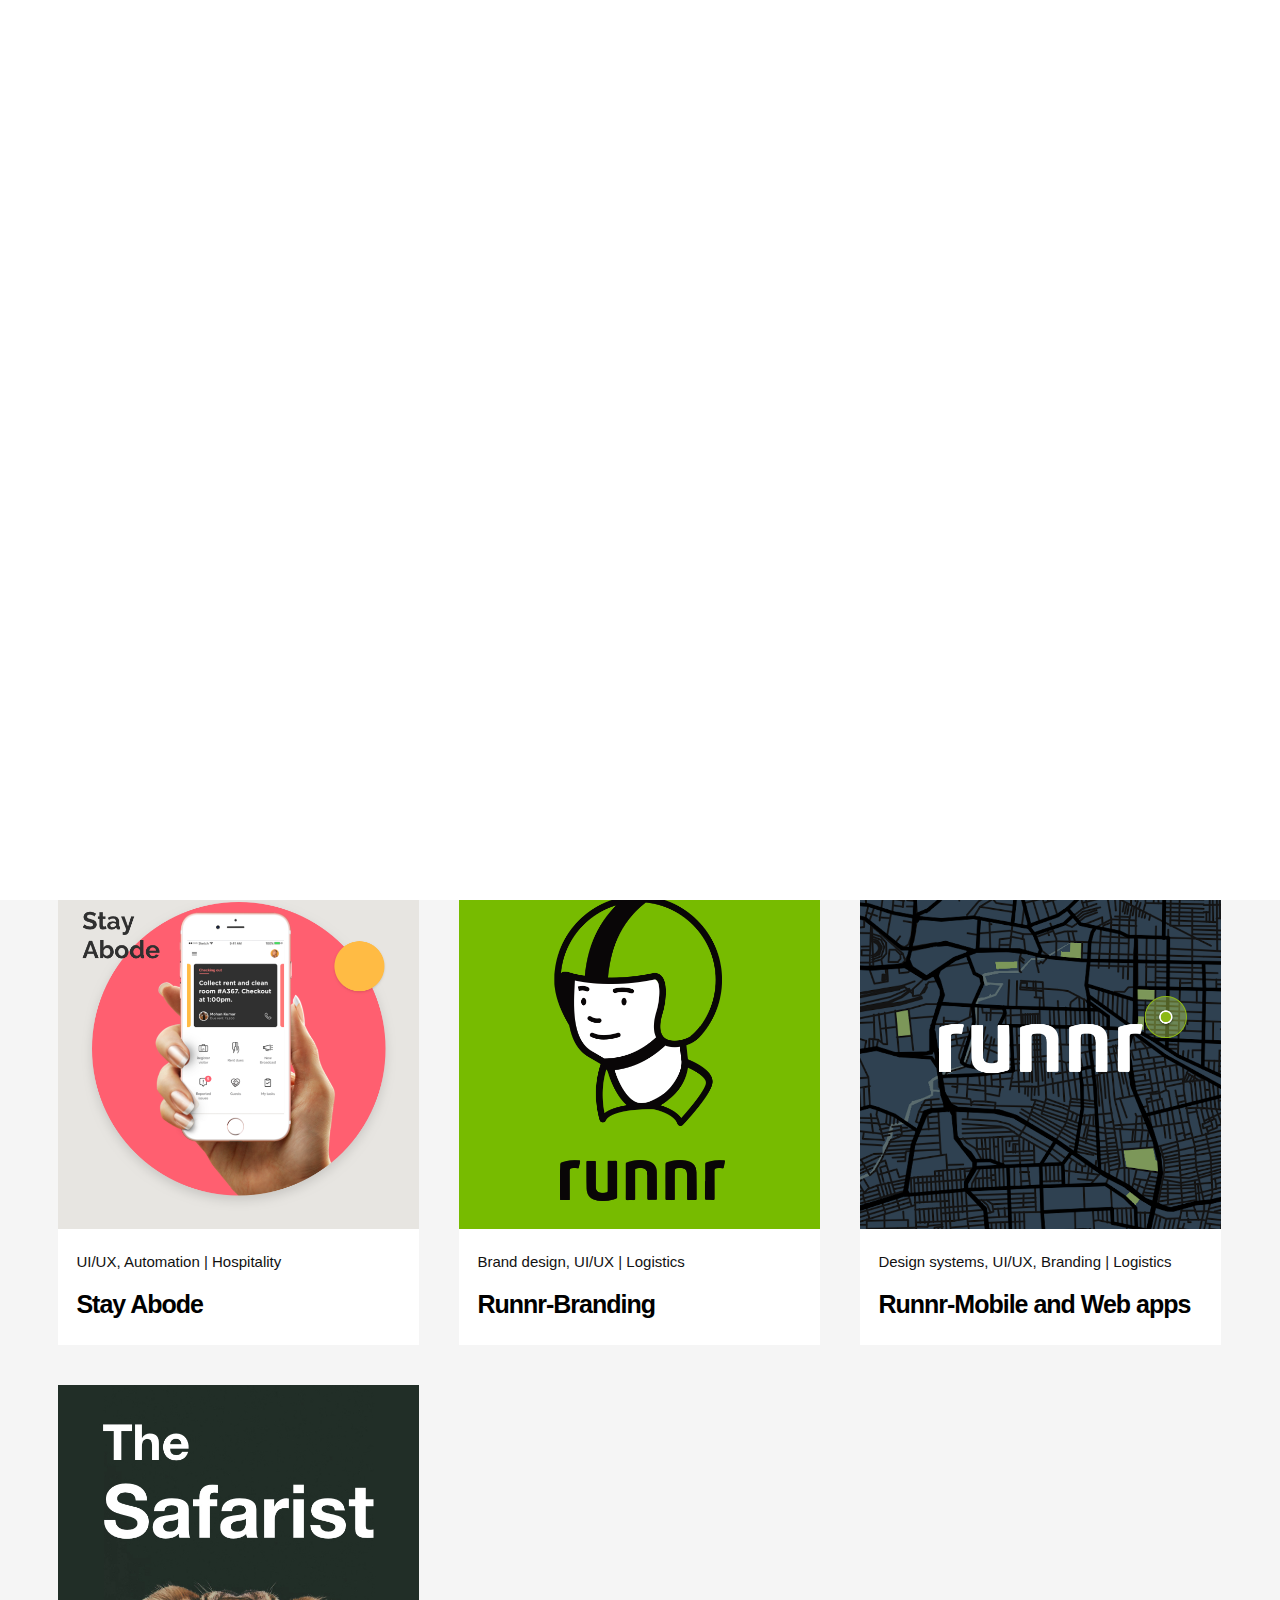
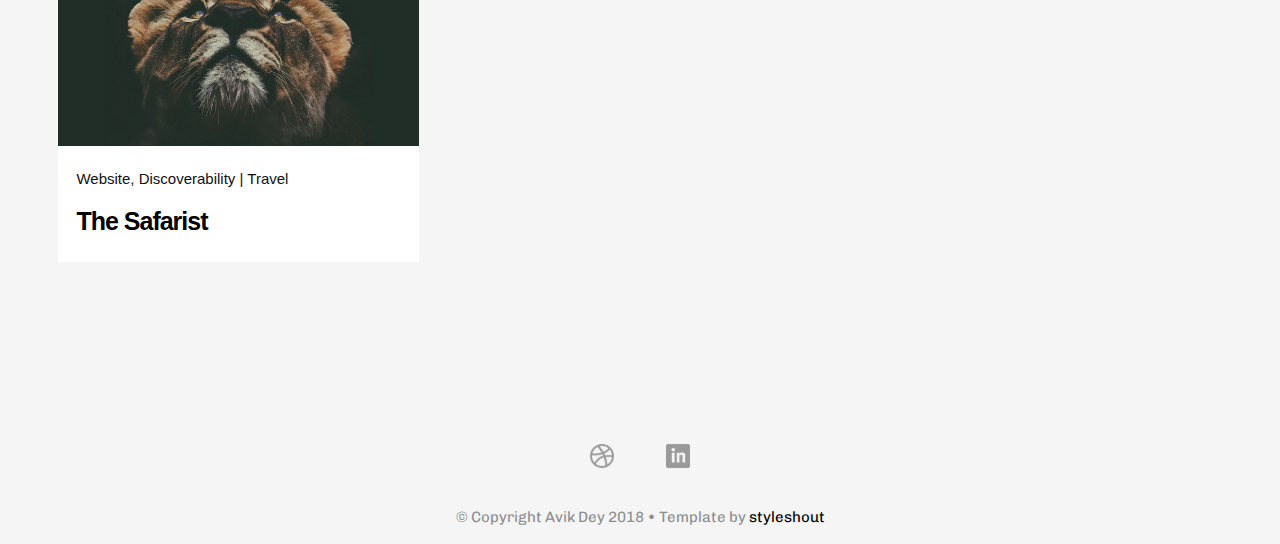
<file: index.html>
<!DOCTYPE html>
<!--[if IE 8 ]><html class="no-js oldie ie8" lang="en"> <![endif]-->
<!--[if IE 9 ]><html class="no-js oldie ie9" lang="en"> <![endif]-->
<!--[if (gte IE 9)|!(IE)]><!--><html class="no-js" lang="en"> <!--<![endif]-->
<head>

   <!-- Global site tag (gtag.js) - Google Analytics -->
<script async src="https://www.googletagmanager.com/gtag/js?id=UA-118251757-1"></script>
<script>
  window.dataLayer = window.dataLayer || [];
  function gtag(){dataLayer.push(arguments);}
  gtag('js', new Date());

  gtag('config', 'UA-118251757-1');
</script>


   <!--- basic page needs
   ================================================== -->
   <meta charset="utf-8">
   <title>Avik Dey-UI/UX Designer-Portfolio</title>
   <meta name="description" content="Product Designer, Helsinki, Smartly.io, Consulting"
   <meta name="author" content="Avik Dey">

   <!-- mobile specific metas
   ================================================== -->
	<meta name="viewport" content="width=device-width, initial-scale=1, maximum-scale=1">

 	<!-- CSS
   ================================================== -->
   <link rel="stylesheet" href="css/base.css">
   <link rel="stylesheet" href="css/vendor.css">  
   <link rel="stylesheet" href="css/main.css">
        

   <!-- script
   ================================================== -->
	<script src="js/modernizr.js"></script>
	<script src="js/pace.min.js"></script>

   <!-- favicons
	================================================== -->
	<link rel="shortcut icon" href="favicon.ico" type="image/x-icon">
	<link rel="icon" href="favicon.ico" type="image/x-icon">

</head>

<body id="top">

	<!-- header 
   ================================================== -->
   <header class="short-header">   

      <div class="gradient-block"></div>  

      <div class="row header-content">

         <div class="logo">
            <a href="index.html">Avik Dey</a>
         </div>

         <nav id="main-nav-wrap">
            <ul class="main-navigation sf-menu">
               <li><a href="index.html" title="">Work</a></li> 
               <li><a href="about.html" title="">About</a></li>   
                                          
            </ul>
         </nav> <!-- end main-nav-wrap -->

         

         <div class="triggers">
            <a class="menu-toggle" href="#"><span>Menu</span></a>
         </div> <!-- end triggers -->  
         
      </div>         
      
   </header> <!-- end header -->


   <!-- masonry
   ================================================== -->


<section id="content-wrap" class="blog-single">
   <div class="row">

      <div class="col-twelve">
<div class="primary-content">
         <div class="author-profile">
                     <img src="images/avatars/dp.jpg" alt="">

                     <div class="about">
                        <h2><a href="about.html">Avik Dey</a></h2>
                     
                        <p style="font-size: 15px">I'm a Product Designer based in Helsinki, Finland. I work with businesses to research, strategize and design well-tested solutions. I'm currently open to work. <a href="mailto: 7avikdey@gmail.com" target="_blank">Get in touch</a>.</p>
                     </div>
            </div>
         </div>
      </div>
</section>

                  <!-- end of intro-->


   <section id="bricks">

      <div class="row masonry">


         <!-- brick-wrapper -->
         <div class="bricks-wrapper" style="position: relative; height: 2309.09px;">

            <div class="grid-sizer"></div>

            <article class="brick entry format-standard" style="position: absolute; left: 0%; top: 0px;">

               <div class="entry-thumb">
                  <a href="clearfunds.html" class="thumb-link">
                     <img src="images/thumbs/clearfunds.jpg" alt="clearfunds">                   
                  </a>
               </div>

               <div class="entry-text">
                  <div class="entry-header">

                     <div class="entry-meta">
                        <span class="cat-links">
                           Website, Tools | Investing                       
                        </span>        
                     </div>

                     <h1 class="entry-title"><a href="clearfunds.html"> Clearfunds</a></h1>
                     
                  </div>
            
               </div>

            </article> <!-- end article1 --> 

            <article class="brick entry format-standard" style="position: absolute; left: 33.2653%; top: 0px;">

               <div class="entry-thumb">
                  <a href="hotstar.html" class="thumb-link">
                     <img src="images/thumbs/hotstar.png" alt="hotstar">                   
                  </a>
               </div>

               <div class="entry-text">
                  <div class="entry-header">

                     <div class="entry-meta">
                        <span class="cat-links">
                           Design process, UI/UX | Streaming                       
                        </span>        
                     </div>

                     <h1 class="entry-title"><a href="hotstar.html"> Hotstar</a></h1>
                     
                  </div>
            
               </div>
               
            </article> <!-- end article2 -->

             <!-- end article -->

            <article class="brick entry" style="position: absolute; left: 66.6385%; top: 0px;">

               <div class="entry-thumb">
                  <a href="foolio.html" class="thumb-link">
                     <img src="images/thumbs/foolio.png" alt="foolio">                   
                  </a>
               </div>

               <div class="entry-text">
                  <div class="entry-header">

                     <div class="entry-meta">
                        <span class="cat-links">
                           UI/UX, Illustrations | Game              
                        </span>        
                     </div>

                     <h1 class="entry-title"><a href="foolio.html"> Foolio</a></h1>
                     
                  </div>
            
               </div>
               
            </article> <!-- end article3 -->

            <article class="brick entry" style="position: absolute; left: 0%; top: 682px;">

               <div class="entry-thumb">
                  <a href="abode.html" class="thumb-link">
                     <img src="images/thumbs/abode.png" alt="abode">                   
                  </a>
               </div>

               <div class="entry-text">
                  <div class="entry-header">

                     <div class="entry-meta">
                        <span class="cat-links">
                           UI/UX, Automation | Hospitality           
                        </span>        
                     </div>

                     <h1 class="entry-title"><a href="abode.html"> Stay Abode</a></h1>
                     
                  </div>
            
               </div>

               
            </article> <!-- end article4 --> 

             <!-- end article -->


            <article class="brick entry" style="position: absolute; left: 33.2653%; top: 752px;">

               <div class="entry-thumb">
                  <a href="runnrbranding.html" class="thumb-link">
                     <img src="images/thumbs/runnrbranding.png" alt="runnrbranding">                   
                  </a>
               </div>

               <div class="entry-text">
                  <div class="entry-header">

                     <div class="entry-meta">
                        <span class="cat-links">
                           Brand design, UI/UX | Logistics                       
                        </span>        
                     </div>

                     <h1 class="entry-title"><a href="runnrbranding.html"> Runnr-Branding</a></h1>
                     
                  </div>
            
               </div>

               
            </article> <!-- end article5-->

             <!-- end article -->

            <article class="brick entry" style="position: absolute; left: 33.2653%; top: 1465px;">

               
               <div class="entry-thumb">
                  <a href="runnrapps.html" class="thumb-link">
                     <img src="images/thumbs/runnrapps.png" alt="runnrapps">                   
                  </a>
               </div>

               <div class="entry-text">
                  <div class="entry-header">

                     <div class="entry-meta">
                        <span class="cat-links">
                           Design systems, UI/UX, Branding | Logistics                       
                        </span>        
                     </div>

                     <h1 class="entry-title"><a href="runnrapps.html"> Runnr-Mobile and Web apps</a></h1>
                     
                  </div>
            
               </div>



               
            </article> <!-- end article6 -->

            <article class="brick entry" style="position: absolute; left: 0%; top: 1511px;">

               <div class="entry-thumb">
                  <a href="safarist.html" class="thumb-link">
                     <img src="images/thumbs/safarist.jpg" alt="safarist">                   
                  </a>
               </div>

               <div class="entry-text">
                  <div class="entry-header">

                     <div class="entry-meta">
                        <span class="cat-links">
                           Website, Discoverability | Travel           
                        </span>        
                     </div>

                     <h1 class="entry-title"><a href="safarist.html"> The Safarist</a></h1>
                     
                  </div>
            
               </div>

               
            </article> <!-- end article7 -->

         </div> <!-- end brick-wrapper --> 

      </div> <!-- end row -->

      

   </section>

   
   <!-- footer
   ================================================== -->
   <footer>


      <div class="footer-bottom">
      	<div class="row">

            <div class="col-twelve">
               <div class="links">
                  <span>
                     <a href="https://dribbble.com/avikdey" target="_blank"><img src="dribbble.png" alt="dribbble"
                     width="48px" height="48px"></a>
                  </span>
                  <span>
                     <a href="
                     https://www.linkedin.com/in/deyavik/" target="_blank"><img src="linkedin.png" alt="Linkedin" width="48px" height="48px">
                  </a>
               </span>                
               </div>

               <div id="go-top">
                  <a class="smoothscroll" title="Back to Top" href="#top"><i class="icon icon-arrow-up"></i></a>
               </div>         
            </div>

         </div>

 <div class="col-twelve">
      		

            <div class="col-twelve">
	      		<div class="copyright">
                  <span>© Copyright Avik Dey 2018  • </span> 
                  <span>Template by <a href="http://www.styleshout.com/">styleshout</a></span>                
               </div>

		         <div id="go-top">
		            <a class="smoothscroll" title="Back to Top" href="#top"><i class="icon icon-arrow-up"></i></a>
		         </div>         
	      	</div>

      	</div> 
      </div> 
   </footer>  
   <!-- end footer-bottom -->  


   <div id="preloader"> 
    	<div id="loader"></div>
   </div> 

   <!-- Java Script
   ================================================== --> 
   <script src="js/jquery-2.1.3.min.js"></script>
   <script src="js/plugins.js"></script>
   <script src="js/main.js"></script>

</body>

</html>
</file>
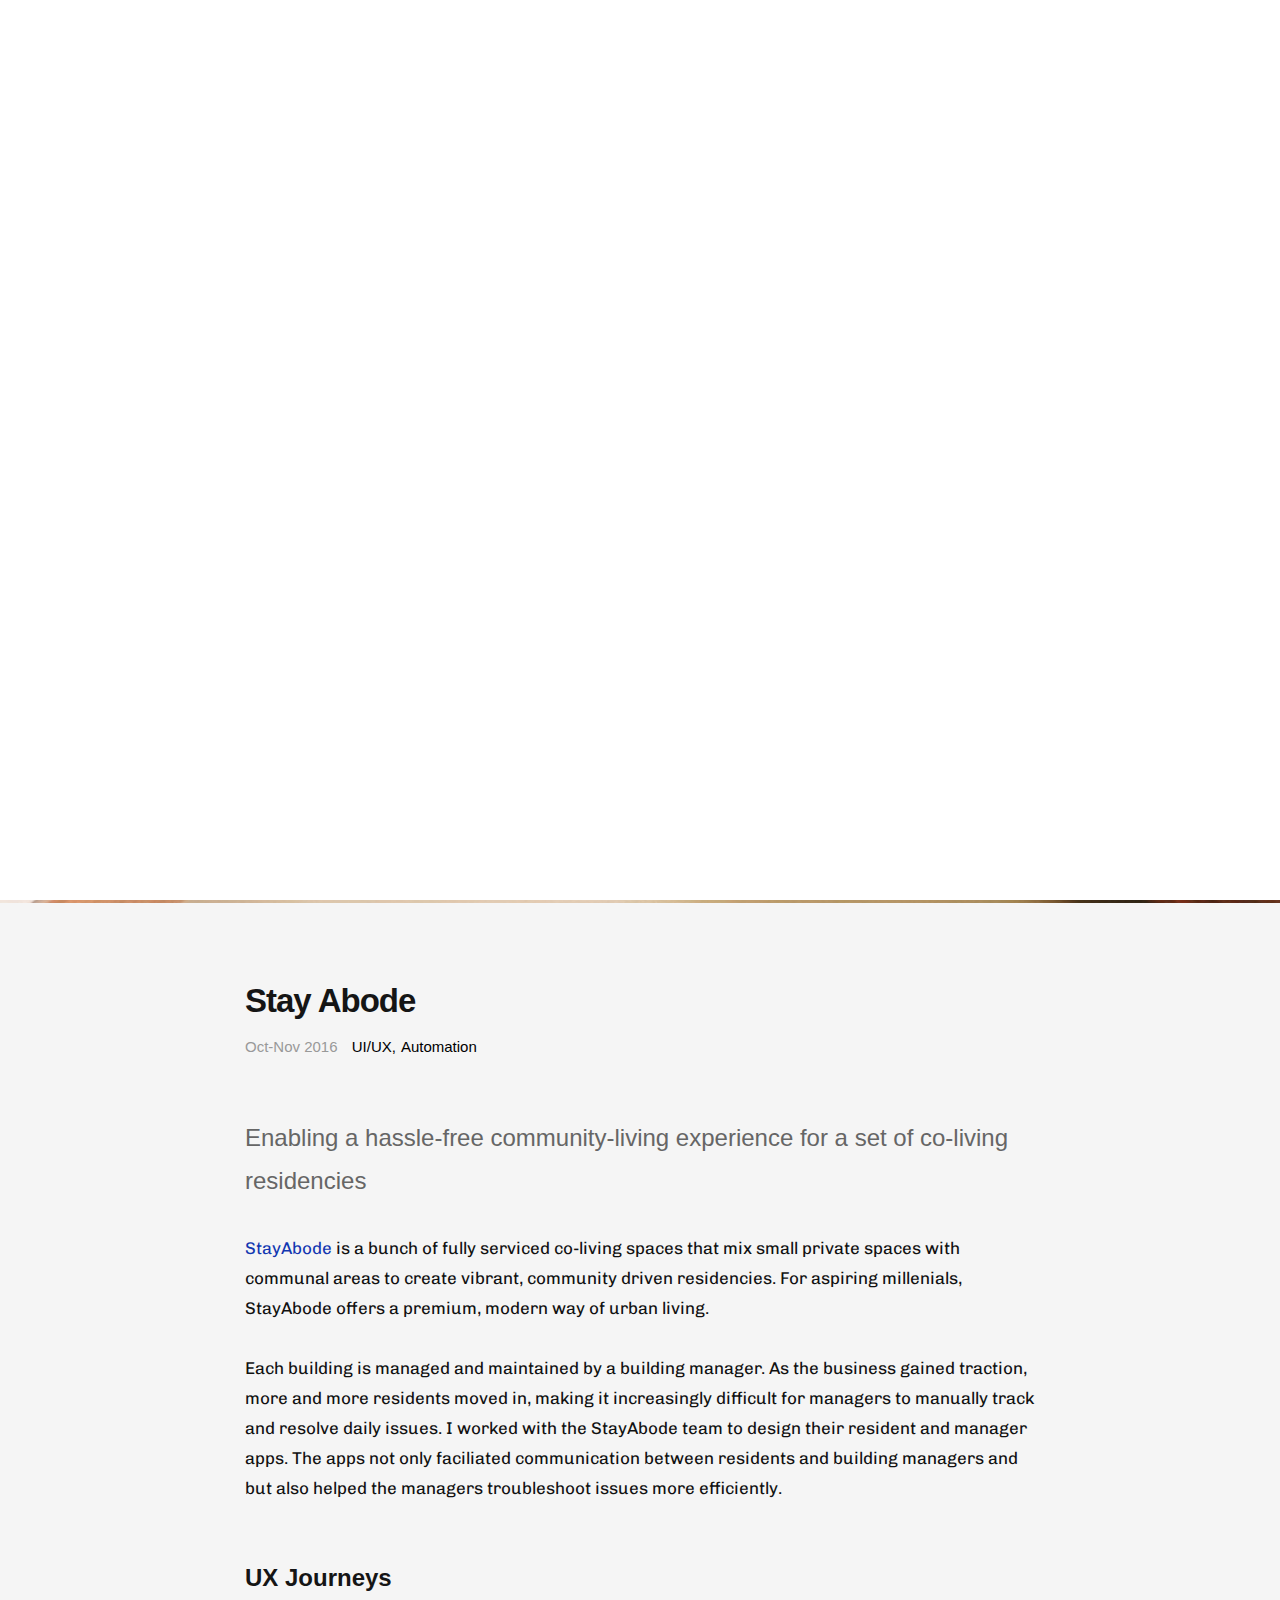
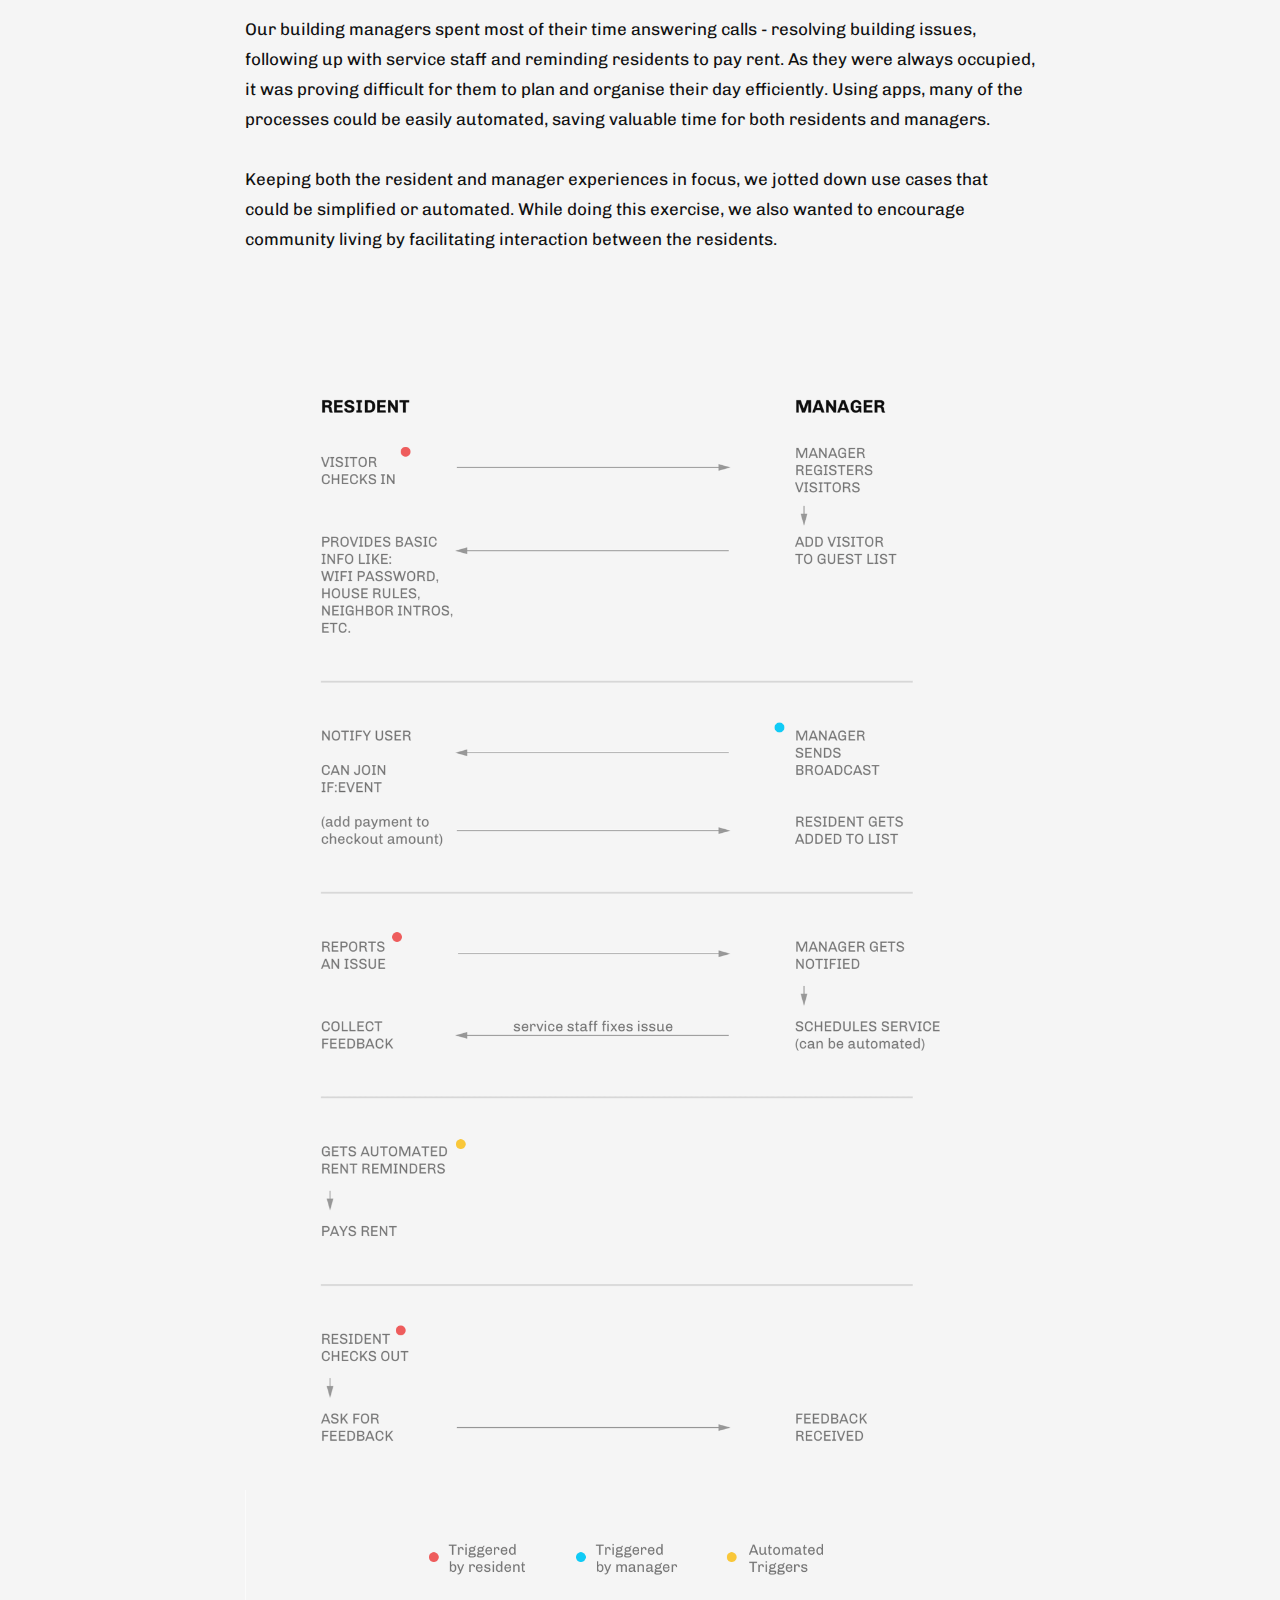
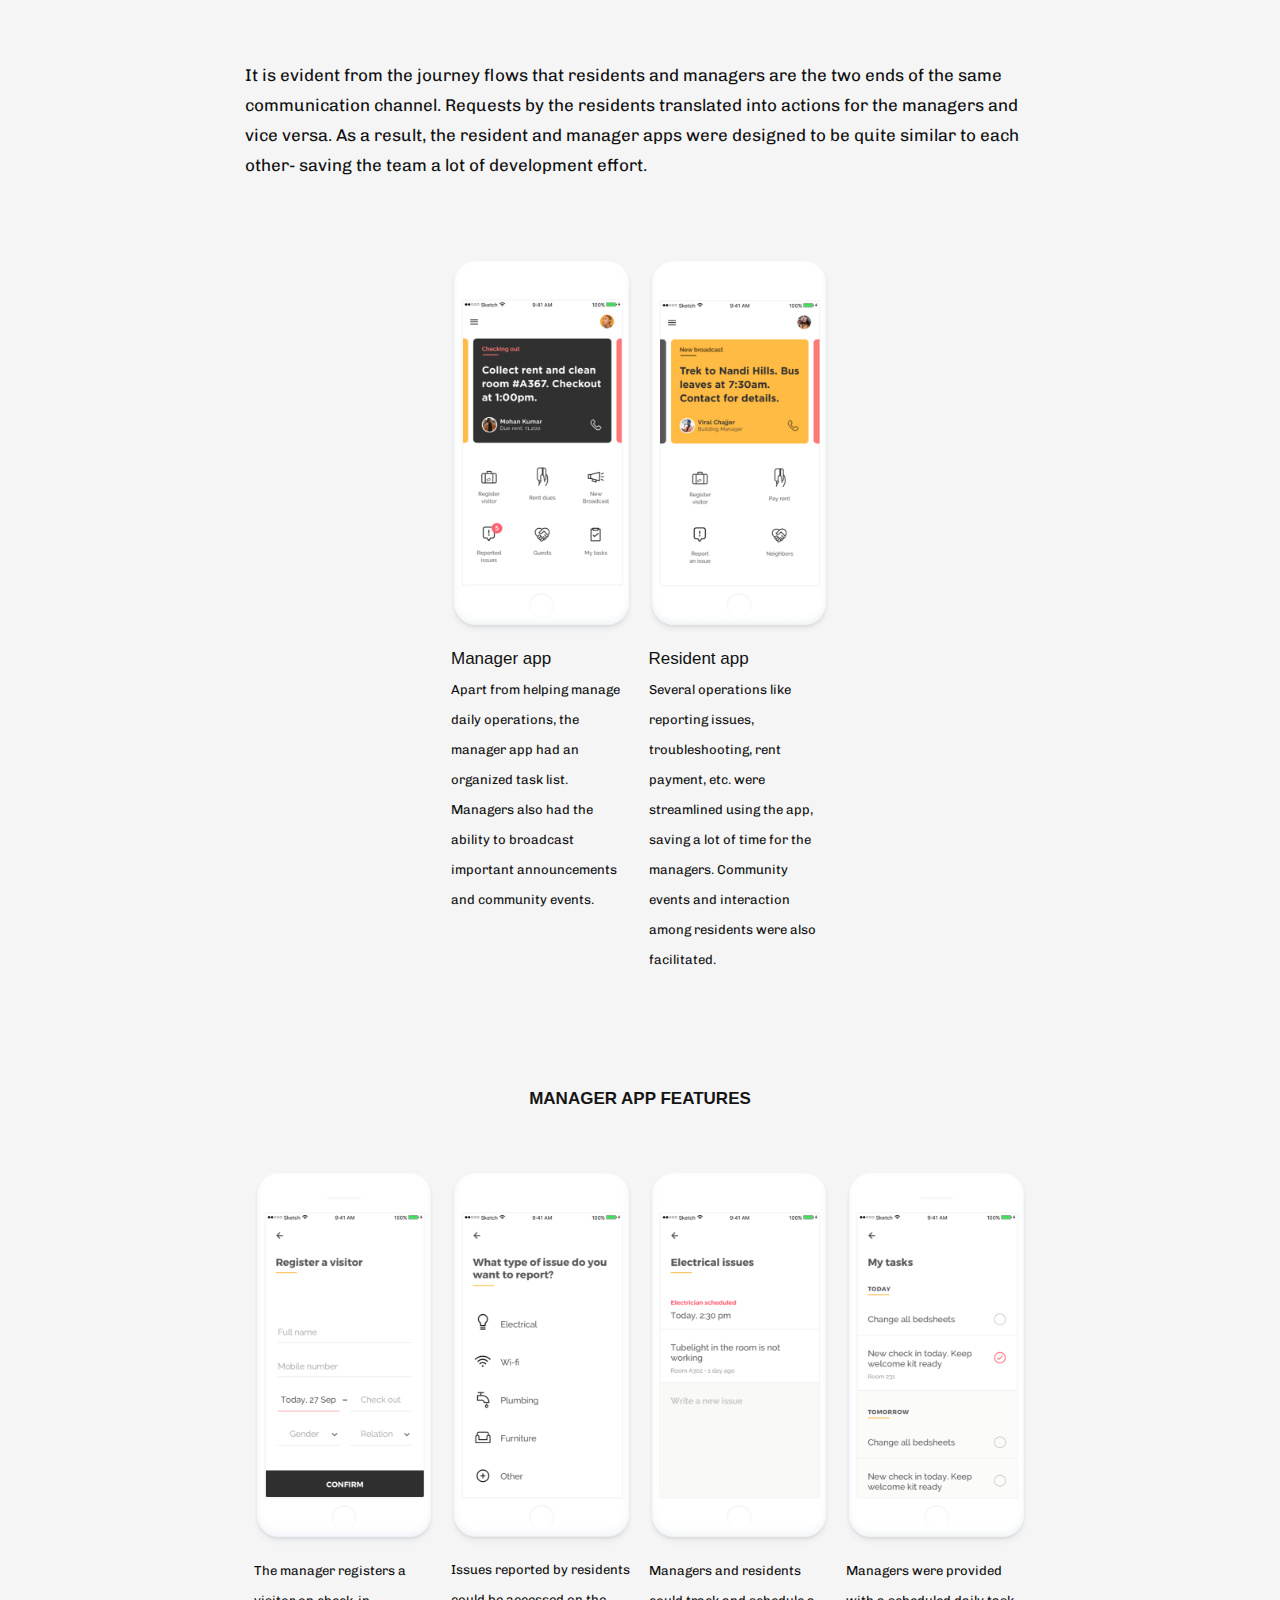
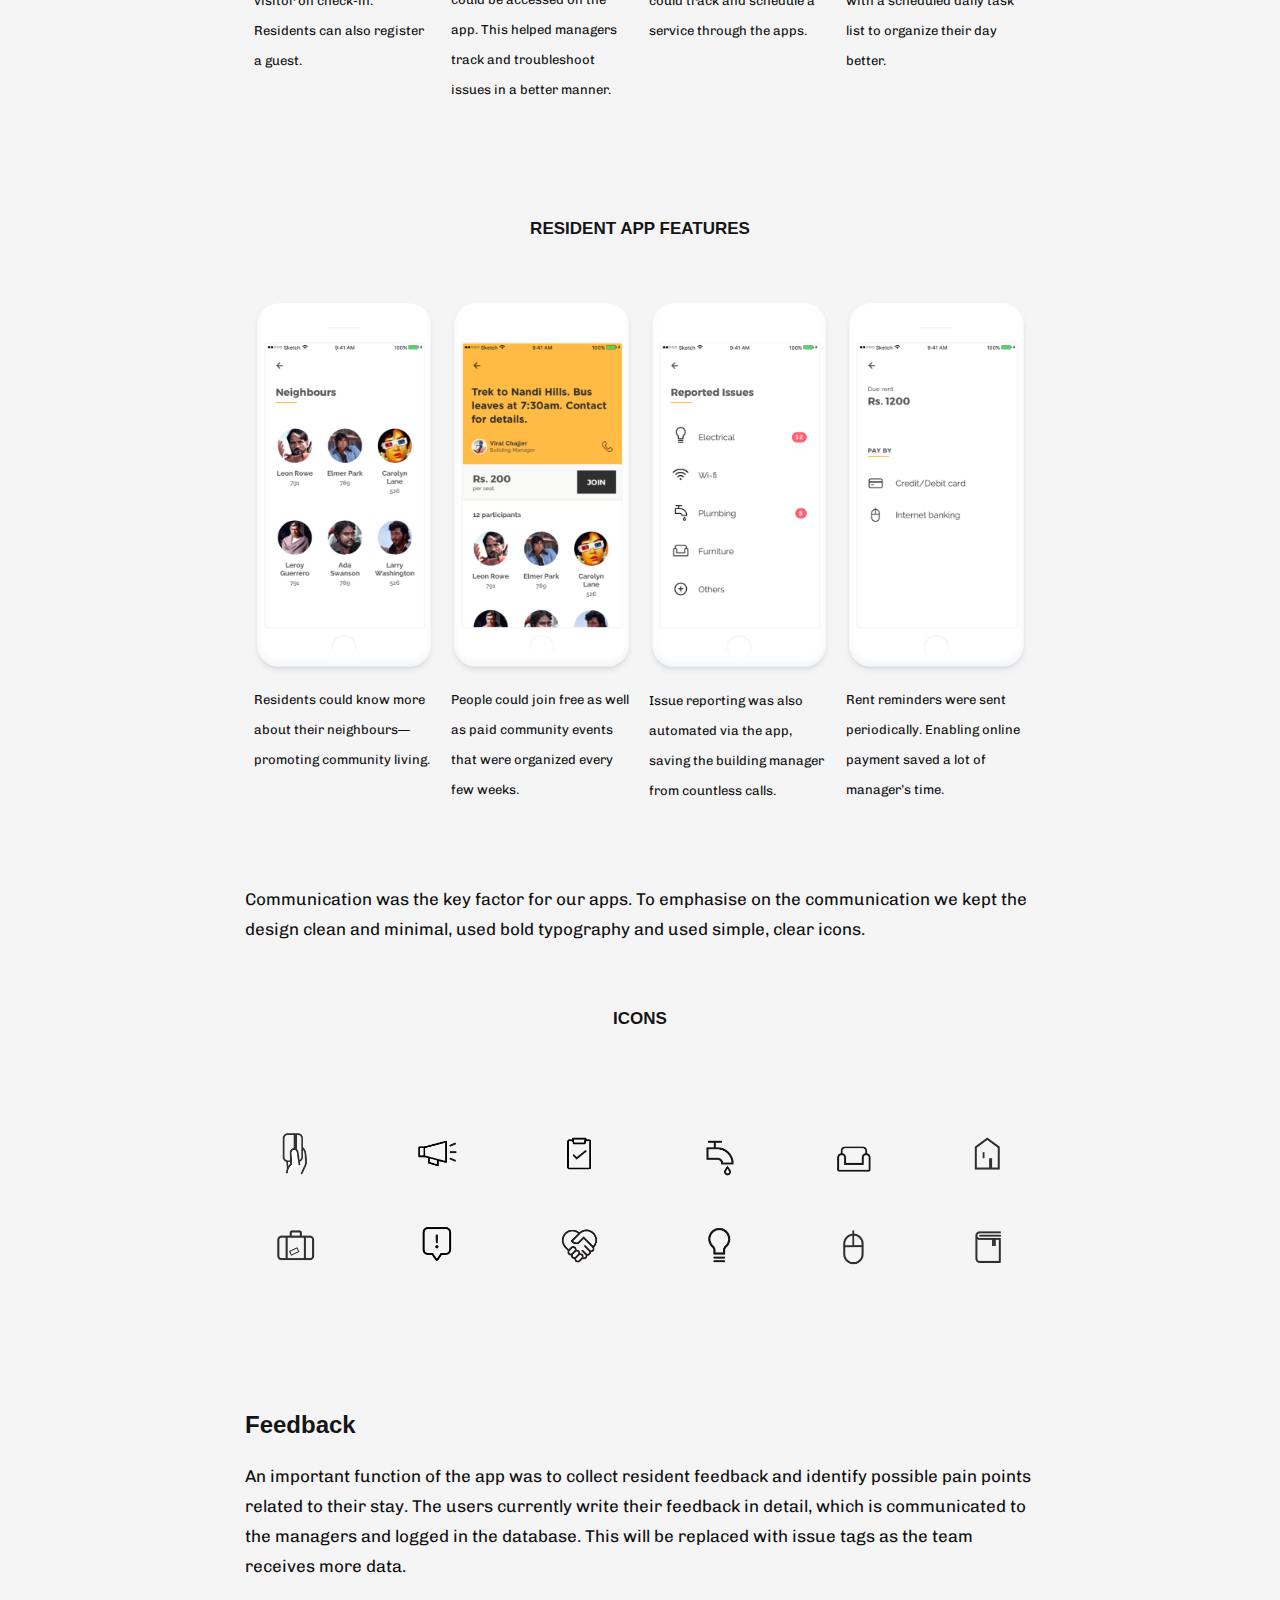
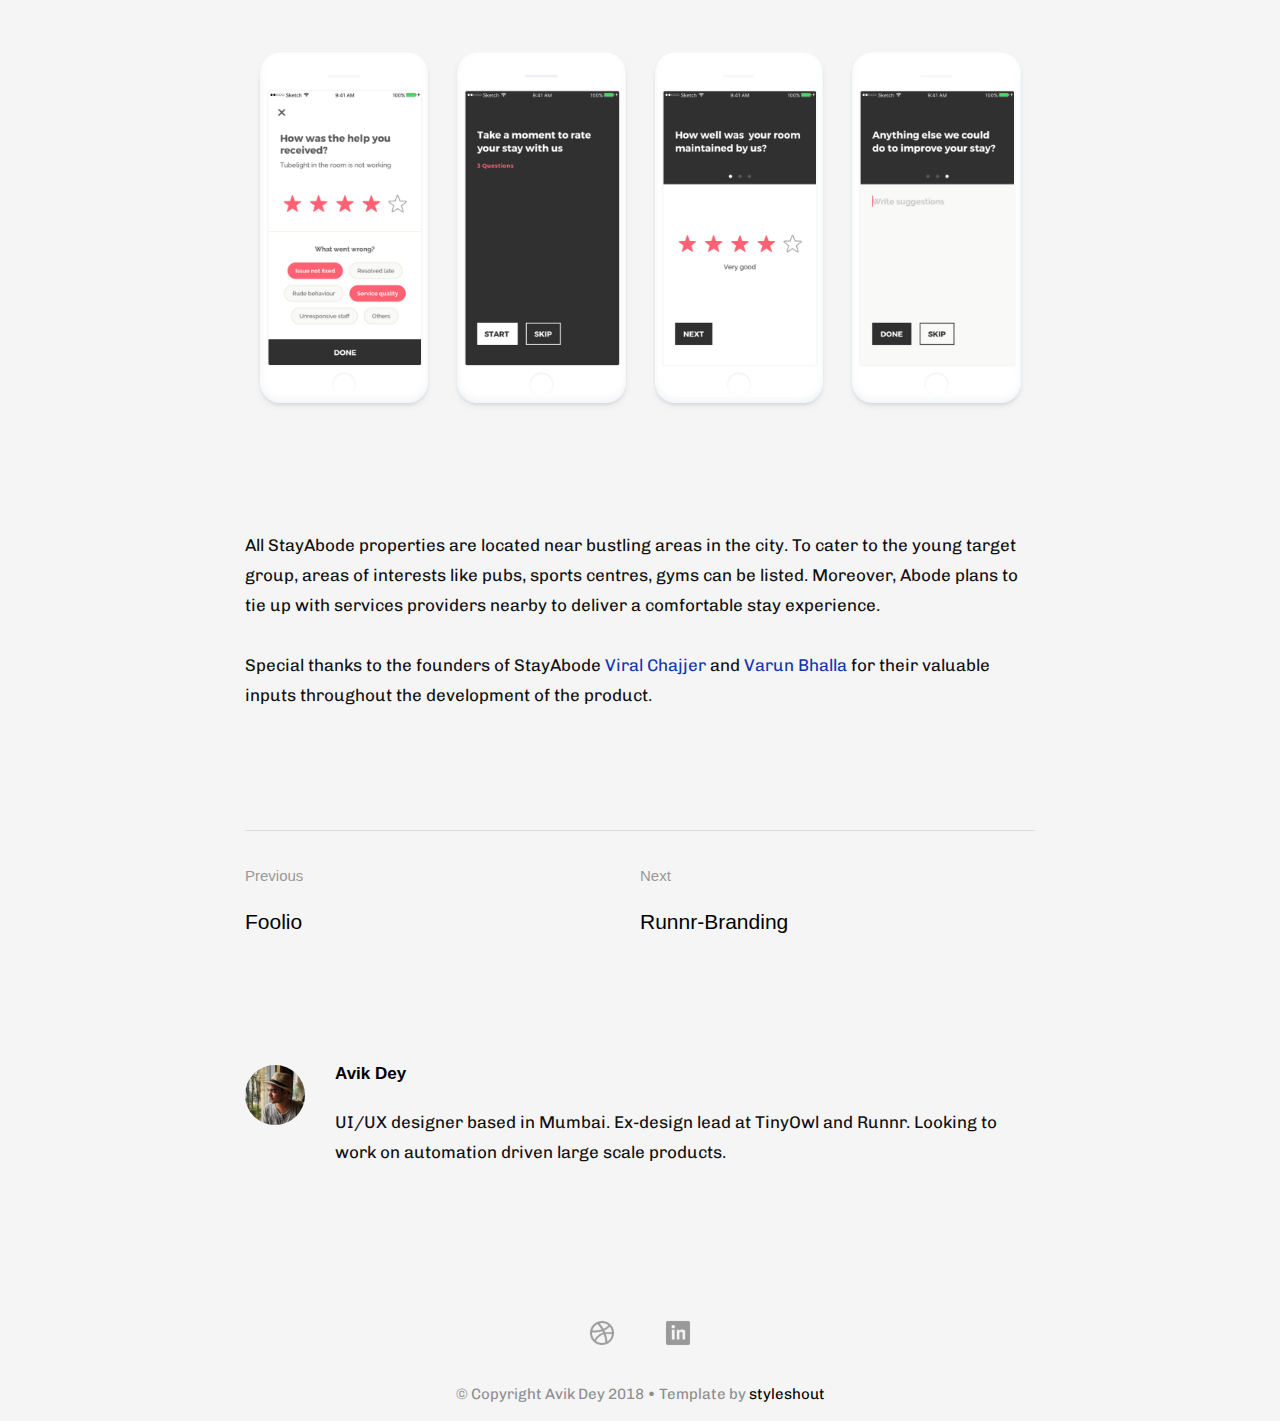
<file: abode.html>
<!DOCTYPE html>
<!--[if IE 8 ]><html class="no-js oldie ie8" lang="en"> <![endif]-->
<!--[if IE 9 ]><html class="no-js oldie ie9" lang="en"> <![endif]-->
<!--[if (gte IE 9)|!(IE)]><!--><html class="no-js" lang="en"> <!--<![endif]-->
<head>

   <!--- basic page needs
   ================================================== -->
   <meta charset="utf-8">
	<title>Stay Abode-Avik Dey-UI/UX Designer</title>
	<meta name="description" content="Enabling a hassle-free community-living experience for a set of co-living residencies">  
	<meta name="author" content="">

   <!-- mobile specific metas
   ================================================== -->
	<meta name="viewport" content="width=device-width, initial-scale=1, maximum-scale=1">

 	<!-- CSS
   ================================================== -->
   <link rel="stylesheet" href="css/base.css">
   <link rel="stylesheet" href="css/vendor.css">  
   <link rel="stylesheet" href="css/main.css">
        

   <!-- script
   ================================================== -->
	<script src="js/modernizr.js"></script>
	<script src="js/pace.min.js"></script>

   <!-- favicons
	================================================== -->
	<link rel="shortcut icon" href="favicon.ico" type="image/x-icon">
	<link rel="icon" href="favicon.ico" type="image/x-icon">

</head>

<body id="top">

	<!-- header 
   ================================================== -->
   <header class="short-header">   

      <div class="gradient-block"></div>  

      <div class="row header-content">

         <div class="logo">
            <a href="index.html">Avik Dey</a>
         </div>

         <nav id="main-nav-wrap">
            <ul class="main-navigation sf-menu">
               <li><a href="index.html" title="">Work</a></li> 
               <li><a href="about.html" title="">About</a></li>   
                                           
            </ul>
         </nav> <!-- end main-nav-wrap -->

         

         <div class="triggers">
            <a class="menu-toggle" href="#"><span>Menu</span></a>
         </div> <!-- end triggers -->  
         
      </div>         
      
   </header> <!-- end header -->

   <!-- content
   ================================================== -->
   <figure class='full-widthimg'>
    <img src=images/abode/cover.jpg alt=“abodecover“ width=100%>
  </figure>

   <section id="content-wrap" class="blog-single">
   	<div class="row">
   		<div class="col-twelve">

   			<article class="format-standard">  

					<div class="primary-content">

						<h1 class="page-title">Stay Abode</h1>	

						<ul class="entry-meta">
							<li class="date">Oct-Nov 2016</li>						
							<li class="cat"><a href="#">UI/UX</a><a href="#">Automation</a></li>				
						</ul>						

						<p class="lead">Enabling a hassle-free community-living experience for a set of co-living residencies</p> 
						<p> <a href="https://stayabode.com/" target="_blank">StayAbode</a> is a bunch of fully serviced co-living spaces that mix small private spaces with communal areas to create vibrant, community driven residencies. For aspiring millenials, StayAbode offers a premium, modern way of urban living. 
</p>
<p>
Each building is managed and maintained by a building manager. As the business gained traction, more and more residents moved in, making it increasingly difficult for managers to manually track and resolve daily issues. I worked with the StayAbode team to design their resident and manager apps. The apps not only faciliated communication between residents and building managers and but also helped the managers troubleshoot issues more efficiently.
</p>


						<br>
            						<h2>UX Journeys</h2>
                        <p>

Our building managers spent most of their time answering calls - resolving building issues, following up with service staff and reminding residents to pay rent. As they were always occupied, it was proving difficult for them to plan and organise their day efficiently. Using apps, many of the processes could be easily automated, saving valuable time for both residents and managers.</p>

<p>Keeping both the resident and manager experiences in focus, we jotted down use cases that could be simplified or automated. While doing this exercise, we also wanted to encourage community living by facilitating interaction between the residents.</p>
                        

                        <div id="content-wrap" class="styles">

    <div class="row narrow add-bottom text-center">

   <div class="col-twelve tab-full">
<img src=images/abode/flow.png alt=“appflow” align="center" width="100%">
</div>
</div>
</div>
						<p>It is evident from the journey flows that residents and managers are the two ends of the same communication channel. Requests by the residents translated into actions for the managers and vice versa. As a result, the resident and manager apps were designed to be quite similar to each other- saving the team a lot of development effort.</p>

					
<h4 style="text-align: center; margin-top: 40px;">   </h4>
               

               <div class="card-grid">
             
             <div class="card-wrap">
    <div class="card" style="padding-bottom: 0">
      <img style="margin: 0" src=images/abode/blank.png width="100%"> 
      
   
    </div>
  </div>

  <div class="card-wrap">
    <div class="card">
      <img style="margin-bottom: 0"src=images/abode/mgr1.png alt=“managerapp” width="100%"> 
      <p style="font-size: 13px"><b>Manager app</b>

    <br>
    Apart from helping manage daily operations, the manager app had an organized task list. Managers also had the ability to broadcast important announcements and community events.</p>
   
    </div>
  </div>

  <div class="card-wrap">
    <div class="card">
      <img style="margin-bottom: 0" src=images/abode/res1.png alt=“residentapp” width="100%"> 
      <p style="font-size: 13px">

        <b>Resident app</b>

    <br>
    Several operations like reporting issues, troubleshooting, rent payment, etc. were streamlined using the app, saving a lot of time for the managers. Community events and interaction among residents were also facilitated.</p>
    </div>
  
</div>
</div>


<br>
<div>
<h4 style="text-align: center"> MANAGER APP FEATURES </h4>
</div>
<div class="card-grid">
<div class="card-wrap">
    <div class="card">
      <img style="margin-bottom: 0" src=images/abode/mob1.png alt=“mob1” width="100%"> 
      <p style="font-size: 13px">
    The manager registers a visitor on check-in. Residents can also register a guest.</p>

</div>
</div>

<div class="card-wrap">
    <div class="card">
      <img style="margin-bottom: 0" src=images/abode/mob2.png alt=“mob2” width="100%"> 
      <p style="font-size: 13px">
    Issues reported by residents could be accessed on the app. This helped managers track and troubleshoot issues in a better manner.</p>

</div>
</div>

<div class="card-wrap">
    <div class="card">
      <img style="margin-bottom: 0" src=images/abode/mob3.png alt=“mob3” width="100%"> 
      <p style="font-size: 13px">
    Managers and residents could track and schedule a service through the apps. </p>

</div>
</div>

<div class="card-wrap">
    <div class="card">
      <img style="margin-bottom: 0" src=images/abode/mob4.png alt=“mob4” width="100%"> 
      <p style="font-size: 13px">
    Managers were provided with a scheduled daily task list to organize their day better. </p>

</div>
</div>
</div>

<br>
<div>
<h4 style="text-align: center"> RESIDENT APP FEATURES </h4>
</div>
<div class="card-grid">
<div class="card-wrap">
    <div class="card">
      <img style="margin-bottom: 0" src=images/abode/mob5.png alt=“mob5” width="100%"> 
      <p style="font-size: 13px">
    Residents could know more about their neighbours—promoting community living. </p>

</div>
</div>

<div class="card-wrap">
    <div class="card">
      <img style="margin-bottom: 0" src=images/abode/mob6.png alt=“mob6” width="100%"> 
      <p style="font-size: 13px">
    People could join free as well as paid community events that were organized every few weeks. </p>

</div>
</div><div class="card-wrap">
    <div class="card">
      <img style="margin-bottom: 0" src=images/abode/mob7.png alt=“mob7” width="100%"> 
      <p style="font-size: 13px">
    Issue reporting was also automated via the app, saving the building manager from countless calls. </p>

</div>
</div><div class="card-wrap">
    <div class="card">
      <img style="margin-bottom: 0" src=images/abode/mob8.png alt=“mob8” width="100%"> 
      <p style="font-size: 13px">
    Rent reminders were sent periodically. Enabling online payment saved a lot of manager’s time. </p>

</div>
</div>
</div>

<p>
    Communication was the key factor for our apps. To emphasise on the communication we kept the design clean and minimal, used bold typography and used simple, clear icons.
 </p>
<br>
<div> 
  <h4 style="text-align: center"> ICONS </h4>

<img style="margin-bottom:0" src="images/abode/icons.png" alt="icons" width="100%">

</div>
<div>
<p>
<br>
 
<br>
</p>
</div>

         <div>
<h2>Feedback</h2>
<p>An important function of the app was to collect resident feedback and identify possible pain points related to their stay. The users currently write their feedback in detail, which is communicated to the managers and logged in the database. This will be replaced with issue tags as the team receives more data.

</p>

<div class="card-grid">
<div class="card-wrap">
    <div class="card">
      <img style="margin-bottom: 0" src=images/abode/feed0.png alt=“feedback0” width="100%"> 
      

</div>
</div>

<div class="card-wrap">
    <div class="card">
      <img style="margin-bottom: 0" src=images/abode/feed1.png alt=“feedback1” width="100%"> 
      

</div>
</div>

<div class="card-wrap">
    <div class="card">
      <img style="margin-bottom: 0" src=images/abode/feed2.png alt=“feedback2” width="100%">
      

</div>
</div>

<div class="card-wrap">
    <div class="card">
      <img style="margin-bottom: 0" src=images/abode/feed3.png alt=“feedback3” width="100%"> 
      

</div>
</div>
</div>

            <p>
               <br>
               <br>
               All StayAbode properties are located near bustling areas in the city. To cater to the young target group, areas of interests like pubs, sports centres, gyms can be listed. Moreover, Abode plans to tie up with services providers nearby to deliver a comfortable stay experience.
<br>
<br>
Special thanks to the founders of StayAbode <a href="https://www.linkedin.com/in/viral-chhajer-a4ba59a3/" target="_blank">Viral Chajjer</a> and <a href="https://www.linkedin.com/in/bhallavarun/" target="_blank">Varun Bhalla</a> for their valuable inputs throughout the development of the product.
<br>



                        

               </div> <!-- end entry-primary -->
	  			   
               <div class="pagenav group">

                  <div class="prev-nav">
                     <a href="foolio.html" rel="prev">
                        <span>Previous</span>
                        Foolio 
                     </a>
                  </div>
                  <div class="next-nav">
                     <a href="runnrbranding.html" rel="next">
                        <span>Next</span>
                        Runnr-Branding 
                     </a>
                  </div>               
               </div>


	  				<div class="author-profile">
		  			   	<a href="about.html"> <img src="images/avatars/dp.jpg" alt="avatar"></a>

		  			   	<div class="about">
		  			   		<h4><a href="about.html">Avik Dey</a></h4>
		  			   	
		  			   		<p>UI/UX designer based in Mumbai. Ex-design lead at TinyOwl and Runnr. Looking to work on automation driven large scale products.
		  			   		</p>

		  			   	
		  			   	</div>
		  			   </div> <!-- end author-profile -->	

				</article>
   		

			</div> <!-- end col-twelve -->
   	</div> <!-- end row -->

   </section> <!-- end content -->


   <!-- footer
   ================================================== -->
   <footer>


      <div class="footer-bottom">
      	<div class="row">

            <div class="col-twelve">
               <div class="links">
                  <span>
                     <a href="https://dribbble.com/avikdey" target="_blank"><img src="dribbble.png" alt="dribbble"
                     width="48px" height="48px"></a>
                  </span>
                  <span>
                     <a href="
                     https://www.linkedin.com/in/deyavik/" target="_blank"><img src="linkedin.png" alt="Linkedin" width="48px" height="48px">
                  </a>
               </span>                
               </div>

               <div id="go-top">
                  <a class="smoothscroll" title="Back to Top" href="#top"><i class="icon icon-arrow-up"></i></a>
               </div>         
            </div>

         </div>

 <div class="col-twelve">
      		

            <div class="col-twelve">
	      		<div class="copyright">
                  <span>© Copyright Avik Dey 2018  • </span> 
                  <span>Template by <a href="http://www.styleshout.com/">styleshout</a></span>                
               </div>

		         <div id="go-top">
		            <a class="smoothscroll" title="Back to Top" href="#top"><i class="icon icon-arrow-up"></i></a>
		         </div>         
	      	</div>

      	</div> 
      </div> 
   </footer>  
   <!-- end footer-bottom -->  

   <div id="preloader"> 
    	<div id="loader"></div>
   </div> 

   <!-- Java Script
   ================================================== --> 
   <script src="js/jquery-2.1.3.min.js"></script>
   <script src="js/plugins.js"></script>
   <script src="js/main.js"></script>

</body>

</html>
</file>
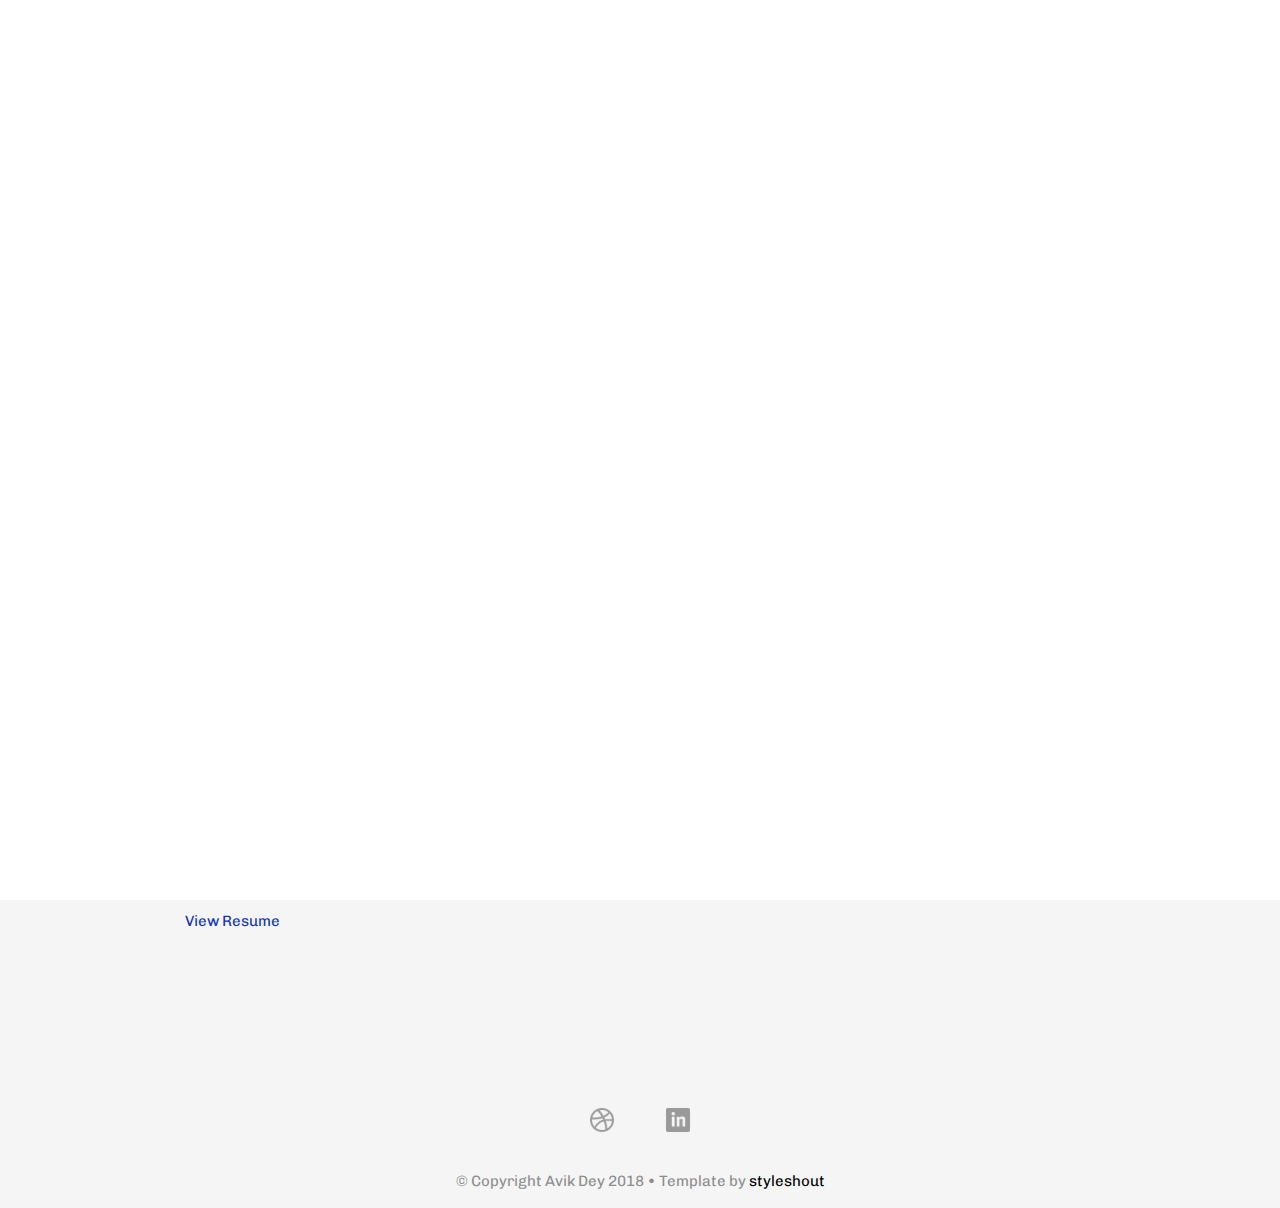
<file: about.html>
<!DOCTYPE html>
<!--[if IE 8 ]><html class="no-js oldie ie8" lang="en"> <![endif]-->
<!--[if IE 9 ]><html class="no-js oldie ie9" lang="en"> <![endif]-->
<!--[if (gte IE 9)|!(IE)]><!--><html class="no-js" lang="en"> <!--<![endif]-->
<head>

   <!--- basic page needs
   ================================================== -->
   <meta charset="utf-8">
   <title>About-Avik Dey-UI/UX Designer</title>
   <meta name="description" content= "UI/UX designer, Helsinki, Finland, Smartly.io, Product Designer"
   <meta name="author" content="Avik Dey">

   <!-- mobile specific metas
   ================================================== -->
   <meta name="viewport" content="width=device-width, initial-scale=1, maximum-scale=1">

   <!-- CSS
   ================================================== -->
   <link rel="stylesheet" href="css/base.css">
   <link rel="stylesheet" href="css/vendor.css">  
   <link rel="stylesheet" href="css/main.css">
        

   <!-- script
   ================================================== -->
   <script src="js/modernizr.js"></script>
   <script src="js/pace.min.js"></script>

   <!-- favicons
   ================================================== -->
   <link rel="shortcut icon" href="favicon.ico" type="image/x-icon">
   <link rel="icon" href="favicon.ico" type="image/x-icon">

</head>

<body id="top">

   <!-- header 
   ================================================== -->
   <header class="short-header">   

      <div class="gradient-block"></div>  

      <div class="row header-content">

         <div class="logo">
            <a href="index.html">Avik Dey</a>
         </div>

         <nav id="main-nav-wrap">
            <ul class="main-navigation sf-menu">
               <li><a href="index.html" title="">Work</a></li> 
               <li><a href="about.html" title="">About</a></li>   
                                           
            </ul>
         </nav> <!-- end main-nav-wrap -->

         

         <div class="triggers">
            <a class="menu-toggle" href="#"><span>Menu</span></a>
         </div> <!-- end triggers -->  
         
      </div>         
      
   </header> <!-- end header -->


   <!-- content
   ================================================== -->
   <div id="content-wrap" class="styles">

   	

     	<div class="row">

     		<div class="col-twelve">

	      <div>

      		
      		<img src="images/team.jpg"><p style="font-size: 12px; line-height: 13px">Me and my team at TinyOwl, 2015 
      		• Image credits: Getty images/Bloomberg</p>

      	</div>
	        <h3>About</h3>

		      <p style="font-size: 15px">I am a Product Designer specializing in building tools for the web. An Engineer by education, I began my design career in 2014, Indian Startup Ecosystem. Since then, I've built and led teams, improved ways of working, and helped define product strategies for a wide range of businesses. 
<br>
For the last 4 years, I helped build a suite of advertizing products at <a href="http://smartly.io/" target="_blank">Smartly.io</a> - a SaaS company with clients like Uber, Under Armour, Walmart, KLM, and more. Most recently, I focussed on building Smartly's Design system that supports 20 designers and 170+ developers.


<p style="font-size: 15px">I'm available for work, <a href="mailto:7avikdey@gmail.com" target="_blank">get in touch.</a></p>

<p style="font-size: 15px"><a href="https://www.notion.so/avikdey/Avik-Dey-4db43251dda94578a7f24843352c5039" target="_blank"">View Resume</a></p>



		</div> <!-- end row -->
		   

   </div>
   
  <!-- footer
   ================================================== -->
   <footer>


      <div class="footer-bottom">
         <div class="row">

            <div class="col-twelve">
               <div class="links">
                  <span>
                     <a href="https://dribbble.com/avikdey" target="_blank"><img src="dribbble.png" alt="dribbble"
                     width="48px" height="48px"></a>
                  </span>
                  <span>
                     <a href="
                     https://www.linkedin.com/in/deyavik/" target="_blank"><img src="linkedin.png" alt="Linkedin" width="48px" height="48px">
                  </a>
               </span>                
               </div>

               <div id="go-top">
                  <a class="smoothscroll" title="Back to Top" href="#top"><i class="icon icon-arrow-up"></i></a>
               </div>         
            </div>

         </div>

 <div class="col-twelve">
            

            <div class="col-twelve">
               <div class="copyright">
                  <span>© Copyright Avik Dey 2018  • </span> 
                  <span>Template by <a href="http://www.styleshout.com/">styleshout</a></span>                
               </div>

               <div id="go-top">
                  <a class="smoothscroll" title="Back to Top" href="#top"><i class="icon icon-arrow-up"></i></a>
               </div>         
            </div>

         </div> 
      </div> 
   </footer>  
   <!-- end footer-bottom -->  

   <div id="preloader"> 
    	<div id="loader"></div>
   </div> 

   <!-- Java Script
   ================================================== --> 
   <script src="js/jquery-2.1.3.min.js"></script>
   <script src="js/plugins.js"></script>
   <script src="js/main.js"></script>

</body>

</html>
</file>
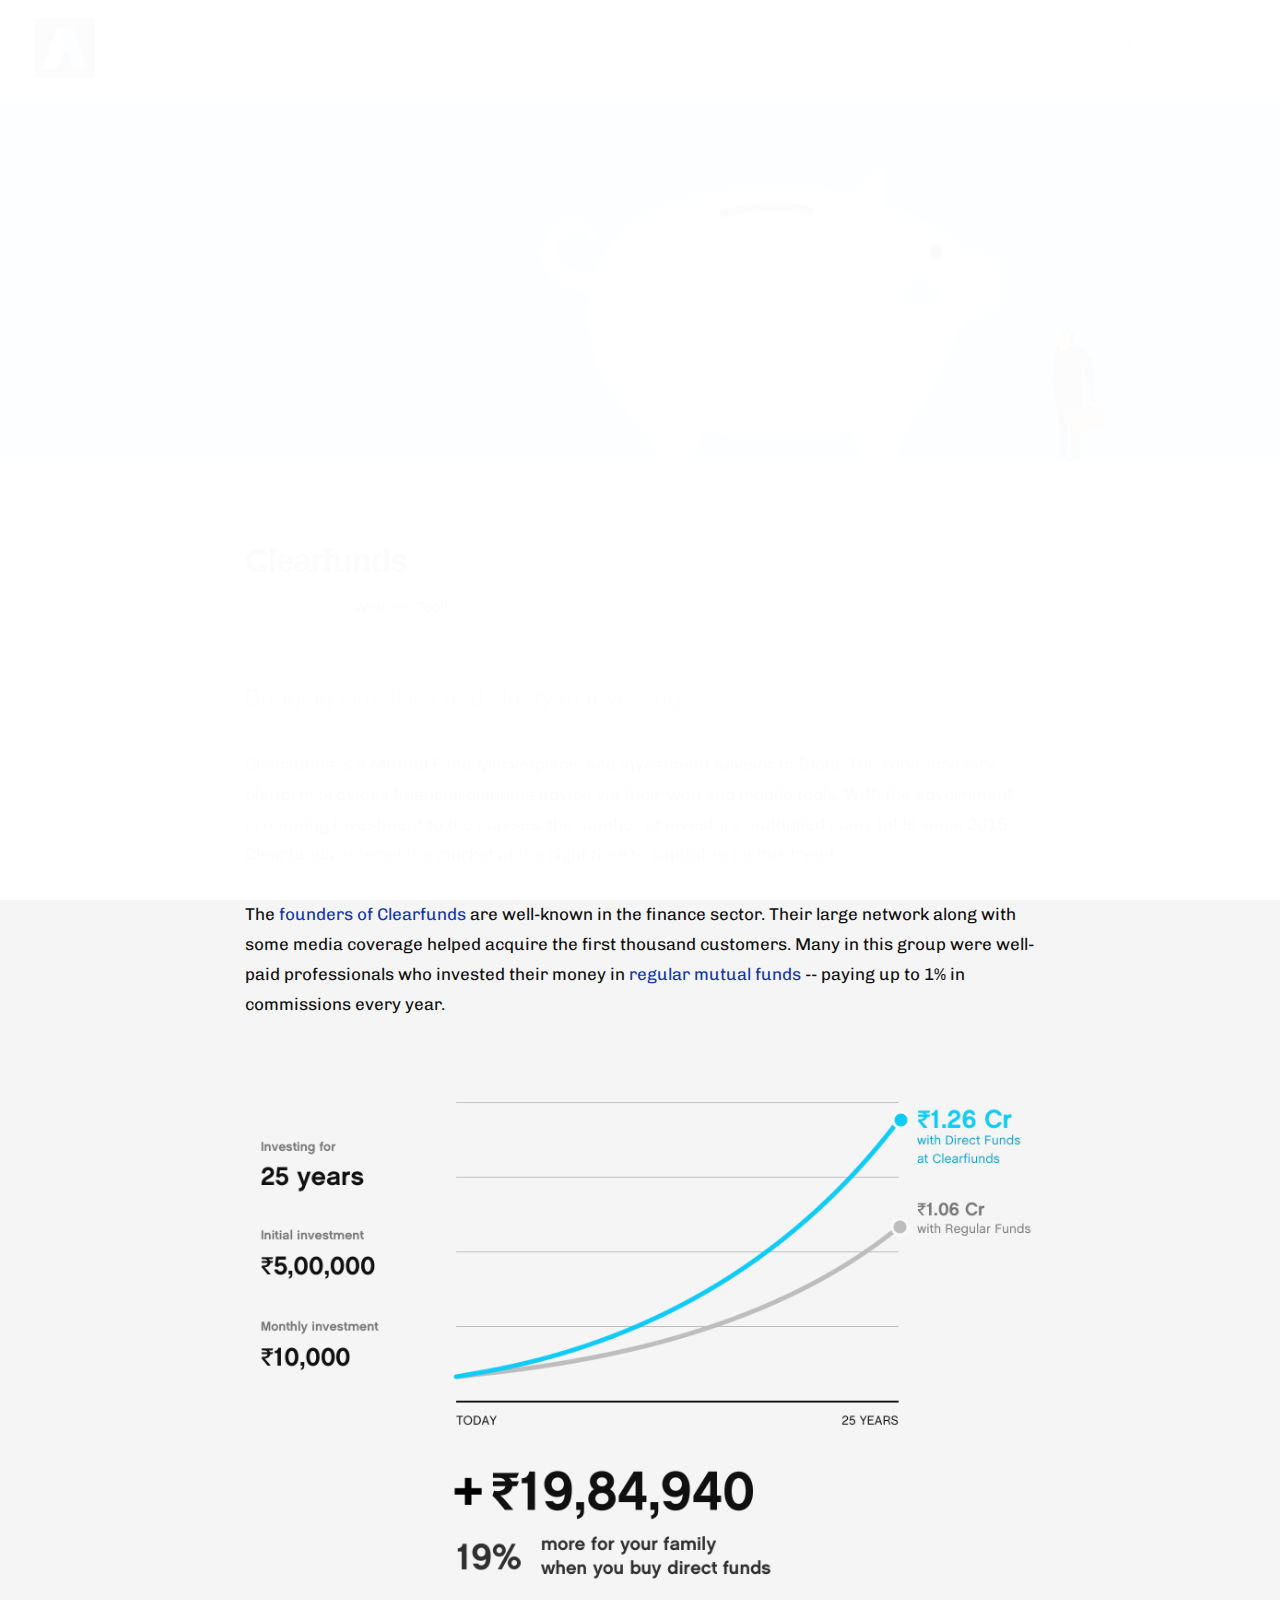
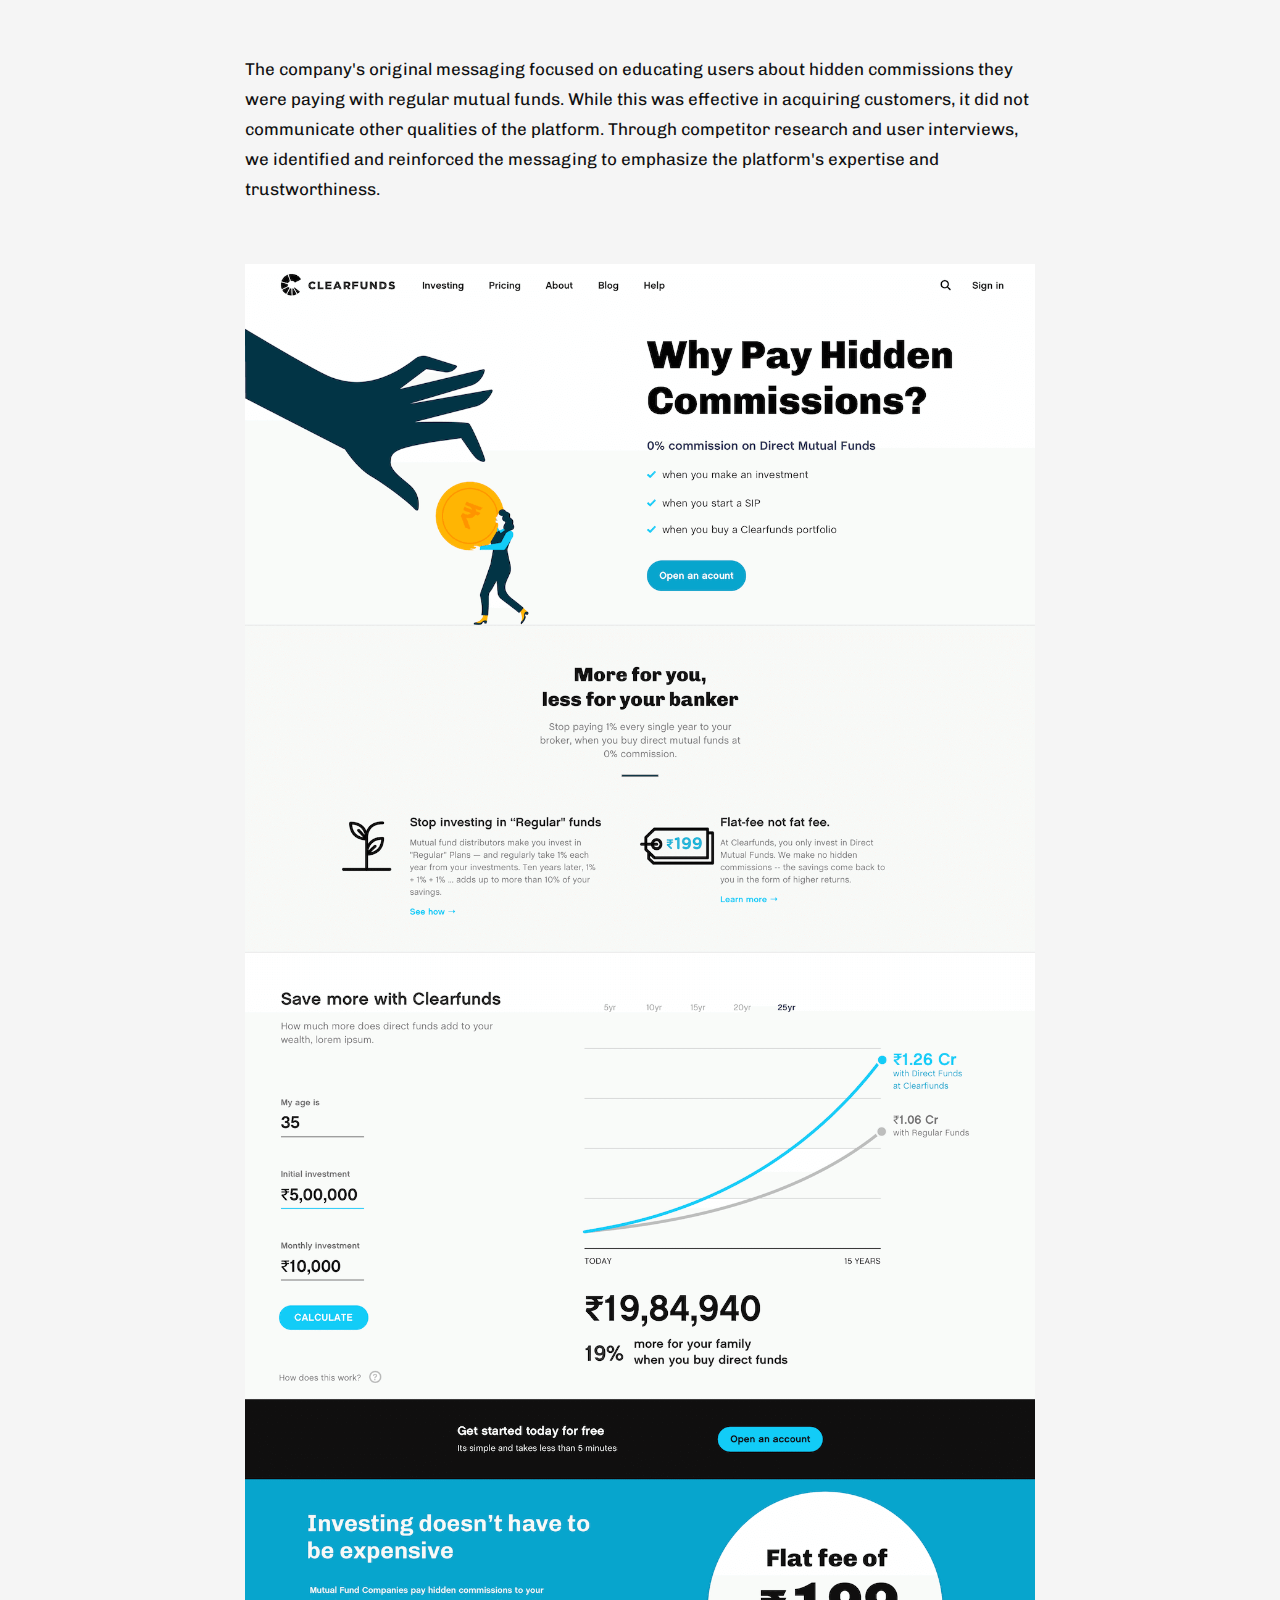
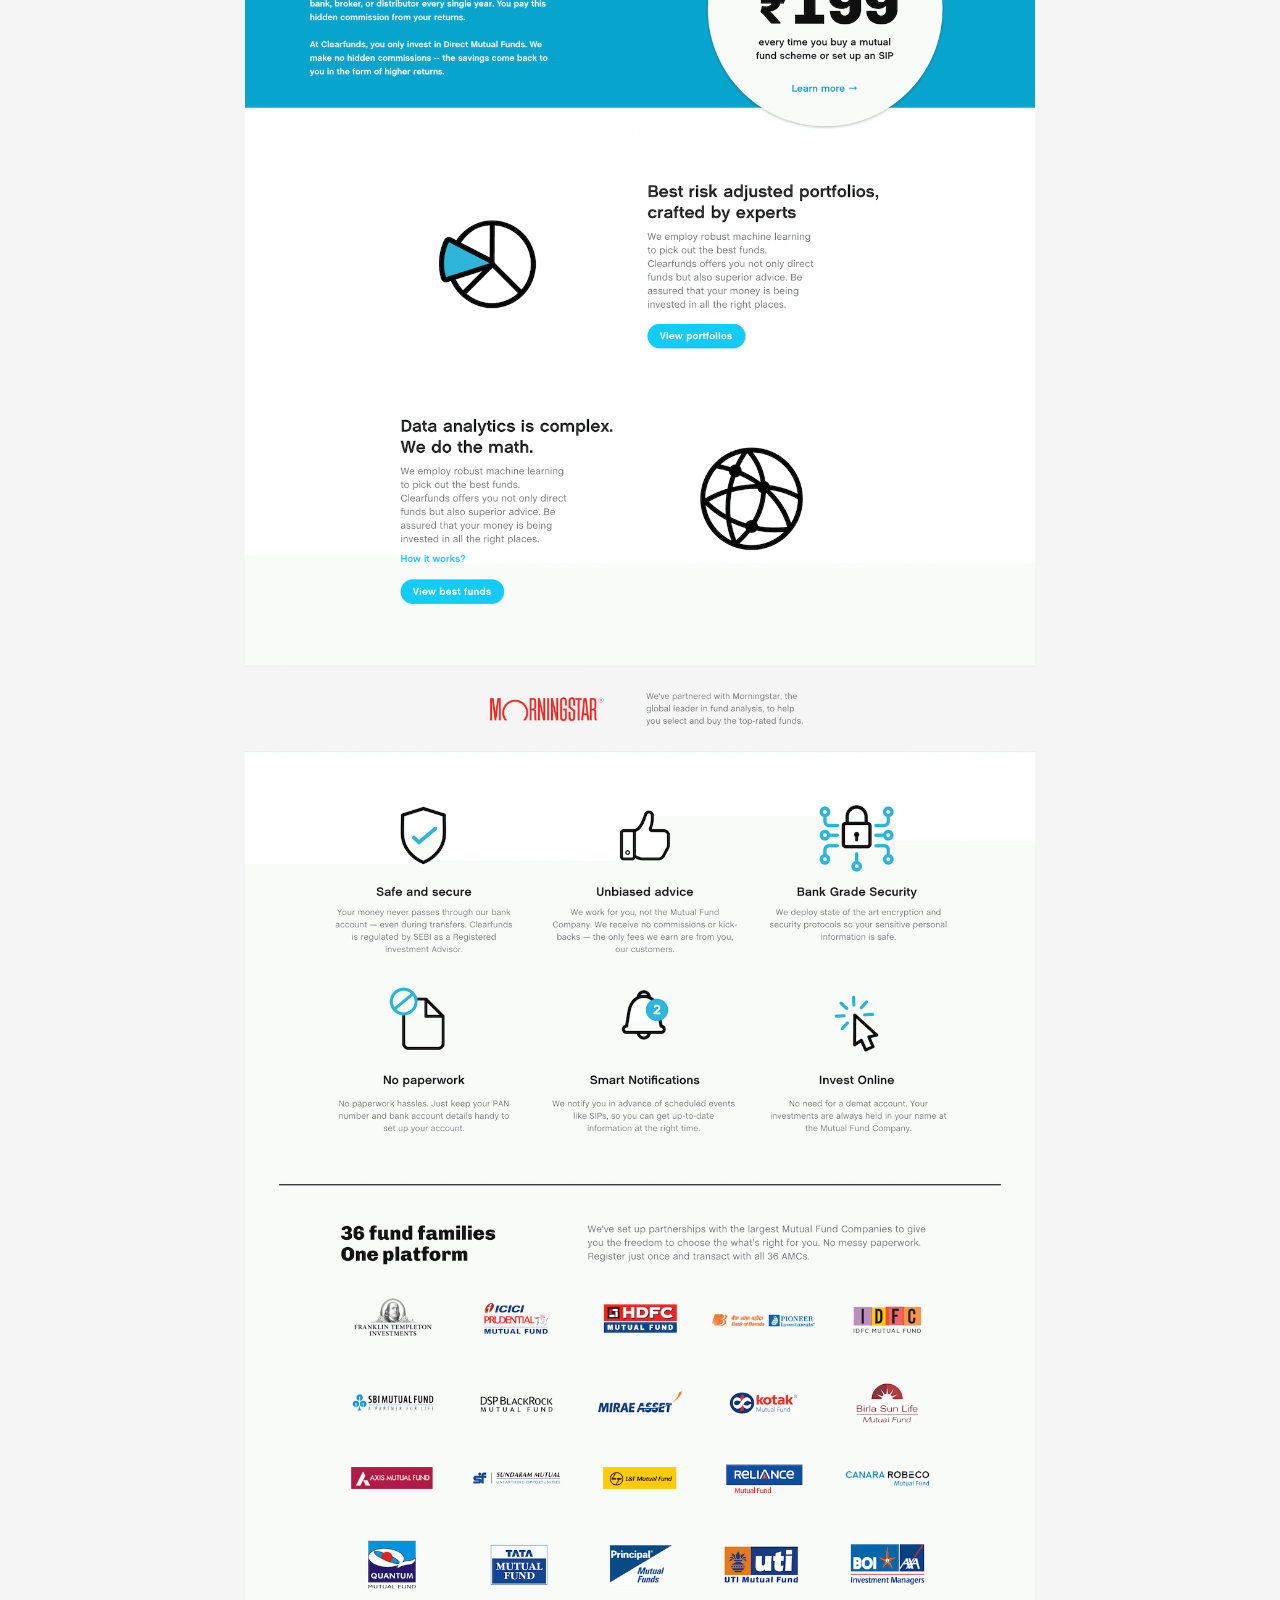
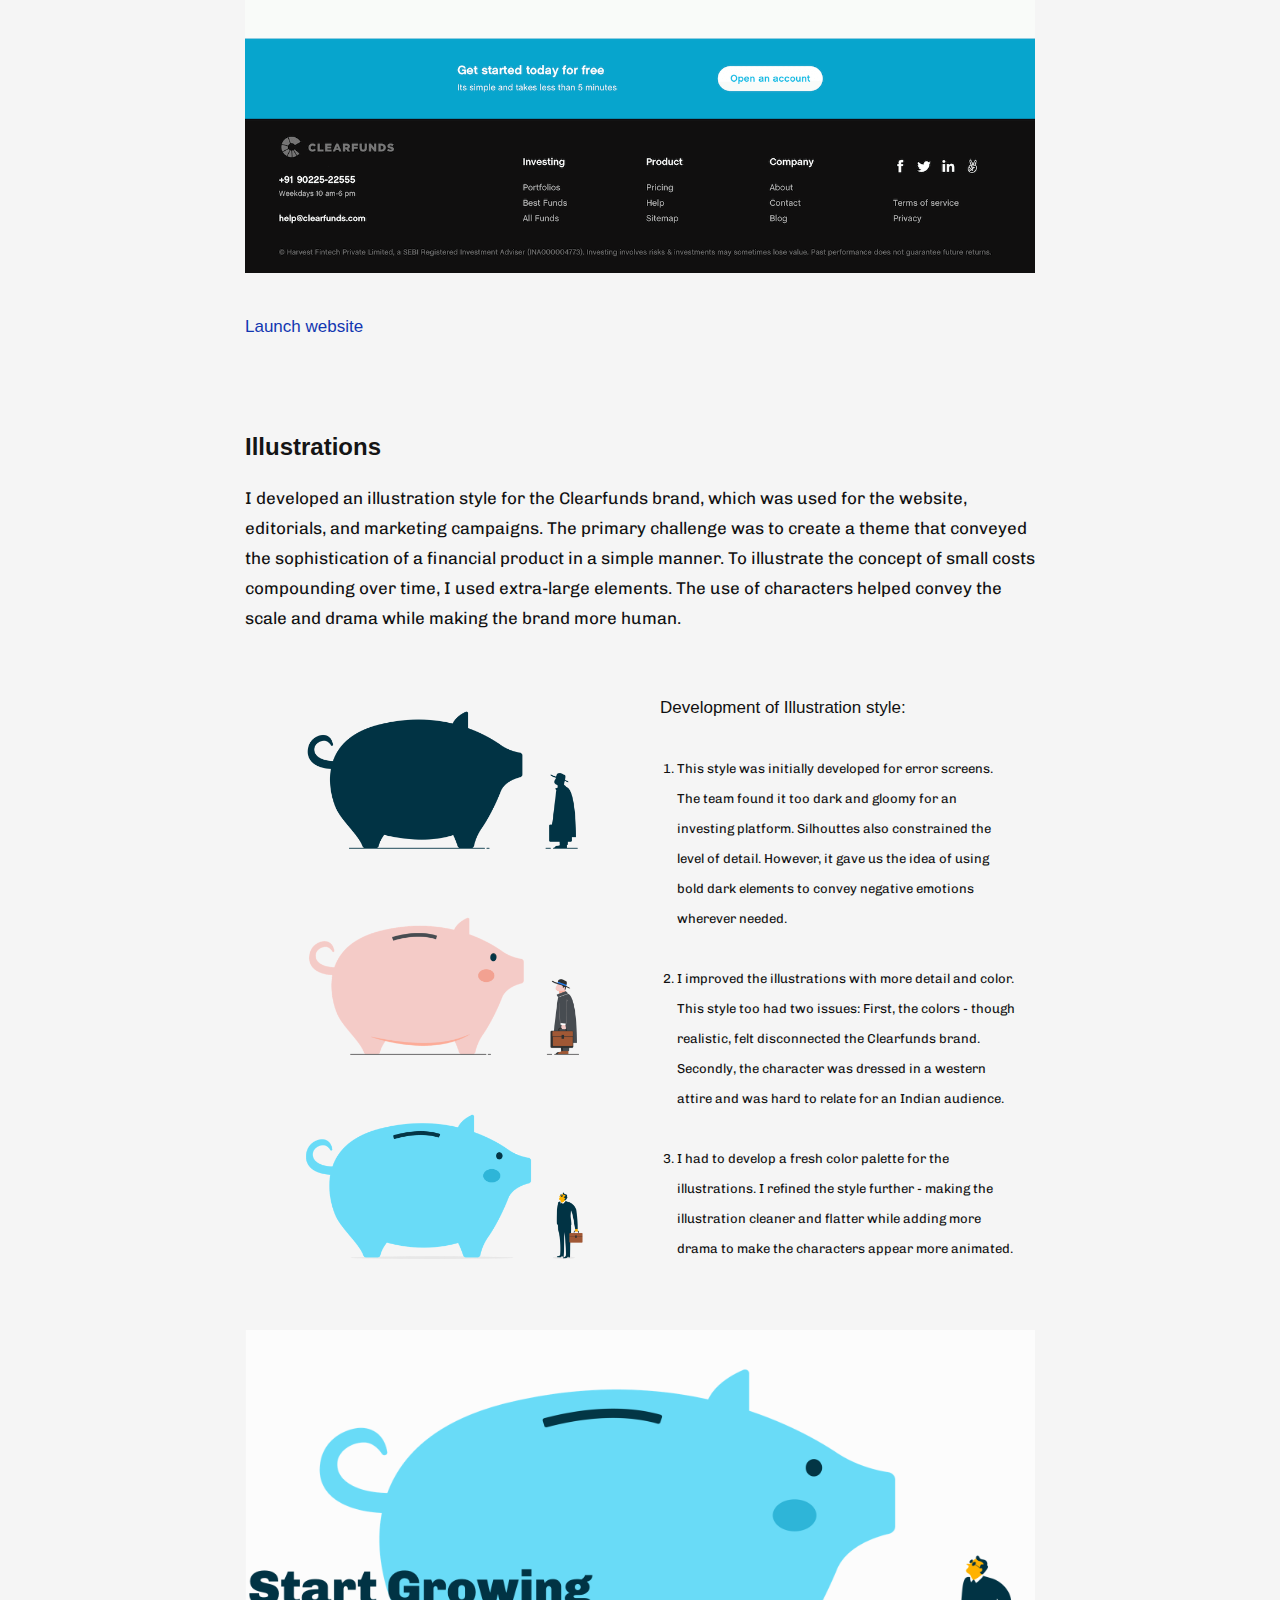
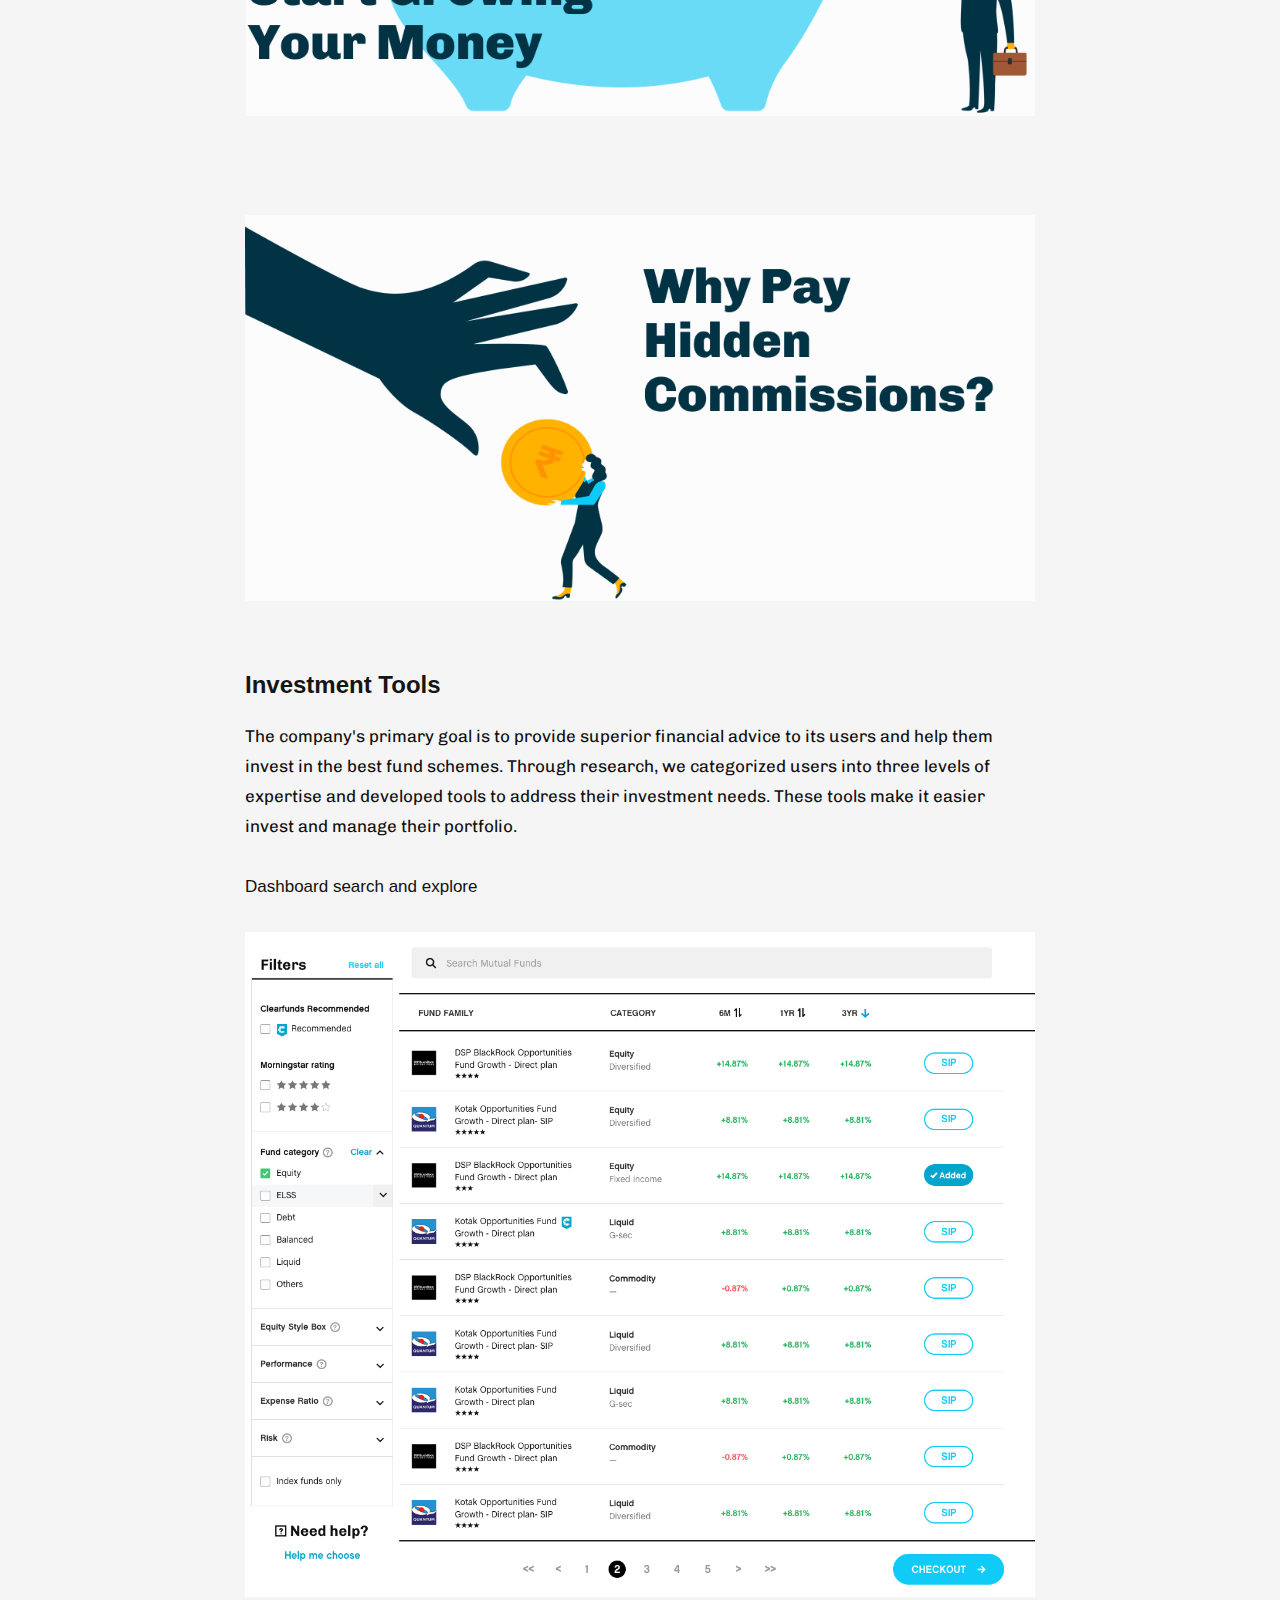
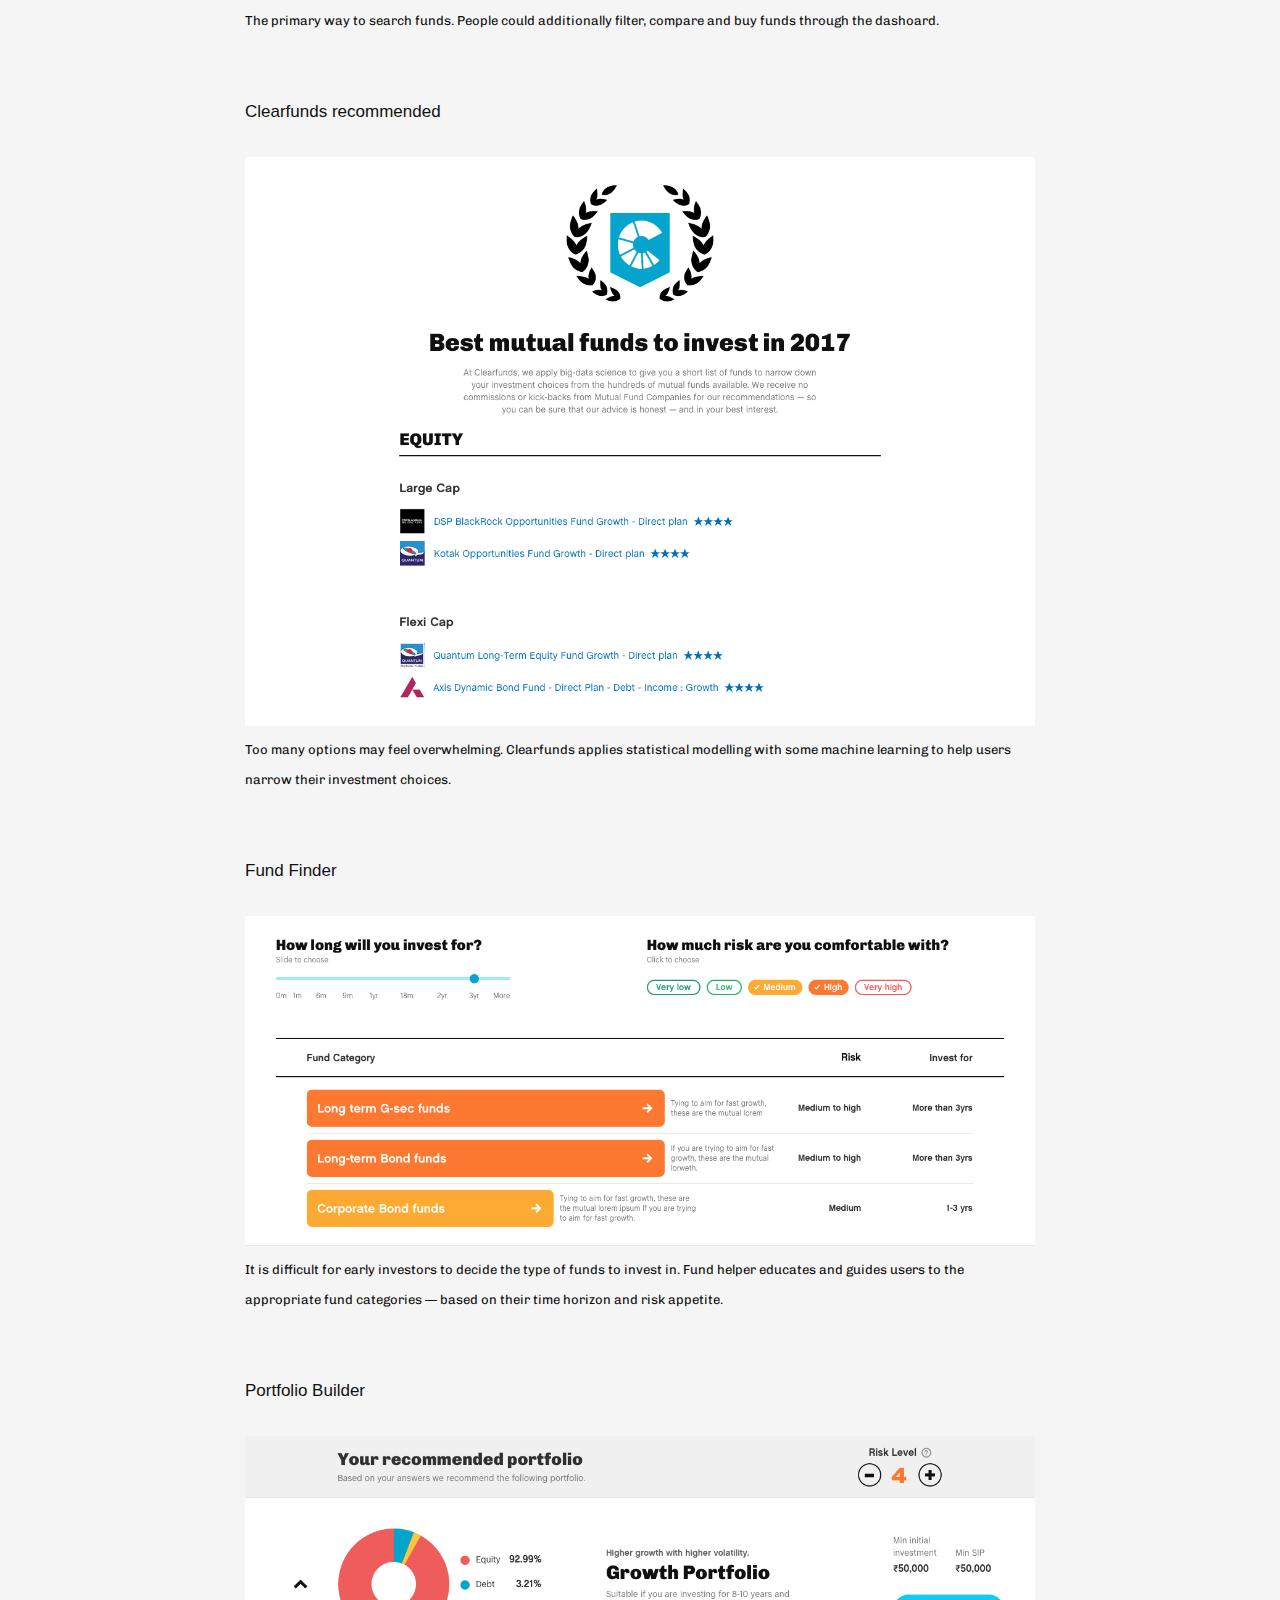
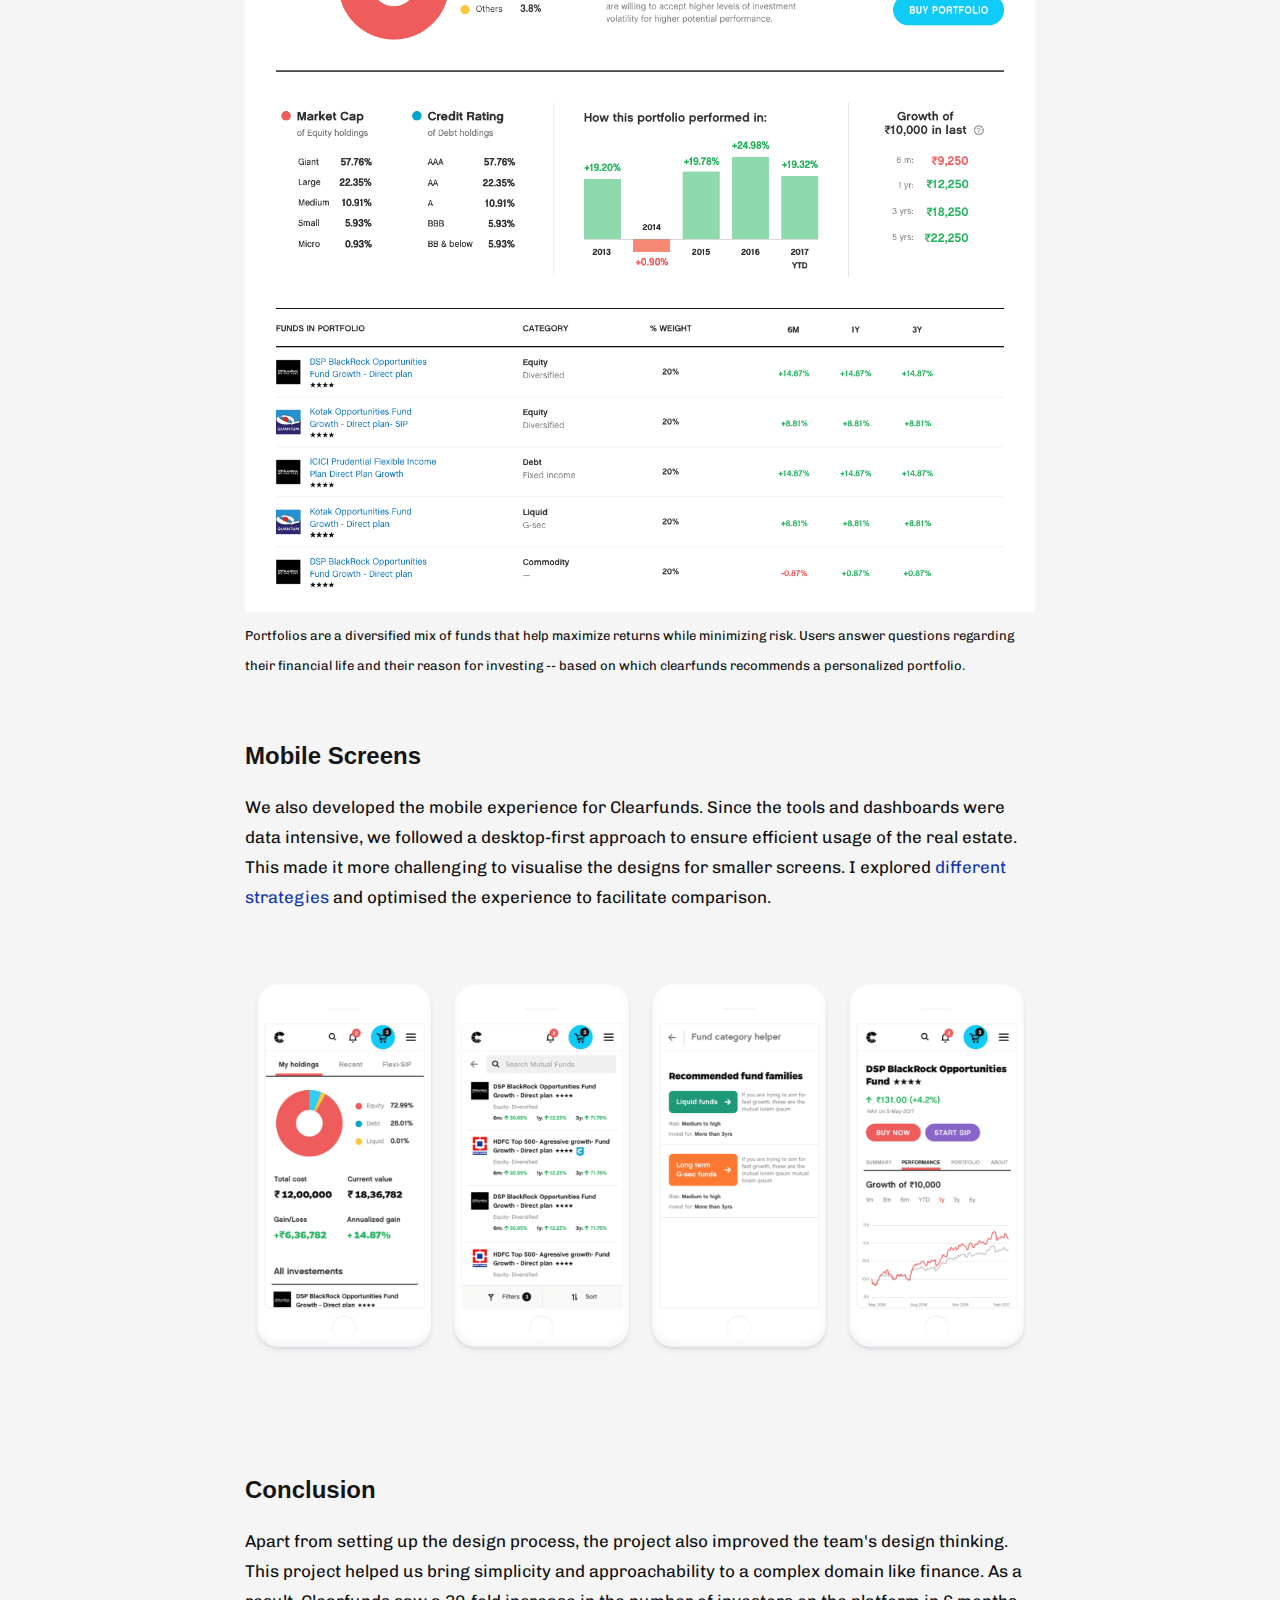
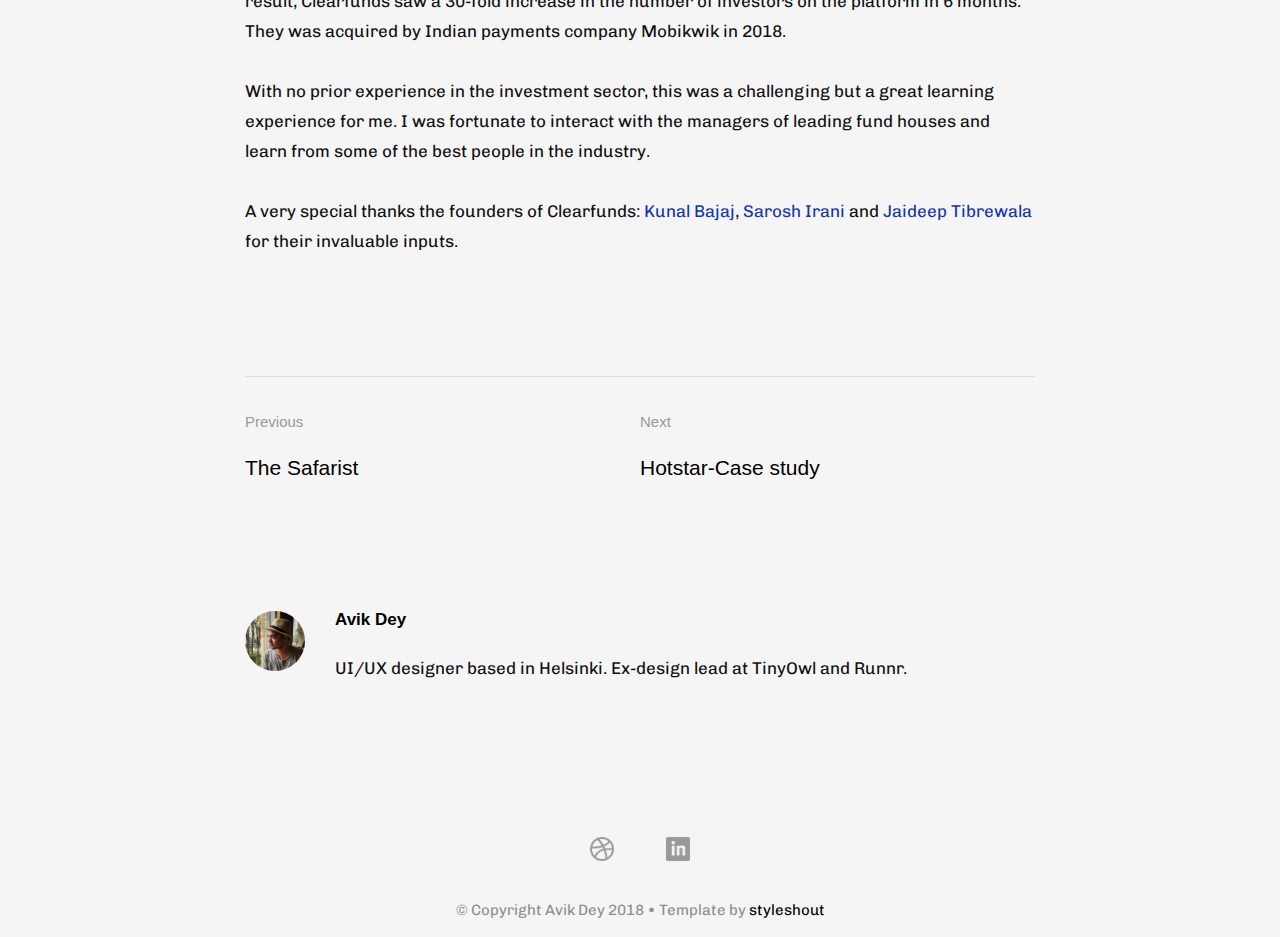
<file: clearfunds.html>
<!DOCTYPE html>
<!--[if IE 8 ]><html class="no-js oldie ie8" lang="en"> <![endif]-->
<!--[if IE 9 ]><html class="no-js oldie ie9" lang="en"> <![endif]-->
<!--[if (gte IE 9)|!(IE)]><!--><html class="no-js" lang="en"> <!--<![endif]-->
<head>

   <!--- basic page needs
   ================================================== -->
   <meta charset="utf-8">
	<title>Clearfunds-Avik Dey-UI/UX Designer</title>
	<meta name="description" content="Bringing simplicity and clarity to investing">  
	<meta name="author" content="">

   <!-- mobile specific metas
   ================================================== -->
	<meta name="viewport" content="width=device-width, initial-scale=1, maximum-scale=1">

 	<!-- CSS
   ================================================== -->
   <link rel="stylesheet" href="css/base.css">
   <link rel="stylesheet" href="css/vendor.css">  
   <link rel="stylesheet" href="css/main.css">
        

   <!-- script
   ================================================== -->
	<script src="js/modernizr.js"></script>
	<script src="js/pace.min.js"></script>

   <!-- favicons
	================================================== -->
	<link rel="shortcut icon" href="favicon.ico" type="image/x-icon">
	<link rel="icon" href="favicon.ico" type="image/x-icon">

</head>

<body id="top">

	<!-- header 
   ================================================== -->
   <header class="short-header">   

      <div class="gradient-block"></div>  

      <div class="row header-content">

         <div class="logo">
            <a href="index.html">Avik Dey</a>
         </div>

         <nav id="main-nav-wrap">
            <ul class="main-navigation sf-menu">
               <li><a href="index.html" title="">Work</a></li> 
               <li><a href="about.html" title="">About</a></li>   
                                           
            </ul>
         </nav> <!-- end main-nav-wrap -->

         

         <div class="triggers">
            <a class="menu-toggle" href="#"><span>Menu</span></a>
         </div> <!-- end triggers -->  
         
      </div>         
      
   </header> <!-- end header -->

   <!-- content
   ================================================== -->
   <figure class='full-widthimg'>
    <img src=images/clearfunds/cover.png alt=“clearfundscover“ width=100%>
  </figure>

   <section id="content-wrap" class="blog-single">
   	<div class="row">
   		<div class="col-twelve">

   			<article class="format-standard">  

					<div class="primary-content">

						<h1 class="page-title">Clearfunds</h1>	

						<ul class="entry-meta">
							<li class="date">Feb-Aug 2017</li>						
							<li class="cat"><a href="#">Website, Tools</a></li>				
						</ul>						

						<p class="lead">Bringing simplicity and clarity to investing.</p> 
						<p> <a href="https://clearfunds.com/" target="_blank">Clearfunds</a> is a Mutual Fund Marketplace, and investment advisor in India. The <a href="https://en.wikipedia.org/wiki/Robo-advisor">robo-advisory</a> platform provides financial planning advice via their web and mobile tools. With the government promoting investment to the masses, the number of investors multiplied many folds since 2015. Clearfunds entered the market at the right time to capitalize on this trend.
</p>


                        <p>

The<a href="https://www.clearfunds.com/about"> founders of Clearfunds</a> are well-known in the finance sector. Their large network along with some media coverage helped acquire the first thousand customers. Many in this group were well-paid professionals who invested their money in <a href="https://www.clearfunds.com/resources/direct-vs-regular-plan">regular mutual funds</a> -- paying up to 1% in commissions every year.</p>

<p><img src=images/clearfunds/graph.png alt="graph" width="100%"></p>

<p>The company's original messaging focused on educating users about hidden commissions they were paying with regular mutual funds. While this was effective in acquiring customers, it did not communicate other qualities of the platform. Through competitor research and user interviews, we identified and reinforced the messaging to emphasize the platform's expertise and trustworthiness.  
</p>


         

<img src=images/clearfunds/web.png style="margin-bottom:0;" width="100%" ;>

            <div>
               <br>
               <p style="font-size: 16px">
                  <a href="https://clearfunds.com/" target="_blank"><b>Launch website</b></a></p>

<br>
<br>
<h2>Illustrations</h2>
<p>I developed an illustration style for the Clearfunds brand, which was used for the website, editorials, and marketing campaigns. The primary challenge was to create a theme that conveyed the sophistication of a financial product in a simple manner. To illustrate the concept of small costs compounding over time, I used extra-large elements. The use of characters helped convey the scale and drama while making the brand more human.
</p>
<div>

<div class="col-six tab-full">
   <img style="margin-bottom:0" src=images/clearfunds/dev.png alt="development" width="100%">
       </div>
       <div class="col-six tab-full">
      <p style="font-size: 13px"><br><b>Development of Illustration style:</b><br><ol>
         <li style="font-size: 13px">This style was initially developed for error screens. The team found it too dark and gloomy for an investing platform. Silhouttes also constrained the level of detail. However, it gave us the idea of using bold dark elements to convey negative emotions wherever needed.
         </li>
         <br>
         <li style="font-size: 13px">
I improved the illustrations with more detail and color. This style too had two issues: First, the colors - though realistic, felt disconnected the Clearfunds brand. Secondly, the character was dressed in a western attire and was hard to relate for an Indian audience. 
         </li>
         <br>
         <li style="font-size: 13px">
         I had to develop a fresh color palette for the illustrations. I  refined the style further - making the illustration cleaner and flatter while adding more drama to make the characters appear more animated.
         </li> 
    </p>
    </div>

          <p><img src="images/clearfunds/grow.png" width="100%"></p>


          <p><img src="images/clearfunds/stoppaying.png" width="100%"></p>

        </div>
</div>
<div>
   <h2>Investment Tools</h2>
   <p>The company's primary goal is to provide superior financial advice to its users and help them invest in the best fund schemes. Through research, we categorized users into three levels of expertise and developed tools to address their investment needs. These tools make it easier invest and manage their portfolio.
   </p>
<b>Dashboard search and explore</b>
   <img style="margin-bottom:0" src=images/clearfunds/dashboard.png alt="dashboard" width="100%">
       <div>
      <p style="font-size: 13px">The primary way to search funds. People could additionally filter, compare and buy funds through the dashoard.
    </p><br>
   <b>Clearfunds recommended</b>
   <img style="margin-bottom:0" src=images/clearfunds/recommended.png alt="recommended" width="100%">
       <div>
      <p style="font-size: 13px">Too many options may feel overwhelming. Clearfunds applies statistical modelling with some machine learning to help users narrow their investment choices.
    </p><br>
    </div>

    <b>Fund Finder</b>
   <img style="margin-bottom:0" src=images/clearfunds/fundfinder.png alt="fundfinder" width="100%">
       <div>
      <p style="font-size: 13px">It is difficult for early investors to decide the type of funds to invest in. Fund helper educates and guides users to the appropriate fund categories — based on their time horizon and risk appetite.
    </p><br>
    </div><b>Portfolio Builder</b>
   <img style="margin-bottom:0" src=images/clearfunds/portfoliobuilder.png alt="portfoliobuilder" width="100%">
       <div>
      <p style="font-size: 13px">Portfolios are a diversified mix of funds that help maximize returns while minimizing risk. Users answer questions regarding their financial life and their reason for investing -- based on which clearfunds recommends a personalized portfolio.
    </p><br>
    </div>
   

</div>

<div>
<h2>Mobile Screens</h2>
<p>We also developed the mobile experience for Clearfunds. Since the tools and dashboards were data intensive, we followed a desktop-first approach to ensure efficient usage of the real estate. This made it more challenging to visualise the designs for smaller screens. I explored <a href="https://css-tricks.com/responsive-data-tables/"> different strategies</a> and optimised the experience to facilitate comparison.
</p>

<div class="card-grid">
  <div class="card-wrap">
    <div class="card">
      <img src=images/clearfunds/mob1.png alt=“mob1” width=100%>
    
    </div>
  </div>
  <div class="card-wrap">
    <div class="card">
      <img src=images/clearfunds/mob2.png alt=“mob2” width=100%>
     
    </div>
  </div>
  
  <div class="card-wrap">
    <div class="card">
       <img src=images/clearfunds/mob3.png alt=“mob3” width=100%>
      
    </div>
  </div>
  

<div class="card-wrap">
    <div class="card">
       <img src=images/clearfunds/mob4.png alt=“mob4” width=100%>
      
    </div>
  </div>
  </div>
</div>
<br>
<h2>Conclusion</h2>
            <p>
             Apart from setting up the design process, the project also improved the team's design thinking. This project helped us bring simplicity and approachability to a complex domain like finance. As a result, Clearfunds saw a 30-fold increase in the number of investors on the platform in 6 months. They was acquired by Indian payments company Mobikwik in 2018.

<p>With no prior experience in the investment sector, this was a challenging but a great learning experience for me. I was fortunate to interact with the managers of leading fund houses and learn from some of the best people in the industry.</p>
A very special thanks the founders of Clearfunds: <a href="https://www.linkedin.com/in/kuna1bajaj/" target="_blank">Kunal Bajaj</a>, <a href="https://www.linkedin.com/in/iranisarosh/" target="_blank">Sarosh Irani</a> and <a href="https://www.linkedin.com/in/jtibrewala/">Jaideep Tibrewala</a> for their invaluable inputs.
</p>


                        

               </div> <!-- end entry-primary -->
	  			   
               <div class="pagenav group">

                  <div class="prev-nav">
                     <a href="safarist.html" rel="prev">
                        <span>Previous</span>
                        The Safarist 
                     </a>
                  </div>
                  <div class="next-nav">
                     <a href="hotstar.html" rel="next">
                        <span>Next</span>
                        Hotstar-Case study 
                     </a>
                  </div>               
               </div>


	  				<div class="author-profile">
		  			   	<a href="about.html"> <img src="images/avatars/dp.jpg" alt="avatar"></a>

		  			   	<div class="about">
		  			   		<h4><a href="about.html">Avik Dey</a></h4>
		  			   	
		  			   		<p>UI/UX designer based in Helsinki. Ex-design lead at TinyOwl and Runnr.
		  			   		</p>

		  			   	
		  			   	</div>
		  			   </div> <!-- end author-profile -->	

				</article>
   		

			</div> <!-- end col-twelve -->
   	</div> <!-- end row -->

   </section> <!-- end content -->


   <!-- footer
   ================================================== -->
   <footer>


      <div class="footer-bottom">
      	<div class="row">

            <div class="col-twelve">
               <div class="links">
                  <span>
                     <a href="https://dribbble.com/avikdey" target="_blank"><img src="dribbble.png" alt="dribbble"
                     width="48px" height="48px"></a>
                  </span>
                  <span>
                     <a href="
                     https://www.linkedin.com/in/deyavik/" target="_blank"><img src="linkedin.png" alt="Linkedin" width="48px" height="48px">
                  </a>
               </span>                
               </div>

               <div id="go-top">
                  <a class="smoothscroll" title="Back to Top" href="#top"><i class="icon icon-arrow-up"></i></a>
               </div>         
            </div>

         </div>

 <div class="col-twelve">
      		

            <div class="col-twelve">
	      		<div class="copyright">
                  <span>© Copyright Avik Dey 2018  • </span> 
                  <span>Template by <a href="http://www.styleshout.com/">styleshout</a></span>                
               </div>

		         <div id="go-top">
		            <a class="smoothscroll" title="Back to Top" href="#top"><i class="icon icon-arrow-up"></i></a>
		         </div>         
	      	</div>

      	</div> 
      </div> 
   </footer>  
   <!-- end footer-bottom -->  

   <div id="preloader"> 
    	<div id="loader"></div>
   </div> 

   <!-- Java Script
   ================================================== --> 
   <script src="js/jquery-2.1.3.min.js"></script>
   <script src="js/plugins.js"></script>
   <script src="js/main.js"></script>

</body>

</html>
</file>
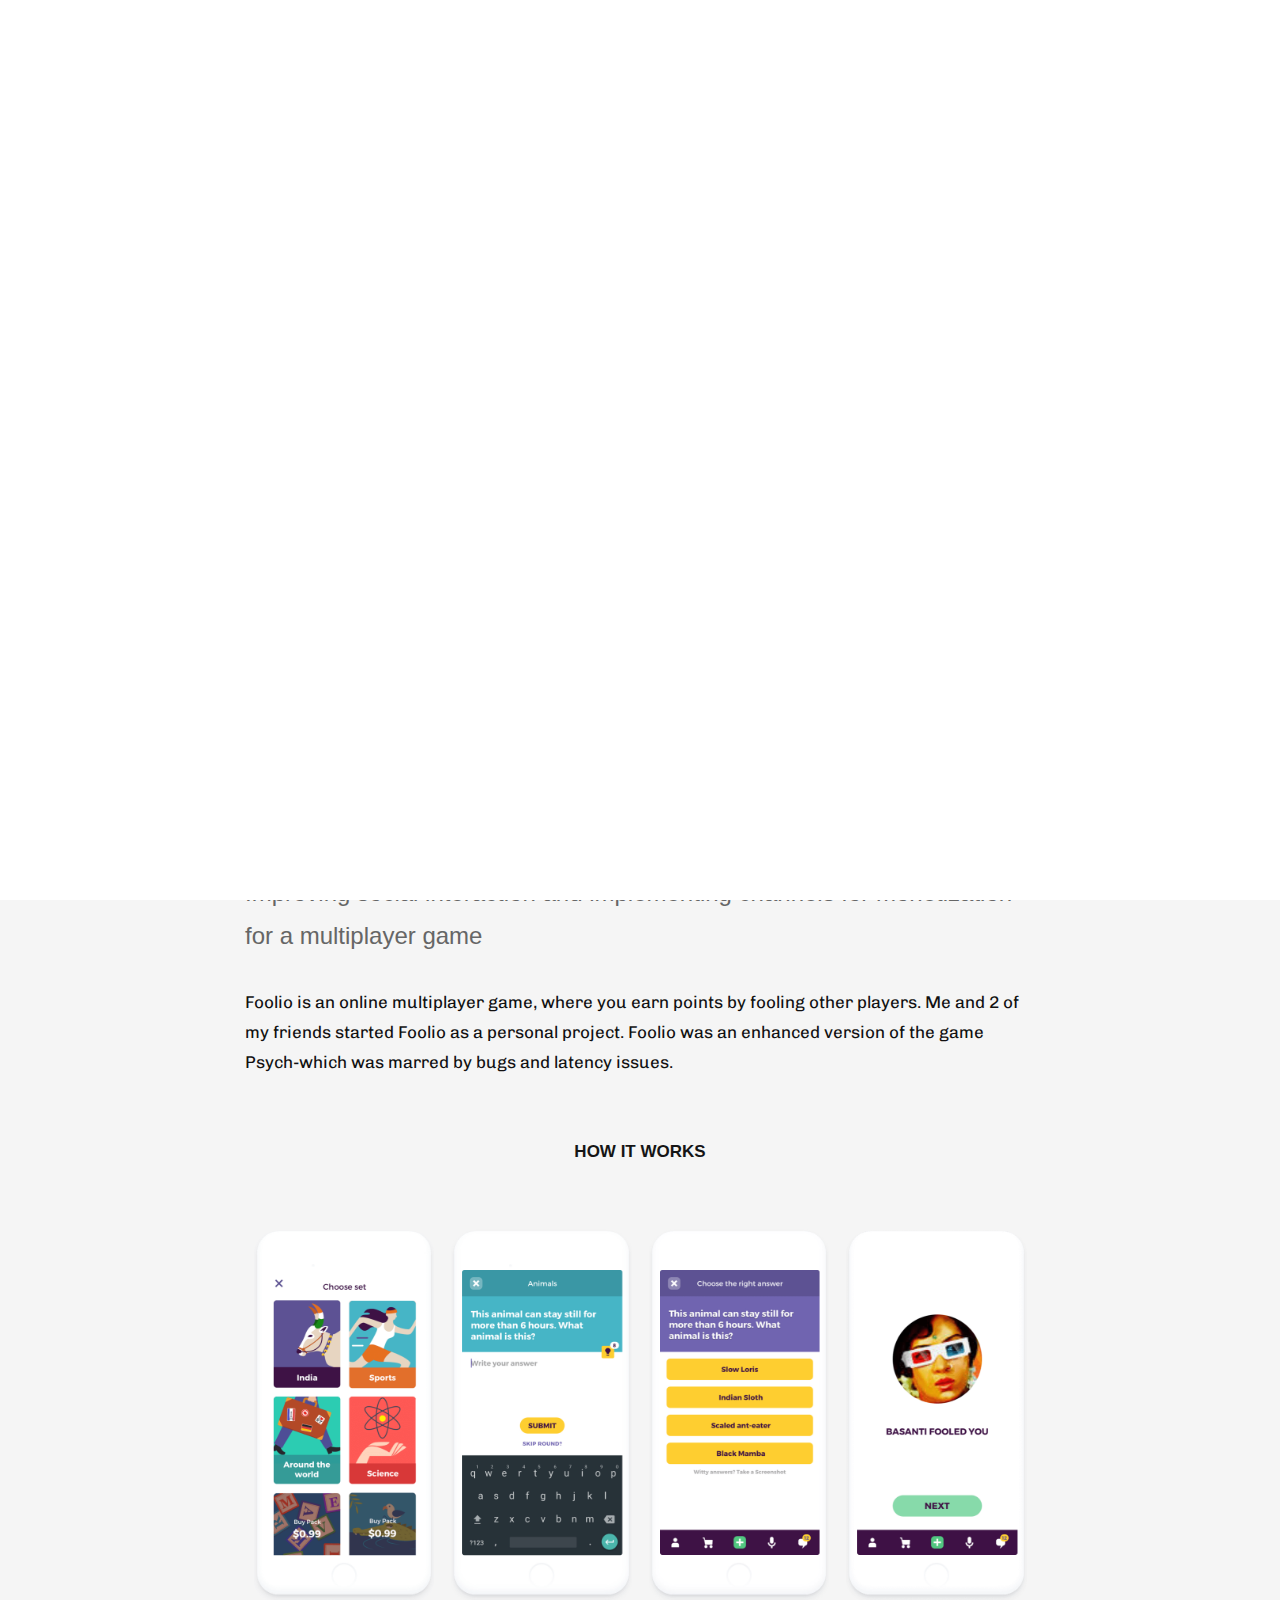
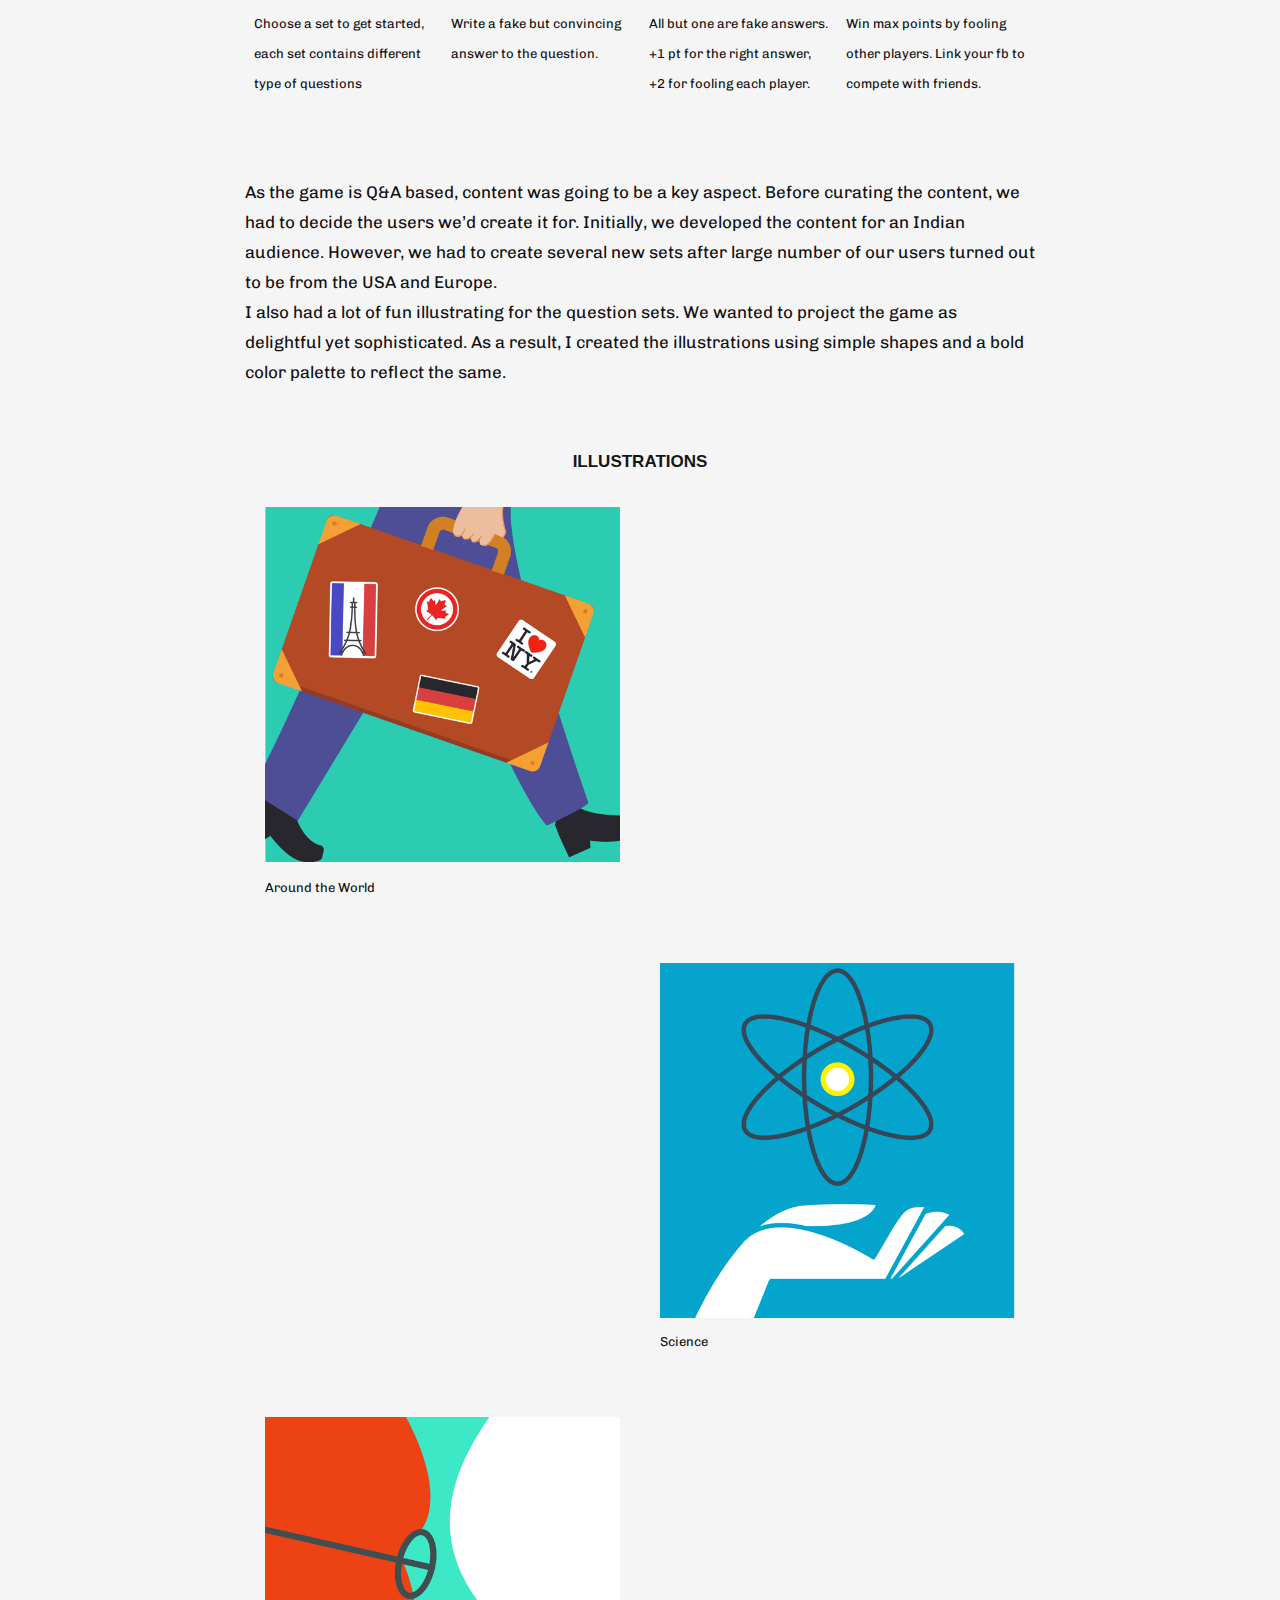
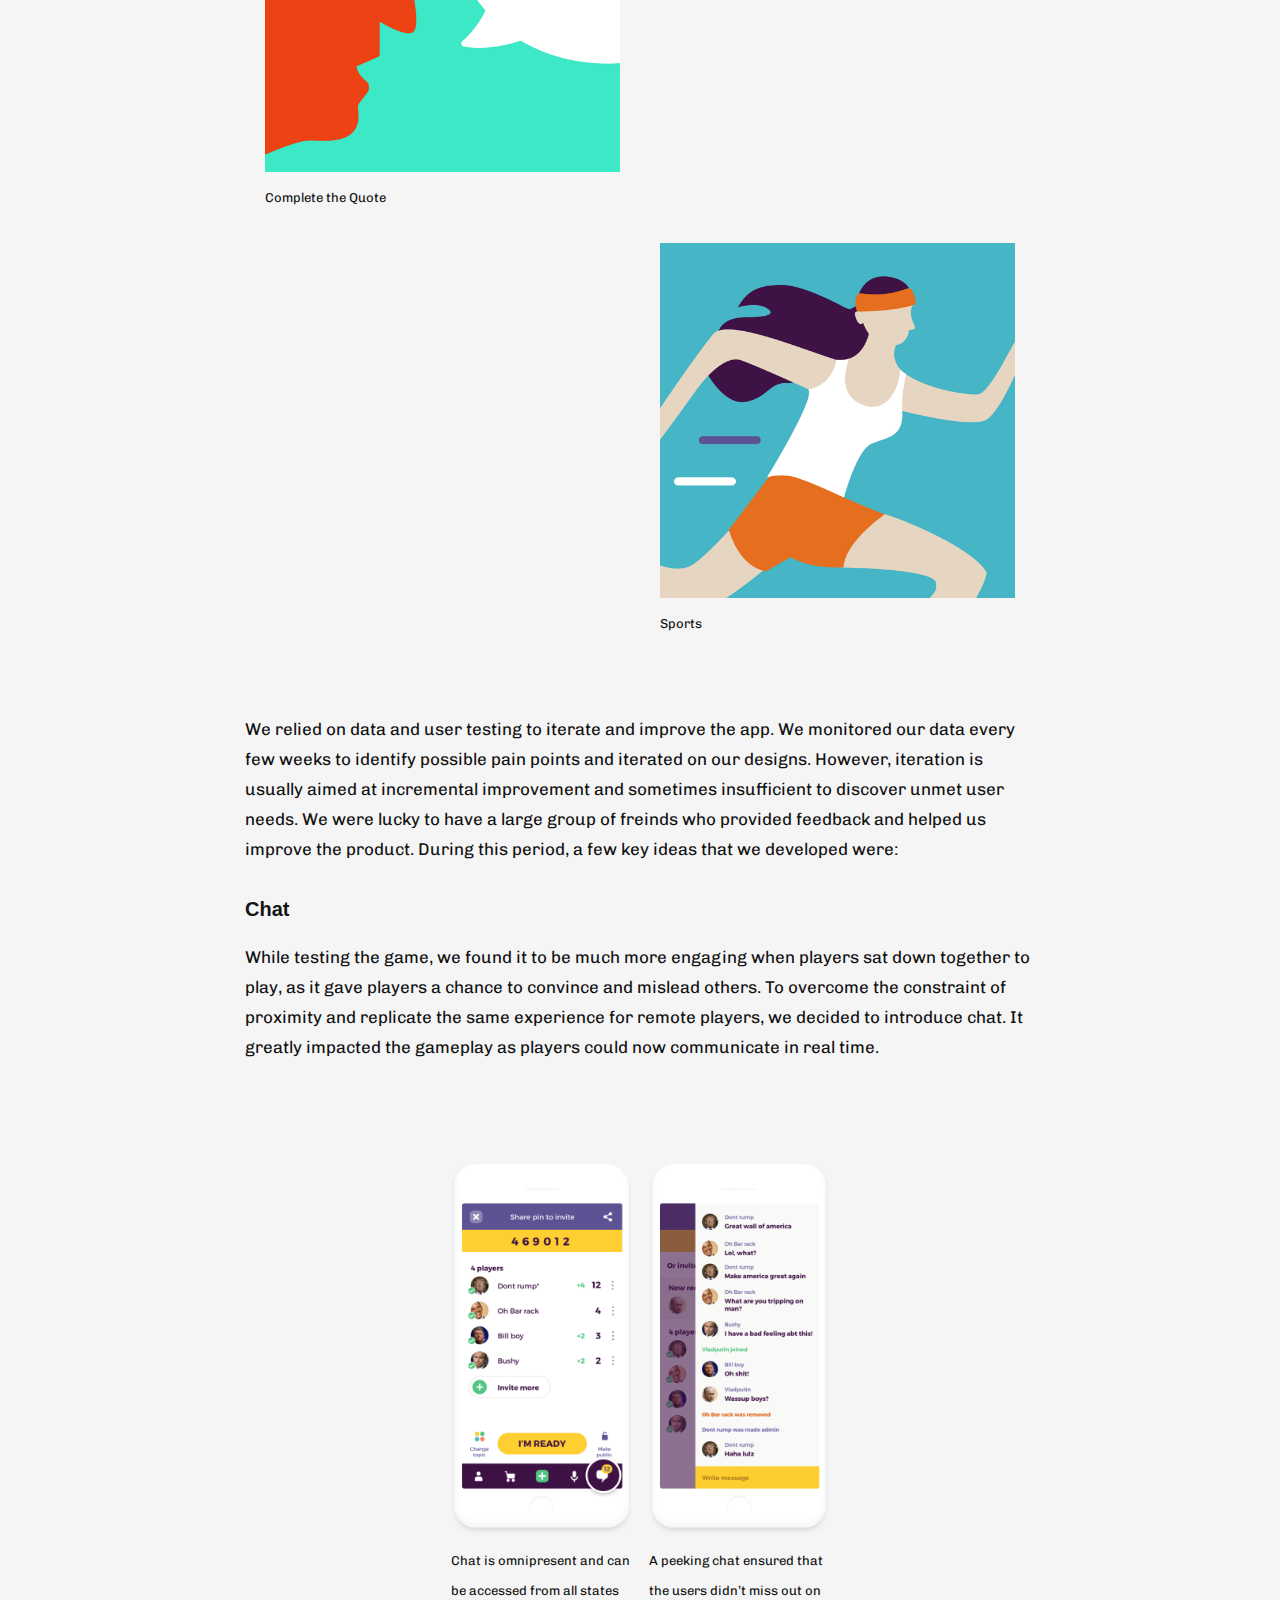
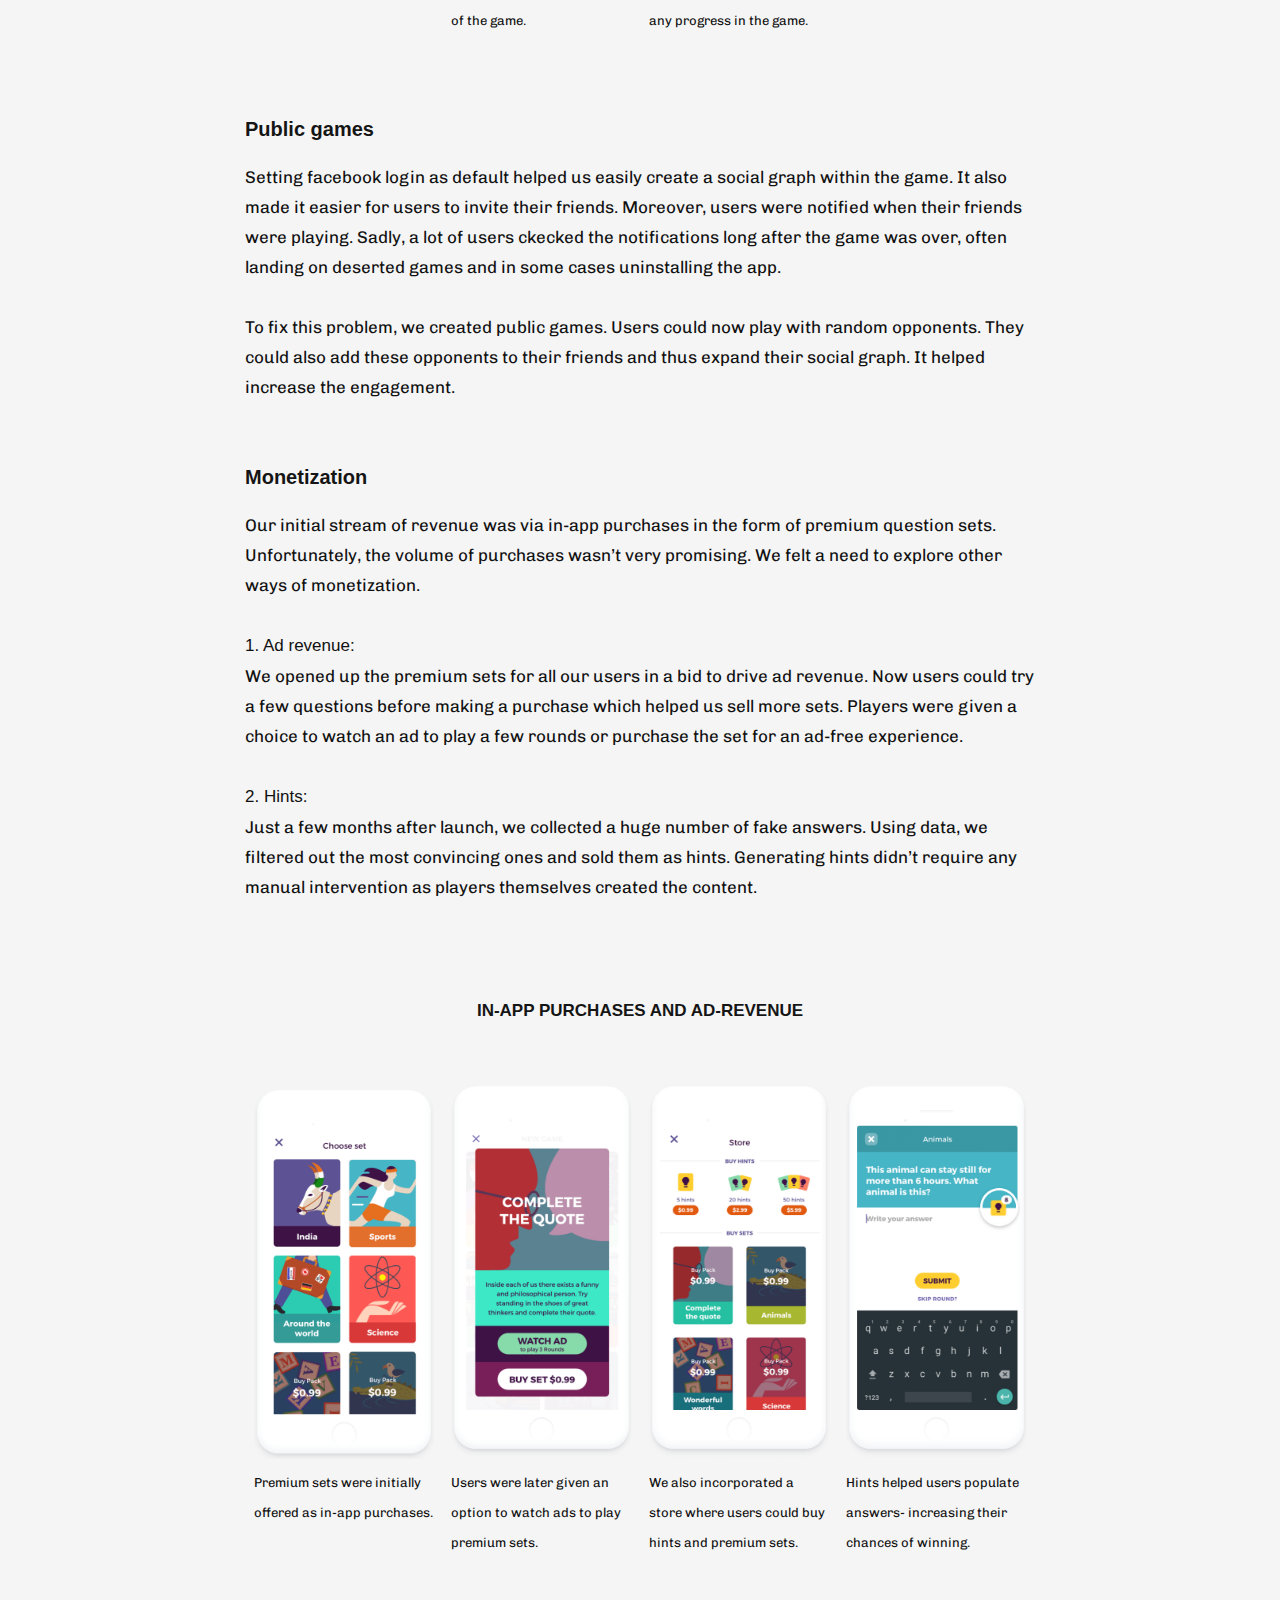
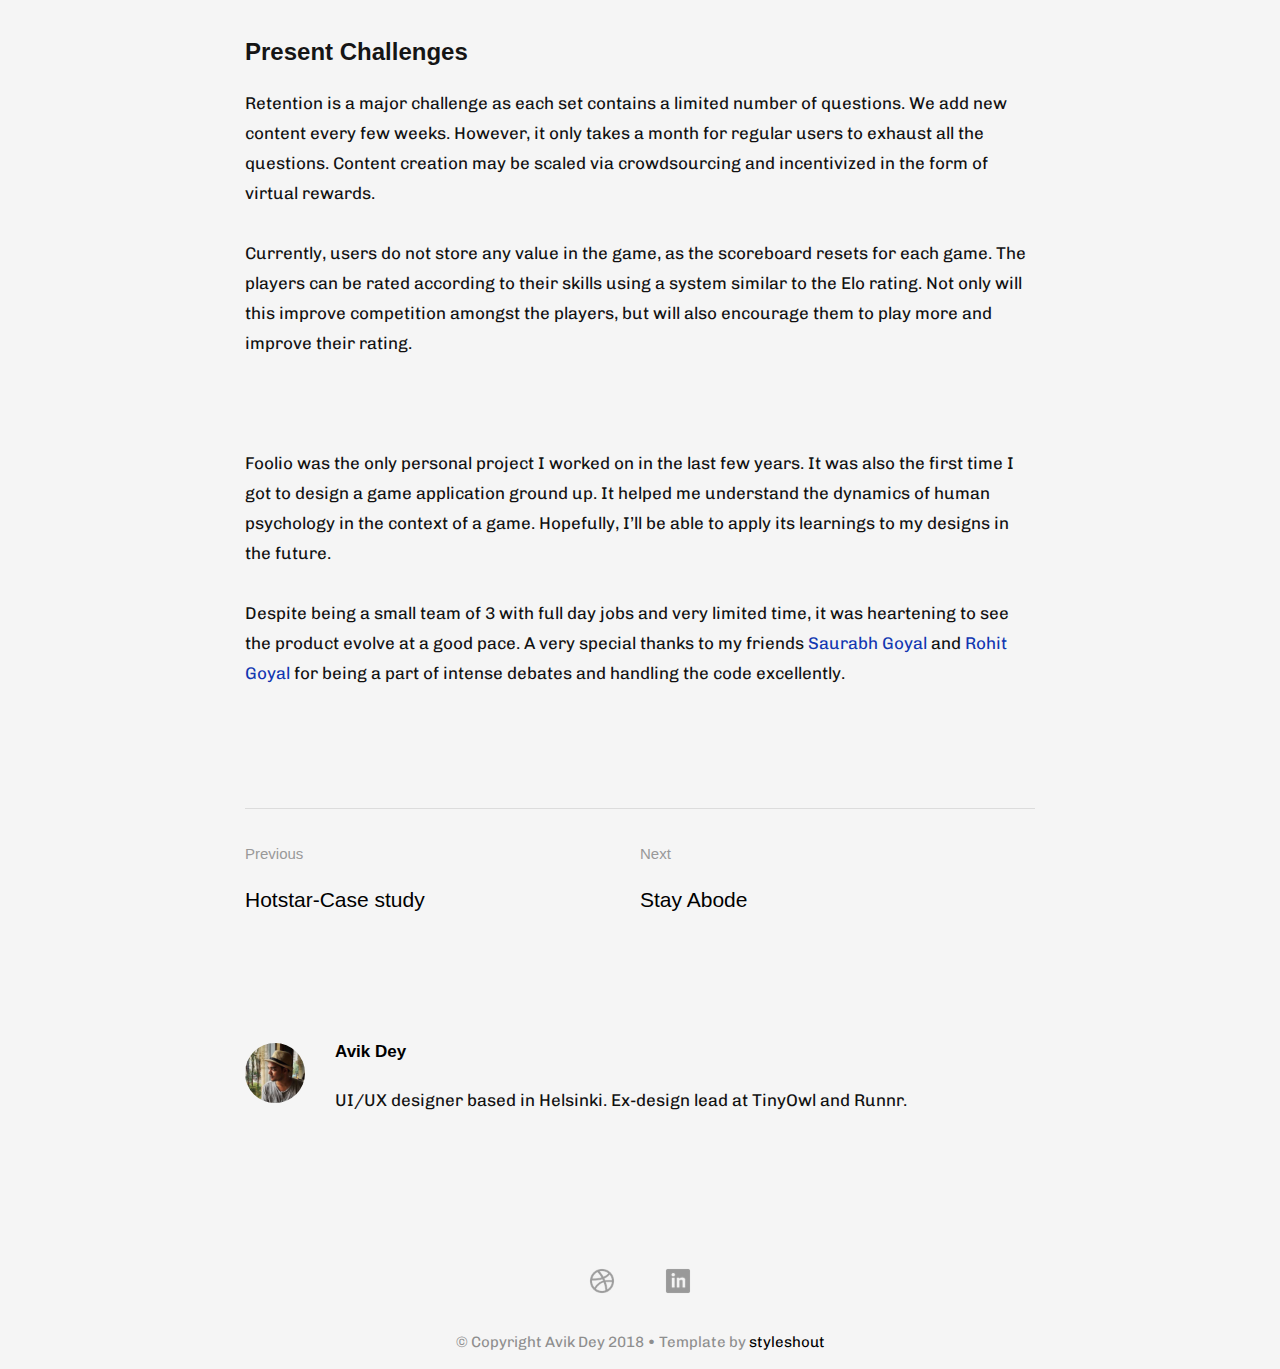
<file: foolio.html>
<!DOCTYPE html>
<!--[if IE 8 ]><html class="no-js oldie ie8" lang="en"> <![endif]-->
<!--[if IE 9 ]><html class="no-js oldie ie9" lang="en"> <![endif]-->
<!--[if (gte IE 9)|!(IE)]><!--><html class="no-js" lang="en"> <!--<![endif]-->
<head>

   <!--- basic page needs
   ================================================== -->
   <meta charset="utf-8">
	<title>Foolio-Avik Dey-UI/UX Designer</title>
	<meta name="description" content="Improving social interaction and implementing channels for monetization for a multiplayer game">  
	<meta name="author" content="">

   <!-- mobile specific metas
   ================================================== -->
	<meta name="viewport" content="width=device-width, initial-scale=1, maximum-scale=1">

 	<!-- CSS
   ================================================== -->
   <link rel="stylesheet" href="css/base.css">
   <link rel="stylesheet" href="css/vendor.css">  
   <link rel="stylesheet" href="css/main.css">
        

   <!-- script
   ================================================== -->
	<script src="js/modernizr.js"></script>
	<script src="js/pace.min.js"></script>

   <!-- favicons
	================================================== -->
	<link rel="shortcut icon" href="favicon.ico" type="image/x-icon">
	<link rel="icon" href="favicon.ico" type="image/x-icon">

</head>

<body id="top">

	<!-- header 
   ================================================== -->
   <header class="short-header">   

      <div class="gradient-block"></div>  

      <div class="row header-content">

         <div class="logo">
            <a href="index.html">Avik Dey</a>
         </div>

         <nav id="main-nav-wrap">
            <ul class="main-navigation sf-menu">
               <li><a href="index.html" title="">Work</a></li> 
               <li><a href="about.html" title="">About</a></li>   
                                           
            </ul>
         </nav> <!-- end main-nav-wrap -->

         

         <div class="triggers">
            <a class="menu-toggle" href="#"><span>Menu</span></a>
         </div> <!-- end triggers -->  
         
      </div>         
      
   </header> <!-- end header -->

   <!-- content
   ================================================== -->
   <figure class='full-widthimg'>
    <img src=images/foolio/cover.png alt=“abodecover“ width=100%>
  </figure>

   <section id="content-wrap" class="blog-single">
   	<div class="row">
   		<div class="col-twelve">

   			<article class="format-standard">  

					<div class="primary-content">

						<h1 class="page-title">Foolio</h1>	

						<ul class="entry-meta">
							<li class="date">Dec 2016-April 2017</li>						
							<li class="cat"><a href="#">UI/UX</a><a href="#">Illustrations</a></li>				
						</ul>						

						<p class="lead">Improving social interaction and implementing channels for monetization for a multiplayer game</p> 
						<p> Foolio is an online multiplayer game, where you earn points by fooling other players. Me and 2 of my friends started Foolio as a personal project. Foolio was an enhanced version of the game Psych-which was marred by bugs and latency issues. 
              <br>
              <br>
</p>
<div>

  <h4 style="text-align: center"> HOW IT WORKS </h4>
  <div class="card-grid">
  <div class="card-wrap">
    <div class="card">
      <img style="margin-bottom: 0" src=images/foolio/mob1.png alt=“mob1” width=100%>
    <p style="font-size: 13px">
    Choose a set to get started, each set contains different type of questions</p>
    </div>
  </div>
  <div class="card-wrap">
    <div class="card">
      <img style="margin-bottom: 0" src=images/foolio/mob5.png alt=“mob5” width=100%>
     <p style="font-size: 13px">
    Write a fake but convincing answer to the question.</p>
    </div>
  </div>
  
  <div class="card-wrap">
    <div class="card">
       <img style="margin-bottom: 0" src=images/foolio/mob6.png alt=“mob6” width=100%>
      <p style="font-size: 13px">
   All but one are fake answers.<br>
   +1 pt for the right answer,
<br>
+2 for fooling each player.</p>
    </div>
  </div>
  

<div class="card-wrap">
    <div class="card">
       <img style="margin-bottom: 0" src=images/foolio/mob7.png alt=“mob7” width=100%>
      <p style="font-size: 13px">
    Win max points by fooling other players. Link your fb to compete with friends.</p>
    </div>
  </div>

    </div>                     

</div>
<p>
As the game is Q&A based, content was going to be a key aspect. Before curating the content, we had to decide the users we’d create it for. Initially, we developed the content for an Indian audience. However, we had to create several new sets after large number of our users turned out to be from the USA and Europe.
<br>
I also had a lot of fun illustrating for the question sets. We wanted to project the game as delightful yet sophisticated. As a result, I created the illustrations using simple shapes and a bold color palette to reflect the same. 
</p>


						<br>
            						<h4 style="text-align: center"> ILLUSTRATIONS </h4>
                        <p>
                          <div class="row half-bottom">
<div class="col-twelve">
        <div class="col-six tab-full">
          <p style="font-size: 13px"><img src="images/foolio/illo1.png" style="margin: 0" width="100%">
    Around the World</p>
            </div>


        
      </div>

<div class="col-twelve">
        <div class="col-six tab-full">
<img src="images/abode/blank.png" style="margin: 0" width="100%">

        </div>
        
        <div class="col-six tab-full">
          <img src="images/foolio/illo2.png" style=" margin-bottom: 0em" width="100%">

          <p style="font-size: 13px">
    Science
    <br>
    <br></p>

            </div>
          </div>

            <div class="col-twelve">
            <div class="col-six tab-full">
          <p style="font-size: 13px"><img src="images/foolio/illo3.png" style="margin: 0" width="100%">
    Complete the Quote</p>

            </div>

      </div>

        <div class="col-twelve">
        <div class="col-six tab-full">
<img src="images/abode/blank.png" style="margin: 0" width="100%">

        </div>
        
        <div class="col-six tab-full">
          <p style="font-size: 13px"><img src="images/foolio/illo4.png" style="margin: 0" width="100%" width="100%">
    Sports</p>

            </div>

        </div>
          
      </div>

<br>

<p>We relied on data and user testing to iterate and improve the app. We monitored our data every few weeks to identify possible pain points and iterated on our designs. However, iteration is usually aimed at incremental improvement and sometimes insufficient to discover unmet user needs. We were lucky to have a large group of freinds who provided feedback and helped us improve the product. During this period, a few key ideas that we developed were:</p>

<div>
<h3>Chat</h3>
<p>
While testing the game, we found it to be much more engaging when players sat down together to play, as it gave players a chance to convince and mislead others. To overcome the constraint of proximity and replicate the same experience for remote players, we decided to introduce chat. It greatly impacted the gameplay as players could now communicate in real time.<br> 
<br>
</div>
             <div class="card-grid">
             
             <div class="card-wrap">
    <div class="card" style="padding-bottom: 0">
      <img style="margin: 0" src=images/abode/blank.png width="100%"> 
      
   
    </div>
  </div>

  <div class="card-wrap">
    <div class="card">
      <img style="margin-bottom: 0" src=images/foolio/chat1.png alt=“chat1” width="100%"> 
      <p style="font-size: 13px">
    Chat is omnipresent and can be accessed from all states of the game.</p>
   
    </div>
  </div>

  <div class="card-wrap">
    <div class="card">
      <img style="margin-bottom: 0" src=images/foolio/chat2.png alt=“residentapp” width="100%"> 
      <p style="font-size: 13px">
    A peeking chat ensured that the users didn’t miss out on any progress in the game.</p>
    </div>
  
</div>
</div>

<div>
<h3>Public games</h3>
<p>
Setting facebook login as default helped us easily create a social graph within the game. It also made it easier for users to invite their friends. Moreover, users were notified when their friends were playing. Sadly, a lot of users ckecked the notifications long after the game was over, often landing on deserted games and in some cases uninstalling the app.
<br>
<br>
To fix this problem, we created public games. Users could now play with random opponents. They could also add these opponents to their friends and thus expand their social graph. It helped increase the engagement.</p>
<br>
</div>

<div>
<h3>Monetization</h3>
<p>
Our initial stream of revenue was via in-app purchases in the form of premium question sets. Unfortunately, the volume of purchases wasn’t very promising. We felt a need to explore other ways of monetization.
</p>

<p>
  <b>1. Ad revenue:</b>
  <br>
We opened up the premium sets for all our users in a bid to drive ad revenue. Now users could try a few questions before making a purchase which helped us sell more sets. Players were given a choice to watch an ad to play a few rounds or purchase the set for an ad-free experience.
</p>

<p>
  <b>2. Hints:</b>
  <br>
Just a few months after launch, we collected a huge number of fake answers. Using data, we filtered out the most convincing ones and sold them as hints. Generating hints didn’t require any manual intervention as players themselves created the content.</p>
<br>
</div>


<div>
<h4 style="text-align: center; margin-top: 2em"> IN-APP PURCHASES AND AD-REVENUE </h4>

			<div class="card-grid">
  <div class="card-wrap">
    <div class="card">
      <img style="margin-bottom: 0" src=images/foolio/mob1.png alt=“mob1” width=100%>
    <p style="font-size: 13px">
    Premium sets were initially offered as in-app purchases.</p>
    </div>
  </div>
  <div class="card-wrap">
    <div class="card">
      <img style="margin-bottom: 0" src=images/foolio/mob2.png alt=“mob2” width=100%>
     <p style="font-size: 13px">
    Users were later given an option to watch ads to play premium sets.</p>
    </div>
  </div>
  
  <div class="card-wrap">
    <div class="card">
       <img style="margin-bottom: 0" src=images/foolio/mob3.png alt=“mob3” width=100%>
      <p style="font-size: 13px">
    We also incorporated a store where users could buy hints and premium sets.</p>
    </div>
  </div>
  

<div class="card-wrap">
    <div class="card">
       <img style="margin-bottom: 0" src=images/foolio/mob4.png alt=“mob4” width=100%>
      <p style="font-size: 13px">
    Hints helped users populate  answers- increasing their chances of winning.</p>
    </div>
  </div>

		</div>					  			   


         <div>
<h2>Present Challenges</h2>
<p>Retention is a major challenge as each set contains a limited number of questions. We add new content every few weeks. However, it only takes a month for regular users to exhaust all the questions. Content creation may be scaled via crowdsourcing and incentivized in the form of virtual rewards.
<br>
<br>
Currently, users do not store any value in the game, as the scoreboard resets for each game. The players can be rated according to their skills using a system similar to the Elo rating. Not only will this improve competition amongst the players, but will also encourage them to play more and improve their rating.</p>

            <p>
               <br>
               <br>
               Foolio was the only personal project I worked on in the last few years. It was also the first time I got to design a game application ground up. It helped me understand the dynamics of human psychology in the context of a game. Hopefully, I’ll be able to apply its learnings to my designs in the future.
<br>
<br>
Despite being a small team of 3 with full day jobs and very limited time, it was heartening to see the product evolve at a good pace. A very special thanks to my friends <a href="https://www.linkedin.com/in/saurabh-goyal-b6930a59/" target="_blank">Saurabh Goyal</a> and <a href="https://www.linkedin.com/in/r0hitgoyal/" target="_blank">Rohit Goyal</a> for being a part of intense debates and handling the code excellently.
</p>
                        

               </div>
</div>
               <!-- end entry-primary -->
	  			   
               <div class="pagenav group">

                  <div class="prev-nav">
                     <a href="hotstar.html" rel="prev">
                        <span>Previous</span>
                        Hotstar-Case study 
                     </a>
                  </div>
                  <div class="next-nav">
                     <a href="abode.html" rel="next">
                        <span>Next</span>
                        Stay Abode 
                     </a>
                  </div>               
               </div>


	  				<div class="author-profile">
		  			   	<a href="about.html"> <img src="images/avatars/dp.jpg" alt="avatar"></a>

		  			   	<div class="about">
		  			   		<h4><a href="about.html">Avik Dey</a></h4>
		  			   	
		  			   		<p>UI/UX designer based in Helsinki. Ex-design lead at TinyOwl and Runnr.
		  			   		</p>

		  			   	
		  			   	</div>
		  			   </div> <!-- end author-profile -->	

				</article>
   		

			</div> <!-- end col-twelve -->
   	</div> <!-- end row -->

   </section> <!-- end content -->


   <!-- footer
   ================================================== -->
   <footer>


      <div class="footer-bottom">
      	<div class="row">

            <div class="col-twelve">
               <div class="links">
                  <span>
                     <a href="https://dribbble.com/avikdey" target="_blank"><img src="dribbble.png" alt="dribbble"
                     width="48px" height="48px"></a>
                  </span>
                  <span>
                     <a href="
                     https://www.linkedin.com/in/deyavik/" target="_blank"><img src="linkedin.png" alt="Linkedin" width="48px" height="48px">
                  </a>
               </span>                
               </div>

               <div id="go-top">
                  <a class="smoothscroll" title="Back to Top" href="#top"><i class="icon icon-arrow-up"></i></a>
               </div>         
            </div>

         </div>

 <div class="col-twelve">
      		

            <div class="col-twelve">
	      		<div class="copyright">
                  <span>© Copyright Avik Dey 2018  • </span> 
                  <span>Template by <a href="http://www.styleshout.com/">styleshout</a></span>                
               </div>

		         <div id="go-top">
		            <a class="smoothscroll" title="Back to Top" href="#top"><i class="icon icon-arrow-up"></i></a>
		         </div>         
	      	</div>

      	</div> 
      </div> 
   </footer>  
   <!-- end footer-bottom -->  

   <div id="preloader"> 
    	<div id="loader"></div>
   </div> 

   <!-- Java Script
   ================================================== --> 
   <script src="js/jquery-2.1.3.min.js"></script>
   <script src="js/plugins.js"></script>
   <script src="js/main.js"></script>

</body>

</html>
</file>
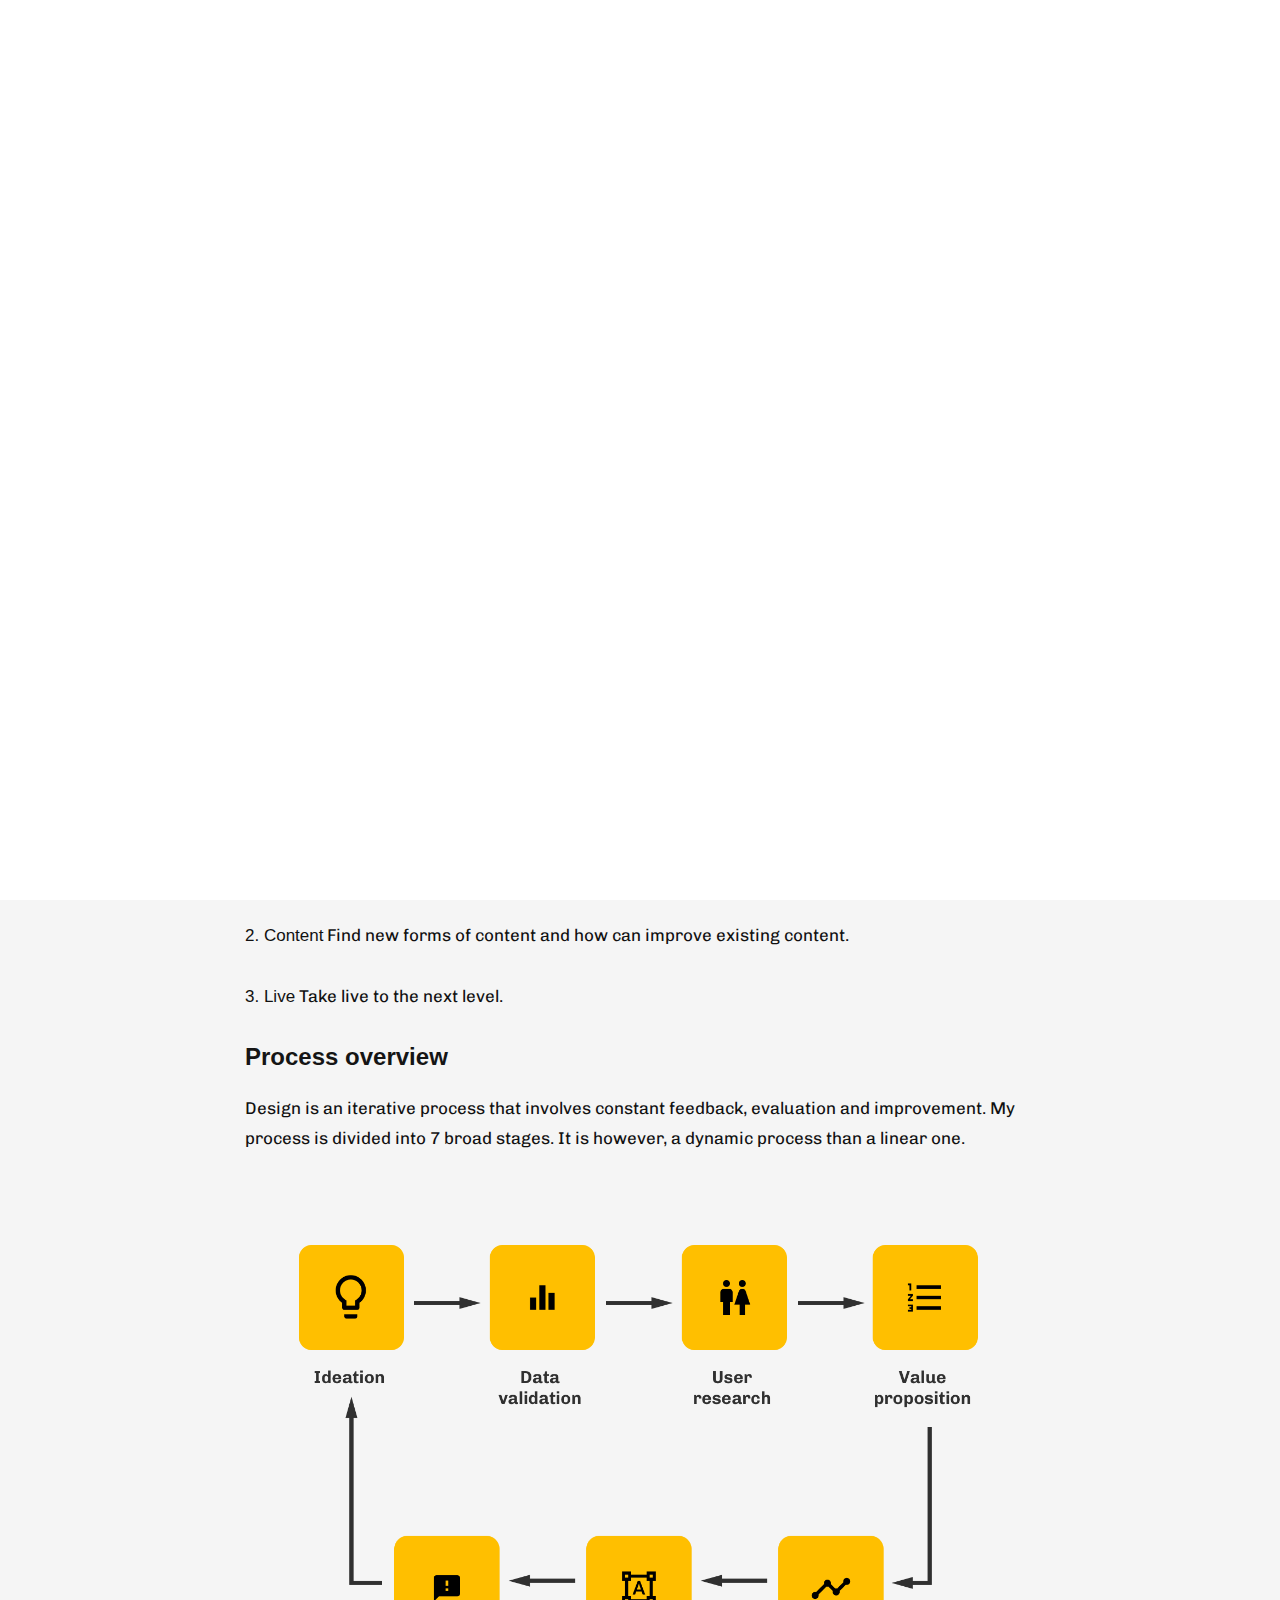
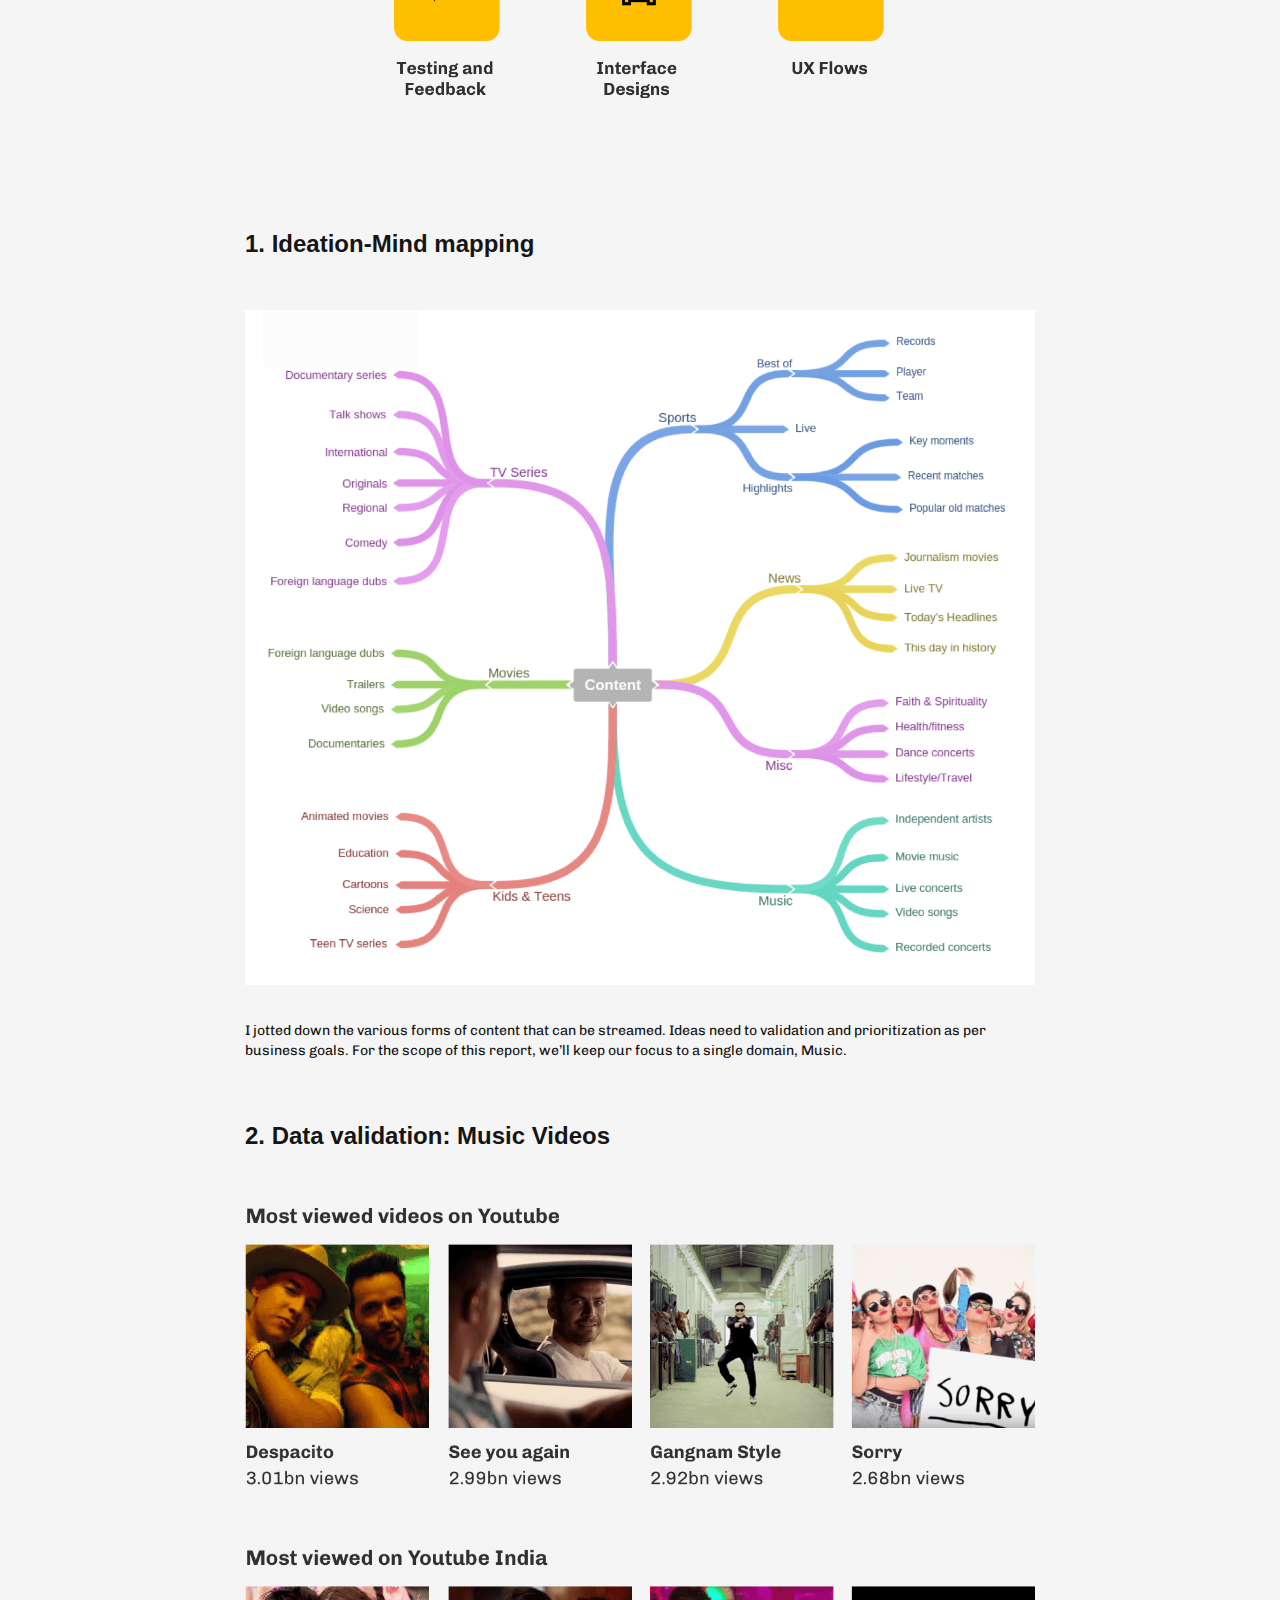
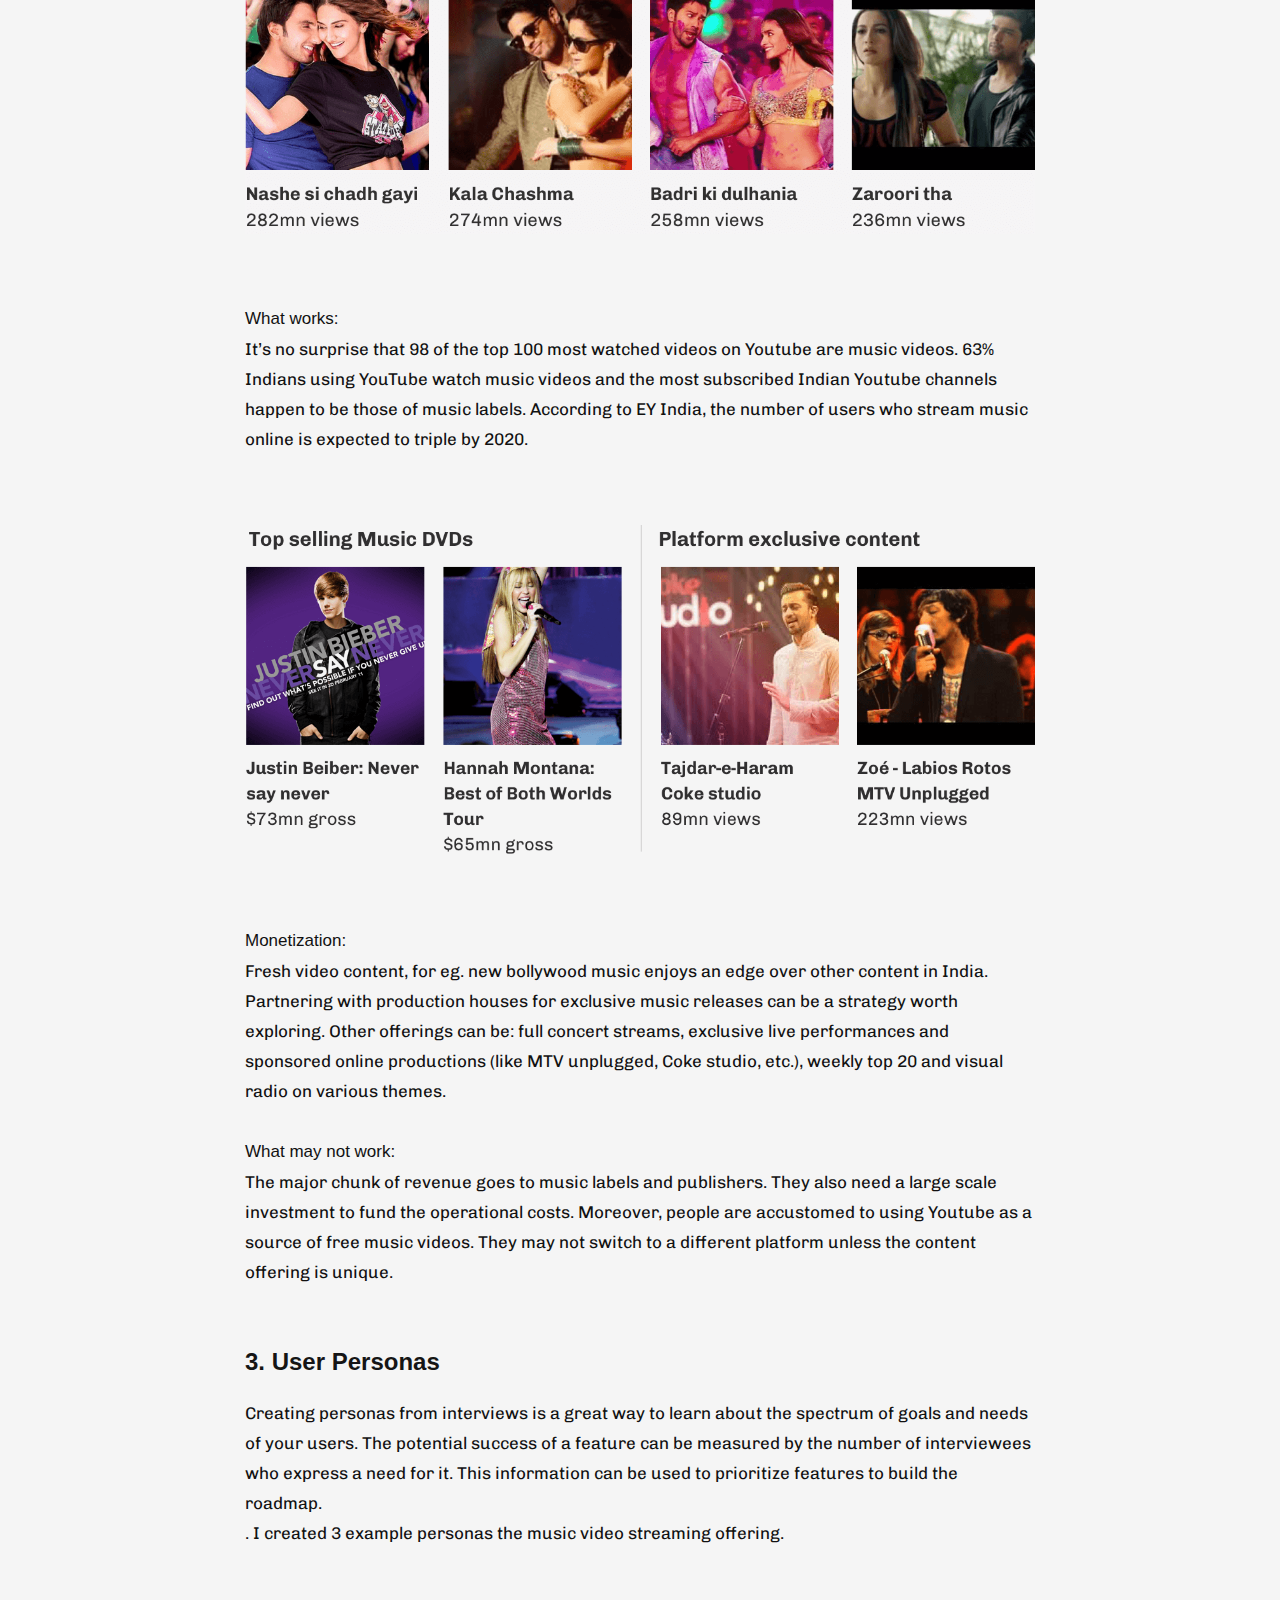
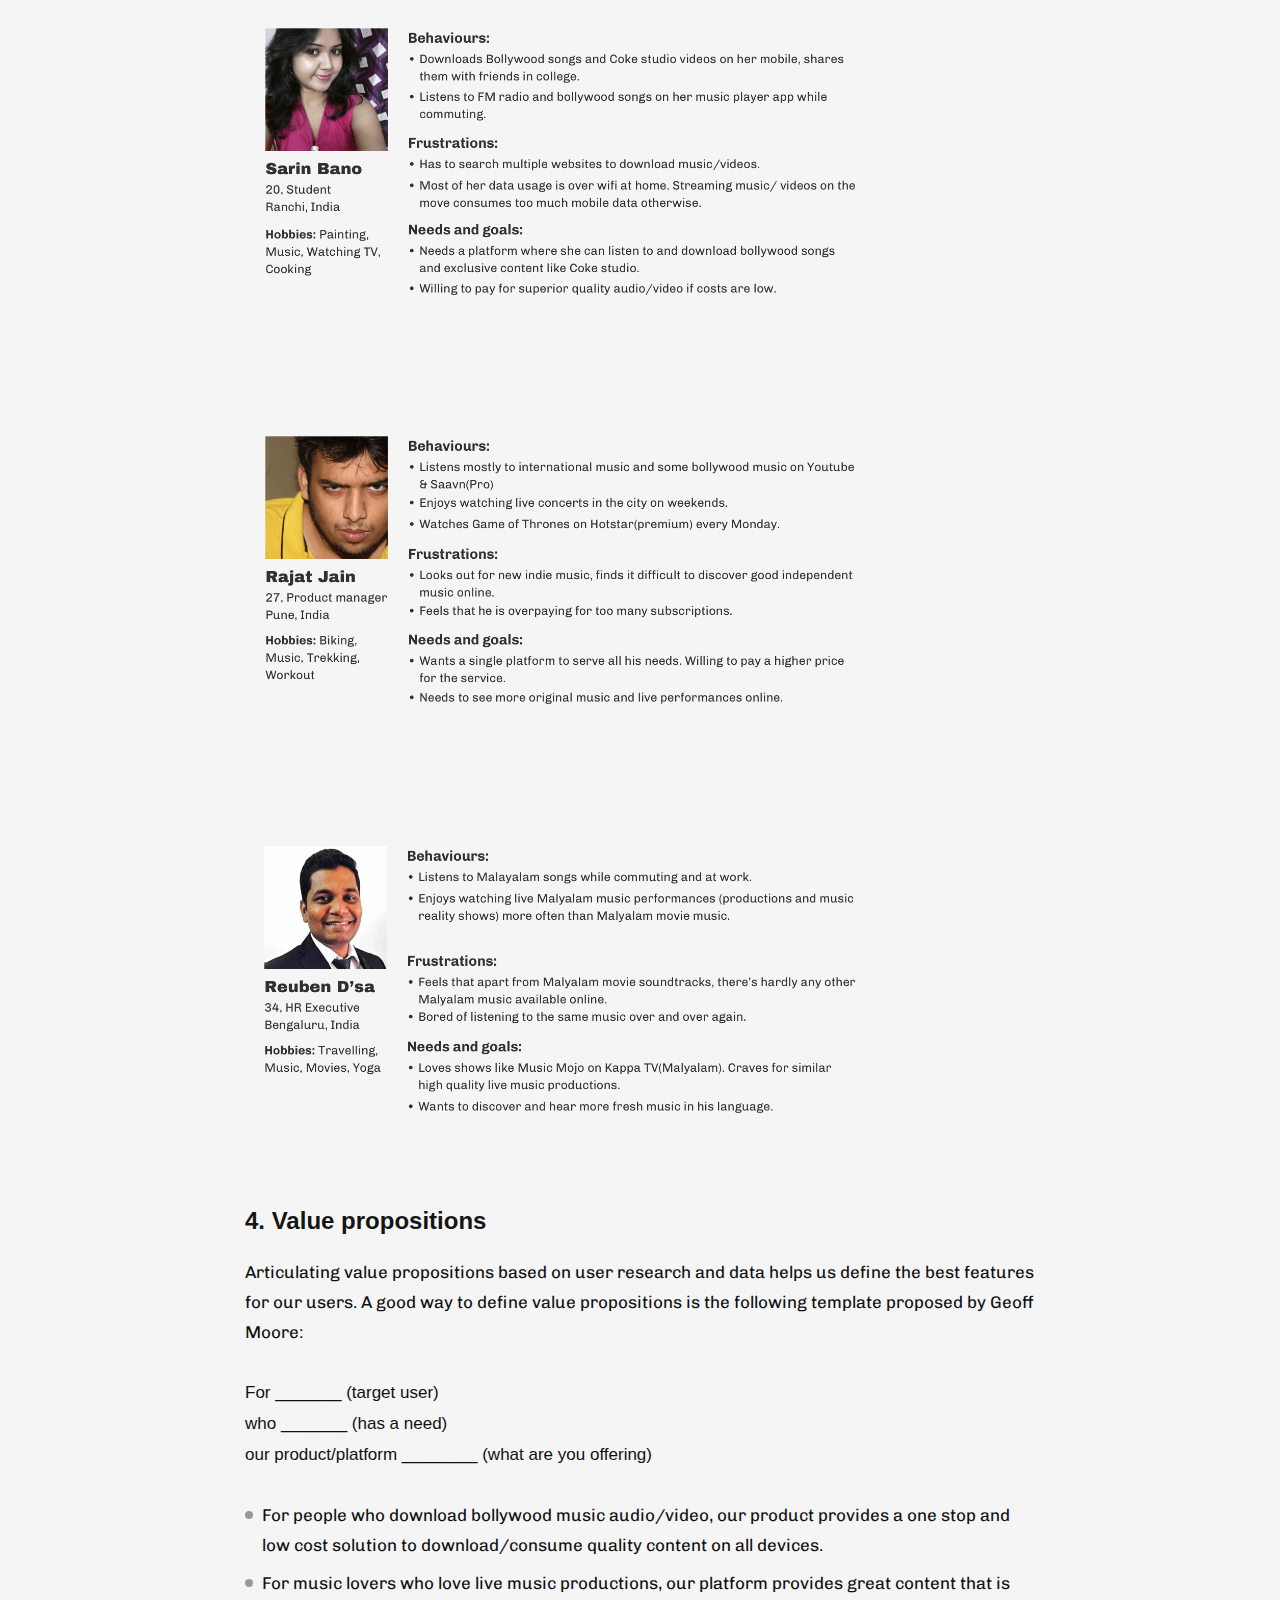
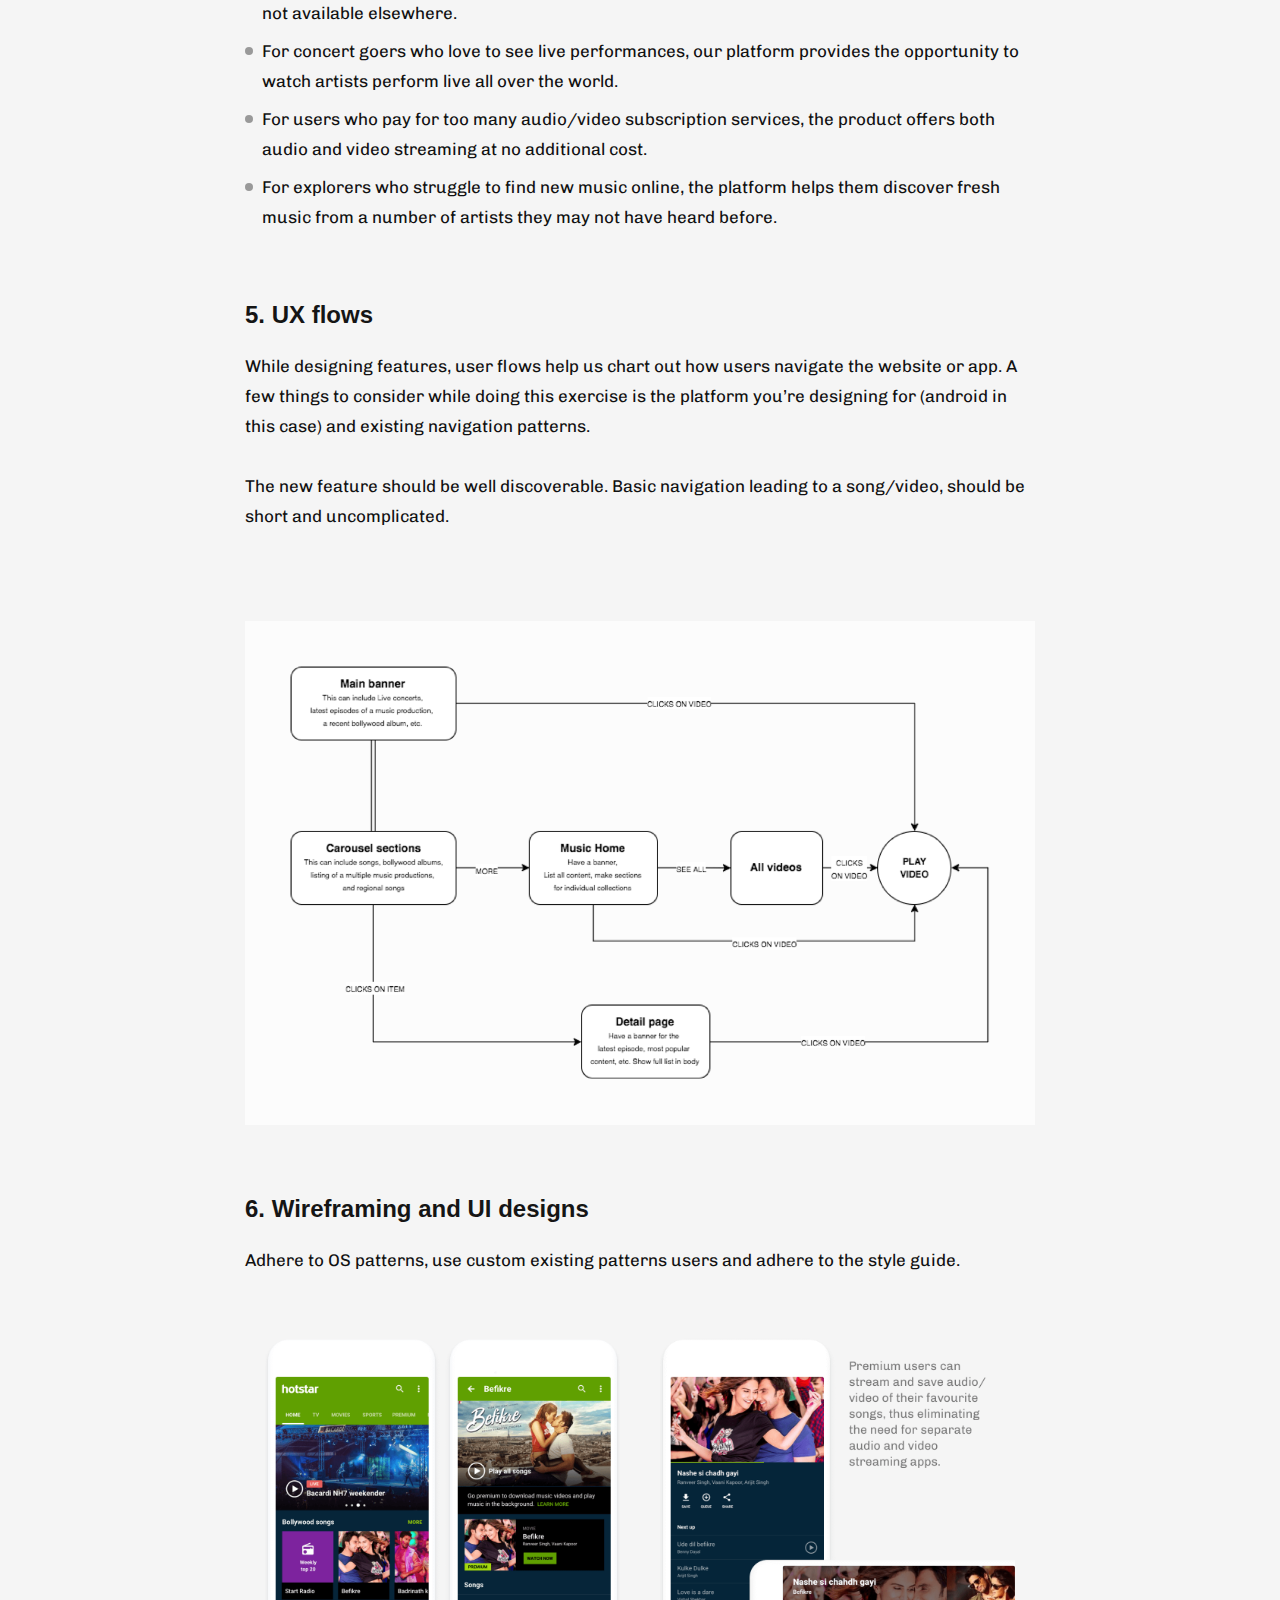
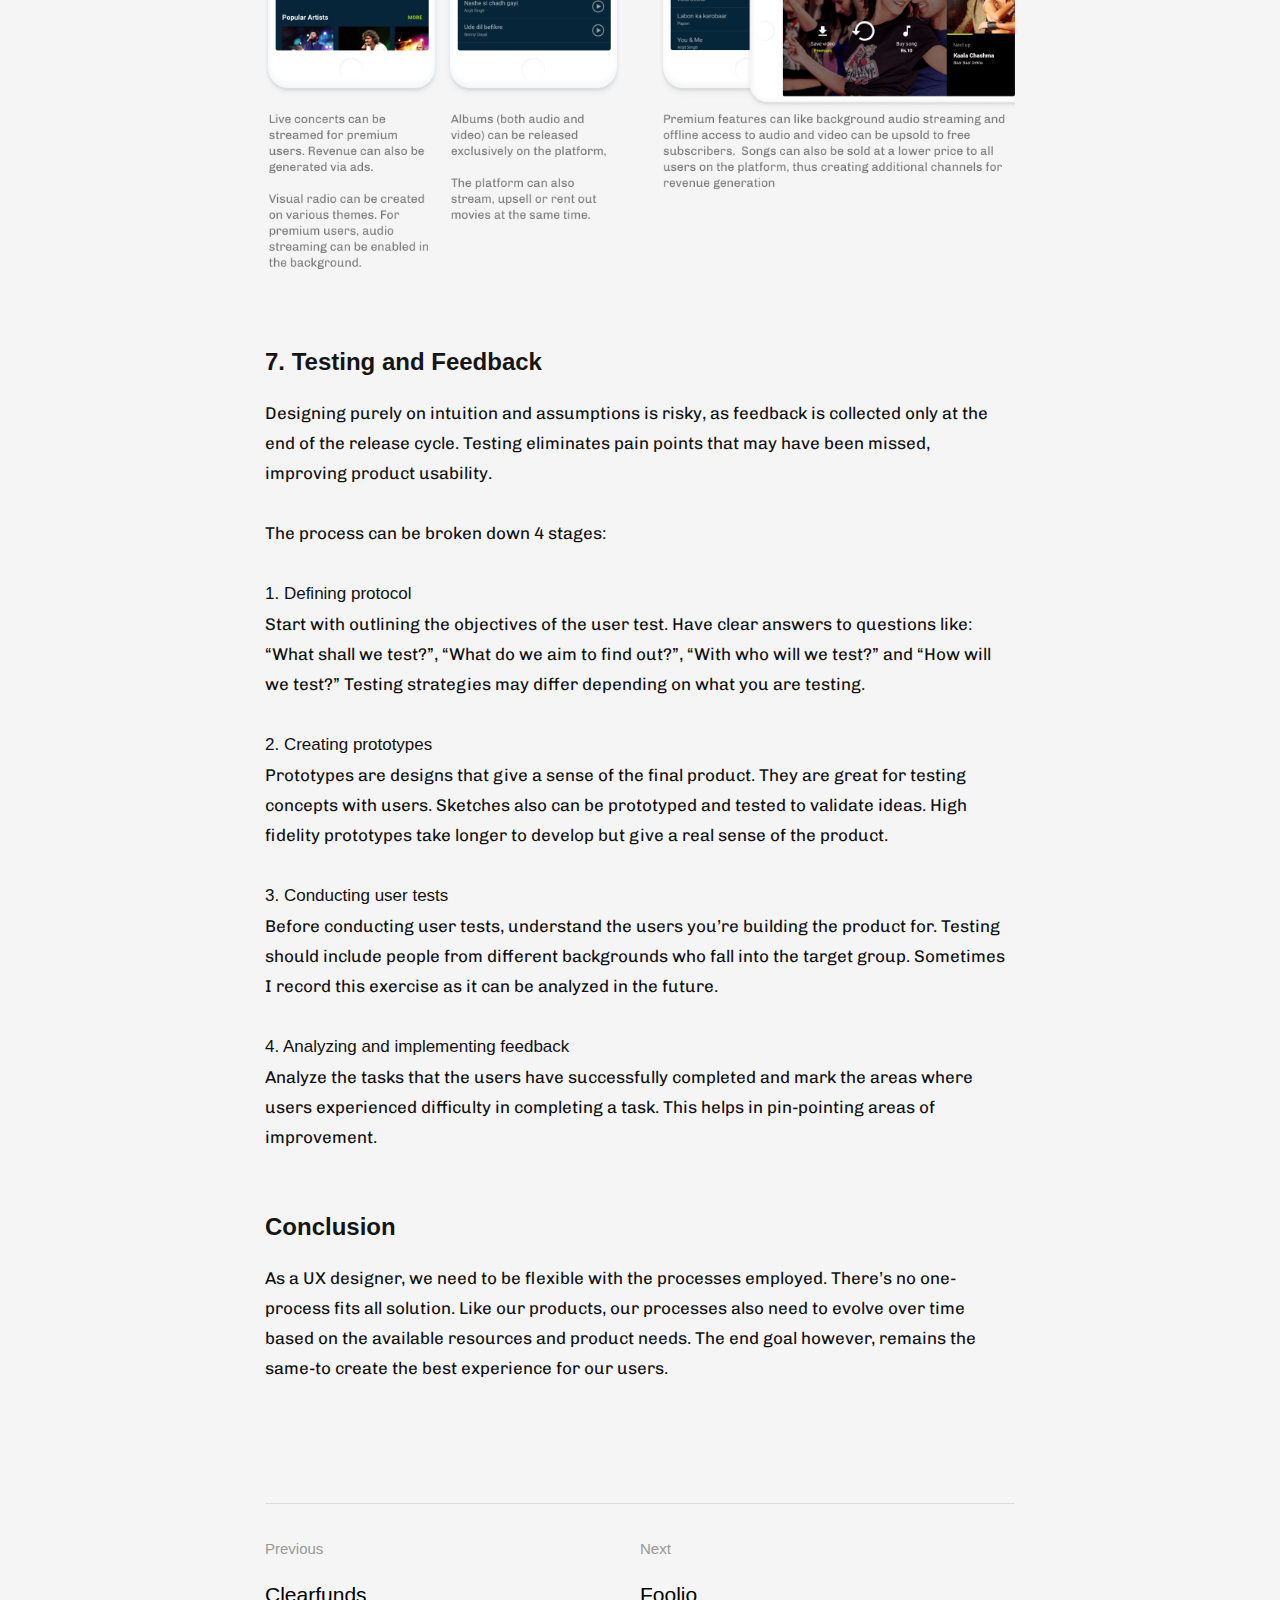
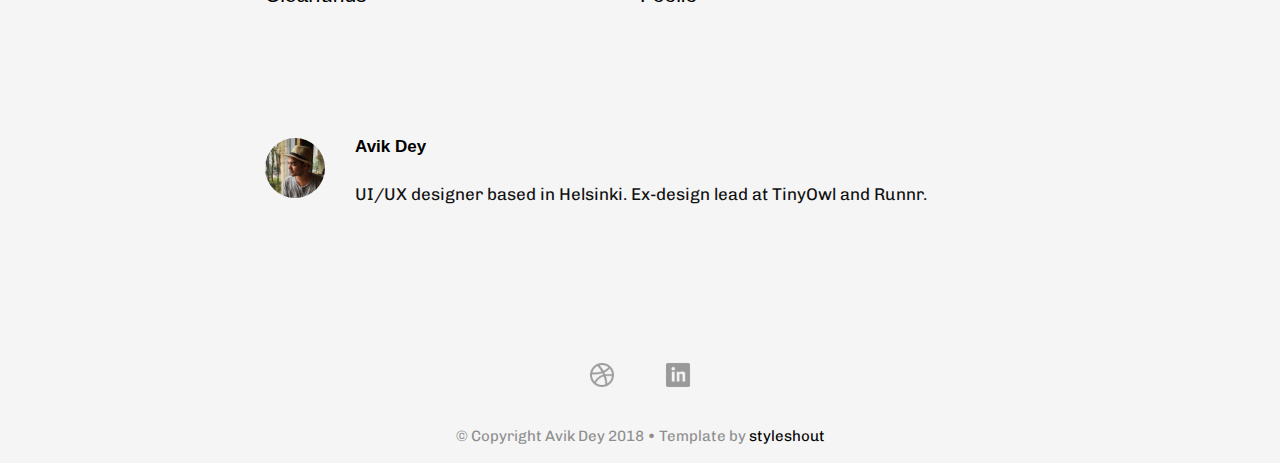
<file: hotstar.html>
<!DOCTYPE html>
<!--[if IE 8 ]><html class="no-js oldie ie8" lang="en"> <![endif]-->
<!--[if IE 9 ]><html class="no-js oldie ie9" lang="en"> <![endif]-->
<!--[if (gte IE 9)|!(IE)]><!--><html class="no-js" lang="en"> <!--<![endif]-->
<head>

   <!--- basic page needs
   ================================================== -->
   <meta charset="utf-8">
	<title>Hotstar-Case Study-Avik Dey-UI/UX Designer</title>
	<meta name="description" content="Discovering new product opportunities for a leading video streaming platform">  
	<meta name="author" content="">

   <!-- mobile specific metas
   ================================================== -->
	<meta name="viewport" content="width=device-width, initial-scale=1, maximum-scale=1">

 	<!-- CSS
   ================================================== -->
   <link rel="stylesheet" href="css/base.css">
   <link rel="stylesheet" href="css/vendor.css">  
   <link rel="stylesheet" href="css/main.css">
        

   <!-- script
   ================================================== -->
	<script src="js/modernizr.js"></script>
	<script src="js/pace.min.js"></script>

   <!-- favicons
	================================================== -->
	<link rel="shortcut icon" href="favicon.ico" type="image/x-icon">
	<link rel="icon" href="favicon.ico" type="image/x-icon">

</head>

<body id="top">

	<!-- header 
   ================================================== -->
   <header class="short-header">   

      <div class="gradient-block"></div>  

      <div class="row header-content">

         <div class="logo">
            <a href="index.html">Avik Dey</a>
         </div>

         <nav id="main-nav-wrap">
            <ul class="main-navigation sf-menu">
               <li><a href="index.html" title="">Work</a></li> 
               <li><a href="about.html" title="">About</a></li>   
                                           
            </ul>
         </nav> <!-- end main-nav-wrap -->

         

         <div class="triggers">
            <a class="menu-toggle" href="#"><span>Menu</span></a>
         </div> <!-- end triggers -->  
         
      </div>         
      
   </header> <!-- end header -->

   <!-- content
   ================================================== -->
   <figure class='full-widthimg'>
    <img src=images/hotstar/cover.png alt=“Runnrappcover“ width=100%>
  </figure>

   <section id="content-wrap" class="blog-single">
   	<div class="row">
   		<div class="col-twelve">

   			<article class="format-standard">  

					<div class="primary-content">

						<h1 class="page-title">Hotstar</h1>	

						<ul class="entry-meta">
							<li class="date">Sep 2017</li>						
							<li class="cat"><a href="#">Design process</a><a href="#">UI/UX</a></li>				
						</ul>						

						<p class="lead">Discovering new product opportunities for a leading video streaming platform.</p> 
						<p><a href="http://www.hotstar.com/">Hotstar</a> (Now Disney+ Hotstar) is a popular streaming platform in India streams sports, international and vernacular TV shows, movies and web series. I created this report as a part of their hiring process, exploring one new product opportunity while documenting my design thinking and process. Considering monetization via ads, subscriptions, etc. to be the primary goal, the three areas I explored were:

</p>
<p><b>1. Distribution</b>
Improve existing mediums of distribution and explore new avenues.
</p>
<p><b>2. Content</b>
Find new forms of content and how can improve existing content.
</p>
<b>3. Live</b>
Take live to the next level. 
						</p>

						

						<p>
              <h2>Process overview</h2>

						Design is an iterative process that involves constant feedback, evaluation and improvement. My process is divided into 7 broad stages. It is however, a dynamic process than a linear one.</p>
					<p><img src=images/hotstar/flow.png alt=“processflow” width="100%"></p>


<div>
  <br>
<h2>1. Ideation-Mind mapping</h2>

<p style="font-size: 14px; line-height: 20px"><img src=images/hotstar/mindmap.png alt=“processflow” width="100%"> I jotted down the various forms of content that can be streamed. Ideas need to validation and prioritization as per business goals. For the scope of this report, we’ll keep our focus to a single domain, Music.</p> 
<br>
<div>
  <h2>2. Data validation: Music Videos</h2>


<p><img src="images/hotstar/f1.png" width="100%"></p>

  <p><b>What works:</b><br>
It’s no surprise that 98 of the top 100 most watched videos on Youtube are music videos. 63% Indians using YouTube watch music videos and the most subscribed Indian Youtube channels happen to be those of music labels. According to EY India, the number of users who stream music online is expected to triple by 2020.</p>

<p><img src="images/hotstar/f2.png" width="100%"></p>

<p><b>Monetization:</b><br>

Fresh video content, for eg. new bollywood music enjoys an edge over other content in India. Partnering with production houses for exclusive music releases can be a strategy worth exploring. Other offerings can be: full concert streams, exclusive live performances and sponsored online productions (like MTV unplugged, Coke studio, etc.), weekly top 20 and visual radio on various themes.</p>

<p><b>What may not work:</b><br>
The major chunk of revenue goes to music labels and publishers. They also need a large scale investment to fund the operational costs. Moreover, people are accustomed to using Youtube as a source of free music videos. They may not switch to a different platform unless the content offering is unique.</p>
</div>

<br>
<h2>3. User Personas</h2>

<p>
Creating personas from interviews is a great way to learn about the spectrum of goals and needs of your users. The potential success of a feature can be measured by the number of interviewees who express a need for it. This information can be used to prioritize features to build the roadmap.
<br>. I created 3 example personas the music video streaming offering.</p>

<p><img src=images/hotstar/persona1.png alt=“persona1” width="80%"></p>

<p><img src=images/hotstar/persona2.png alt=“persona2” width="80%"></p>

<p><img src=images/hotstar/persona3.png alt=“persona3” width="80%"></p>
        

</div>


<div><h2>4. Value propositions</h2>

<p>Articulating value propositions based on user research and data helps us define the best features for our users. A good way to define value propositions is the following template proposed by Geoff Moore:</p>

<b>For _______  (target user)<br>
who _______ (has a need)<br>
our product/platform ________  (what are you offering)</b>
<br>
<br>
<ul class="disc">
           <li>For people who download bollywood music audio/video, our product provides a one stop and low cost  solution to download/consume quality content on all devices.</li>
           <li>For music lovers who love live music productions, our platform provides great content that is not available elsewhere.</li>
           <li>For concert goers who love to see live performances, our platform provides the opportunity to watch artists perform live all over the world.</li>
           <li>For users who pay for too many audio/video subscription services, the product offers both audio and video streaming at no additional cost.</li>

           <li>For explorers who struggle to find new music online, the platform helps them discover fresh music from a number of artists they may not have heard before.</li>
        </ul>
        <br>
</div>

<div><h2>5. UX flows</h2>

<p>
While designing features, user flows help us chart out how users navigate the website or app. A few things to consider while doing this exercise is the platform you’re designing for (android in this case) and existing navigation patterns.
</p>
<p>
The new feature should be well discoverable. Basic navigation leading to a song/video, should be short and uncomplicated.
<br>
<br></p>
</div>

<p><img src=images/hotstar/flows.png alt=“processflow” width="100%"></p>


<div><h2>6. Wireframing and UI designs</h2>

<p>Adhere to OS patterns, use custom existing patterns users and adhere to the style guide.</p>


<div class="col-six tab-full">

          <p><img src="images/hotstar/mob2.png" width="100%"></p>

        </div>

        <div class="col-six tab-full">


          <p><img src="images/hotstar/mob1.png" width="100%"></p>

        </div>
								  			   


<div class="col-twelve">
<h2>7. Testing and Feedback</h2>
<p>

Designing purely on intuition and assumptions is risky, as feedback is collected only at the end of the release cycle. Testing eliminates pain points that may have been missed, improving product usability.
</p>
<p>The process can be broken down 4 stages:
<br>
<br>
<b>1. Defining protocol</b>
<br>
Start with outlining the objectives of the user test. Have clear answers to questions like: “What shall we test?”, “What do we aim to find out?”, “With who will we test?” and “How will we test?”
Testing strategies may differ depending on what you are testing.
</p>
<p><b>2. Creating prototypes</b>
<br>
Prototypes are designs that give a sense of the final product. They are great for testing concepts with users. Sketches also can be prototyped and tested to validate ideas. High fidelity prototypes take longer to develop but give a real sense of the product.</p>

<p><b>3. Conducting user tests</b><br>

Before conducting user tests, understand the users you’re building the product for. Testing should include people from different backgrounds who fall into the target group. Sometimes I record this exercise as it can be analyzed in the future.</p>


<p><b>4. Analyzing and implementing feedback</b><br>
Analyze the tasks that the users have successfully completed and mark the areas where users experienced difficulty in completing a task. This helps in pin-pointing areas of improvement.
<br>
               <br>
</p>

            <p><h2>Conclusion</h2>
               
As a UX designer, we need to be flexible with the processes employed. There’s no one-process fits all solution. Like our products, our processes also need to evolve over time based on the available resources and product needs. The end goal however, remains the same-to create the best experience for our users.
</p>

<div class="pagenav group">

                  <div class="prev-nav">
                     <a href="clearfunds.html" rel="prev">
                        <span>Previous</span>
                        Clearfunds 
                     </a>
                  </div>
                  <div class="next-nav">
                     <a href="foolio.html" rel="next">
                        <span>Next</span>
                        Foolio 
                     </a>
                  </div>               
               </div>
               

            <div class="author-profile">
                <a href="about.html"> <img src="images/avatars/dp.jpg" alt="avatar"></a>

                <div class="about">
                  <h4><a href="about.html">Avik Dey</a></h4>
                
                  <p>UI/UX designer based in Helsinki. Ex-design lead at TinyOwl and Runnr.
                  </p>

                </div>
                </div>
               </div>
               </div> <!-- end author-profile -->

                <!-- end entry-primary -->
	  			   
               

				</article>
   		


			</div> <!-- end col-twelve -->
   	</div> <!-- end row -->

   </section> <!-- end content -->


   <!-- footer
   ================================================== -->
   <footer>


      <div class="footer-bottom">
      	<div class="row">

            <div class="col-twelve">
               <div class="links">
                  <span>
                     <a href="https://dribbble.com/avikdey" target="_blank"><img src="dribbble.png" alt="dribbble"
                     width="48px" height="48px"></a>
                  </span>
                  <span>
                     <a href="
                     https://www.linkedin.com/in/deyavik/" target="_blank"><img src="linkedin.png" alt="Linkedin" width="48px" height="48px">
                  </a>
               </span>                
               </div>

               <div id="go-top">
                  <a class="smoothscroll" title="Back to Top" href="#top"><i class="icon icon-arrow-up"></i></a>
               </div>         
            </div>

         </div>

 <div class="col-twelve">
      		

            <div class="col-twelve">
	      		<div class="copyright">
                  <span>© Copyright Avik Dey 2018  • </span> 
                  <span>Template by <a href="http://www.styleshout.com/">styleshout</a></span>                
               </div>

		         <div id="go-top">
		            <a class="smoothscroll" title="Back to Top" href="#top"><i class="icon icon-arrow-up"></i></a>
		         </div>         
	      	</div>

      	</div> 
      </div> 
   </footer>  
   <!-- end footer-bottom -->  

   <div id="preloader"> 
    	<div id="loader"></div>
   </div> 

   <!-- Java Script
   ================================================== --> 
   <script src="js/jquery-2.1.3.min.js"></script>
   <script src="js/plugins.js"></script>
   <script src="js/main.js"></script>

</body>

</html>
</file>
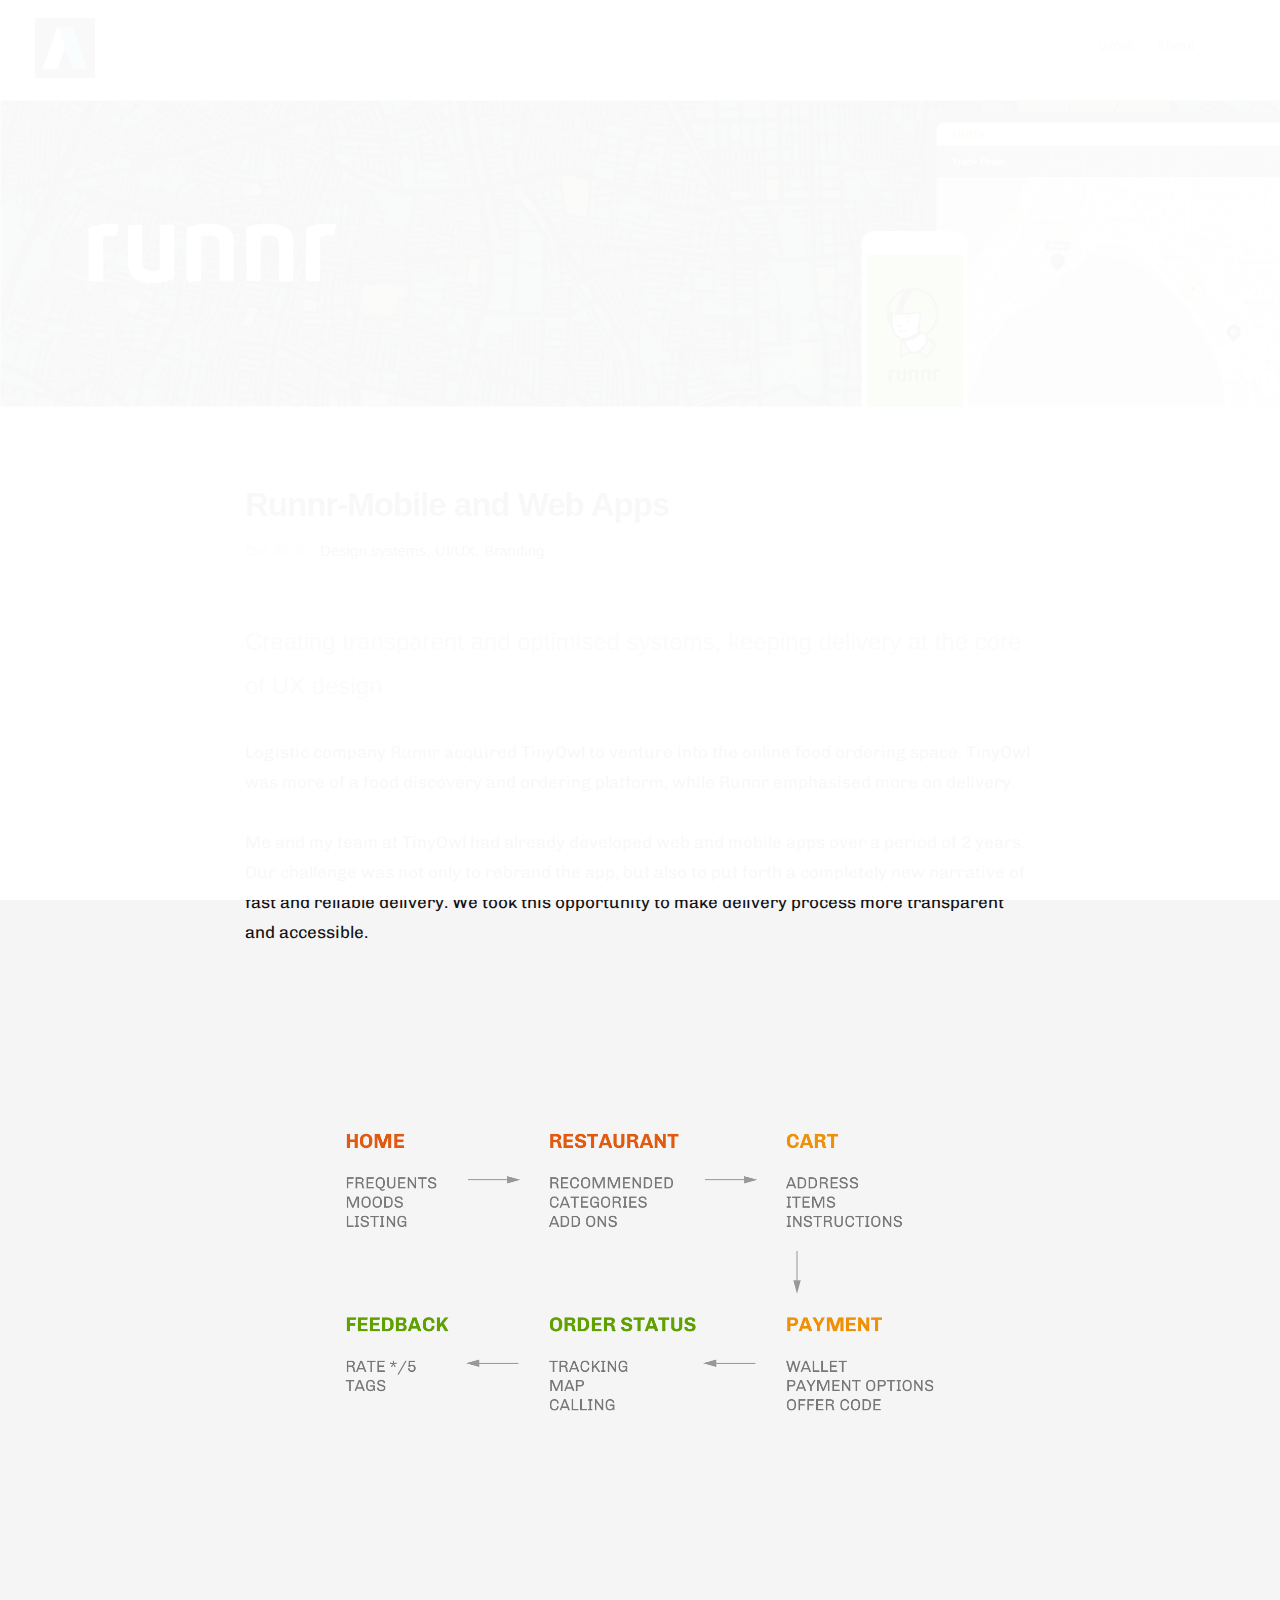
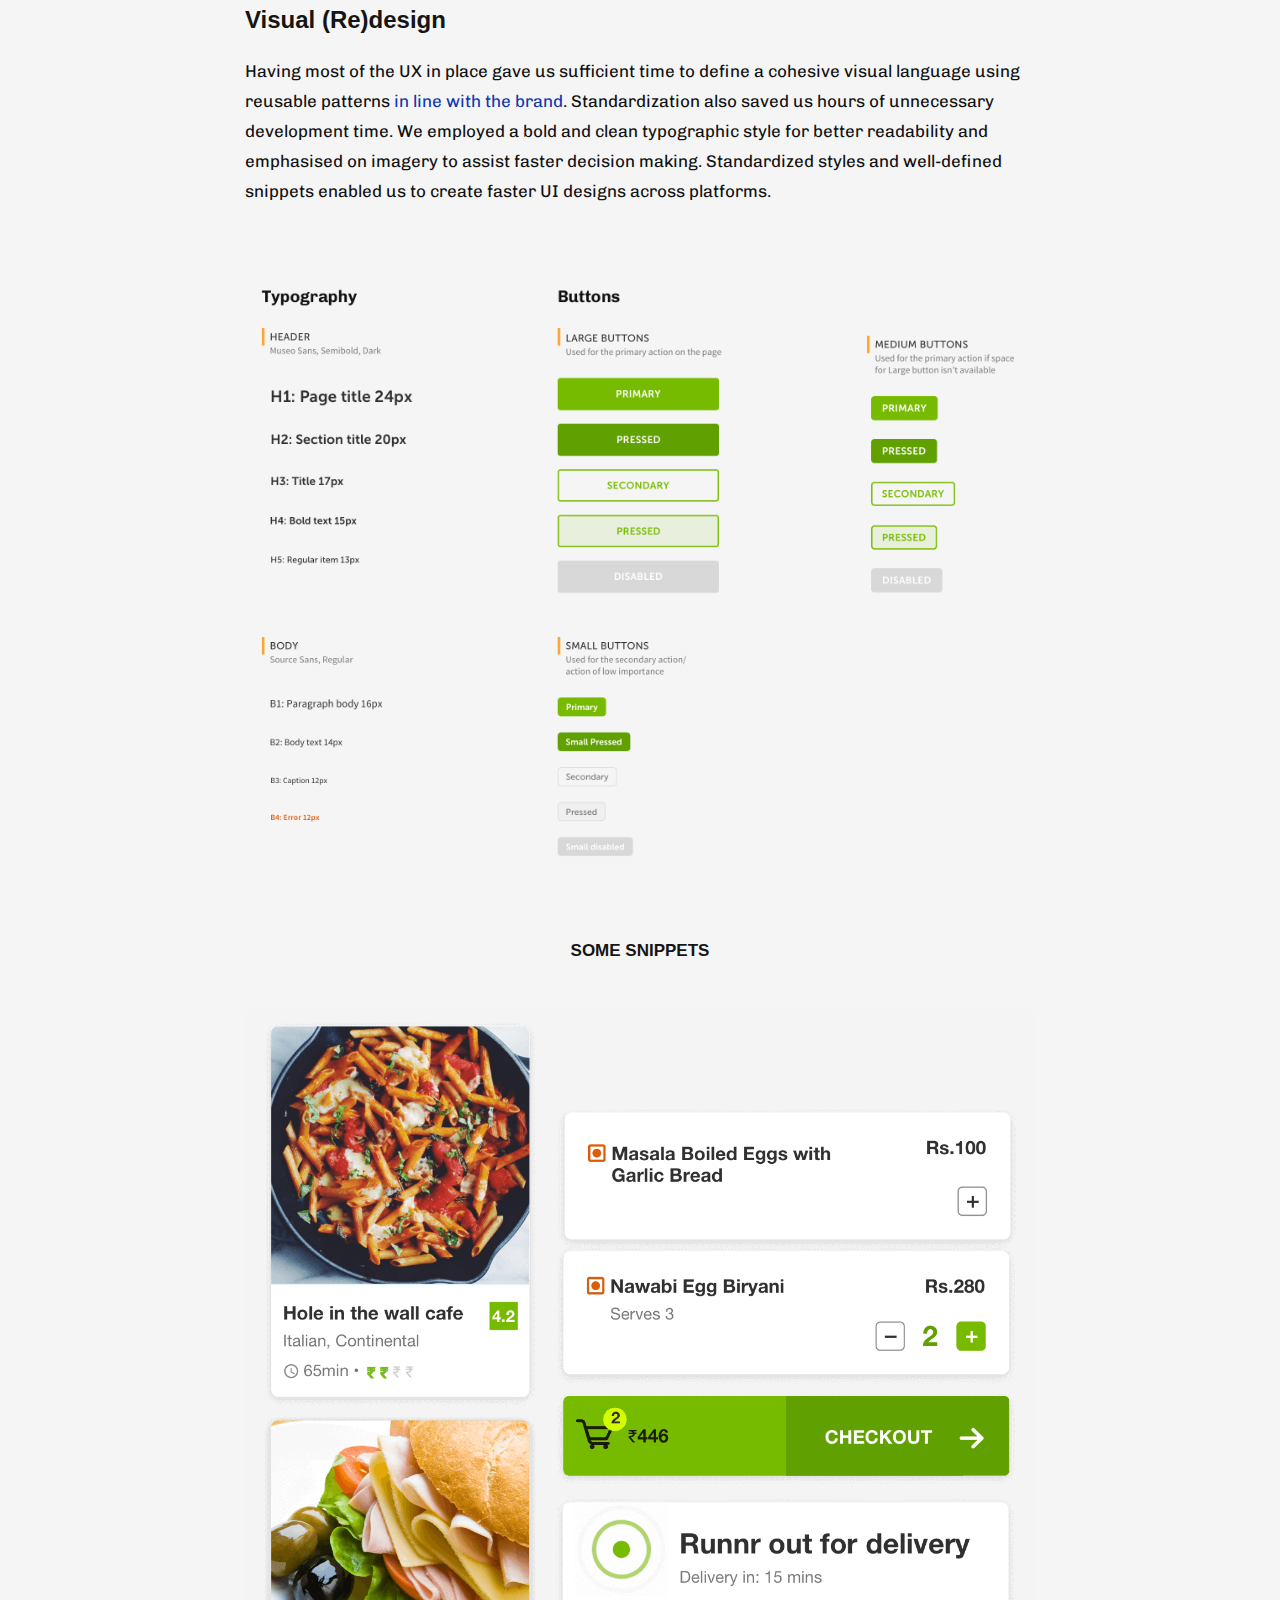
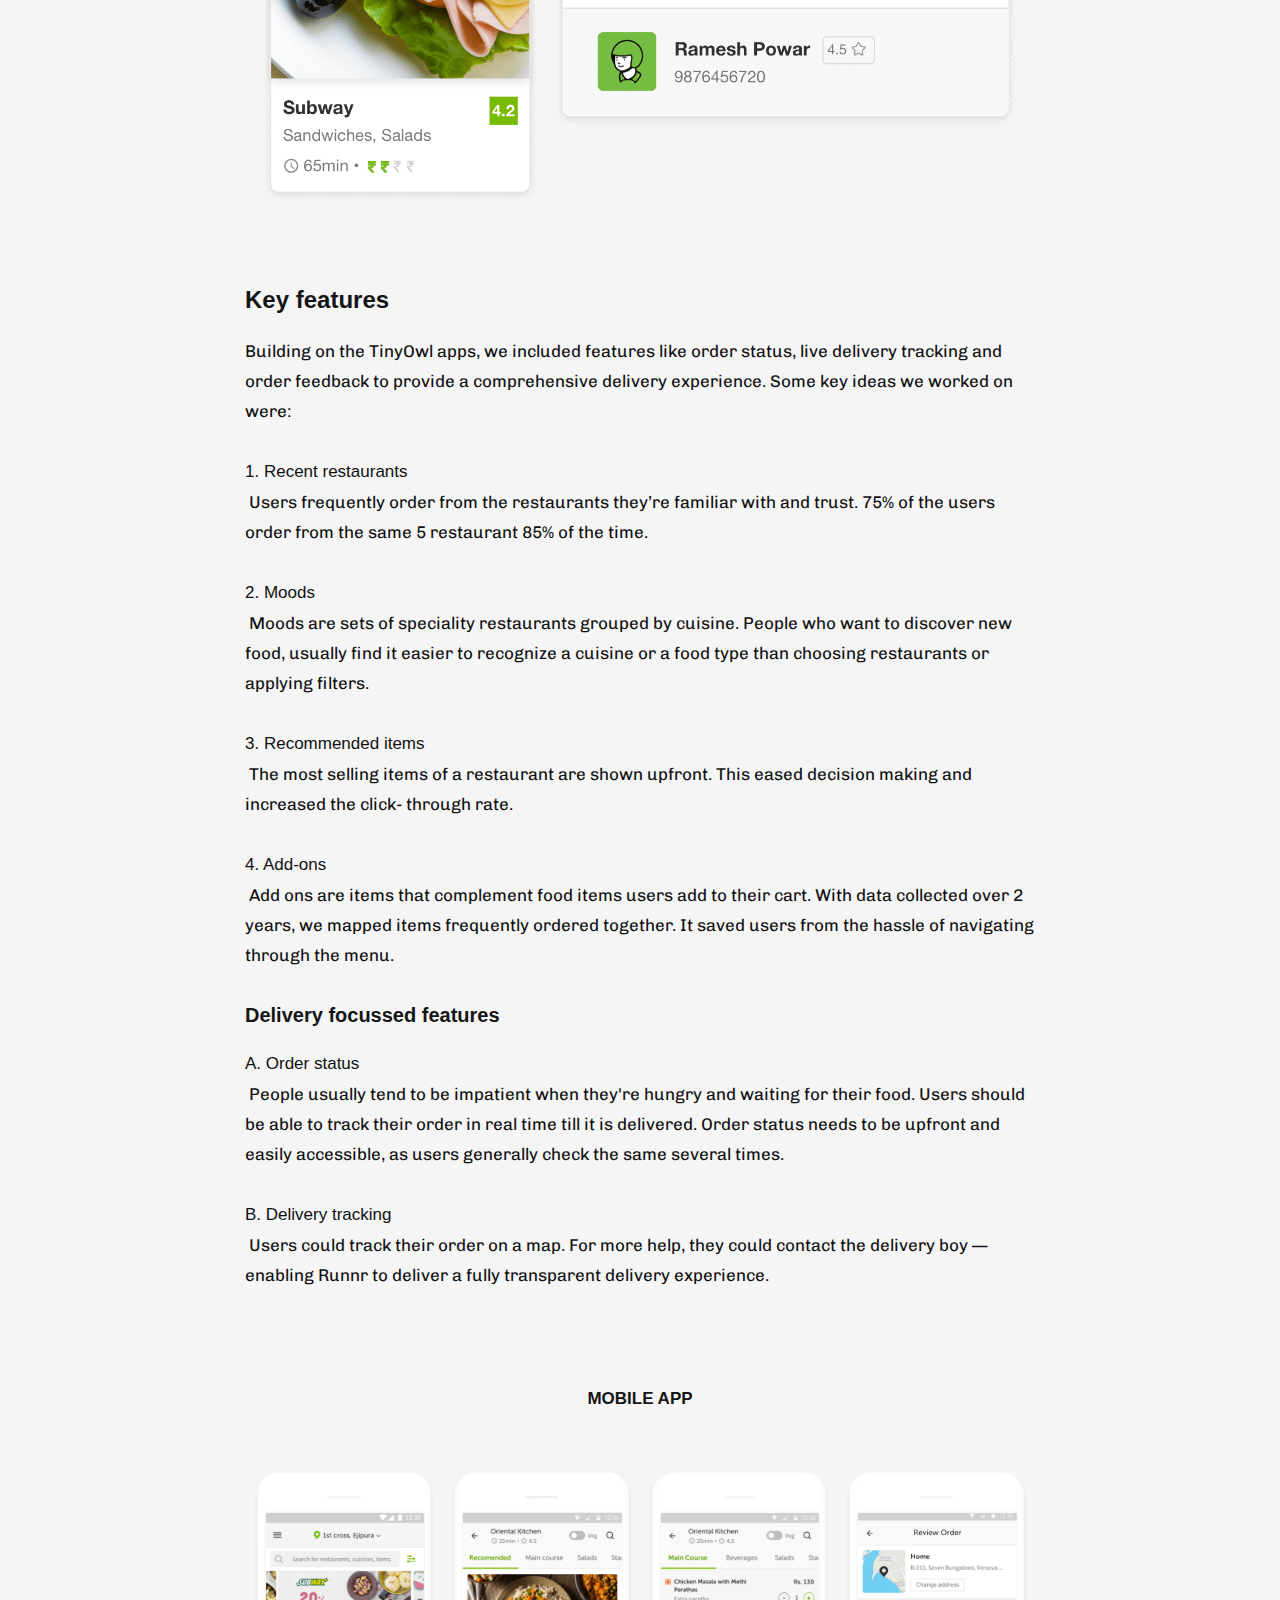
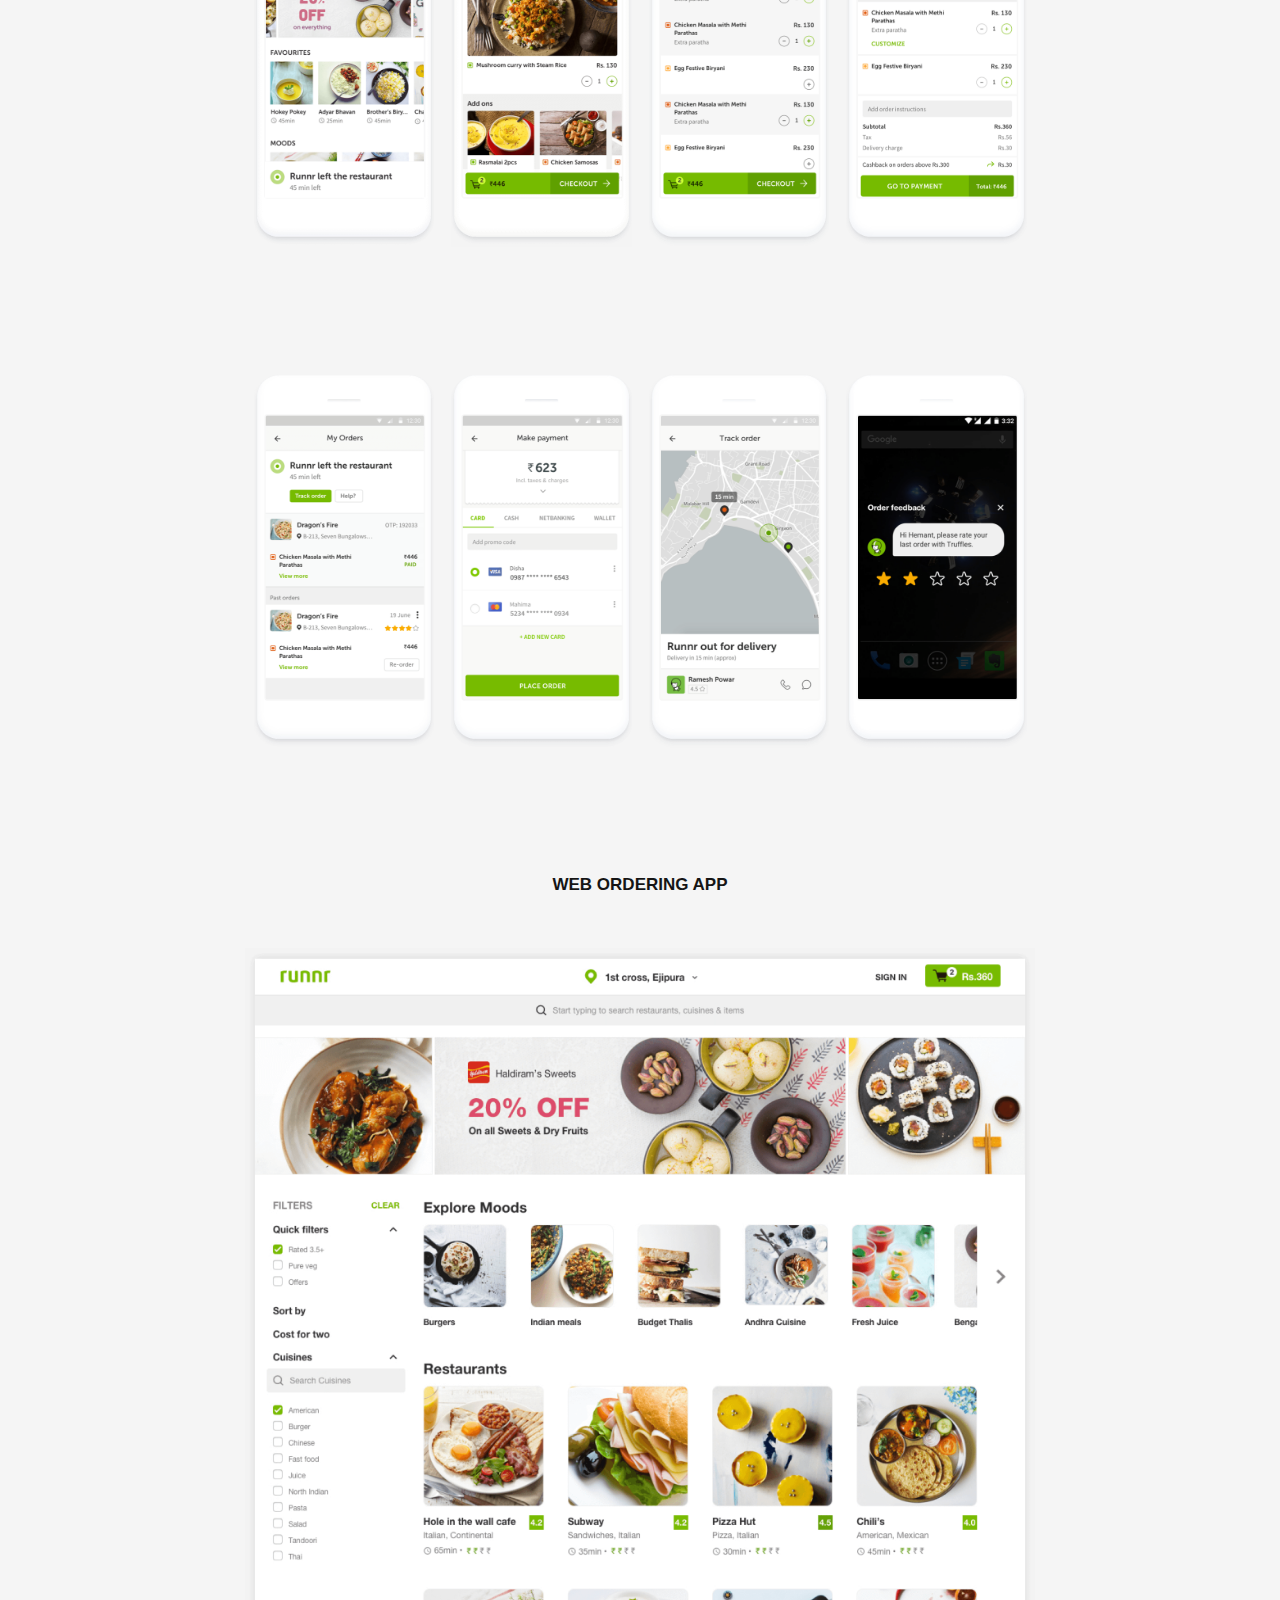
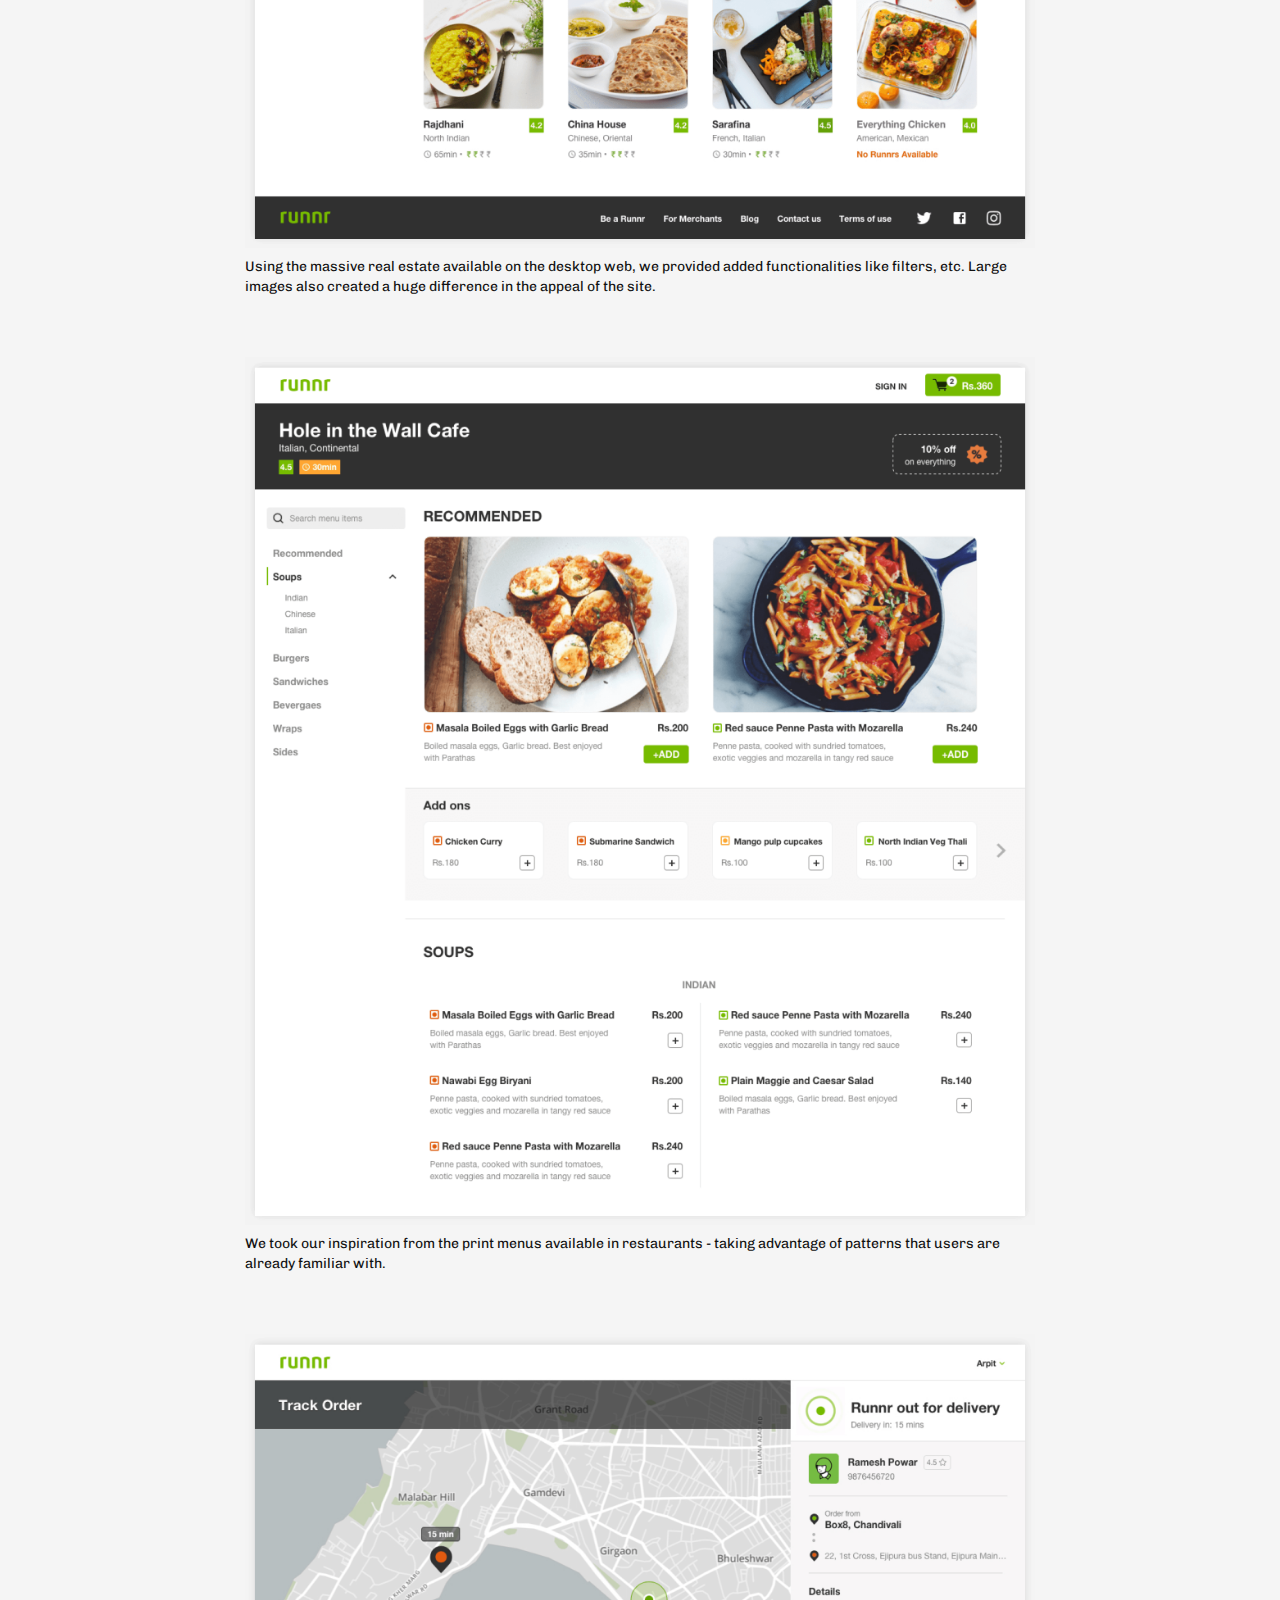
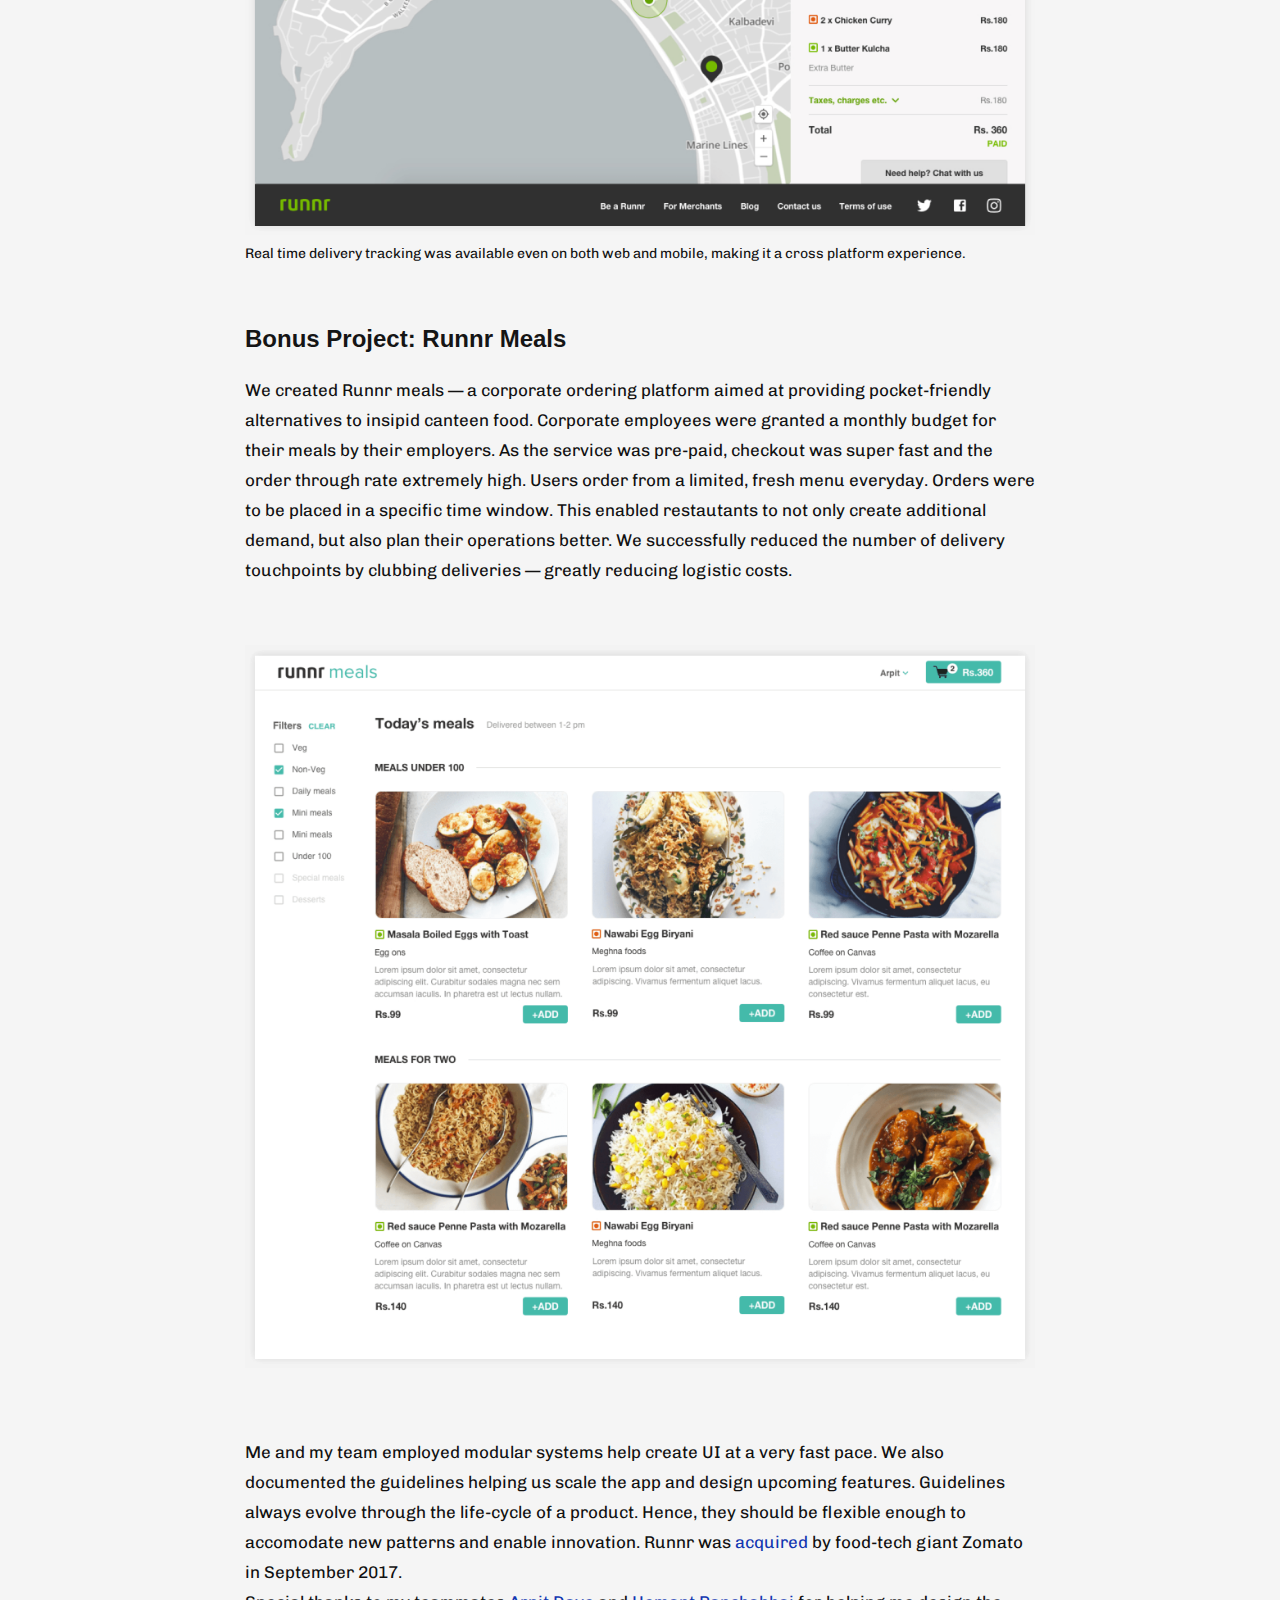
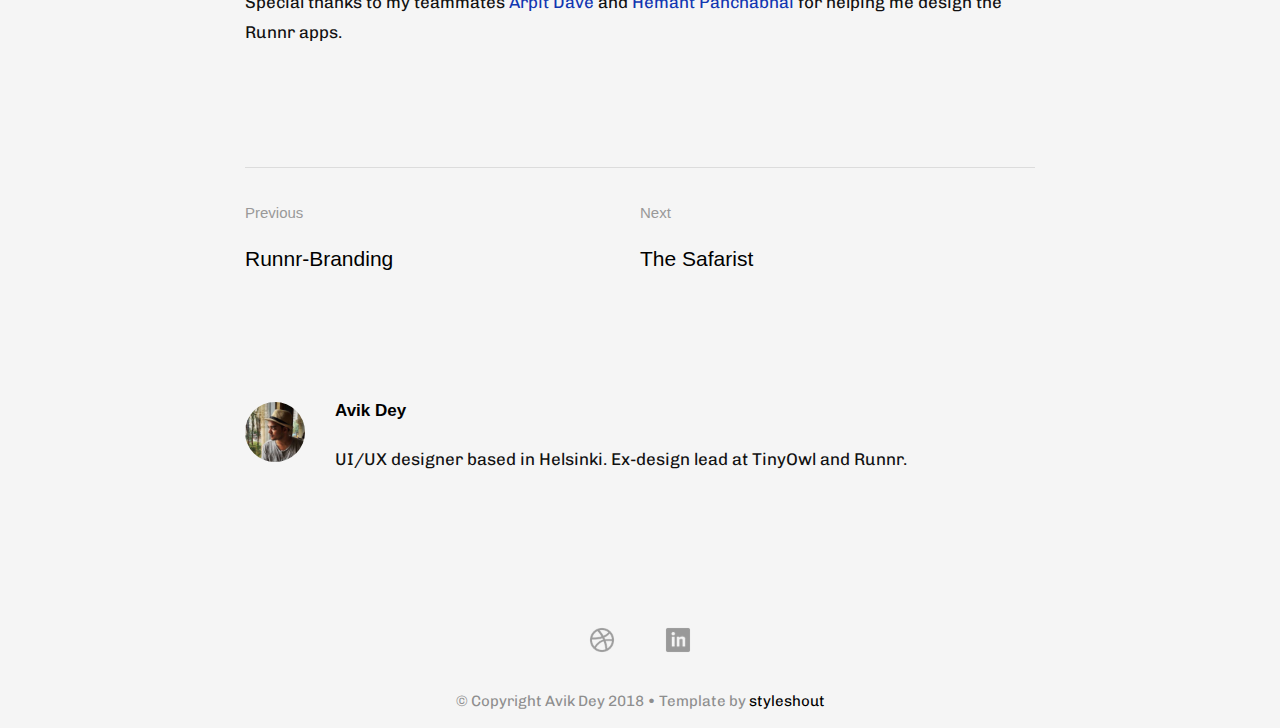
<file: runnrapps.html>
<!DOCTYPE html>
<!--[if IE 8 ]><html class="no-js oldie ie8" lang="en"> <![endif]-->
<!--[if IE 9 ]><html class="no-js oldie ie9" lang="en"> <![endif]-->
<!--[if (gte IE 9)|!(IE)]><!--><html class="no-js" lang="en"> <!--<![endif]-->
<head>

   <!--- basic page needs
   ================================================== -->
   <meta charset="utf-8">
	<title>Runnr-Mobile and web app-Avik Dey-UI/UX Designer</title>
	<meta name="description" content="Creating transparent and optimised systems, keeping delivery at the core of UX design">  
	<meta name="author" content="">

   <!-- mobile specific metas
   ================================================== -->
	<meta name="viewport" content="width=device-width, initial-scale=1, maximum-scale=1">

 	<!-- CSS
   ================================================== -->
   <link rel="stylesheet" href="css/base.css">
   <link rel="stylesheet" href="css/vendor.css">  
   <link rel="stylesheet" href="css/main.css">
        

   <!-- script
   ================================================== -->
	<script src="js/modernizr.js"></script>
	<script src="js/pace.min.js"></script>

   <!-- favicons
	================================================== -->
	<link rel="shortcut icon" href="favicon.ico" type="image/x-icon">
	<link rel="icon" href="favicon.ico" type="image/x-icon">

</head>

<body id="top">

	<!-- header 
   ================================================== -->
   <header class="short-header">   

      <div class="gradient-block"></div>  

      <div class="row header-content">

         <div class="logo">
            <a href="index.html">Avik Dey</a>
         </div>

         <nav id="main-nav-wrap">
            <ul class="main-navigation sf-menu">
               <li><a href="index.html" title="">Work</a></li> 
               <li><a href="about.html" title="">About</a></li>   
                                           
            </ul>
         </nav> <!-- end main-nav-wrap -->

         

         <div class="triggers">
            <a class="menu-toggle" href="#"><span>Menu</span></a>
         </div> <!-- end triggers -->  
         
      </div>         
      
   </header> <!-- end header -->

   <!-- content
   ================================================== -->
   <figure class='full-widthimg'>
    <img src=images/runnrapps/runnrcover2.png alt=“Runnrappcover“ width=100%>
  </figure>

   <section id="content-wrap" class="blog-single">
   	<div class="row">
   		<div class="col-twelve">

   			<article class="format-standard">  

					<div class="primary-content">

						<h1 class="page-title">Runnr-Mobile and Web Apps</h1>	

						<ul class="entry-meta">
							<li class="date">Oct 2016</li>						
							<li class="cat"><a href="#">Design systems</a><a href="#">UI/UX</a><a href="#">Branding</a></li>				
						</ul>						

						<p class="lead">Creating transparent and optimised systems, keeping delivery at the core of UX design</p> 
						<p>Logistic company <a href="https://www.linkedin.com/company/6579952/" target="_blank">Runnr</a> acquired TinyOwl to venture into the online food ordering space. TinyOwl was more of a food discovery and ordering platform, while Runnr emphasised more on delivery.
</p>
<p>Me and my team at TinyOwl had already developed web and mobile apps over a period of 2 years. Our challenge was not only to rebrand the app, but also to put forth a completely new narrative of fast and reliable delivery. We took this opportunity to make delivery process more transparent and accessible. 
						</p>

						<p><img src=images/runnrapps/flow.png alt=“Runnrappflow” width="100%"></p>

						<h2>Visual (Re)design</h2>

						<p>Having most of the UX in place gave us sufficient time to define a cohesive visual language using reusable patterns <a href=runnrbranding.html>in line with the brand</a>. Standardization also saved us hours of unnecessary development time. We employed a bold and clean typographic style for better readability and emphasised on imagery to assist faster decision making. Standardized styles and well-defined snippets enabled us to create faster UI designs across platforms.</p>

					<p><img src=images/runnrapps/stylesheet.png alt=“Runnrappflow” width="100%"></p>
<h4 style="text-align: center"> SOME SNIPPETS </h4>
               <p><img src=images/runnrapps/snippets.png alt=“Runnrappflow” width="100%"></p>
<div>
<h2>Key features</h2>
<p>Building on the TinyOwl apps, we included features like order status, live delivery tracking and order feedback to provide a comprehensive delivery experience. Some key ideas we worked on were:<br> 
<br>
<b>1. Recent restaurants</b><br> Users frequently order from the restaurants they’re familiar with and trust. 75% of the users order from the same 5 restaurant 85% of the time.<br> 
<br>
<b>2. Moods</b><br> Moods are sets of speciality restaurants grouped by cuisine. People who want to discover new food, usually find it easier to recognize a cuisine or a food type than choosing restaurants or applying filters. 
<br> 
<br>
<b>3. Recommended items</b><br> The most selling items of a restaurant are shown upfront. This eased decision making and increased the click- through rate. 
<br>
<br>
<b>4. Add-ons</b><br> Add ons are items that complement food items users add to their cart. With data collected over 2 years, we mapped items frequently ordered together. It saved users from the hassle of navigating through the menu. </p>
</div>
<div>
<h3>Delivery focussed features</h3>
<p><b>A. Order status</b><br> People usually tend to be  impatient when they're hungry and waiting for their food. Users should be able to track their order in real time till it is delivered. Order status needs to be upfront and easily accessible, as users generally check the same several times. <br>
<br>
<b>B. Delivery tracking</b><br> Users could track their order on a map. For more help, they could contact the delivery boy — enabling Runnr to deliver a fully transparent delivery experience. </p>
<br>
</div>

<div>
<h4 style="text-align: center; margin-top: 2em"> MOBILE APP </h4>

			<div class="card-grid">
  <div class="card-wrap">
    <div class="card">
      <img src=images/runnrapps/mob1.png alt=“mob1” width=100%>
    
    </div>
  </div>
  <div class="card-wrap">
    <div class="card">
      <img src=images/runnrapps/mob2.png alt=“mob2” width=100%>
     
    </div>
  </div>
  
  <div class="card-wrap">
    <div class="card">
       <img src=images/runnrapps/mob3.png alt=“mob3” width=100%>
      
    </div>
  </div>
  

<div class="card-wrap">
    <div class="card">
       <img src=images/runnrapps/mob4.png alt=“mob4” width=100%>
      
    </div>
  </div>


<div class="card-wrap">
    <div class="card">
       <img src=images/runnrapps/mob5.png alt=“mob5” width=100%>
      
    </div>
  </div>


<div class="card-wrap">
    <div class="card">
       <img src=images/runnrapps/mob8.png alt=“mob8” width=100%>
      
    </div>
  </div>

<div class="card-wrap">
    <div class="card">
       <img src=images/runnrapps/mob6.png alt=“mob6” width=100%>
      
    </div>
  </div>

<div class="card-wrap">
    <div class="card">
       <img src=images/runnrapps/mob7.png alt=“mob7” width=100%>
      
    </div>
  </div>
			

		</div>					  			   

<div>
<h4 style="text-align: center; margin-top: 2em"> WEB ORDERING APP </h4>

            <img src=images/runnrapps/web1.png style="margin-bottom:0" width="100%">

            <p style="font-size: 14px; line-height: 20px">Using the massive real estate available on the desktop web, we provided added functionalities like filters, etc. Large images also created a huge difference in the appeal of the site.

</p>

<img src=images/runnrapps/web2.png style="margin-bottom:0" width="100%">

            <p style="font-size: 14px; line-height: 20px">We took our inspiration from the print menus available in restaurants - taking advantage of patterns that users are already familiar with.

</p>

<img src=images/runnrapps/web3.png style="margin-bottom:0" width="100%">

            <p style="font-size: 14px; line-height: 20px">Real time delivery tracking was available even on both web and mobile, making it a cross platform experience.

</p>
<br>
         </div> 

         <div>
<h2>Bonus Project: Runnr Meals</h2>
<p>We created Runnr meals — a corporate ordering platform aimed at providing pocket-friendly alternatives to insipid canteen food. Corporate employees were granted a monthly budget for their meals by their employers. As the service was pre-paid, checkout was super fast and the order through rate extremely high. Users order from a limited, fresh menu everyday. Orders were to be placed in a specific time window. This enabled restautants to not only create additional demand, but also plan their operations better. We successfully reduced the number of delivery touchpoints by clubbing deliveries — greatly reducing logistic costs.

</p>

<img src=images/runnrapps/web4.png style="margin-bottom:0" width="100%">

            <p>
               <br>
               <br>
               Me and my team employed modular systems help create UI at a very fast pace. We also documented the guidelines helping us scale the app and design upcoming features. Guidelines always evolve through the life-cycle of a product. Hence, they should be flexible enough to accomodate new patterns and enable innovation. Runnr was <a href="https://www.zomato.com/blog/introducing-the-zomato-runnr">acquired</a> by food-tech giant Zomato in September 2017.
<br>
Special thanks to my teammates <a href="https://www.linkedin.com/in/arpitdave2/" target="_blank">Arpit Dave</a> and <a href="https://www.linkedin.com/in/hemantpanchabhai/" target="_blank">Hemant Panchabhai</a> for helping me design the Runnr apps.  
</p>


                        

               </div> <!-- end entry-primary -->
	  			   
               <div class="pagenav group">

                  <div class="prev-nav">
                     <a href="runnrbranding.html" rel="prev">
                        <span>Previous</span>
                        Runnr-Branding 
                     </a>
                  </div>
                  <div class="next-nav">
                     <a href="safarist.html" rel="next">
                        <span>Next</span>
                        The Safarist 
                     </a>
                  </div>               
               </div>


	  				<div class="author-profile">
		  			   	<a href="about.html"> <img src="images/avatars/dp.jpg" alt="avatar"></a>

		  			   	<div class="about">
		  			   		<h4><a href="about.html">Avik Dey</a></h4>
		  			   	
		  			   		<p>UI/UX designer based in Helsinki. Ex-design lead at TinyOwl and Runnr.
		  			   		</p>

		  			   	
		  			   	</div>
		  			   </div> <!-- end author-profile -->	

				</article>
   		

			</div> <!-- end col-twelve -->
   	</div> <!-- end row -->

   </section> <!-- end content -->


   <!-- footer
   ================================================== -->
   <footer>


      <div class="footer-bottom">
      	<div class="row">

            <div class="col-twelve">
               <div class="links">
                  <span>
                     <a href="https://dribbble.com/avikdey" target="_blank"><img src="dribbble.png" alt="dribbble"
                     width="48px" height="48px"></a>
                  </span>
                  <span>
                     <a href="
                     https://www.linkedin.com/in/deyavik/" target="_blank"><img src="linkedin.png" alt="Linkedin" width="48px" height="48px">
                  </a>
               </span>                
               </div>

               <div id="go-top">
                  <a class="smoothscroll" title="Back to Top" href="#top"><i class="icon icon-arrow-up"></i></a>
               </div>         
            </div>

         </div>

 <div class="col-twelve">
      		

            <div class="col-twelve">
	      		<div class="copyright">
                  <span>© Copyright Avik Dey 2018  • </span> 
                  <span>Template by <a href="http://www.styleshout.com/">styleshout</a></span>                
               </div>

		         <div id="go-top">
		            <a class="smoothscroll" title="Back to Top" href="#top"><i class="icon icon-arrow-up"></i></a>
		         </div>         
	      	</div>

      	</div> 
      </div> 
   </footer>  
   <!-- end footer-bottom -->  

   <div id="preloader"> 
    	<div id="loader"></div>
   </div> 

   <!-- Java Script
   ================================================== --> 
   <script src="js/jquery-2.1.3.min.js"></script>
   <script src="js/plugins.js"></script>
   <script src="js/main.js"></script>

</body>

</html>
</file>
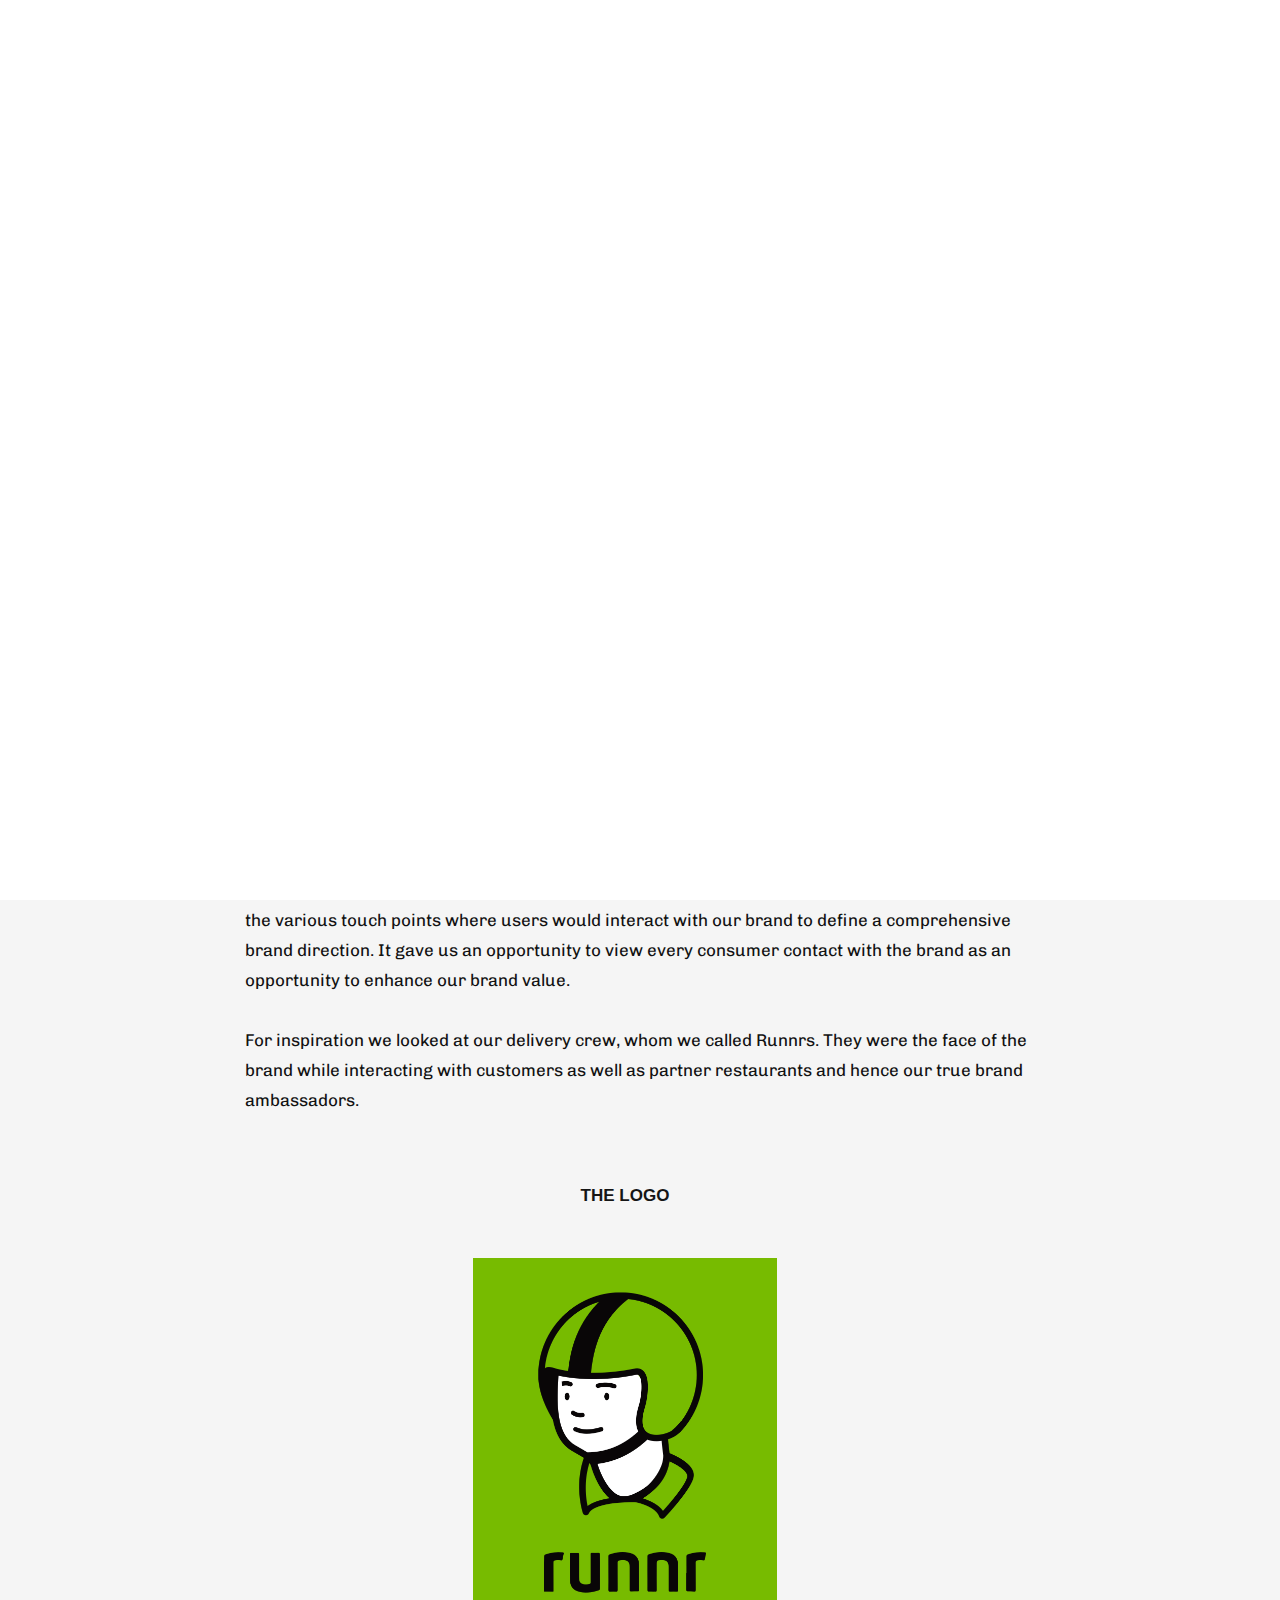
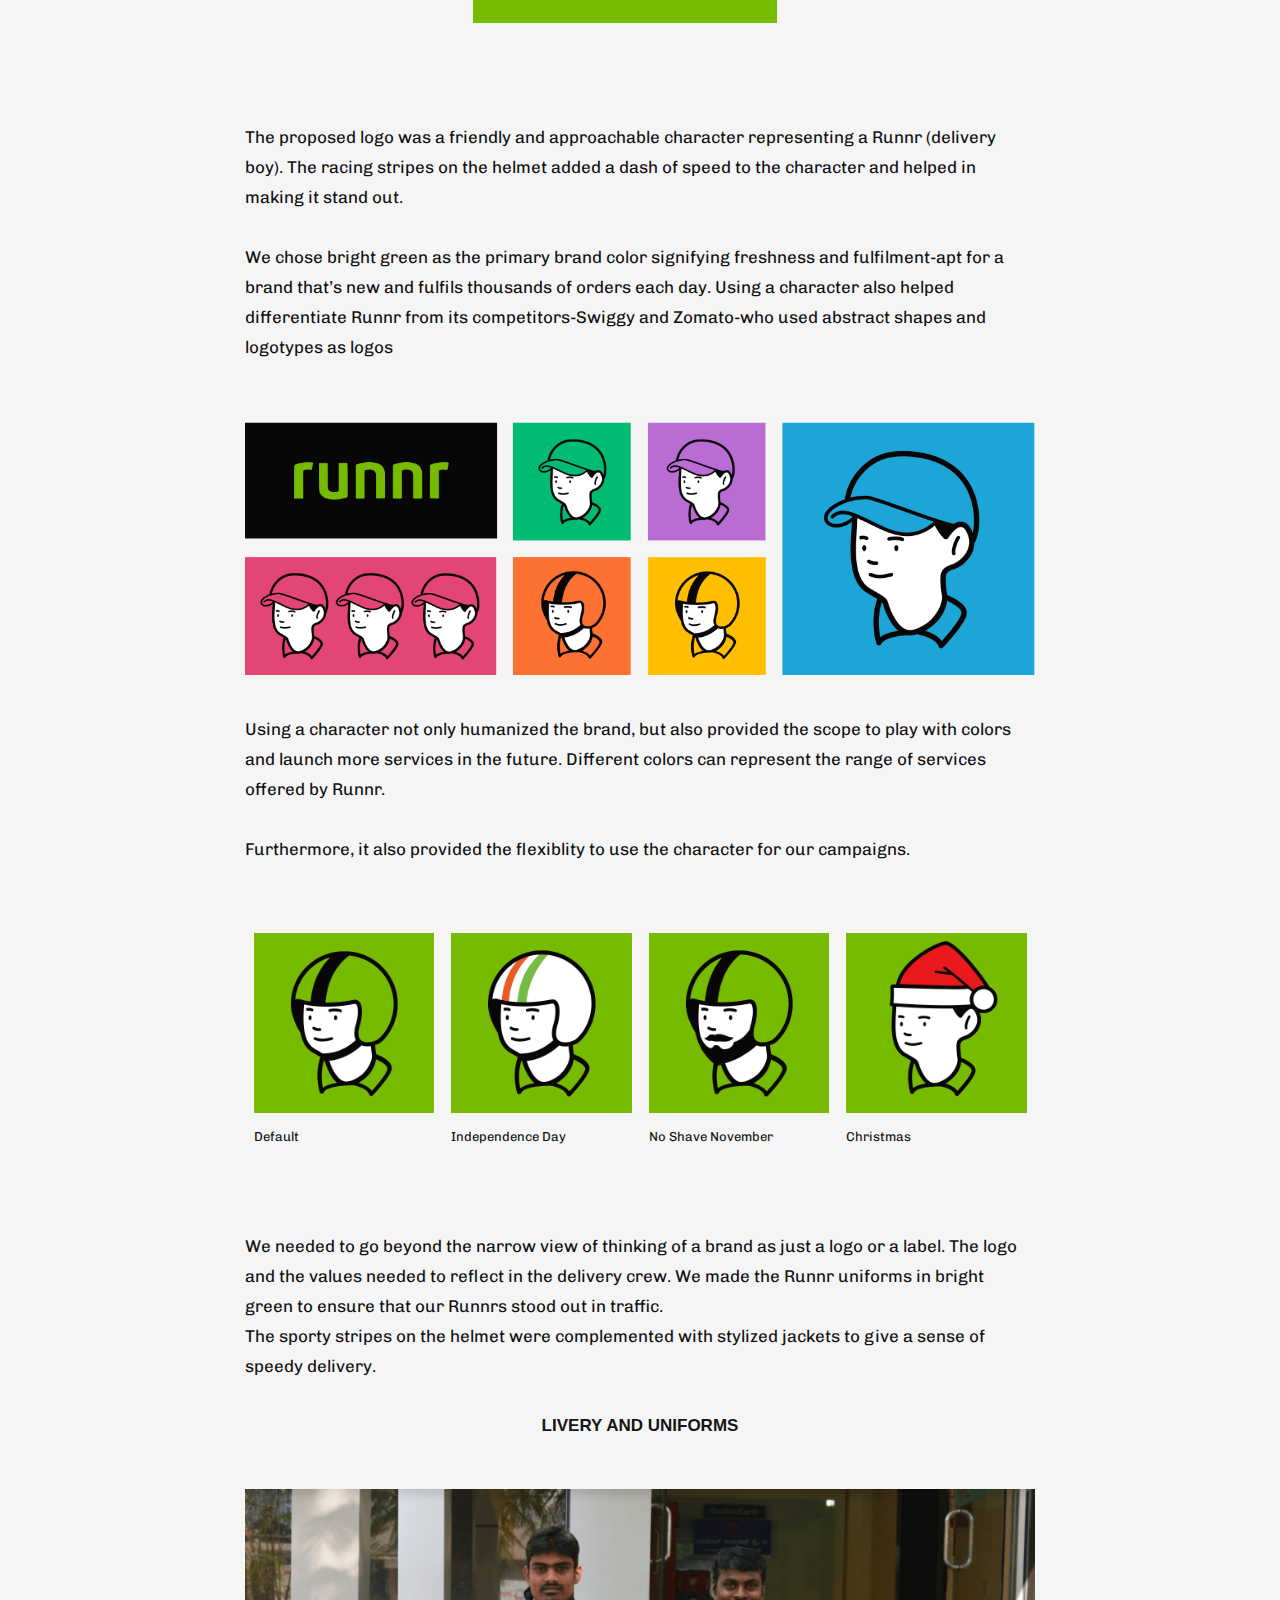
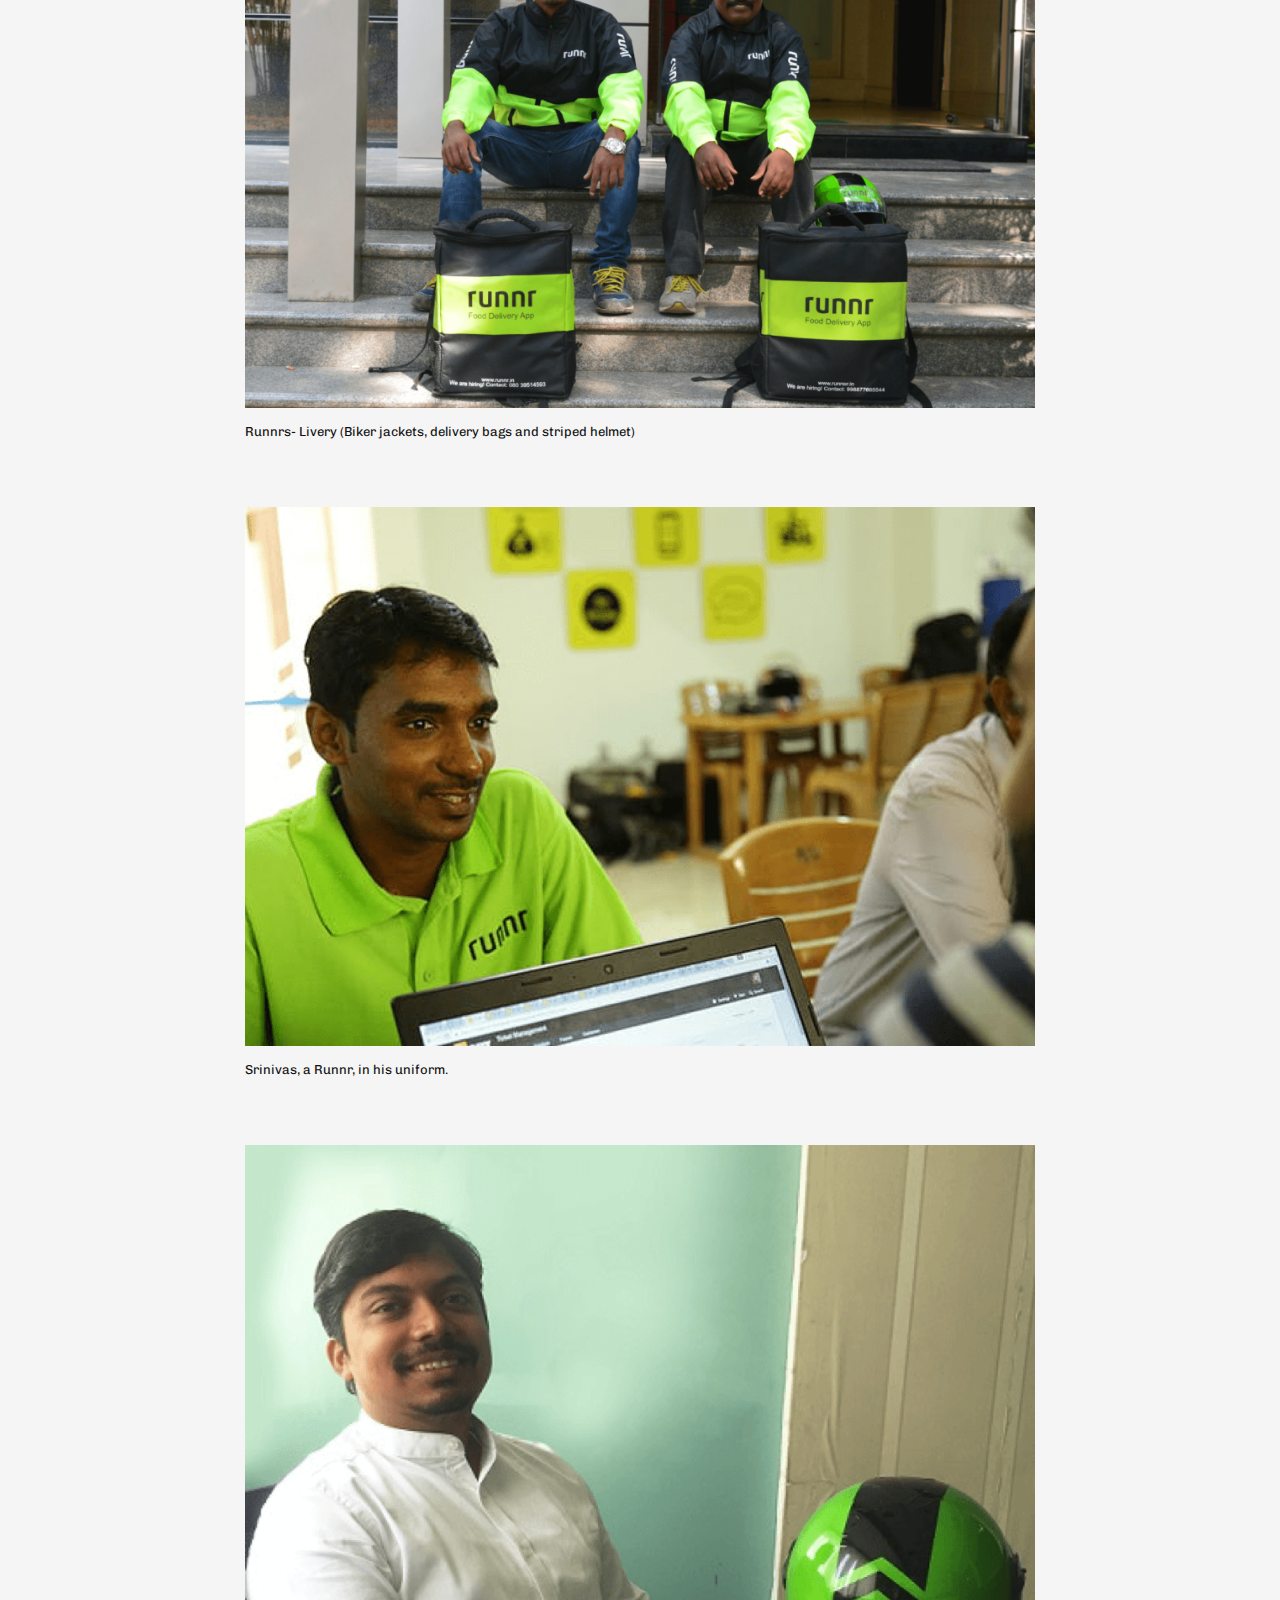
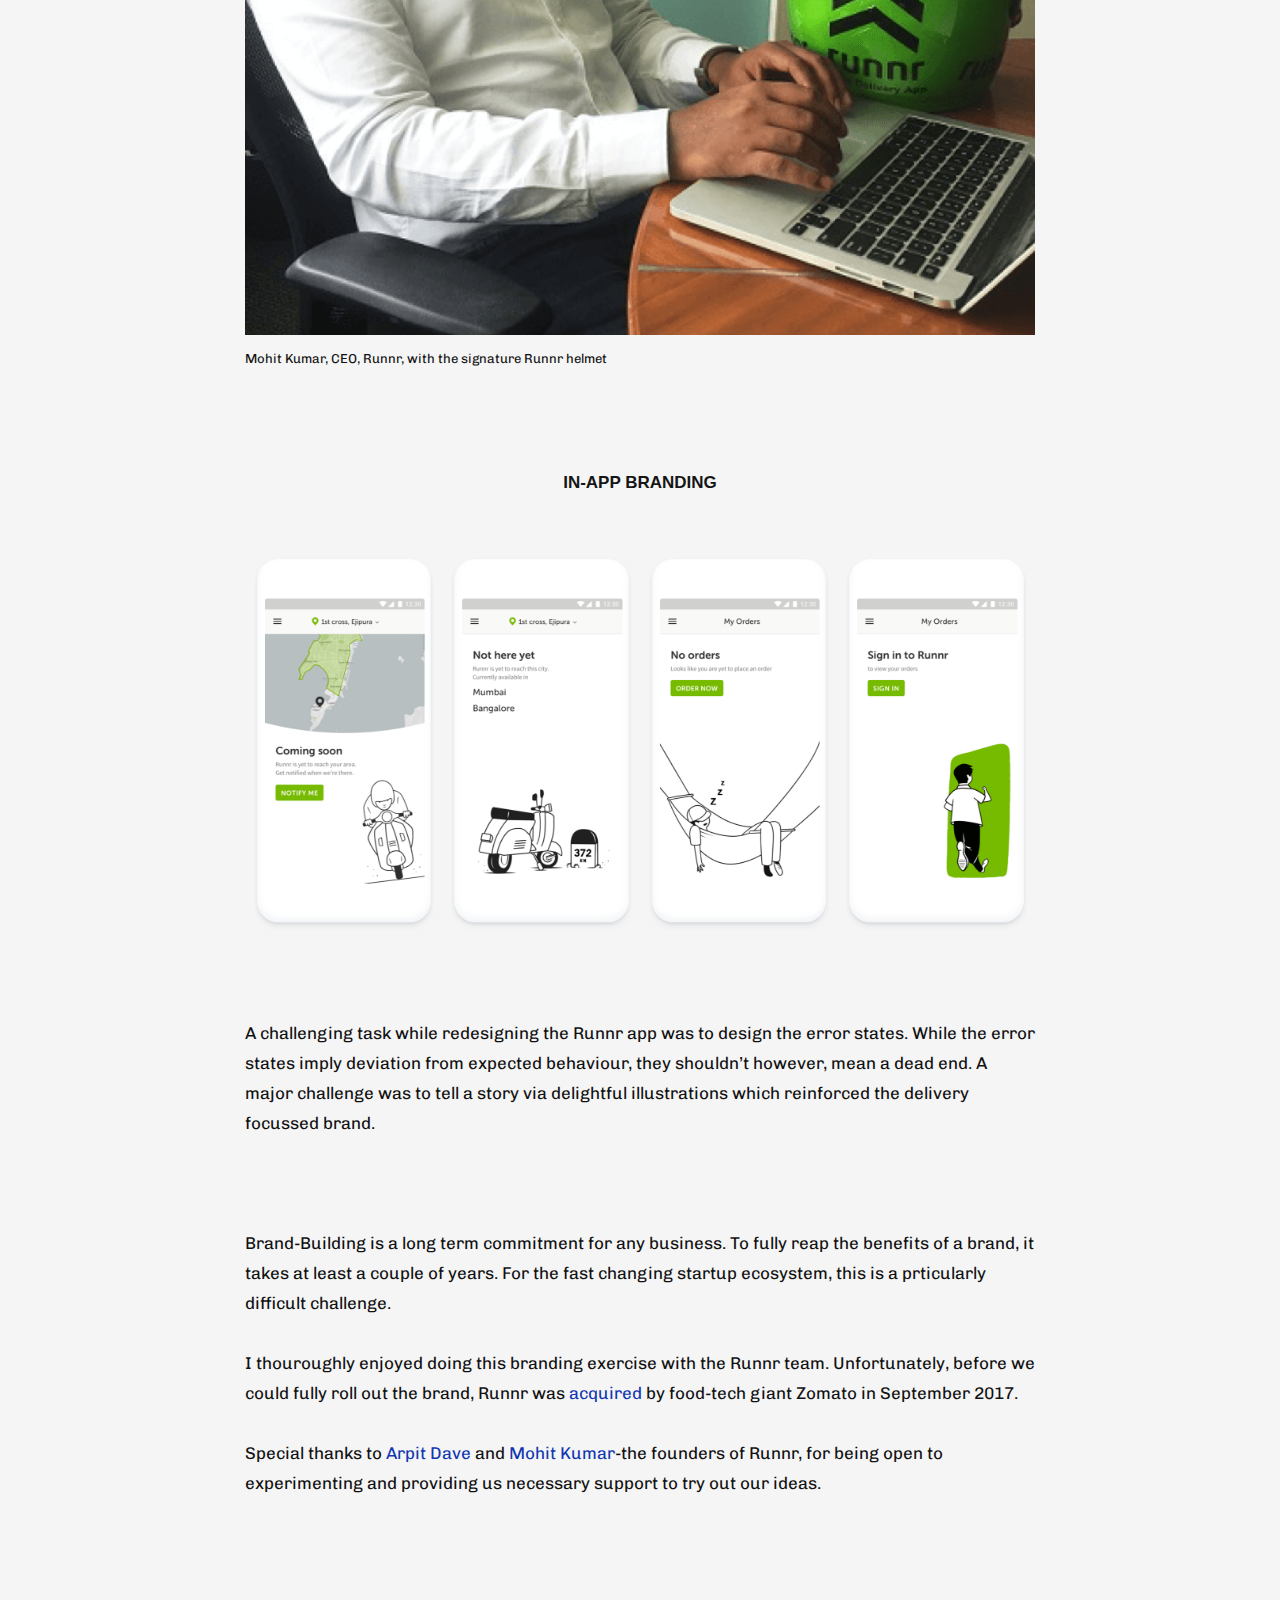
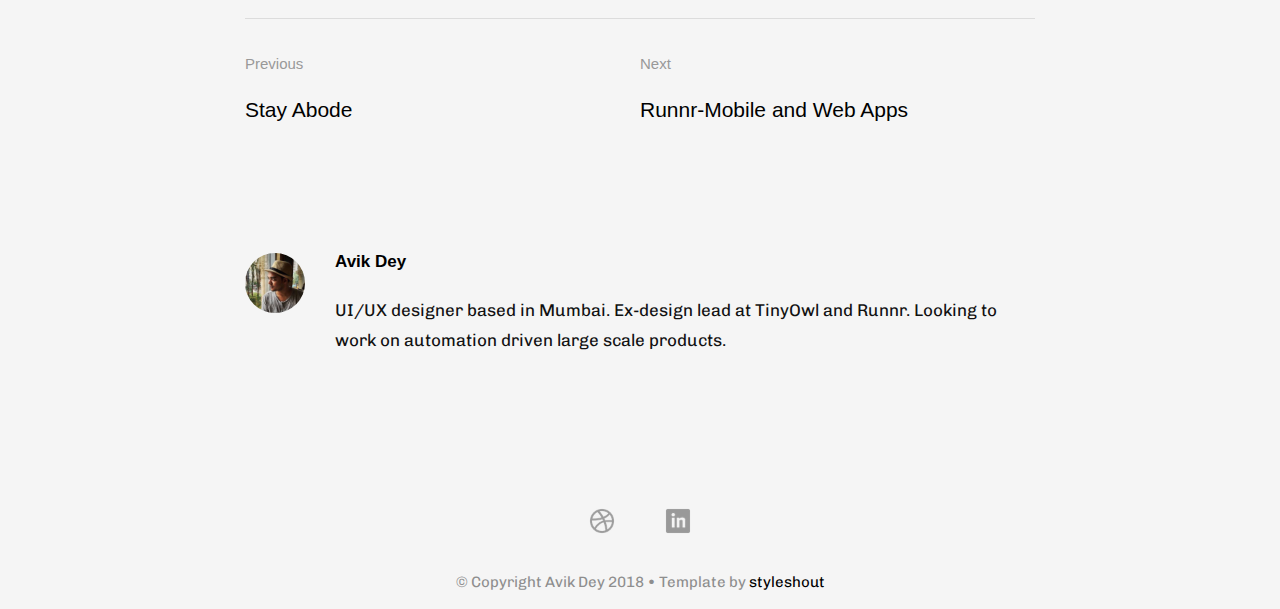
<file: runnrbranding.html>
<!DOCTYPE html>
<!--[if IE 8 ]><html class="no-js oldie ie8" lang="en"> <![endif]-->
<!--[if IE 9 ]><html class="no-js oldie ie9" lang="en"> <![endif]-->
<!--[if (gte IE 9)|!(IE)]><!--><html class="no-js" lang="en"> <!--<![endif]-->
<head>

   <!--- basic page needs
   ================================================== -->
   <meta charset="utf-8">
	<title>Runnr-Branding-Avik Dey-UI/UX Designer</title>
	<meta name="description" content="Creating a new brand identity for a delivery service ">  
	<meta name="author" content="">

   <!-- mobile specific metas
   ================================================== -->
	<meta name="viewport" content="width=device-width, initial-scale=1, maximum-scale=1">

 	<!-- CSS
   ================================================== -->
   <link rel="stylesheet" href="css/base.css">
   <link rel="stylesheet" href="css/vendor.css">  
   <link rel="stylesheet" href="css/main.css">
        

   <!-- script
   ================================================== -->
	<script src="js/modernizr.js"></script>
	<script src="js/pace.min.js"></script>

   <!-- favicons
	================================================== -->
	<link rel="shortcut icon" href="favicon.ico" type="image/x-icon">
	<link rel="icon" href="favicon.ico" type="image/x-icon">

</head>

<body id="top">

	<!-- header 
   ================================================== -->
   <header class="short-header">   

      <div class="gradient-block"></div>  

      <div class="row header-content">

         <div class="logo">
            <a href="index.html">Avik Dey</a>
         </div>

         <nav id="main-nav-wrap">
            <ul class="main-navigation sf-menu">
               <li><a href="index.html" title="">Work</a></li> 
               <li><a href="about.html" title="">About</a></li>   
                                           
            </ul>
         </nav> <!-- end main-nav-wrap -->

         

         <div class="triggers">
            <a class="menu-toggle" href="#"><span>Menu</span></a>
         </div> <!-- end triggers -->  
         
      </div>         
      
   </header> <!-- end header -->

   <!-- content
   ================================================== -->
   <div id="content-wrap" class="styles">

    <div class="row narrow add-bottom text-center">

   <div class="col-twelve tab-full">

    <img src=images/runnrbranding/brandcover.png alt=“Runnrappcover“ width=40%>
  </div>
</div>
</div>

   <section id="content-wrap" class="blog-single">
   	<div class="row">
   		<div class="col-twelve">

   			<article class="format-standard">  

					<div class="primary-content">

						<h1 class="page-title">Runnr-Branding</h1>	

						<ul class="entry-meta">
							<li class="date">Sep-Oct 2016</li>						
							<li class="cat"><a href="#">Brand design</a><a href="#">UI/UX</a></li>				
						</ul>						

						<p class="lead">Creating a new brand identity for a delivery service</p> 
						<p>Roadrunnr, a hyperlocal B2B logistics provider, <a href="https://www.livemint.com/Companies/ZtTlUh3lhx4cBnPzFZ6GaJ/Roadrunnr-acquires-Tinyowl-rebrands-as-Runnr.html" target="_blank">acquired</a> food ordering firm TinyOwl and rebranded themselves as Runnr. While TinyOwl had the technology in place to generate demand for restaurants, Roadrunnr had a strong delivery fleet. The acquisition helped build a strong full-stack service.
</p>


						<h2>Branding Brief</h2>

						<p>
The brief was to create a brand that signified fast delivery but was also amicable and trustworthy - this was a clear departure from TinyOwl’s narrative of hassle free food ordering and was more focussed on delivery.
<br>
<br>
Me and my team worked closely with the founders to define an identity for Runnr. We thought of the various touch points where users would interact with our brand to define a comprehensive brand direction. It gave us an opportunity to view every consumer contact with the brand as an opportunity to enhance our brand value.
<br>
<br>
For inspiration we looked at our delivery crew, whom we called Runnrs. They were the face of the brand while interacting with customers as well as partner restaurants and hence our true brand ambassadors.</p>

					<div id="content-wrap" class="styles">

    <div class="row narrow add-bottom text-center">

   <div class="col-twelve tab-full">
    <h4 style="text-align: center"> THE LOGO </h4>
          <p><img src=images/runnrbranding/runnrlogo.png alt=“Runnrapplogo” width="40%"></p>
               
             </div>
           </div>
         </div>

<div>
<p>The proposed logo was a friendly and approachable character representing a Runnr (delivery boy). The racing stripes on the helmet added a dash of speed to the character and helped in making it stand out.
<br> 
<br>
We chose bright green as the primary brand color signifying freshness and fulfilment-apt for a brand that’s new and fulfils thousands of orders each day. Using a character also helped differentiate Runnr from its competitors-Swiggy and Zomato-who used abstract shapes and logotypes as logos
</p>
</div>

<img src=images/runnrbranding/colors.png alt=“colorapplication” width="100%">

<div>
<p>Using a character not only humanized the brand, but also provided the scope to play with colors and launch more services in the future. Different colors can represent the range of services offered by Runnr.
<br>
<br>
Furthermore, it also provided the flexiblity to use the character for our campaigns.
</p>
</div>

  <div class="card-grid">
  <div class="card-wrap">
    <div class="card">
      <img style="margin-bottom: 0" src=images/runnrbranding/use1.png alt=“use1” width="100%"> 
      <p style="font-size: 13px">Default
    </p>
   
    </div>
  </div>
  
  <div class="card-wrap">
    <div class="card">
      <img style="margin-bottom: 0" src=images/runnrbranding/use2.png alt=“use2” width="100%">
      
      <p style="font-size: 13px">Independence Day
    </p>
    
     
    </div>
  </div>
  
  <div class="card-wrap">
    <div class="card">
       <img style="margin-bottom: 0" src=images/runnrbranding/use3.png alt="use3" width="100%">
       
      <p style="font-size: 13px">No Shave November
    </p>
    
      
    </div>
  </div>

  <div class="card-wrap">
    <div class="card">
       <img style="margin-bottom:0" src=images/runnrbranding/use4.png alt="use4" width="100%">
       
      <p style="font-size: 13px">Christmas
    </p>
    
      
    </div>
  </div>
</div>

<div>
  <p>We needed to go beyond the narrow view of thinking of a brand as just a logo or a label. The logo and the values needed to reflect in the delivery crew. We made the Runnr uniforms in bright green to ensure that our Runnrs stood out in traffic.
    <br>
The sporty stripes on the helmet were complemented with stylized jackets to give a sense of speedy delivery.</p>


<h4 style="text-align: center;"> LIVERY AND UNIFORMS </h4>



<img style="margin-bottom:0" src=images/runnrbranding/livery1.png alt="livery1" width="100%">
       <div>
      <p style="font-size: 13px">Runnrs- Livery (Biker jackets, delivery bags and striped helmet)
    </p>
    </div>
  

    <img style="margin-bottom:0" src=images/runnrbranding/livery2.png alt="livery2" width="100%">
       <div>

      <p style="font-size: 13px">Srinivas, a Runnr, in his uniform.
    </p>
    </div>

    <img style="margin-bottom:0" src=images/runnrbranding/livery3.png alt="livery3" width="100%">
       <div>
      <p style="font-size: 13px">Mohit Kumar, CEO, Runnr, with the signature Runnr helmet
    </p>
  <br>
    </div>
  

<h4 style="text-align: center; margin-top: 2em"> IN-APP BRANDING </h4>

			<div class="card-grid">
  <div class="card-wrap">
    <div class="card">
      <img src=images/runnrbranding/mob1.png alt=“mob1” width=100%>
    
    </div>
  </div>
  <div class="card-wrap">
    <div class="card">
      <img src=images/runnrbranding/mob2.png alt=“mob2” width=100%>
     
    </div>
  </div>
  
  <div class="card-wrap">
    <div class="card">
       <img src=images/runnrbranding/mob3.png alt=“mob3” width=100%>
      
    </div>
  </div>
  

<div class="card-wrap">
    <div class="card">
       <img src=images/runnrbranding/mob4.png alt=“mob4” width=100%>
      
    </div>
  </div>

		</div>					  			   


         <div>
<p>A challenging task while redesigning the Runnr app was to design the error states. While the error states imply deviation from expected behaviour, they shouldn’t however, mean a dead end. A major challenge was to tell a story via delightful illustrations which reinforced the delivery focussed brand.
</p>

            <p>
               <br>
               <br>
               Brand-Building is a long term commitment for any business. To fully reap the benefits of a brand, it takes at least a couple of years. For the fast changing startup ecosystem, this is a prticularly difficult challenge.
<br>
<br>
I thouroughly enjoyed doing this branding exercise with the Runnr team. Unfortunately, before we could fully roll out the brand, Runnr was <a href="https://www.zomato.com/blog/introducing-the-zomato-runnr">acquired</a> by food-tech giant Zomato in September 2017. 
<br>
<br>
Special thanks to <a href="https://www.linkedin.com/in/arpitdave2/" target="_blank">Arpit Dave</a> and <a href="https://www.linkedin.com/in/mohit-kumar-1014a326/" target="_blank">Mohit Kumar</a>-the founders of Runnr, for being open to experimenting and providing us necessary support to try out our ideas. 
<br>
</p>


                        

               </div> <!-- end entry-primary -->
	  			   
               <div class="pagenav group">

                  <div class="prev-nav">
                     <a href="abode.html" rel="prev">
                        <span>Previous</span>
                        Stay Abode 
                     </a>
                  </div>
                  <div class="next-nav">
                     <a href="runnrapps.html" rel="next">
                        <span>Next</span>
                        Runnr-Mobile and Web Apps 
                     </a>
                  </div>               
               </div>


	  				<div class="author-profile">
		  			   	<a href="about.html"> <img src="images/avatars/dp.jpg" alt="avatar"></a>

		  			   	<div class="about">
		  			   		<h4><a href="about.html">Avik Dey</a></h4>
		  			   	
		  			   		<p>UI/UX designer based in Mumbai. Ex-design lead at TinyOwl and Runnr. Looking to work on automation driven large scale products.
		  			   		</p>

		  			   	
		  			   	</div>
		  			   </div> <!-- end author-profile -->	

				</article>
   		

			</div> <!-- end col-twelve -->
   	</div> <!-- end row -->

   </section> <!-- end content -->


   <!-- footer
   ================================================== -->
   <footer>


      <div class="footer-bottom">
      	<div class="row">

            <div class="col-twelve">
               <div class="links">
                  <span>
                     <a href="https://dribbble.com/avikdey" target="_blank"><img src="dribbble.png" alt="dribbble"
                     width="48px" height="48px"></a>
                  </span>
                  <span>
                     <a href="
                     https://www.linkedin.com/in/deyavik/" target="_blank"><img src="linkedin.png" alt="Linkedin" width="48px" height="48px">
                  </a>
               </span>                
               </div>

               <div id="go-top">
                  <a class="smoothscroll" title="Back to Top" href="#top"><i class="icon icon-arrow-up"></i></a>
               </div>         
            </div>

         </div>

 <div class="col-twelve">
      		

            <div class="col-twelve">
	      		<div class="copyright">
                  <span>© Copyright Avik Dey 2018  • </span> 
                  <span>Template by <a href="http://www.styleshout.com/">styleshout</a></span>                
               </div>

		         <div id="go-top">
		            <a class="smoothscroll" title="Back to Top" href="#top"><i class="icon icon-arrow-up"></i></a>
		         </div>         
	      	</div>

      	</div> 
      </div> 
   </footer>  
   <!-- end footer-bottom -->  

   <div id="preloader"> 
    	<div id="loader"></div>
   </div> 

   <!-- Java Script
   ================================================== --> 
   <script src="js/jquery-2.1.3.min.js"></script>
   <script src="js/plugins.js"></script>
   <script src="js/main.js"></script>

</body>

</html>
</file>
<file: css/base.css>
/* =================================================================== 
 *
 *  Abstract v1.0 Base Stylesheet
 *  url: www.styleshout.com
 *  09-06-2016
 *  ------------------------------------------------------------------
 *  TOC:
 *  01. reset
 *  02. basic/base setup styles
 *  03. grid
 *  04. block grids
 *  05. MISC
 *
 * =================================================================== */


/* ===================================================================
 *  01. reset - normalize.css v3.0.2 | MIT License | git.io/normalize
 *
 * ------------------------------------------------------------------- */
html {
	font-family: sans-serif;
	-ms-text-size-adjust: 100%;
	-webkit-text-size-adjust: 100%;
}

body {
	margin: 0;
}

article,
aside,
details,
figcaption,
figure,
footer,
header,
hgroup,
main,
menu,
nav,
section,
summary {
	display: block;
}

audio,
canvas,
progress,
video {
	display: inline-block;
	vertical-align: baseline;
}

audio:not([controls]) {
	display: none;
	height: 0;
}

[hidden],
template {
	display: none;
}

a {
	background: transparent;
}

a:active,
a:hover {
	outline: 0;
}

abbr[title] {
	border-bottom: 1px dotted;
}

b,
strong {
	font-weight: bold;
}

dfn {
	font-style: italic;
}

h1 {
	font-size: 2em;
	margin: 0.67em 0;
}

mark {
	background: #ff0;
	color: #000;
}

small {
	font-size: 80%;
}

sub,
sup {
	font-size: 75%;
	line-height: 0;
	position: relative;
	vertical-align: baseline;
}

sup {
	top: -0.5em;
}

sub {
	bottom: -0.25em;
}

img {
	border: 0;
}

svg:not(:root) {
	overflow: hidden;
}

figure {
	margin: 0 40px;
}

hr {
	-moz-box-sizing: content-box;
	box-sizing: content-box;
	height: 0;
}

pre {
	overflow: auto;
}

code,
kbd,
pre,
samp {
	font-family: monospace, monospace;
	font-size: 1em;
}

button,
input,
optgroup,
select,
textarea {
	color: inherit;
	font: inherit;
	margin: 0;
}

button {
	overflow: visible;
}

button,
select {
	text-transform: none;
}

button,
html input[type="button"],
input[type="reset"],
input[type="submit"] {
	-webkit-appearance: button;
	cursor: pointer;
}

button[disabled],
html input[disabled] {
	cursor: default;
}

button::-moz-focus-inner,
input::-moz-focus-inner {
	border: 0;
	padding: 0;
}

input {
	line-height: normal;
}

input[type="checkbox"],
input[type="radio"] {
	box-sizing: border-box;
	padding: 0;
}

input[type="number"]::-webkit-inner-spin-button,
input[type="number"]::-webkit-outer-spin-button {
	height: auto;
}

input[type="search"] {
	-webkit-appearance: textfield;
	-moz-box-sizing: content-box;
	-webkit-box-sizing: content-box;
	box-sizing: content-box;
}

input[type="search"]::-webkit-search-cancel-button,
input[type="search"]::-webkit-search-decoration {
	-webkit-appearance: none;
}

fieldset {
	border: 1px solid #c0c0c0;
	margin: 0 2px;
	padding: 0.35em 0.625em 0.75em;
}

legend {
	border: 0;
	padding: 0;
}

textarea {
	overflow: auto;
}

optgroup {
	font-weight: bold;
}

table {
	border-collapse: collapse;
	border-spacing: 0;
}

td,
th {
	padding: 0;
}


/* ===================================================================
 *  02. basic/base setup styles - (_basic.scss)
 *
 * ------------------------------------------------------------------- */
html {
	font-size: 62.5%;
	box-sizing: border-box;
}

*,
*::before,
*::after {
	box-sizing: inherit;
}

body {
	font-weight: normal;
	line-height: 1;
	text-rendering: optimizeLegibility;
	word-wrap: break-word;
	-webkit-overflow-scrolling: touch;
	-webkit-text-size-adjust: none;
}

body,
input,
button {
	-moz-osx-font-smoothing: grayscale;
	-webkit-font-smoothing: antialiased;
}

/* ------------------------------------------------------------------- 
 * Media - (_basic.scss)
 * ------------------------------------------------------------------- */
img,
video {
	max-width: 100%;
	height: auto;
}

/* -------------------------------------------------------------------
 * Typography resets - (_basic.scss)
 * ------------------------------------------------------------------- */
div, dl, dt, dd, ul, ol, li, h1, h2, h3, h4, h5, h6, pre, form, p, blockquote, th, td {
	margin: 0;
	padding: 0;
}
h1, h2, h3, h4, h5, h6 {
	-webkit-font-variant-ligatures: common-ligatures;
	-moz-font-variant-ligatures: common-ligatures;
	font-variant-ligatures: common-ligatures;
	text-rendering: optimizeLegibility;
}
em, i {
	font-style: italic;
	line-height: inherit;
}
strong, b {
	font-weight: bold;
	line-height: inherit;
}
small {
	font-size: 60%;
	line-height: inherit;
}
ol, ul {
	list-style: none;
}
li {
	display: block;
}

/* -------------------------------------------------------------------
 * links - (_basic.scss)
 * ------------------------------------------------------------------- */
a {
	text-decoration: none;
	line-height: inherit;
}

a img {
	border: none;
}

/* -------------------------------------------------------------------
 * inputs - (_basic.scss)
 * ------------------------------------------------------------------- */
fieldset {
	margin: 0;
	padding: 0;
}

input[type="email"],
input[type="number"],
input[type="search"],
input[type="text"],
input[type="tel"],
input[type="url"],
input[type="password"],
textarea {
	-webkit-appearance: none;
	-moz-appearance: none;
	-ms-appearance: none;
	-o-appearance: none;
	appearance: none;
}

/* ===================================================================
 *  03. grid - (_grid.scss)
 *
 * ------------------------------------------------------------------- */
.row {
	width: 94%;
	max-width: 1170px;
	margin: 0 auto;
}

.row:before,
.row:after {
	content: "";
	display: table;
}

.row:after {
	clear: both;
}

.row .row {
	width: auto;
	max-width: none;
	margin-left: -20px;
	margin-right: -20px;
}

[class*="col-"],
.bgrid {
	float: left;
}

[class*="col-"] + [class*="col-"].end {
	float: right;
}

[class*="col-"] {
	padding: 0 20px;
}

.col-one {
	width: 8.33333%;
}

.col-two,
.col-1-6 {
	width: 16.66667%;
}

.col-three,
.col-1-4 {
	width: 25%;
}

.col-four,
.col-1-3 {
	width: 33.33333%;
}

.col-five {
	width: 41.66667%;
}

.col-six,
.col-1-2 {
	width: 50%;
}

.col-seven {
	width: 58.33333%;
}

.col-eight,
.col-2-3 {
	width: 66.66667%;
}

.col-nine,
.col-3-4 {
	width: 75%;
}

.col-ten,
.col-5-6 {
	width: 83.33333%;
}

.col-eleven {
	width: 91.66667%;
}

.col-twelve,
.col-full {
	width: 100%;
}

/* ---------------------------------------------------------------
 * small screens - (_grid.scss)
 * --------------------------------------------------------------- */
@media screen and (max-width:1024px) {
	.row .row {
		margin-left: -18px;
		margin-right: -18px;
	}

	[class*="col-"] {
		padding: 0 18px;
	}

}

/* --------------------------------------------------------------- 
 * tablets - (_grid.scss)
 * --------------------------------------------------------------- */
@media screen and (max-width:768px) {
	.row {
		width: auto;
		padding-left: 30px;
		padding-right: 30px;
	}

	.row .row {
		padding-left: 0;
		padding-right: 0;
		margin-left: -15px;
		margin-right: -15px;
	}

	[class*="col-"] {
		padding: 0 15px;
	}

	.tab-1-4 {
		width: 25%;
	}

	.tab-1-3 {
		width: 33.33333%;
	}

	.tab-1-2 {
		width: 50%;
	}

	.tab-2-3 {
		width: 66.66667%;
	}

	.tab-3-4 {
		width: 75%;
	}

	.tab-full {
		width: 100%;
	}

}

/* --------------------------------------------------------------- 
 * large mobile devices - (_grid.scss)
 * --------------------------------------------------------------- */
@media screen and (max-width:600px) {
	.row {
		padding-left: 25px;
		padding-right: 25px;
	}

	.row .row {
		margin-left: -10px;
		margin-right: -10px;
	}

	[class*="col-"] {
		padding: 0 10px;
	}

	.mob-1-4 {
		width: 25%;
	}

	.mob-1-2 {
		width: 50%;
	}

	.mob-3-4 {
		width: 75%;
	}

	.mob-full {
		width: 100%;
	}

}

/* --------------------------------------------------------------- 
 * small mobile devices - (_grid.scss)
 * --------------------------------------------------------------- */
@media screen and (max-width:400px) {
	.row .row {
		padding-left: 0;
		padding-right: 0;
		margin-left: 0;
		margin-right: 0;
	}

	[class*="col-"] {
		width: 100% !important;
		float: none !important;
		clear: both !important;
		margin-left: 0;
		margin-right: 0;
		padding: 0;
	}

	[class*="col-"] + [class*="col-"].end {
		float: none;
	}

}

 
/* ===================================================================
 *  04. block grids - (_grid.scss)
 *
 * ------------------------------------------------------------------- */
[class*="block-"]:before,
[class*="block-"]:after {
	content: "";
	display: table;
}

[class*="block-"]:after {
	clear: both;
}

.block-1-6 .bgrid {
	width: 16.66667%;
}

.block-1-4 .bgrid {
	width: 25%;
}

.block-1-3 .bgrid {
	width: 33.33333%;
}

.block-1-2 .bgrid {
	width: 50%;
}

/**
 * Clearing for block grid columns. Allow columns with 
 * different heights to align properly.
 */
.block-1-6 .bgrid:nth-child(6n+1),
.block-1-4 .bgrid:nth-child(4n+1),
.block-1-3 .bgrid:nth-child(3n+1),
.block-1-2 .bgrid:nth-child(2n+1) {
	clear: both;
}


/* ---------------------------------------------------------------
 * small screens - (_grid.scss)
 * --------------------------------------------------------------- */
@media screen and (max-width:1024px) {
	.block-s-1-6 .bgrid {
		width: 16.66667%;
	}

	.block-s-1-4 .bgrid {
		width: 25%;
	}

	.block-s-1-3 .bgrid {
		width: 33.33333%;
	}

	.block-s-1-2 .bgrid {
		width: 50%;
	}

	.block-s-full .bgrid {
		width: 100%;
		clear: both;
	}

	[class*="block-s-"] .bgrid:nth-child(n) {
		clear: none;
	}

	.block-s-1-6 .bgrid:nth-child(6n+1),
	.block-s-1-4 .bgrid:nth-child(4n+1),
	.block-s-1-3 .bgrid:nth-child(3n+1),
	.block-s-1-2 .bgrid:nth-child(2n+1) {
		clear: both;
	}

}

/* ---------------------------------------------------------------
 * tablets - (_grid.scss)
 * --------------------------------------------------------------- */
@media screen and (max-width:768px) {
	.block-tab-1-6 .bgrid {
		width: 16.66667%;
	}

	.block-tab-1-4 .bgrid {
		width: 25%;
	}

	.block-tab-1-3 .bgrid {
		width: 33.33333%;
	}

	.block-tab-1-2 .bgrid {
		width: 50%;
	}

	.block-tab-full .bgrid {
		width: 100%;
		clear: both;
	}

	[class*="block-tab-"] .bgrid:nth-child(n) {
		clear: none;
	}

	.block-tab-1-6 .bgrid:nth-child(6n+1),
	.block-tab-1-4 .bgrid:nth-child(4n+1),
	.block-tab-1-3 .bgrid:nth-child(3n+1),
	.block-tab-1-2 .bgrid:nth-child(2n+1) {
		clear: both;
	}

}

/* ---------------------------------------------------------------
 * large mobile devices - (_grid.scss)
 * --------------------------------------------------------------- */
@media screen and (max-width:600px) {
	.block-mob-1-6 .bgrid {
		width: 16.66667%;
	}

	.block-mob-1-4 .bgrid {
		width: 25%;
	}

	.block-mob-1-3 .bgrid {
		width: 33.33333%;
	}

	.block-mob-1-2 .bgrid {
		width: 50%;
	}

	.block-mob-full .bgrid {
		width: 100%;
		clear: both;
	}

	[class*="block-mob-"] .bgrid:nth-child(n) {
		clear: none;
	}

	.block-mob-1-6 .bgrid:nth-child(6n+1),
	.block-mob-1-4 .bgrid:nth-child(4n+1),
	.block-mob-1-3 .bgrid:nth-child(3n+1),
	.block-mob-1-2 .bgrid:nth-child(2n+1) {
		clear: both;
	}

}



/*CARD GRID*/

*, *:after, *:before {
  -webkit-box-sizing: border-box;
  -moz-box-sizing: border-box;
  box-sizing: border-box;
}
body {
  background:#f0f0f0;
}
img {
  max-width:100%;
}



.card-grid {
padding-top: 0px;
padding-bottom: 0px;
margin: auto;
  width:100%;
}
.card-grid:after {
  content: "";
  display: table;
  clear: both;
}


.card-wrap {
padding-top: 0px;
padding-bottom: 0px;
  float:left;
  width:100%;
 padding: 0.5em;
}

@media (min-width: 500px) {
  .card-wrap {
    width:50%;
  }
}
@media (min-width: 720px) {
  .card-wrap {
    width:25%;
  }
}


.card {
padding-top: 0px;
padding-bottom: 40px;
  background-color:transparent;
  
}
.card > div {
  padding:0 1em;
}


/* ---------------------------------------------------------------
 * stack on small mobile devices - (_grid.scss)
 * --------------------------------------------------------------- */
@media screen and (max-width:400px) {
	.stack .bgrid {
		width: 100% !important;
		float: none !important;
		clear: both !important;
		margin-left: 0;
		margin-right: 0;
	}

}

 
/* ===================================================================
 *  05. MISC  - (_grid.scss)
 *
 * ------------------------------------------------------------------- */

/**
 * Clearing - (http://nicolasgallagher.com/micro-clearfix-hack/
 */
.group:before,
.group:after {
	content: "";
	display: table;
}

.group:after {
	clear: both;
}

/**
 * Misc Helper Styles 
 */
.hide {
	display: none;
}

.invisible {
	visibility: hidden;
}

.antialiased {
	-webkit-font-smoothing: antialiased;
	-moz-osx-font-smoothing: grayscale;
}

.overflow-hidden {
	overflow: hidden;
}

.hide-content {
	clip: rect(1px, 1px, 1px, 1px);
	position: absolute !important;
	height: 1px;
	width: 1px;
	overflow: hidden;
}

.remove-bottom {
	margin-bottom: 0;
}

.half-bottom {
	margin-bottom: 1.5rem !important;
}

.add-bottom {
	margin-bottom: 3rem !important;
}

.tall-bottom {
	margin-bottom: 4.5rem !important;
}

.no-border {
	border: none;
}

.full-width {
	width: 100%;
}

.text-center {
	text-align: center;
}

.text-left {
	text-align: left;
}

.text-right {
	text-align: right;
}

.pull-left {
	float: left;
}

.pull-right {
	float: right;
}

.align-center {
	margin-left: auto;
	margin-right: auto;
	text-align: center;
}

@media only screen and (max-width:768px) {
	.full-width-on-mobile {
		width: 100%;
	}

}
</file>
<file: css/vendor.css>
/* =================================================================== 
 *
 *  Abstract v1.0 Vendor/Third Party CSS 
 *  url: www.styleshout.com
 *  09-06-2016
 *  ------------------------------------------------------------------
 *  TOC:
 *
 * =================================================================== */

/**
 * Animate.css - http://daneden.me/animate
 * Licensed under the MIT license - http://opensource.org/licenses/MIT
 *
 * Copyright (c) 2015 Daniel Eden
 * =================================================================== */
.animated {
  -webkit-animation-duration: 1s;
  animation-duration: 1s;
  -webkit-animation-fill-mode: both;
  animation-fill-mode: both;
}

.animated.infinite {
  -webkit-animation-iteration-count: infinite;
  animation-iteration-count: infinite;
}

.animated.hinge {
  -webkit-animation-duration: 2s;
  animation-duration: 2s;
}

.animated.bounceIn, .animated.bounceOut, .animated.flipOutX, .animated.flipOutY {
  -webkit-animation-duration: .75s;
  animation-duration: .75s;
}

@-webkit-keyframes bounce {
  20%,53%,80%,from,to {
    -webkit-animation-timing-function: cubic-bezier(0.215, 0.61, 0.355, 1);
    animation-timing-function: cubic-bezier(0.215, 0.61, 0.355, 1);
    -webkit-transform: translate3d(0, 0, 0);
    transform: translate3d(0, 0, 0);
  }
  40%,43% {
    -webkit-animation-timing-function: cubic-bezier(0.755, 0.05, 0.855, 0.06);
    animation-timing-function: cubic-bezier(0.755, 0.05, 0.855, 0.06);
    -webkit-transform: translate3d(0, -30px, 0);
    transform: translate3d(0, -30px, 0);
  }
  70% {
    -webkit-animation-timing-function: cubic-bezier(0.755, 0.05, 0.855, 0.06);
    animation-timing-function: cubic-bezier(0.755, 0.05, 0.855, 0.06);
    -webkit-transform: translate3d(0, -15px, 0);
    transform: translate3d(0, -15px, 0);
  }
  90% {
    -webkit-transform: translate3d(0, -4px, 0);
    transform: translate3d(0, -4px, 0);
  }
}
@keyframes bounce {
  20%,53%,80%,from,to {
    -webkit-animation-timing-function: cubic-bezier(0.215, 0.61, 0.355, 1);
    animation-timing-function: cubic-bezier(0.215, 0.61, 0.355, 1);
    -webkit-transform: translate3d(0, 0, 0);
    transform: translate3d(0, 0, 0);
  }
  40%,43% {
    -webkit-animation-timing-function: cubic-bezier(0.755, 0.05, 0.855, 0.06);
    animation-timing-function: cubic-bezier(0.755, 0.05, 0.855, 0.06);
    -webkit-transform: translate3d(0, -30px, 0);
    transform: translate3d(0, -30px, 0);
  }
  70% {
    -webkit-animation-timing-function: cubic-bezier(0.755, 0.05, 0.855, 0.06);
    animation-timing-function: cubic-bezier(0.755, 0.05, 0.855, 0.06);
    -webkit-transform: translate3d(0, -15px, 0);
    transform: translate3d(0, -15px, 0);
  }
  90% {
    -webkit-transform: translate3d(0, -4px, 0);
    transform: translate3d(0, -4px, 0);
  }
}
.bounce {
  -webkit-animation-name: bounce;
  animation-name: bounce;
  -webkit-transform-origin: center bottom;
  transform-origin: center bottom;
}

@-webkit-keyframes flash {
  50%,from,to {
    opacity: 1;
  }
  25%,75% {
    opacity: 0;
  }
}
@keyframes flash {
  50%,from,to {
    opacity: 1;
  }
  25%,75% {
    opacity: 0;
  }
}
.flash {
  -webkit-animation-name: flash;
  animation-name: flash;
}

@-webkit-keyframes pulse {
  from {
    -webkit-transform: scale3d(1, 1, 1);
    transform: scale3d(1, 1, 1);
  }
  50% {
    -webkit-transform: scale3d(1.05, 1.05, 1.05);
    transform: scale3d(1.05, 1.05, 1.05);
  }
  to {
    -webkit-transform: scale3d(1, 1, 1);
    transform: scale3d(1, 1, 1);
  }
}
@keyframes pulse {
  from {
    -webkit-transform: scale3d(1, 1, 1);
    transform: scale3d(1, 1, 1);
  }
  50% {
    -webkit-transform: scale3d(1.05, 1.05, 1.05);
    transform: scale3d(1.05, 1.05, 1.05);
  }
  to {
    -webkit-transform: scale3d(1, 1, 1);
    transform: scale3d(1, 1, 1);
  }
}
.pulse {
  -webkit-animation-name: pulse;
  animation-name: pulse;
}

@-webkit-keyframes rubberBand {
  from {
    -webkit-transform: scale3d(1, 1, 1);
    transform: scale3d(1, 1, 1);
  }
  30% {
    -webkit-transform: scale3d(1.25, 0.75, 1);
    transform: scale3d(1.25, 0.75, 1);
  }
  40% {
    -webkit-transform: scale3d(0.75, 1.25, 1);
    transform: scale3d(0.75, 1.25, 1);
  }
  50% {
    -webkit-transform: scale3d(1.15, 0.85, 1);
    transform: scale3d(1.15, 0.85, 1);
  }
  65% {
    -webkit-transform: scale3d(0.95, 1.05, 1);
    transform: scale3d(0.95, 1.05, 1);
  }
  75% {
    -webkit-transform: scale3d(1.05, 0.95, 1);
    transform: scale3d(1.05, 0.95, 1);
  }
  to {
    -webkit-transform: scale3d(1, 1, 1);
    transform: scale3d(1, 1, 1);
  }
}
@keyframes rubberBand {
  from {
    -webkit-transform: scale3d(1, 1, 1);
    transform: scale3d(1, 1, 1);
  }
  30% {
    -webkit-transform: scale3d(1.25, 0.75, 1);
    transform: scale3d(1.25, 0.75, 1);
  }
  40% {
    -webkit-transform: scale3d(0.75, 1.25, 1);
    transform: scale3d(0.75, 1.25, 1);
  }
  50% {
    -webkit-transform: scale3d(1.15, 0.85, 1);
    transform: scale3d(1.15, 0.85, 1);
  }
  65% {
    -webkit-transform: scale3d(0.95, 1.05, 1);
    transform: scale3d(0.95, 1.05, 1);
  }
  75% {
    -webkit-transform: scale3d(1.05, 0.95, 1);
    transform: scale3d(1.05, 0.95, 1);
  }
  to {
    -webkit-transform: scale3d(1, 1, 1);
    transform: scale3d(1, 1, 1);
  }
}
.rubberBand {
  -webkit-animation-name: rubberBand;
  animation-name: rubberBand;
}

@-webkit-keyframes shake {
  from,to {
    -webkit-transform: translate3d(0, 0, 0);
    transform: translate3d(0, 0, 0);
  }
  10%,30%,50%,70%,90% {
    -webkit-transform: translate3d(-10px, 0, 0);
    transform: translate3d(-10px, 0, 0);
  }
  20%,40%,60%,80% {
    -webkit-transform: translate3d(10px, 0, 0);
    transform: translate3d(10px, 0, 0);
  }
}
@keyframes shake {
  from,to {
    -webkit-transform: translate3d(0, 0, 0);
    transform: translate3d(0, 0, 0);
  }
  10%,30%,50%,70%,90% {
    -webkit-transform: translate3d(-10px, 0, 0);
    transform: translate3d(-10px, 0, 0);
  }
  20%,40%,60%,80% {
    -webkit-transform: translate3d(10px, 0, 0);
    transform: translate3d(10px, 0, 0);
  }
}
.shake {
  -webkit-animation-name: shake;
  animation-name: shake;
}

@-webkit-keyframes swing {
  20% {
    -webkit-transform: rotate3d(0, 0, 1, 15deg);
    transform: rotate3d(0, 0, 1, 15deg);
  }
  40% {
    -webkit-transform: rotate3d(0, 0, 1, -10deg);
    transform: rotate3d(0, 0, 1, -10deg);
  }
  60% {
    -webkit-transform: rotate3d(0, 0, 1, 5deg);
    transform: rotate3d(0, 0, 1, 5deg);
  }
  80% {
    -webkit-transform: rotate3d(0, 0, 1, -5deg);
    transform: rotate3d(0, 0, 1, -5deg);
  }
  to {
    -webkit-transform: rotate3d(0, 0, 1, 0deg);
    transform: rotate3d(0, 0, 1, 0deg);
  }
}
@keyframes swing {
  20% {
    -webkit-transform: rotate3d(0, 0, 1, 15deg);
    transform: rotate3d(0, 0, 1, 15deg);
  }
  40% {
    -webkit-transform: rotate3d(0, 0, 1, -10deg);
    transform: rotate3d(0, 0, 1, -10deg);
  }
  60% {
    -webkit-transform: rotate3d(0, 0, 1, 5deg);
    transform: rotate3d(0, 0, 1, 5deg);
  }
  80% {
    -webkit-transform: rotate3d(0, 0, 1, -5deg);
    transform: rotate3d(0, 0, 1, -5deg);
  }
  to {
    -webkit-transform: rotate3d(0, 0, 1, 0deg);
    transform: rotate3d(0, 0, 1, 0deg);
  }
}
.swing {
  -webkit-transform-origin: top center;
  transform-origin: top center;
  -webkit-animation-name: swing;
  animation-name: swing;
}

@-webkit-keyframes tada {
  from {
    -webkit-transform: scale3d(1, 1, 1);
    transform: scale3d(1, 1, 1);
  }
  10%,20% {
    -webkit-transform: scale3d(0.9, 0.9, 0.9) rotate3d(0, 0, 1, -3deg);
    transform: scale3d(0.9, 0.9, 0.9) rotate3d(0, 0, 1, -3deg);
  }
  30%,50%,70%,90% {
    -webkit-transform: scale3d(1.1, 1.1, 1.1) rotate3d(0, 0, 1, 3deg);
    transform: scale3d(1.1, 1.1, 1.1) rotate3d(0, 0, 1, 3deg);
  }
  40%,60%,80% {
    -webkit-transform: scale3d(1.1, 1.1, 1.1) rotate3d(0, 0, 1, -3deg);
    transform: scale3d(1.1, 1.1, 1.1) rotate3d(0, 0, 1, -3deg);
  }
  to {
    -webkit-transform: scale3d(1, 1, 1);
    transform: scale3d(1, 1, 1);
  }
}
@keyframes tada {
  from {
    -webkit-transform: scale3d(1, 1, 1);
    transform: scale3d(1, 1, 1);
  }
  10%,20% {
    -webkit-transform: scale3d(0.9, 0.9, 0.9) rotate3d(0, 0, 1, -3deg);
    transform: scale3d(0.9, 0.9, 0.9) rotate3d(0, 0, 1, -3deg);
  }
  30%,50%,70%,90% {
    -webkit-transform: scale3d(1.1, 1.1, 1.1) rotate3d(0, 0, 1, 3deg);
    transform: scale3d(1.1, 1.1, 1.1) rotate3d(0, 0, 1, 3deg);
  }
  40%,60%,80% {
    -webkit-transform: scale3d(1.1, 1.1, 1.1) rotate3d(0, 0, 1, -3deg);
    transform: scale3d(1.1, 1.1, 1.1) rotate3d(0, 0, 1, -3deg);
  }
  to {
    -webkit-transform: scale3d(1, 1, 1);
    transform: scale3d(1, 1, 1);
  }
}
.tada {
  -webkit-animation-name: tada;
  animation-name: tada;
}

@-webkit-keyframes wobble {
  from {
    -webkit-transform: none;
    transform: none;
  }
  15% {
    -webkit-transform: translate3d(-25%, 0, 0) rotate3d(0, 0, 1, -5deg);
    transform: translate3d(-25%, 0, 0) rotate3d(0, 0, 1, -5deg);
  }
  30% {
    -webkit-transform: translate3d(20%, 0, 0) rotate3d(0, 0, 1, 3deg);
    transform: translate3d(20%, 0, 0) rotate3d(0, 0, 1, 3deg);
  }
  45% {
    -webkit-transform: translate3d(-15%, 0, 0) rotate3d(0, 0, 1, -3deg);
    transform: translate3d(-15%, 0, 0) rotate3d(0, 0, 1, -3deg);
  }
  60% {
    -webkit-transform: translate3d(10%, 0, 0) rotate3d(0, 0, 1, 2deg);
    transform: translate3d(10%, 0, 0) rotate3d(0, 0, 1, 2deg);
  }
  75% {
    -webkit-transform: translate3d(-5%, 0, 0) rotate3d(0, 0, 1, -1deg);
    transform: translate3d(-5%, 0, 0) rotate3d(0, 0, 1, -1deg);
  }
  to {
    -webkit-transform: none;
    transform: none;
  }
}
@keyframes wobble {
  from {
    -webkit-transform: none;
    transform: none;
  }
  15% {
    -webkit-transform: translate3d(-25%, 0, 0) rotate3d(0, 0, 1, -5deg);
    transform: translate3d(-25%, 0, 0) rotate3d(0, 0, 1, -5deg);
  }
  30% {
    -webkit-transform: translate3d(20%, 0, 0) rotate3d(0, 0, 1, 3deg);
    transform: translate3d(20%, 0, 0) rotate3d(0, 0, 1, 3deg);
  }
  45% {
    -webkit-transform: translate3d(-15%, 0, 0) rotate3d(0, 0, 1, -3deg);
    transform: translate3d(-15%, 0, 0) rotate3d(0, 0, 1, -3deg);
  }
  60% {
    -webkit-transform: translate3d(10%, 0, 0) rotate3d(0, 0, 1, 2deg);
    transform: translate3d(10%, 0, 0) rotate3d(0, 0, 1, 2deg);
  }
  75% {
    -webkit-transform: translate3d(-5%, 0, 0) rotate3d(0, 0, 1, -1deg);
    transform: translate3d(-5%, 0, 0) rotate3d(0, 0, 1, -1deg);
  }
  to {
    -webkit-transform: none;
    transform: none;
  }
}
.wobble {
  -webkit-animation-name: wobble;
  animation-name: wobble;
}

@-webkit-keyframes jello {
  11.1%,from,to {
    -webkit-transform: none;
    transform: none;
  }
  22.2% {
    -webkit-transform: skewX(-12.5deg) skewY(-12.5deg);
    transform: skewX(-12.5deg) skewY(-12.5deg);
  }
  33.3% {
    -webkit-transform: skewX(6.25deg) skewY(6.25deg);
    transform: skewX(6.25deg) skewY(6.25deg);
  }
  44.4% {
    -webkit-transform: skewX(-3.125deg) skewY(-3.125deg);
    transform: skewX(-3.125deg) skewY(-3.125deg);
  }
  55.5% {
    -webkit-transform: skewX(1.5625deg) skewY(1.5625deg);
    transform: skewX(1.5625deg) skewY(1.5625deg);
  }
  66.6% {
    -webkit-transform: skewX(-0.78125deg) skewY(-0.78125deg);
    transform: skewX(-0.78125deg) skewY(-0.78125deg);
  }
  77.7% {
    -webkit-transform: skewX(0.39063deg) skewY(0.39063deg);
    transform: skewX(0.39063deg) skewY(0.39063deg);
  }
  88.8% {
    -webkit-transform: skewX(-0.19531deg) skewY(-0.19531deg);
    transform: skewX(-0.19531deg) skewY(-0.19531deg);
  }
}
@keyframes jello {
  11.1%,from,to {
    -webkit-transform: none;
    transform: none;
  }
  22.2% {
    -webkit-transform: skewX(-12.5deg) skewY(-12.5deg);
    transform: skewX(-12.5deg) skewY(-12.5deg);
  }
  33.3% {
    -webkit-transform: skewX(6.25deg) skewY(6.25deg);
    transform: skewX(6.25deg) skewY(6.25deg);
  }
  44.4% {
    -webkit-transform: skewX(-3.125deg) skewY(-3.125deg);
    transform: skewX(-3.125deg) skewY(-3.125deg);
  }
  55.5% {
    -webkit-transform: skewX(1.5625deg) skewY(1.5625deg);
    transform: skewX(1.5625deg) skewY(1.5625deg);
  }
  66.6% {
    -webkit-transform: skewX(-0.78125deg) skewY(-0.78125deg);
    transform: skewX(-0.78125deg) skewY(-0.78125deg);
  }
  77.7% {
    -webkit-transform: skewX(0.39063deg) skewY(0.39063deg);
    transform: skewX(0.39063deg) skewY(0.39063deg);
  }
  88.8% {
    -webkit-transform: skewX(-0.19531deg) skewY(-0.19531deg);
    transform: skewX(-0.19531deg) skewY(-0.19531deg);
  }
}
.jello {
  -webkit-animation-name: jello;
  animation-name: jello;
  -webkit-transform-origin: center;
  transform-origin: center;
}

@-webkit-keyframes bounceIn {
  20%,40%,60%,80%,from,to {
    -webkit-animation-timing-function: cubic-bezier(0.215, 0.61, 0.355, 1);
    animation-timing-function: cubic-bezier(0.215, 0.61, 0.355, 1);
  }
  0% {
    opacity: 0;
    -webkit-transform: scale3d(0.3, 0.3, 0.3);
    transform: scale3d(0.3, 0.3, 0.3);
  }
  20% {
    -webkit-transform: scale3d(1.1, 1.1, 1.1);
    transform: scale3d(1.1, 1.1, 1.1);
  }
  40% {
    -webkit-transform: scale3d(0.9, 0.9, 0.9);
    transform: scale3d(0.9, 0.9, 0.9);
  }
  60% {
    opacity: 1;
    -webkit-transform: scale3d(1.03, 1.03, 1.03);
    transform: scale3d(1.03, 1.03, 1.03);
  }
  80% {
    -webkit-transform: scale3d(0.97, 0.97, 0.97);
    transform: scale3d(0.97, 0.97, 0.97);
  }
  to {
    opacity: 1;
    -webkit-transform: scale3d(1, 1, 1);
    transform: scale3d(1, 1, 1);
  }
}
@keyframes bounceIn {
  20%,40%,60%,80%,from,to {
    -webkit-animation-timing-function: cubic-bezier(0.215, 0.61, 0.355, 1);
    animation-timing-function: cubic-bezier(0.215, 0.61, 0.355, 1);
  }
  0% {
    opacity: 0;
    -webkit-transform: scale3d(0.3, 0.3, 0.3);
    transform: scale3d(0.3, 0.3, 0.3);
  }
  20% {
    -webkit-transform: scale3d(1.1, 1.1, 1.1);
    transform: scale3d(1.1, 1.1, 1.1);
  }
  40% {
    -webkit-transform: scale3d(0.9, 0.9, 0.9);
    transform: scale3d(0.9, 0.9, 0.9);
  }
  60% {
    opacity: 1;
    -webkit-transform: scale3d(1.03, 1.03, 1.03);
    transform: scale3d(1.03, 1.03, 1.03);
  }
  80% {
    -webkit-transform: scale3d(0.97, 0.97, 0.97);
    transform: scale3d(0.97, 0.97, 0.97);
  }
  to {
    opacity: 1;
    -webkit-transform: scale3d(1, 1, 1);
    transform: scale3d(1, 1, 1);
  }
}
.bounceIn {
  -webkit-animation-name: bounceIn;
  animation-name: bounceIn;
}

@-webkit-keyframes bounceInDown {
  60%,75%,90%,from,to {
    -webkit-animation-timing-function: cubic-bezier(0.215, 0.61, 0.355, 1);
    animation-timing-function: cubic-bezier(0.215, 0.61, 0.355, 1);
  }
  0% {
    opacity: 0;
    -webkit-transform: translate3d(0, -3000px, 0);
    transform: translate3d(0, -3000px, 0);
  }
  60% {
    opacity: 1;
    -webkit-transform: translate3d(0, 25px, 0);
    transform: translate3d(0, 25px, 0);
  }
  75% {
    -webkit-transform: translate3d(0, -10px, 0);
    transform: translate3d(0, -10px, 0);
  }
  90% {
    -webkit-transform: translate3d(0, 5px, 0);
    transform: translate3d(0, 5px, 0);
  }
  to {
    -webkit-transform: none;
    transform: none;
  }
}
@keyframes bounceInDown {
  60%,75%,90%,from,to {
    -webkit-animation-timing-function: cubic-bezier(0.215, 0.61, 0.355, 1);
    animation-timing-function: cubic-bezier(0.215, 0.61, 0.355, 1);
  }
  0% {
    opacity: 0;
    -webkit-transform: translate3d(0, -3000px, 0);
    transform: translate3d(0, -3000px, 0);
  }
  60% {
    opacity: 1;
    -webkit-transform: translate3d(0, 25px, 0);
    transform: translate3d(0, 25px, 0);
  }
  75% {
    -webkit-transform: translate3d(0, -10px, 0);
    transform: translate3d(0, -10px, 0);
  }
  90% {
    -webkit-transform: translate3d(0, 5px, 0);
    transform: translate3d(0, 5px, 0);
  }
  to {
    -webkit-transform: none;
    transform: none;
  }
}
.bounceInDown {
  -webkit-animation-name: bounceInDown;
  animation-name: bounceInDown;
}

@-webkit-keyframes bounceInLeft {
  60%,75%,90%,from,to {
    -webkit-animation-timing-function: cubic-bezier(0.215, 0.61, 0.355, 1);
    animation-timing-function: cubic-bezier(0.215, 0.61, 0.355, 1);
  }
  0% {
    opacity: 0;
    -webkit-transform: translate3d(-3000px, 0, 0);
    transform: translate3d(-3000px, 0, 0);
  }
  60% {
    opacity: 1;
    -webkit-transform: translate3d(25px, 0, 0);
    transform: translate3d(25px, 0, 0);
  }
  75% {
    -webkit-transform: translate3d(-10px, 0, 0);
    transform: translate3d(-10px, 0, 0);
  }
  90% {
    -webkit-transform: translate3d(5px, 0, 0);
    transform: translate3d(5px, 0, 0);
  }
  to {
    -webkit-transform: none;
    transform: none;
  }
}
@keyframes bounceInLeft {
  60%,75%,90%,from,to {
    -webkit-animation-timing-function: cubic-bezier(0.215, 0.61, 0.355, 1);
    animation-timing-function: cubic-bezier(0.215, 0.61, 0.355, 1);
  }
  0% {
    opacity: 0;
    -webkit-transform: translate3d(-3000px, 0, 0);
    transform: translate3d(-3000px, 0, 0);
  }
  60% {
    opacity: 1;
    -webkit-transform: translate3d(25px, 0, 0);
    transform: translate3d(25px, 0, 0);
  }
  75% {
    -webkit-transform: translate3d(-10px, 0, 0);
    transform: translate3d(-10px, 0, 0);
  }
  90% {
    -webkit-transform: translate3d(5px, 0, 0);
    transform: translate3d(5px, 0, 0);
  }
  to {
    -webkit-transform: none;
    transform: none;
  }
}
.bounceInLeft {
  -webkit-animation-name: bounceInLeft;
  animation-name: bounceInLeft;
}

@-webkit-keyframes bounceInRight {
  60%,75%,90%,from,to {
    -webkit-animation-timing-function: cubic-bezier(0.215, 0.61, 0.355, 1);
    animation-timing-function: cubic-bezier(0.215, 0.61, 0.355, 1);
  }
  from {
    opacity: 0;
    -webkit-transform: translate3d(3000px, 0, 0);
    transform: translate3d(3000px, 0, 0);
  }
  60% {
    opacity: 1;
    -webkit-transform: translate3d(-25px, 0, 0);
    transform: translate3d(-25px, 0, 0);
  }
  75% {
    -webkit-transform: translate3d(10px, 0, 0);
    transform: translate3d(10px, 0, 0);
  }
  90% {
    -webkit-transform: translate3d(-5px, 0, 0);
    transform: translate3d(-5px, 0, 0);
  }
  to {
    -webkit-transform: none;
    transform: none;
  }
}
@keyframes bounceInRight {
  60%,75%,90%,from,to {
    -webkit-animation-timing-function: cubic-bezier(0.215, 0.61, 0.355, 1);
    animation-timing-function: cubic-bezier(0.215, 0.61, 0.355, 1);
  }
  from {
    opacity: 0;
    -webkit-transform: translate3d(3000px, 0, 0);
    transform: translate3d(3000px, 0, 0);
  }
  60% {
    opacity: 1;
    -webkit-transform: translate3d(-25px, 0, 0);
    transform: translate3d(-25px, 0, 0);
  }
  75% {
    -webkit-transform: translate3d(10px, 0, 0);
    transform: translate3d(10px, 0, 0);
  }
  90% {
    -webkit-transform: translate3d(-5px, 0, 0);
    transform: translate3d(-5px, 0, 0);
  }
  to {
    -webkit-transform: none;
    transform: none;
  }
}
.bounceInRight {
  -webkit-animation-name: bounceInRight;
  animation-name: bounceInRight;
}

@-webkit-keyframes bounceInUp {
  60%,75%,90%,from,to {
    -webkit-animation-timing-function: cubic-bezier(0.215, 0.61, 0.355, 1);
    animation-timing-function: cubic-bezier(0.215, 0.61, 0.355, 1);
  }
  from {
    opacity: 0;
    -webkit-transform: translate3d(0, 3000px, 0);
    transform: translate3d(0, 3000px, 0);
  }
  60% {
    opacity: 1;
    -webkit-transform: translate3d(0, -20px, 0);
    transform: translate3d(0, -20px, 0);
  }
  75% {
    -webkit-transform: translate3d(0, 10px, 0);
    transform: translate3d(0, 10px, 0);
  }
  90% {
    -webkit-transform: translate3d(0, -5px, 0);
    transform: translate3d(0, -5px, 0);
  }
  to {
    -webkit-transform: translate3d(0, 0, 0);
    transform: translate3d(0, 0, 0);
  }
}
@keyframes bounceInUp {
  60%,75%,90%,from,to {
    -webkit-animation-timing-function: cubic-bezier(0.215, 0.61, 0.355, 1);
    animation-timing-function: cubic-bezier(0.215, 0.61, 0.355, 1);
  }
  from {
    opacity: 0;
    -webkit-transform: translate3d(0, 3000px, 0);
    transform: translate3d(0, 3000px, 0);
  }
  60% {
    opacity: 1;
    -webkit-transform: translate3d(0, -20px, 0);
    transform: translate3d(0, -20px, 0);
  }
  75% {
    -webkit-transform: translate3d(0, 10px, 0);
    transform: translate3d(0, 10px, 0);
  }
  90% {
    -webkit-transform: translate3d(0, -5px, 0);
    transform: translate3d(0, -5px, 0);
  }
  to {
    -webkit-transform: translate3d(0, 0, 0);
    transform: translate3d(0, 0, 0);
  }
}
.bounceInUp {
  -webkit-animation-name: bounceInUp;
  animation-name: bounceInUp;
}

@-webkit-keyframes bounceOut {
  20% {
    -webkit-transform: scale3d(0.9, 0.9, 0.9);
    transform: scale3d(0.9, 0.9, 0.9);
  }
  50%,55% {
    opacity: 1;
    -webkit-transform: scale3d(1.1, 1.1, 1.1);
    transform: scale3d(1.1, 1.1, 1.1);
  }
  to {
    opacity: 0;
    -webkit-transform: scale3d(0.3, 0.3, 0.3);
    transform: scale3d(0.3, 0.3, 0.3);
  }
}
@keyframes bounceOut {
  20% {
    -webkit-transform: scale3d(0.9, 0.9, 0.9);
    transform: scale3d(0.9, 0.9, 0.9);
  }
  50%,55% {
    opacity: 1;
    -webkit-transform: scale3d(1.1, 1.1, 1.1);
    transform: scale3d(1.1, 1.1, 1.1);
  }
  to {
    opacity: 0;
    -webkit-transform: scale3d(0.3, 0.3, 0.3);
    transform: scale3d(0.3, 0.3, 0.3);
  }
}
.bounceOut {
  -webkit-animation-name: bounceOut;
  animation-name: bounceOut;
}

@-webkit-keyframes bounceOutDown {
  20% {
    -webkit-transform: translate3d(0, 10px, 0);
    transform: translate3d(0, 10px, 0);
  }
  40%,45% {
    opacity: 1;
    -webkit-transform: translate3d(0, -20px, 0);
    transform: translate3d(0, -20px, 0);
  }
  to {
    opacity: 0;
    -webkit-transform: translate3d(0, 2000px, 0);
    transform: translate3d(0, 2000px, 0);
  }
}
@keyframes bounceOutDown {
  20% {
    -webkit-transform: translate3d(0, 10px, 0);
    transform: translate3d(0, 10px, 0);
  }
  40%,45% {
    opacity: 1;
    -webkit-transform: translate3d(0, -20px, 0);
    transform: translate3d(0, -20px, 0);
  }
  to {
    opacity: 0;
    -webkit-transform: translate3d(0, 2000px, 0);
    transform: translate3d(0, 2000px, 0);
  }
}
.bounceOutDown {
  -webkit-animation-name: bounceOutDown;
  animation-name: bounceOutDown;
}

@-webkit-keyframes bounceOutLeft {
  20% {
    opacity: 1;
    -webkit-transform: translate3d(20px, 0, 0);
    transform: translate3d(20px, 0, 0);
  }
  to {
    opacity: 0;
    -webkit-transform: translate3d(-2000px, 0, 0);
    transform: translate3d(-2000px, 0, 0);
  }
}
@keyframes bounceOutLeft {
  20% {
    opacity: 1;
    -webkit-transform: translate3d(20px, 0, 0);
    transform: translate3d(20px, 0, 0);
  }
  to {
    opacity: 0;
    -webkit-transform: translate3d(-2000px, 0, 0);
    transform: translate3d(-2000px, 0, 0);
  }
}
.bounceOutLeft {
  -webkit-animation-name: bounceOutLeft;
  animation-name: bounceOutLeft;
}

@-webkit-keyframes bounceOutRight {
  20% {
    opacity: 1;
    -webkit-transform: translate3d(-20px, 0, 0);
    transform: translate3d(-20px, 0, 0);
  }
  to {
    opacity: 0;
    -webkit-transform: translate3d(2000px, 0, 0);
    transform: translate3d(2000px, 0, 0);
  }
}
@keyframes bounceOutRight {
  20% {
    opacity: 1;
    -webkit-transform: translate3d(-20px, 0, 0);
    transform: translate3d(-20px, 0, 0);
  }
  to {
    opacity: 0;
    -webkit-transform: translate3d(2000px, 0, 0);
    transform: translate3d(2000px, 0, 0);
  }
}
.bounceOutRight {
  -webkit-animation-name: bounceOutRight;
  animation-name: bounceOutRight;
}

@-webkit-keyframes bounceOutUp {
  20% {
    -webkit-transform: translate3d(0, -10px, 0);
    transform: translate3d(0, -10px, 0);
  }
  40%,45% {
    opacity: 1;
    -webkit-transform: translate3d(0, 20px, 0);
    transform: translate3d(0, 20px, 0);
  }
  to {
    opacity: 0;
    -webkit-transform: translate3d(0, -2000px, 0);
    transform: translate3d(0, -2000px, 0);
  }
}
@keyframes bounceOutUp {
  20% {
    -webkit-transform: translate3d(0, -10px, 0);
    transform: translate3d(0, -10px, 0);
  }
  40%,45% {
    opacity: 1;
    -webkit-transform: translate3d(0, 20px, 0);
    transform: translate3d(0, 20px, 0);
  }
  to {
    opacity: 0;
    -webkit-transform: translate3d(0, -2000px, 0);
    transform: translate3d(0, -2000px, 0);
  }
}
.bounceOutUp {
  -webkit-animation-name: bounceOutUp;
  animation-name: bounceOutUp;
}

@-webkit-keyframes fadeIn {
  from {
    opacity: 0;
  }
  to {
    opacity: 1;
  }
}
@keyframes fadeIn {
  from {
    opacity: 0;
  }
  to {
    opacity: 1;
  }
}
.fadeIn {
  -webkit-animation-name: fadeIn;
  animation-name: fadeIn;
}

@-webkit-keyframes fadeInDown {
  from {
    opacity: 0;
    -webkit-transform: translate3d(0, -100%, 0);
    transform: translate3d(0, -100%, 0);
  }
  to {
    opacity: 1;
    -webkit-transform: none;
    transform: none;
  }
}
@keyframes fadeInDown {
  from {
    opacity: 0;
    -webkit-transform: translate3d(0, -100%, 0);
    transform: translate3d(0, -100%, 0);
  }
  to {
    opacity: 1;
    -webkit-transform: none;
    transform: none;
  }
}
.fadeInDown {
  -webkit-animation-name: fadeInDown;
  animation-name: fadeInDown;
}

@-webkit-keyframes fadeInDownBig {
  from {
    opacity: 0;
    -webkit-transform: translate3d(0, -2000px, 0);
    transform: translate3d(0, -2000px, 0);
  }
  to {
    opacity: 1;
    -webkit-transform: none;
    transform: none;
  }
}
@keyframes fadeInDownBig {
  from {
    opacity: 0;
    -webkit-transform: translate3d(0, -2000px, 0);
    transform: translate3d(0, -2000px, 0);
  }
  to {
    opacity: 1;
    -webkit-transform: none;
    transform: none;
  }
}
.fadeInDownBig {
  -webkit-animation-name: fadeInDownBig;
  animation-name: fadeInDownBig;
}

@-webkit-keyframes fadeInLeft {
  from {
    opacity: 0;
    -webkit-transform: translate3d(-100%, 0, 0);
    transform: translate3d(-100%, 0, 0);
  }
  to {
    opacity: 1;
    -webkit-transform: none;
    transform: none;
  }
}
@keyframes fadeInLeft {
  from {
    opacity: 0;
    -webkit-transform: translate3d(-100%, 0, 0);
    transform: translate3d(-100%, 0, 0);
  }
  to {
    opacity: 1;
    -webkit-transform: none;
    transform: none;
  }
}
.fadeInLeft {
  -webkit-animation-name: fadeInLeft;
  animation-name: fadeInLeft;
}

@-webkit-keyframes fadeInLeftBig {
  from {
    opacity: 0;
    -webkit-transform: translate3d(-2000px, 0, 0);
    transform: translate3d(-2000px, 0, 0);
  }
  to {
    opacity: 1;
    -webkit-transform: none;
    transform: none;
  }
}
@keyframes fadeInLeftBig {
  from {
    opacity: 0;
    -webkit-transform: translate3d(-2000px, 0, 0);
    transform: translate3d(-2000px, 0, 0);
  }
  to {
    opacity: 1;
    -webkit-transform: none;
    transform: none;
  }
}
.fadeInLeftBig {
  -webkit-animation-name: fadeInLeftBig;
  animation-name: fadeInLeftBig;
}

@-webkit-keyframes fadeInRight {
  from {
    opacity: 0;
    -webkit-transform: translate3d(100%, 0, 0);
    transform: translate3d(100%, 0, 0);
  }
  to {
    opacity: 1;
    -webkit-transform: none;
    transform: none;
  }
}
@keyframes fadeInRight {
  from {
    opacity: 0;
    -webkit-transform: translate3d(100%, 0, 0);
    transform: translate3d(100%, 0, 0);
  }
  to {
    opacity: 1;
    -webkit-transform: none;
    transform: none;
  }
}
.fadeInRight {
  -webkit-animation-name: fadeInRight;
  animation-name: fadeInRight;
}

@-webkit-keyframes fadeInRightBig {
  from {
    opacity: 0;
    -webkit-transform: translate3d(2000px, 0, 0);
    transform: translate3d(2000px, 0, 0);
  }
  to {
    opacity: 1;
    -webkit-transform: none;
    transform: none;
  }
}
@keyframes fadeInRightBig {
  from {
    opacity: 0;
    -webkit-transform: translate3d(2000px, 0, 0);
    transform: translate3d(2000px, 0, 0);
  }
  to {
    opacity: 1;
    -webkit-transform: none;
    transform: none;
  }
}
.fadeInRightBig {
  -webkit-animation-name: fadeInRightBig;
  animation-name: fadeInRightBig;
}

@-webkit-keyframes fadeInUp {
  from {
    opacity: 0;
    -webkit-transform: translate3d(0, 100%, 0);
    transform: translate3d(0, 100%, 0);
  }
  to {
    opacity: 1;
    -webkit-transform: none;
    transform: none;
  }
}
@keyframes fadeInUp {
  from {
    opacity: 0;
    -webkit-transform: translate3d(0, 100%, 0);
    transform: translate3d(0, 100%, 0);
  }
  to {
    opacity: 1;
    -webkit-transform: none;
    transform: none;
  }
}
.fadeInUp {
  -webkit-animation-name: fadeInUp;
  animation-name: fadeInUp;
}

@-webkit-keyframes fadeInUpBig {
  from {
    opacity: 0;
    -webkit-transform: translate3d(0, 2000px, 0);
    transform: translate3d(0, 2000px, 0);
  }
  to {
    opacity: 1;
    -webkit-transform: none;
    transform: none;
  }
}
@keyframes fadeInUpBig {
  from {
    opacity: 0;
    -webkit-transform: translate3d(0, 2000px, 0);
    transform: translate3d(0, 2000px, 0);
  }
  to {
    opacity: 1;
    -webkit-transform: none;
    transform: none;
  }
}
.fadeInUpBig {
  -webkit-animation-name: fadeInUpBig;
  animation-name: fadeInUpBig;
}

@-webkit-keyframes fadeOut {
  from {
    opacity: 1;
  }
  to {
    opacity: 0;
  }
}
@keyframes fadeOut {
  from {
    opacity: 1;
  }
  to {
    opacity: 0;
  }
}
.fadeOut {
  -webkit-animation-name: fadeOut;
  animation-name: fadeOut;
}

@-webkit-keyframes fadeOutDown {
  from {
    opacity: 1;
  }
  to {
    opacity: 0;
    -webkit-transform: translate3d(0, 100%, 0);
    transform: translate3d(0, 100%, 0);
  }
}
@keyframes fadeOutDown {
  from {
    opacity: 1;
  }
  to {
    opacity: 0;
    -webkit-transform: translate3d(0, 100%, 0);
    transform: translate3d(0, 100%, 0);
  }
}
.fadeOutDown {
  -webkit-animation-name: fadeOutDown;
  animation-name: fadeOutDown;
}

@-webkit-keyframes fadeOutDownBig {
  from {
    opacity: 1;
  }
  to {
    opacity: 0;
    -webkit-transform: translate3d(0, 2000px, 0);
    transform: translate3d(0, 2000px, 0);
  }
}
@keyframes fadeOutDownBig {
  from {
    opacity: 1;
  }
  to {
    opacity: 0;
    -webkit-transform: translate3d(0, 2000px, 0);
    transform: translate3d(0, 2000px, 0);
  }
}
.fadeOutDownBig {
  -webkit-animation-name: fadeOutDownBig;
  animation-name: fadeOutDownBig;
}

@-webkit-keyframes fadeOutLeft {
  from {
    opacity: 1;
  }
  to {
    opacity: 0;
    -webkit-transform: translate3d(-100%, 0, 0);
    transform: translate3d(-100%, 0, 0);
  }
}
@keyframes fadeOutLeft {
  from {
    opacity: 1;
  }
  to {
    opacity: 0;
    -webkit-transform: translate3d(-100%, 0, 0);
    transform: translate3d(-100%, 0, 0);
  }
}
.fadeOutLeft {
  -webkit-animation-name: fadeOutLeft;
  animation-name: fadeOutLeft;
}

@-webkit-keyframes fadeOutLeftBig {
  from {
    opacity: 1;
  }
  to {
    opacity: 0;
    -webkit-transform: translate3d(-2000px, 0, 0);
    transform: translate3d(-2000px, 0, 0);
  }
}
@keyframes fadeOutLeftBig {
  from {
    opacity: 1;
  }
  to {
    opacity: 0;
    -webkit-transform: translate3d(-2000px, 0, 0);
    transform: translate3d(-2000px, 0, 0);
  }
}
.fadeOutLeftBig {
  -webkit-animation-name: fadeOutLeftBig;
  animation-name: fadeOutLeftBig;
}

@-webkit-keyframes fadeOutRight {
  from {
    opacity: 1;
  }
  to {
    opacity: 0;
    -webkit-transform: translate3d(100%, 0, 0);
    transform: translate3d(100%, 0, 0);
  }
}
@keyframes fadeOutRight {
  from {
    opacity: 1;
  }
  to {
    opacity: 0;
    -webkit-transform: translate3d(100%, 0, 0);
    transform: translate3d(100%, 0, 0);
  }
}
.fadeOutRight {
  -webkit-animation-name: fadeOutRight;
  animation-name: fadeOutRight;
}

@-webkit-keyframes fadeOutRightBig {
  from {
    opacity: 1;
  }
  to {
    opacity: 0;
    -webkit-transform: translate3d(2000px, 0, 0);
    transform: translate3d(2000px, 0, 0);
  }
}
@keyframes fadeOutRightBig {
  from {
    opacity: 1;
  }
  to {
    opacity: 0;
    -webkit-transform: translate3d(2000px, 0, 0);
    transform: translate3d(2000px, 0, 0);
  }
}
.fadeOutRightBig {
  -webkit-animation-name: fadeOutRightBig;
  animation-name: fadeOutRightBig;
}

@-webkit-keyframes fadeOutUp {
  from {
    opacity: 1;
  }
  to {
    opacity: 0;
    -webkit-transform: translate3d(0, -100%, 0);
    transform: translate3d(0, -100%, 0);
  }
}
@keyframes fadeOutUp {
  from {
    opacity: 1;
  }
  to {
    opacity: 0;
    -webkit-transform: translate3d(0, -100%, 0);
    transform: translate3d(0, -100%, 0);
  }
}
.fadeOutUp {
  -webkit-animation-name: fadeOutUp;
  animation-name: fadeOutUp;
}

@-webkit-keyframes fadeOutUpBig {
  from {
    opacity: 1;
  }
  to {
    opacity: 0;
    -webkit-transform: translate3d(0, -2000px, 0);
    transform: translate3d(0, -2000px, 0);
  }
}
@keyframes fadeOutUpBig {
  from {
    opacity: 1;
  }
  to {
    opacity: 0;
    -webkit-transform: translate3d(0, -2000px, 0);
    transform: translate3d(0, -2000px, 0);
  }
}
.fadeOutUpBig {
  -webkit-animation-name: fadeOutUpBig;
  animation-name: fadeOutUpBig;
}

@-webkit-keyframes flip {
  from {
    -webkit-transform: perspective(400px) rotate3d(0, 1, 0, -360deg);
    transform: perspective(400px) rotate3d(0, 1, 0, -360deg);
    -webkit-animation-timing-function: ease-out;
    animation-timing-function: ease-out;
  }
  40% {
    -webkit-transform: perspective(400px) translate3d(0, 0, 150px) rotate3d(0, 1, 0, -190deg);
    transform: perspective(400px) translate3d(0, 0, 150px) rotate3d(0, 1, 0, -190deg);
    -webkit-animation-timing-function: ease-out;
    animation-timing-function: ease-out;
  }
  50% {
    -webkit-transform: perspective(400px) translate3d(0, 0, 150px) rotate3d(0, 1, 0, -170deg);
    transform: perspective(400px) translate3d(0, 0, 150px) rotate3d(0, 1, 0, -170deg);
    -webkit-animation-timing-function: ease-in;
    animation-timing-function: ease-in;
  }
  80% {
    -webkit-transform: perspective(400px) scale3d(0.95, 0.95, 0.95);
    transform: perspective(400px) scale3d(0.95, 0.95, 0.95);
    -webkit-animation-timing-function: ease-in;
    animation-timing-function: ease-in;
  }
  to {
    -webkit-transform: perspective(400px);
    transform: perspective(400px);
    -webkit-animation-timing-function: ease-in;
    animation-timing-function: ease-in;
  }
}
@keyframes flip {
  from {
    -webkit-transform: perspective(400px) rotate3d(0, 1, 0, -360deg);
    transform: perspective(400px) rotate3d(0, 1, 0, -360deg);
    -webkit-animation-timing-function: ease-out;
    animation-timing-function: ease-out;
  }
  40% {
    -webkit-transform: perspective(400px) translate3d(0, 0, 150px) rotate3d(0, 1, 0, -190deg);
    transform: perspective(400px) translate3d(0, 0, 150px) rotate3d(0, 1, 0, -190deg);
    -webkit-animation-timing-function: ease-out;
    animation-timing-function: ease-out;
  }
  50% {
    -webkit-transform: perspective(400px) translate3d(0, 0, 150px) rotate3d(0, 1, 0, -170deg);
    transform: perspective(400px) translate3d(0, 0, 150px) rotate3d(0, 1, 0, -170deg);
    -webkit-animation-timing-function: ease-in;
    animation-timing-function: ease-in;
  }
  80% {
    -webkit-transform: perspective(400px) scale3d(0.95, 0.95, 0.95);
    transform: perspective(400px) scale3d(0.95, 0.95, 0.95);
    -webkit-animation-timing-function: ease-in;
    animation-timing-function: ease-in;
  }
  to {
    -webkit-transform: perspective(400px);
    transform: perspective(400px);
    -webkit-animation-timing-function: ease-in;
    animation-timing-function: ease-in;
  }
}
.animated.flip {
  -webkit-backface-visibility: visible;
  backface-visibility: visible;
  -webkit-animation-name: flip;
  animation-name: flip;
}

@-webkit-keyframes flipInX {
  from {
    -webkit-transform: perspective(400px) rotate3d(1, 0, 0, 90deg);
    transform: perspective(400px) rotate3d(1, 0, 0, 90deg);
    -webkit-animation-timing-function: ease-in;
    animation-timing-function: ease-in;
    opacity: 0;
  }
  40% {
    -webkit-transform: perspective(400px) rotate3d(1, 0, 0, -20deg);
    transform: perspective(400px) rotate3d(1, 0, 0, -20deg);
    -webkit-animation-timing-function: ease-in;
    animation-timing-function: ease-in;
  }
  60% {
    -webkit-transform: perspective(400px) rotate3d(1, 0, 0, 10deg);
    transform: perspective(400px) rotate3d(1, 0, 0, 10deg);
    opacity: 1;
  }
  80% {
    -webkit-transform: perspective(400px) rotate3d(1, 0, 0, -5deg);
    transform: perspective(400px) rotate3d(1, 0, 0, -5deg);
  }
  to {
    -webkit-transform: perspective(400px);
    transform: perspective(400px);
  }
}
@keyframes flipInX {
  from {
    -webkit-transform: perspective(400px) rotate3d(1, 0, 0, 90deg);
    transform: perspective(400px) rotate3d(1, 0, 0, 90deg);
    -webkit-animation-timing-function: ease-in;
    animation-timing-function: ease-in;
    opacity: 0;
  }
  40% {
    -webkit-transform: perspective(400px) rotate3d(1, 0, 0, -20deg);
    transform: perspective(400px) rotate3d(1, 0, 0, -20deg);
    -webkit-animation-timing-function: ease-in;
    animation-timing-function: ease-in;
  }
  60% {
    -webkit-transform: perspective(400px) rotate3d(1, 0, 0, 10deg);
    transform: perspective(400px) rotate3d(1, 0, 0, 10deg);
    opacity: 1;
  }
  80% {
    -webkit-transform: perspective(400px) rotate3d(1, 0, 0, -5deg);
    transform: perspective(400px) rotate3d(1, 0, 0, -5deg);
  }
  to {
    -webkit-transform: perspective(400px);
    transform: perspective(400px);
  }
}
.flipInX {
  -webkit-backface-visibility: visible !important;
  backface-visibility: visible !important;
  -webkit-animation-name: flipInX;
  animation-name: flipInX;
}

@-webkit-keyframes flipInY {
  from {
    -webkit-transform: perspective(400px) rotate3d(0, 1, 0, 90deg);
    transform: perspective(400px) rotate3d(0, 1, 0, 90deg);
    -webkit-animation-timing-function: ease-in;
    animation-timing-function: ease-in;
    opacity: 0;
  }
  40% {
    -webkit-transform: perspective(400px) rotate3d(0, 1, 0, -20deg);
    transform: perspective(400px) rotate3d(0, 1, 0, -20deg);
    -webkit-animation-timing-function: ease-in;
    animation-timing-function: ease-in;
  }
  60% {
    -webkit-transform: perspective(400px) rotate3d(0, 1, 0, 10deg);
    transform: perspective(400px) rotate3d(0, 1, 0, 10deg);
    opacity: 1;
  }
  80% {
    -webkit-transform: perspective(400px) rotate3d(0, 1, 0, -5deg);
    transform: perspective(400px) rotate3d(0, 1, 0, -5deg);
  }
  to {
    -webkit-transform: perspective(400px);
    transform: perspective(400px);
  }
}
@keyframes flipInY {
  from {
    -webkit-transform: perspective(400px) rotate3d(0, 1, 0, 90deg);
    transform: perspective(400px) rotate3d(0, 1, 0, 90deg);
    -webkit-animation-timing-function: ease-in;
    animation-timing-function: ease-in;
    opacity: 0;
  }
  40% {
    -webkit-transform: perspective(400px) rotate3d(0, 1, 0, -20deg);
    transform: perspective(400px) rotate3d(0, 1, 0, -20deg);
    -webkit-animation-timing-function: ease-in;
    animation-timing-function: ease-in;
  }
  60% {
    -webkit-transform: perspective(400px) rotate3d(0, 1, 0, 10deg);
    transform: perspective(400px) rotate3d(0, 1, 0, 10deg);
    opacity: 1;
  }
  80% {
    -webkit-transform: perspective(400px) rotate3d(0, 1, 0, -5deg);
    transform: perspective(400px) rotate3d(0, 1, 0, -5deg);
  }
  to {
    -webkit-transform: perspective(400px);
    transform: perspective(400px);
  }
}
.flipInY {
  -webkit-backface-visibility: visible !important;
  backface-visibility: visible !important;
  -webkit-animation-name: flipInY;
  animation-name: flipInY;
}

@-webkit-keyframes flipOutX {
  from {
    -webkit-transform: perspective(400px);
    transform: perspective(400px);
  }
  30% {
    -webkit-transform: perspective(400px) rotate3d(1, 0, 0, -20deg);
    transform: perspective(400px) rotate3d(1, 0, 0, -20deg);
    opacity: 1;
  }
  to {
    -webkit-transform: perspective(400px) rotate3d(1, 0, 0, 90deg);
    transform: perspective(400px) rotate3d(1, 0, 0, 90deg);
    opacity: 0;
  }
}
@keyframes flipOutX {
  from {
    -webkit-transform: perspective(400px);
    transform: perspective(400px);
  }
  30% {
    -webkit-transform: perspective(400px) rotate3d(1, 0, 0, -20deg);
    transform: perspective(400px) rotate3d(1, 0, 0, -20deg);
    opacity: 1;
  }
  to {
    -webkit-transform: perspective(400px) rotate3d(1, 0, 0, 90deg);
    transform: perspective(400px) rotate3d(1, 0, 0, 90deg);
    opacity: 0;
  }
}
.flipOutX {
  -webkit-animation-name: flipOutX;
  animation-name: flipOutX;
  -webkit-backface-visibility: visible !important;
  backface-visibility: visible !important;
}

@-webkit-keyframes flipOutY {
  from {
    -webkit-transform: perspective(400px);
    transform: perspective(400px);
  }
  30% {
    -webkit-transform: perspective(400px) rotate3d(0, 1, 0, -15deg);
    transform: perspective(400px) rotate3d(0, 1, 0, -15deg);
    opacity: 1;
  }
  to {
    -webkit-transform: perspective(400px) rotate3d(0, 1, 0, 90deg);
    transform: perspective(400px) rotate3d(0, 1, 0, 90deg);
    opacity: 0;
  }
}
@keyframes flipOutY {
  from {
    -webkit-transform: perspective(400px);
    transform: perspective(400px);
  }
  30% {
    -webkit-transform: perspective(400px) rotate3d(0, 1, 0, -15deg);
    transform: perspective(400px) rotate3d(0, 1, 0, -15deg);
    opacity: 1;
  }
  to {
    -webkit-transform: perspective(400px) rotate3d(0, 1, 0, 90deg);
    transform: perspective(400px) rotate3d(0, 1, 0, 90deg);
    opacity: 0;
  }
}
.flipOutY {
  -webkit-backface-visibility: visible !important;
  backface-visibility: visible !important;
  -webkit-animation-name: flipOutY;
  animation-name: flipOutY;
}

@-webkit-keyframes lightSpeedIn {
  from {
    -webkit-transform: translate3d(100%, 0, 0) skewX(-30deg);
    transform: translate3d(100%, 0, 0) skewX(-30deg);
    opacity: 0;
  }
  60% {
    -webkit-transform: skewX(20deg);
    transform: skewX(20deg);
    opacity: 1;
  }
  80% {
    -webkit-transform: skewX(-5deg);
    transform: skewX(-5deg);
    opacity: 1;
  }
  to {
    -webkit-transform: none;
    transform: none;
    opacity: 1;
  }
}
@keyframes lightSpeedIn {
  from {
    -webkit-transform: translate3d(100%, 0, 0) skewX(-30deg);
    transform: translate3d(100%, 0, 0) skewX(-30deg);
    opacity: 0;
  }
  60% {
    -webkit-transform: skewX(20deg);
    transform: skewX(20deg);
    opacity: 1;
  }
  80% {
    -webkit-transform: skewX(-5deg);
    transform: skewX(-5deg);
    opacity: 1;
  }
  to {
    -webkit-transform: none;
    transform: none;
    opacity: 1;
  }
}
.lightSpeedIn {
  -webkit-animation-name: lightSpeedIn;
  animation-name: lightSpeedIn;
  -webkit-animation-timing-function: ease-out;
  animation-timing-function: ease-out;
}

@-webkit-keyframes lightSpeedOut {
  from {
    opacity: 1;
  }
  to {
    -webkit-transform: translate3d(100%, 0, 0) skewX(30deg);
    transform: translate3d(100%, 0, 0) skewX(30deg);
    opacity: 0;
  }
}
@keyframes lightSpeedOut {
  from {
    opacity: 1;
  }
  to {
    -webkit-transform: translate3d(100%, 0, 0) skewX(30deg);
    transform: translate3d(100%, 0, 0) skewX(30deg);
    opacity: 0;
  }
}
.lightSpeedOut {
  -webkit-animation-name: lightSpeedOut;
  animation-name: lightSpeedOut;
  -webkit-animation-timing-function: ease-in;
  animation-timing-function: ease-in;
}

@-webkit-keyframes rotateIn {
  from {
    -webkit-transform-origin: center;
    transform-origin: center;
    -webkit-transform: rotate3d(0, 0, 1, -200deg);
    transform: rotate3d(0, 0, 1, -200deg);
    opacity: 0;
  }
  to {
    -webkit-transform-origin: center;
    transform-origin: center;
    -webkit-transform: none;
    transform: none;
    opacity: 1;
  }
}
@keyframes rotateIn {
  from {
    -webkit-transform-origin: center;
    transform-origin: center;
    -webkit-transform: rotate3d(0, 0, 1, -200deg);
    transform: rotate3d(0, 0, 1, -200deg);
    opacity: 0;
  }
  to {
    -webkit-transform-origin: center;
    transform-origin: center;
    -webkit-transform: none;
    transform: none;
    opacity: 1;
  }
}
.rotateIn {
  -webkit-animation-name: rotateIn;
  animation-name: rotateIn;
}

@-webkit-keyframes rotateInDownLeft {
  from {
    -webkit-transform-origin: left bottom;
    transform-origin: left bottom;
    -webkit-transform: rotate3d(0, 0, 1, -45deg);
    transform: rotate3d(0, 0, 1, -45deg);
    opacity: 0;
  }
  to {
    -webkit-transform-origin: left bottom;
    transform-origin: left bottom;
    -webkit-transform: none;
    transform: none;
    opacity: 1;
  }
}
@keyframes rotateInDownLeft {
  from {
    -webkit-transform-origin: left bottom;
    transform-origin: left bottom;
    -webkit-transform: rotate3d(0, 0, 1, -45deg);
    transform: rotate3d(0, 0, 1, -45deg);
    opacity: 0;
  }
  to {
    -webkit-transform-origin: left bottom;
    transform-origin: left bottom;
    -webkit-transform: none;
    transform: none;
    opacity: 1;
  }
}
.rotateInDownLeft {
  -webkit-animation-name: rotateInDownLeft;
  animation-name: rotateInDownLeft;
}

@-webkit-keyframes rotateInDownRight {
  from {
    -webkit-transform-origin: right bottom;
    transform-origin: right bottom;
    -webkit-transform: rotate3d(0, 0, 1, 45deg);
    transform: rotate3d(0, 0, 1, 45deg);
    opacity: 0;
  }
  to {
    -webkit-transform-origin: right bottom;
    transform-origin: right bottom;
    -webkit-transform: none;
    transform: none;
    opacity: 1;
  }
}
@keyframes rotateInDownRight {
  from {
    -webkit-transform-origin: right bottom;
    transform-origin: right bottom;
    -webkit-transform: rotate3d(0, 0, 1, 45deg);
    transform: rotate3d(0, 0, 1, 45deg);
    opacity: 0;
  }
  to {
    -webkit-transform-origin: right bottom;
    transform-origin: right bottom;
    -webkit-transform: none;
    transform: none;
    opacity: 1;
  }
}
.rotateInDownRight {
  -webkit-animation-name: rotateInDownRight;
  animation-name: rotateInDownRight;
}

@-webkit-keyframes rotateInUpLeft {
  from {
    -webkit-transform-origin: left bottom;
    transform-origin: left bottom;
    -webkit-transform: rotate3d(0, 0, 1, 45deg);
    transform: rotate3d(0, 0, 1, 45deg);
    opacity: 0;
  }
  to {
    -webkit-transform-origin: left bottom;
    transform-origin: left bottom;
    -webkit-transform: none;
    transform: none;
    opacity: 1;
  }
}
@keyframes rotateInUpLeft {
  from {
    -webkit-transform-origin: left bottom;
    transform-origin: left bottom;
    -webkit-transform: rotate3d(0, 0, 1, 45deg);
    transform: rotate3d(0, 0, 1, 45deg);
    opacity: 0;
  }
  to {
    -webkit-transform-origin: left bottom;
    transform-origin: left bottom;
    -webkit-transform: none;
    transform: none;
    opacity: 1;
  }
}
.rotateInUpLeft {
  -webkit-animation-name: rotateInUpLeft;
  animation-name: rotateInUpLeft;
}

@-webkit-keyframes rotateInUpRight {
  from {
    -webkit-transform-origin: right bottom;
    transform-origin: right bottom;
    -webkit-transform: rotate3d(0, 0, 1, -90deg);
    transform: rotate3d(0, 0, 1, -90deg);
    opacity: 0;
  }
  to {
    -webkit-transform-origin: right bottom;
    transform-origin: right bottom;
    -webkit-transform: none;
    transform: none;
    opacity: 1;
  }
}
@keyframes rotateInUpRight {
  from {
    -webkit-transform-origin: right bottom;
    transform-origin: right bottom;
    -webkit-transform: rotate3d(0, 0, 1, -90deg);
    transform: rotate3d(0, 0, 1, -90deg);
    opacity: 0;
  }
  to {
    -webkit-transform-origin: right bottom;
    transform-origin: right bottom;
    -webkit-transform: none;
    transform: none;
    opacity: 1;
  }
}
.rotateInUpRight {
  -webkit-animation-name: rotateInUpRight;
  animation-name: rotateInUpRight;
}

@-webkit-keyframes rotateOut {
  from {
    -webkit-transform-origin: center;
    transform-origin: center;
    opacity: 1;
  }
  to {
    -webkit-transform-origin: center;
    transform-origin: center;
    -webkit-transform: rotate3d(0, 0, 1, 200deg);
    transform: rotate3d(0, 0, 1, 200deg);
    opacity: 0;
  }
}
@keyframes rotateOut {
  from {
    -webkit-transform-origin: center;
    transform-origin: center;
    opacity: 1;
  }
  to {
    -webkit-transform-origin: center;
    transform-origin: center;
    -webkit-transform: rotate3d(0, 0, 1, 200deg);
    transform: rotate3d(0, 0, 1, 200deg);
    opacity: 0;
  }
}
.rotateOut {
  -webkit-animation-name: rotateOut;
  animation-name: rotateOut;
}

@-webkit-keyframes rotateOutDownLeft {
  from {
    -webkit-transform-origin: left bottom;
    transform-origin: left bottom;
    opacity: 1;
  }
  to {
    -webkit-transform-origin: left bottom;
    transform-origin: left bottom;
    -webkit-transform: rotate3d(0, 0, 1, 45deg);
    transform: rotate3d(0, 0, 1, 45deg);
    opacity: 0;
  }
}
@keyframes rotateOutDownLeft {
  from {
    -webkit-transform-origin: left bottom;
    transform-origin: left bottom;
    opacity: 1;
  }
  to {
    -webkit-transform-origin: left bottom;
    transform-origin: left bottom;
    -webkit-transform: rotate3d(0, 0, 1, 45deg);
    transform: rotate3d(0, 0, 1, 45deg);
    opacity: 0;
  }
}
.rotateOutDownLeft {
  -webkit-animation-name: rotateOutDownLeft;
  animation-name: rotateOutDownLeft;
}

@-webkit-keyframes rotateOutDownRight {
  from {
    -webkit-transform-origin: right bottom;
    transform-origin: right bottom;
    opacity: 1;
  }
  to {
    -webkit-transform-origin: right bottom;
    transform-origin: right bottom;
    -webkit-transform: rotate3d(0, 0, 1, -45deg);
    transform: rotate3d(0, 0, 1, -45deg);
    opacity: 0;
  }
}
@keyframes rotateOutDownRight {
  from {
    -webkit-transform-origin: right bottom;
    transform-origin: right bottom;
    opacity: 1;
  }
  to {
    -webkit-transform-origin: right bottom;
    transform-origin: right bottom;
    -webkit-transform: rotate3d(0, 0, 1, -45deg);
    transform: rotate3d(0, 0, 1, -45deg);
    opacity: 0;
  }
}
.rotateOutDownRight {
  -webkit-animation-name: rotateOutDownRight;
  animation-name: rotateOutDownRight;
}

@-webkit-keyframes rotateOutUpLeft {
  from {
    -webkit-transform-origin: left bottom;
    transform-origin: left bottom;
    opacity: 1;
  }
  to {
    -webkit-transform-origin: left bottom;
    transform-origin: left bottom;
    -webkit-transform: rotate3d(0, 0, 1, -45deg);
    transform: rotate3d(0, 0, 1, -45deg);
    opacity: 0;
  }
}
@keyframes rotateOutUpLeft {
  from {
    -webkit-transform-origin: left bottom;
    transform-origin: left bottom;
    opacity: 1;
  }
  to {
    -webkit-transform-origin: left bottom;
    transform-origin: left bottom;
    -webkit-transform: rotate3d(0, 0, 1, -45deg);
    transform: rotate3d(0, 0, 1, -45deg);
    opacity: 0;
  }
}
.rotateOutUpLeft {
  -webkit-animation-name: rotateOutUpLeft;
  animation-name: rotateOutUpLeft;
}

@-webkit-keyframes rotateOutUpRight {
  from {
    -webkit-transform-origin: right bottom;
    transform-origin: right bottom;
    opacity: 1;
  }
  to {
    -webkit-transform-origin: right bottom;
    transform-origin: right bottom;
    -webkit-transform: rotate3d(0, 0, 1, 90deg);
    transform: rotate3d(0, 0, 1, 90deg);
    opacity: 0;
  }
}
@keyframes rotateOutUpRight {
  from {
    -webkit-transform-origin: right bottom;
    transform-origin: right bottom;
    opacity: 1;
  }
  to {
    -webkit-transform-origin: right bottom;
    transform-origin: right bottom;
    -webkit-transform: rotate3d(0, 0, 1, 90deg);
    transform: rotate3d(0, 0, 1, 90deg);
    opacity: 0;
  }
}
.rotateOutUpRight {
  -webkit-animation-name: rotateOutUpRight;
  animation-name: rotateOutUpRight;
}

@-webkit-keyframes hinge {
  0% {
    -webkit-transform-origin: top left;
    transform-origin: top left;
    -webkit-animation-timing-function: ease-in-out;
    animation-timing-function: ease-in-out;
  }
  20%,60% {
    -webkit-transform: rotate3d(0, 0, 1, 80deg);
    transform: rotate3d(0, 0, 1, 80deg);
    -webkit-transform-origin: top left;
    transform-origin: top left;
    -webkit-animation-timing-function: ease-in-out;
    animation-timing-function: ease-in-out;
  }
  40%,80% {
    -webkit-transform: rotate3d(0, 0, 1, 60deg);
    transform: rotate3d(0, 0, 1, 60deg);
    -webkit-transform-origin: top left;
    transform-origin: top left;
    -webkit-animation-timing-function: ease-in-out;
    animation-timing-function: ease-in-out;
    opacity: 1;
  }
  to {
    -webkit-transform: translate3d(0, 700px, 0);
    transform: translate3d(0, 700px, 0);
    opacity: 0;
  }
}
@keyframes hinge {
  0% {
    -webkit-transform-origin: top left;
    transform-origin: top left;
    -webkit-animation-timing-function: ease-in-out;
    animation-timing-function: ease-in-out;
  }
  20%,60% {
    -webkit-transform: rotate3d(0, 0, 1, 80deg);
    transform: rotate3d(0, 0, 1, 80deg);
    -webkit-transform-origin: top left;
    transform-origin: top left;
    -webkit-animation-timing-function: ease-in-out;
    animation-timing-function: ease-in-out;
  }
  40%,80% {
    -webkit-transform: rotate3d(0, 0, 1, 60deg);
    transform: rotate3d(0, 0, 1, 60deg);
    -webkit-transform-origin: top left;
    transform-origin: top left;
    -webkit-animation-timing-function: ease-in-out;
    animation-timing-function: ease-in-out;
    opacity: 1;
  }
  to {
    -webkit-transform: translate3d(0, 700px, 0);
    transform: translate3d(0, 700px, 0);
    opacity: 0;
  }
}
.hinge {
  -webkit-animation-name: hinge;
  animation-name: hinge;
}

@-webkit-keyframes rollIn {
  from {
    opacity: 0;
    -webkit-transform: translate3d(-100%, 0, 0) rotate3d(0, 0, 1, -120deg);
    transform: translate3d(-100%, 0, 0) rotate3d(0, 0, 1, -120deg);
  }
  to {
    opacity: 1;
    -webkit-transform: none;
    transform: none;
  }
}
@keyframes rollIn {
  from {
    opacity: 0;
    -webkit-transform: translate3d(-100%, 0, 0) rotate3d(0, 0, 1, -120deg);
    transform: translate3d(-100%, 0, 0) rotate3d(0, 0, 1, -120deg);
  }
  to {
    opacity: 1;
    -webkit-transform: none;
    transform: none;
  }
}
.rollIn {
  -webkit-animation-name: rollIn;
  animation-name: rollIn;
}

@-webkit-keyframes rollOut {
  from {
    opacity: 1;
  }
  to {
    opacity: 0;
    -webkit-transform: translate3d(100%, 0, 0) rotate3d(0, 0, 1, 120deg);
    transform: translate3d(100%, 0, 0) rotate3d(0, 0, 1, 120deg);
  }
}
@keyframes rollOut {
  from {
    opacity: 1;
  }
  to {
    opacity: 0;
    -webkit-transform: translate3d(100%, 0, 0) rotate3d(0, 0, 1, 120deg);
    transform: translate3d(100%, 0, 0) rotate3d(0, 0, 1, 120deg);
  }
}
.rollOut {
  -webkit-animation-name: rollOut;
  animation-name: rollOut;
}

@-webkit-keyframes zoomIn {
  from {
    opacity: 0;
    -webkit-transform: scale3d(0.3, 0.3, 0.3);
    transform: scale3d(0.3, 0.3, 0.3);
  }
  50% {
    opacity: 1;
  }
}
@keyframes zoomIn {
  from {
    opacity: 0;
    -webkit-transform: scale3d(0.3, 0.3, 0.3);
    transform: scale3d(0.3, 0.3, 0.3);
  }
  50% {
    opacity: 1;
  }
}
.zoomIn {
  -webkit-animation-name: zoomIn;
  animation-name: zoomIn;
}

@-webkit-keyframes zoomInDown {
  from {
    opacity: 0;
    -webkit-transform: scale3d(0.1, 0.1, 0.1) translate3d(0, -1000px, 0);
    transform: scale3d(0.1, 0.1, 0.1) translate3d(0, -1000px, 0);
    -webkit-animation-timing-function: cubic-bezier(0.55, 0.055, 0.675, 0.19);
    animation-timing-function: cubic-bezier(0.55, 0.055, 0.675, 0.19);
  }
  60% {
    opacity: 1;
    -webkit-transform: scale3d(0.475, 0.475, 0.475) translate3d(0, 60px, 0);
    transform: scale3d(0.475, 0.475, 0.475) translate3d(0, 60px, 0);
    -webkit-animation-timing-function: cubic-bezier(0.175, 0.885, 0.32, 1);
    animation-timing-function: cubic-bezier(0.175, 0.885, 0.32, 1);
  }
}
@keyframes zoomInDown {
  from {
    opacity: 0;
    -webkit-transform: scale3d(0.1, 0.1, 0.1) translate3d(0, -1000px, 0);
    transform: scale3d(0.1, 0.1, 0.1) translate3d(0, -1000px, 0);
    -webkit-animation-timing-function: cubic-bezier(0.55, 0.055, 0.675, 0.19);
    animation-timing-function: cubic-bezier(0.55, 0.055, 0.675, 0.19);
  }
  60% {
    opacity: 1;
    -webkit-transform: scale3d(0.475, 0.475, 0.475) translate3d(0, 60px, 0);
    transform: scale3d(0.475, 0.475, 0.475) translate3d(0, 60px, 0);
    -webkit-animation-timing-function: cubic-bezier(0.175, 0.885, 0.32, 1);
    animation-timing-function: cubic-bezier(0.175, 0.885, 0.32, 1);
  }
}
.zoomInDown {
  -webkit-animation-name: zoomInDown;
  animation-name: zoomInDown;
}

@-webkit-keyframes zoomInLeft {
  from {
    opacity: 0;
    -webkit-transform: scale3d(0.1, 0.1, 0.1) translate3d(-1000px, 0, 0);
    transform: scale3d(0.1, 0.1, 0.1) translate3d(-1000px, 0, 0);
    -webkit-animation-timing-function: cubic-bezier(0.55, 0.055, 0.675, 0.19);
    animation-timing-function: cubic-bezier(0.55, 0.055, 0.675, 0.19);
  }
  60% {
    opacity: 1;
    -webkit-transform: scale3d(0.475, 0.475, 0.475) translate3d(10px, 0, 0);
    transform: scale3d(0.475, 0.475, 0.475) translate3d(10px, 0, 0);
    -webkit-animation-timing-function: cubic-bezier(0.175, 0.885, 0.32, 1);
    animation-timing-function: cubic-bezier(0.175, 0.885, 0.32, 1);
  }
}
@keyframes zoomInLeft {
  from {
    opacity: 0;
    -webkit-transform: scale3d(0.1, 0.1, 0.1) translate3d(-1000px, 0, 0);
    transform: scale3d(0.1, 0.1, 0.1) translate3d(-1000px, 0, 0);
    -webkit-animation-timing-function: cubic-bezier(0.55, 0.055, 0.675, 0.19);
    animation-timing-function: cubic-bezier(0.55, 0.055, 0.675, 0.19);
  }
  60% {
    opacity: 1;
    -webkit-transform: scale3d(0.475, 0.475, 0.475) translate3d(10px, 0, 0);
    transform: scale3d(0.475, 0.475, 0.475) translate3d(10px, 0, 0);
    -webkit-animation-timing-function: cubic-bezier(0.175, 0.885, 0.32, 1);
    animation-timing-function: cubic-bezier(0.175, 0.885, 0.32, 1);
  }
}
.zoomInLeft {
  -webkit-animation-name: zoomInLeft;
  animation-name: zoomInLeft;
}

@-webkit-keyframes zoomInRight {
  from {
    opacity: 0;
    -webkit-transform: scale3d(0.1, 0.1, 0.1) translate3d(1000px, 0, 0);
    transform: scale3d(0.1, 0.1, 0.1) translate3d(1000px, 0, 0);
    -webkit-animation-timing-function: cubic-bezier(0.55, 0.055, 0.675, 0.19);
    animation-timing-function: cubic-bezier(0.55, 0.055, 0.675, 0.19);
  }
  60% {
    opacity: 1;
    -webkit-transform: scale3d(0.475, 0.475, 0.475) translate3d(-10px, 0, 0);
    transform: scale3d(0.475, 0.475, 0.475) translate3d(-10px, 0, 0);
    -webkit-animation-timing-function: cubic-bezier(0.175, 0.885, 0.32, 1);
    animation-timing-function: cubic-bezier(0.175, 0.885, 0.32, 1);
  }
}
@keyframes zoomInRight {
  from {
    opacity: 0;
    -webkit-transform: scale3d(0.1, 0.1, 0.1) translate3d(1000px, 0, 0);
    transform: scale3d(0.1, 0.1, 0.1) translate3d(1000px, 0, 0);
    -webkit-animation-timing-function: cubic-bezier(0.55, 0.055, 0.675, 0.19);
    animation-timing-function: cubic-bezier(0.55, 0.055, 0.675, 0.19);
  }
  60% {
    opacity: 1;
    -webkit-transform: scale3d(0.475, 0.475, 0.475) translate3d(-10px, 0, 0);
    transform: scale3d(0.475, 0.475, 0.475) translate3d(-10px, 0, 0);
    -webkit-animation-timing-function: cubic-bezier(0.175, 0.885, 0.32, 1);
    animation-timing-function: cubic-bezier(0.175, 0.885, 0.32, 1);
  }
}
.zoomInRight {
  -webkit-animation-name: zoomInRight;
  animation-name: zoomInRight;
}

@-webkit-keyframes zoomInUp {
  from {
    opacity: 0;
    -webkit-transform: scale3d(0.1, 0.1, 0.1) translate3d(0, 1000px, 0);
    transform: scale3d(0.1, 0.1, 0.1) translate3d(0, 1000px, 0);
    -webkit-animation-timing-function: cubic-bezier(0.55, 0.055, 0.675, 0.19);
    animation-timing-function: cubic-bezier(0.55, 0.055, 0.675, 0.19);
  }
  60% {
    opacity: 1;
    -webkit-transform: scale3d(0.475, 0.475, 0.475) translate3d(0, -60px, 0);
    transform: scale3d(0.475, 0.475, 0.475) translate3d(0, -60px, 0);
    -webkit-animation-timing-function: cubic-bezier(0.175, 0.885, 0.32, 1);
    animation-timing-function: cubic-bezier(0.175, 0.885, 0.32, 1);
  }
}
@keyframes zoomInUp {
  from {
    opacity: 0;
    -webkit-transform: scale3d(0.1, 0.1, 0.1) translate3d(0, 1000px, 0);
    transform: scale3d(0.1, 0.1, 0.1) translate3d(0, 1000px, 0);
    -webkit-animation-timing-function: cubic-bezier(0.55, 0.055, 0.675, 0.19);
    animation-timing-function: cubic-bezier(0.55, 0.055, 0.675, 0.19);
  }
  60% {
    opacity: 1;
    -webkit-transform: scale3d(0.475, 0.475, 0.475) translate3d(0, -60px, 0);
    transform: scale3d(0.475, 0.475, 0.475) translate3d(0, -60px, 0);
    -webkit-animation-timing-function: cubic-bezier(0.175, 0.885, 0.32, 1);
    animation-timing-function: cubic-bezier(0.175, 0.885, 0.32, 1);
  }
}
.zoomInUp {
  -webkit-animation-name: zoomInUp;
  animation-name: zoomInUp;
}

@-webkit-keyframes zoomOut {
  from {
    opacity: 1;
  }
  50% {
    opacity: 0;
    -webkit-transform: scale3d(0.3, 0.3, 0.3);
    transform: scale3d(0.3, 0.3, 0.3);
  }
  to {
    opacity: 0;
  }
}
@keyframes zoomOut {
  from {
    opacity: 1;
  }
  50% {
    opacity: 0;
    -webkit-transform: scale3d(0.3, 0.3, 0.3);
    transform: scale3d(0.3, 0.3, 0.3);
  }
  to {
    opacity: 0;
  }
}
.zoomOut {
  -webkit-animation-name: zoomOut;
  animation-name: zoomOut;
}

@-webkit-keyframes zoomOutDown {
  40% {
    opacity: 1;
    -webkit-transform: scale3d(0.475, 0.475, 0.475) translate3d(0, -60px, 0);
    transform: scale3d(0.475, 0.475, 0.475) translate3d(0, -60px, 0);
    -webkit-animation-timing-function: cubic-bezier(0.55, 0.055, 0.675, 0.19);
    animation-timing-function: cubic-bezier(0.55, 0.055, 0.675, 0.19);
  }
  to {
    opacity: 0;
    -webkit-transform: scale3d(0.1, 0.1, 0.1) translate3d(0, 2000px, 0);
    transform: scale3d(0.1, 0.1, 0.1) translate3d(0, 2000px, 0);
    -webkit-transform-origin: center bottom;
    transform-origin: center bottom;
    -webkit-animation-timing-function: cubic-bezier(0.175, 0.885, 0.32, 1);
    animation-timing-function: cubic-bezier(0.175, 0.885, 0.32, 1);
  }
}
@keyframes zoomOutDown {
  40% {
    opacity: 1;
    -webkit-transform: scale3d(0.475, 0.475, 0.475) translate3d(0, -60px, 0);
    transform: scale3d(0.475, 0.475, 0.475) translate3d(0, -60px, 0);
    -webkit-animation-timing-function: cubic-bezier(0.55, 0.055, 0.675, 0.19);
    animation-timing-function: cubic-bezier(0.55, 0.055, 0.675, 0.19);
  }
  to {
    opacity: 0;
    -webkit-transform: scale3d(0.1, 0.1, 0.1) translate3d(0, 2000px, 0);
    transform: scale3d(0.1, 0.1, 0.1) translate3d(0, 2000px, 0);
    -webkit-transform-origin: center bottom;
    transform-origin: center bottom;
    -webkit-animation-timing-function: cubic-bezier(0.175, 0.885, 0.32, 1);
    animation-timing-function: cubic-bezier(0.175, 0.885, 0.32, 1);
  }
}
.zoomOutDown {
  -webkit-animation-name: zoomOutDown;
  animation-name: zoomOutDown;
}

@-webkit-keyframes zoomOutLeft {
  40% {
    opacity: 1;
    -webkit-transform: scale3d(0.475, 0.475, 0.475) translate3d(42px, 0, 0);
    transform: scale3d(0.475, 0.475, 0.475) translate3d(42px, 0, 0);
  }
  to {
    opacity: 0;
    -webkit-transform: scale(0.1) translate3d(-2000px, 0, 0);
    transform: scale(0.1) translate3d(-2000px, 0, 0);
    -webkit-transform-origin: left center;
    transform-origin: left center;
  }
}
@keyframes zoomOutLeft {
  40% {
    opacity: 1;
    -webkit-transform: scale3d(0.475, 0.475, 0.475) translate3d(42px, 0, 0);
    transform: scale3d(0.475, 0.475, 0.475) translate3d(42px, 0, 0);
  }
  to {
    opacity: 0;
    -webkit-transform: scale(0.1) translate3d(-2000px, 0, 0);
    transform: scale(0.1) translate3d(-2000px, 0, 0);
    -webkit-transform-origin: left center;
    transform-origin: left center;
  }
}
.zoomOutLeft {
  -webkit-animation-name: zoomOutLeft;
  animation-name: zoomOutLeft;
}

@-webkit-keyframes zoomOutRight {
  40% {
    opacity: 1;
    -webkit-transform: scale3d(0.475, 0.475, 0.475) translate3d(-42px, 0, 0);
    transform: scale3d(0.475, 0.475, 0.475) translate3d(-42px, 0, 0);
  }
  to {
    opacity: 0;
    -webkit-transform: scale(0.1) translate3d(2000px, 0, 0);
    transform: scale(0.1) translate3d(2000px, 0, 0);
    -webkit-transform-origin: right center;
    transform-origin: right center;
  }
}
@keyframes zoomOutRight {
  40% {
    opacity: 1;
    -webkit-transform: scale3d(0.475, 0.475, 0.475) translate3d(-42px, 0, 0);
    transform: scale3d(0.475, 0.475, 0.475) translate3d(-42px, 0, 0);
  }
  to {
    opacity: 0;
    -webkit-transform: scale(0.1) translate3d(2000px, 0, 0);
    transform: scale(0.1) translate3d(2000px, 0, 0);
    -webkit-transform-origin: right center;
    transform-origin: right center;
  }
}
.zoomOutRight {
  -webkit-animation-name: zoomOutRight;
  animation-name: zoomOutRight;
}

@-webkit-keyframes zoomOutUp {
  40% {
    opacity: 1;
    -webkit-transform: scale3d(0.475, 0.475, 0.475) translate3d(0, 60px, 0);
    transform: scale3d(0.475, 0.475, 0.475) translate3d(0, 60px, 0);
    -webkit-animation-timing-function: cubic-bezier(0.55, 0.055, 0.675, 0.19);
    animation-timing-function: cubic-bezier(0.55, 0.055, 0.675, 0.19);
  }
  to {
    opacity: 0;
    -webkit-transform: scale3d(0.1, 0.1, 0.1) translate3d(0, -2000px, 0);
    transform: scale3d(0.1, 0.1, 0.1) translate3d(0, -2000px, 0);
    -webkit-transform-origin: center bottom;
    transform-origin: center bottom;
    -webkit-animation-timing-function: cubic-bezier(0.175, 0.885, 0.32, 1);
    animation-timing-function: cubic-bezier(0.175, 0.885, 0.32, 1);
  }
}
@keyframes zoomOutUp {
  40% {
    opacity: 1;
    -webkit-transform: scale3d(0.475, 0.475, 0.475) translate3d(0, 60px, 0);
    transform: scale3d(0.475, 0.475, 0.475) translate3d(0, 60px, 0);
    -webkit-animation-timing-function: cubic-bezier(0.55, 0.055, 0.675, 0.19);
    animation-timing-function: cubic-bezier(0.55, 0.055, 0.675, 0.19);
  }
  to {
    opacity: 0;
    -webkit-transform: scale3d(0.1, 0.1, 0.1) translate3d(0, -2000px, 0);
    transform: scale3d(0.1, 0.1, 0.1) translate3d(0, -2000px, 0);
    -webkit-transform-origin: center bottom;
    transform-origin: center bottom;
    -webkit-animation-timing-function: cubic-bezier(0.175, 0.885, 0.32, 1);
    animation-timing-function: cubic-bezier(0.175, 0.885, 0.32, 1);
  }
}
.zoomOutUp {
  -webkit-animation-name: zoomOutUp;
  animation-name: zoomOutUp;
}

@-webkit-keyframes slideInDown {
  from {
    -webkit-transform: translate3d(0, -100%, 0);
    transform: translate3d(0, -100%, 0);
    visibility: visible;
  }
  to {
    -webkit-transform: translate3d(0, 0, 0);
    transform: translate3d(0, 0, 0);
  }
}
@keyframes slideInDown {
  from {
    -webkit-transform: translate3d(0, -100%, 0);
    transform: translate3d(0, -100%, 0);
    visibility: visible;
  }
  to {
    -webkit-transform: translate3d(0, 0, 0);
    transform: translate3d(0, 0, 0);
  }
}
.slideInDown {
  -webkit-animation-name: slideInDown;
  animation-name: slideInDown;
}

@-webkit-keyframes slideInLeft {
  from {
    -webkit-transform: translate3d(-100%, 0, 0);
    transform: translate3d(-100%, 0, 0);
    visibility: visible;
  }
  to {
    -webkit-transform: translate3d(0, 0, 0);
    transform: translate3d(0, 0, 0);
  }
}
@keyframes slideInLeft {
  from {
    -webkit-transform: translate3d(-100%, 0, 0);
    transform: translate3d(-100%, 0, 0);
    visibility: visible;
  }
  to {
    -webkit-transform: translate3d(0, 0, 0);
    transform: translate3d(0, 0, 0);
  }
}
.slideInLeft {
  -webkit-animation-name: slideInLeft;
  animation-name: slideInLeft;
}

@-webkit-keyframes slideInRight {
  from {
    -webkit-transform: translate3d(100%, 0, 0);
    transform: translate3d(100%, 0, 0);
    visibility: visible;
  }
  to {
    -webkit-transform: translate3d(0, 0, 0);
    transform: translate3d(0, 0, 0);
  }
}
@keyframes slideInRight {
  from {
    -webkit-transform: translate3d(100%, 0, 0);
    transform: translate3d(100%, 0, 0);
    visibility: visible;
  }
  to {
    -webkit-transform: translate3d(0, 0, 0);
    transform: translate3d(0, 0, 0);
  }
}
.slideInRight {
  -webkit-animation-name: slideInRight;
  animation-name: slideInRight;
}

@-webkit-keyframes slideInUp {
  from {
    -webkit-transform: translate3d(0, 100%, 0);
    transform: translate3d(0, 100%, 0);
    visibility: visible;
  }
  to {
    -webkit-transform: translate3d(0, 0, 0);
    transform: translate3d(0, 0, 0);
  }
}
@keyframes slideInUp {
  from {
    -webkit-transform: translate3d(0, 100%, 0);
    transform: translate3d(0, 100%, 0);
    visibility: visible;
  }
  to {
    -webkit-transform: translate3d(0, 0, 0);
    transform: translate3d(0, 0, 0);
  }
}
.slideInUp {
  -webkit-animation-name: slideInUp;
  animation-name: slideInUp;
}

@-webkit-keyframes slideOutDown {
  from {
    -webkit-transform: translate3d(0, 0, 0);
    transform: translate3d(0, 0, 0);
  }
  to {
    visibility: hidden;
    -webkit-transform: translate3d(0, 100%, 0);
    transform: translate3d(0, 100%, 0);
  }
}
@keyframes slideOutDown {
  from {
    -webkit-transform: translate3d(0, 0, 0);
    transform: translate3d(0, 0, 0);
  }
  to {
    visibility: hidden;
    -webkit-transform: translate3d(0, 100%, 0);
    transform: translate3d(0, 100%, 0);
  }
}
.slideOutDown {
  -webkit-animation-name: slideOutDown;
  animation-name: slideOutDown;
}

@-webkit-keyframes slideOutLeft {
  from {
    -webkit-transform: translate3d(0, 0, 0);
    transform: translate3d(0, 0, 0);
  }
  to {
    visibility: hidden;
    -webkit-transform: translate3d(-100%, 0, 0);
    transform: translate3d(-100%, 0, 0);
  }
}
@keyframes slideOutLeft {
  from {
    -webkit-transform: translate3d(0, 0, 0);
    transform: translate3d(0, 0, 0);
  }
  to {
    visibility: hidden;
    -webkit-transform: translate3d(-100%, 0, 0);
    transform: translate3d(-100%, 0, 0);
  }
}
.slideOutLeft {
  -webkit-animation-name: slideOutLeft;
  animation-name: slideOutLeft;
}

@-webkit-keyframes slideOutRight {
  from {
    -webkit-transform: translate3d(0, 0, 0);
    transform: translate3d(0, 0, 0);
  }
  to {
    visibility: hidden;
    -webkit-transform: translate3d(100%, 0, 0);
    transform: translate3d(100%, 0, 0);
  }
}
@keyframes slideOutRight {
  from {
    -webkit-transform: translate3d(0, 0, 0);
    transform: translate3d(0, 0, 0);
  }
  to {
    visibility: hidden;
    -webkit-transform: translate3d(100%, 0, 0);
    transform: translate3d(100%, 0, 0);
  }
}
.slideOutRight {
  -webkit-animation-name: slideOutRight;
  animation-name: slideOutRight;
}

@-webkit-keyframes slideOutUp {
  from {
    -webkit-transform: translate3d(0, 0, 0);
    transform: translate3d(0, 0, 0);
  }
  to {
    visibility: hidden;
    -webkit-transform: translate3d(0, -100%, 0);
    transform: translate3d(0, -100%, 0);
  }
}
@keyframes slideOutUp {
  from {
    -webkit-transform: translate3d(0, 0, 0);
    transform: translate3d(0, 0, 0);
  }
  to {
    visibility: hidden;
    -webkit-transform: translate3d(0, -100%, 0);
    transform: translate3d(0, -100%, 0);
  }
}
.slideOutUp {
  -webkit-animation-name: slideOutUp;
  animation-name: slideOutUp;
}


/**
 * jQuery FlexSlider v2.5.0
 * http://www.woothemes.com/flexslider/
 *
 * Copyright 2012 WooThemes
 * Free to use under the GPLv2 and later license.
 * http://www.gnu.org/licenses/gpl-2.0.html
 *
 * Contributing author: Tyler Smith (@mbmufffin)
 * 
 * =================================================================== */

/* reset */
.flex-container a:hover,
.flex-slider a:hover,
.flex-container a:focus,
.flex-slider a:focus {
  outline: none;
}

.slides,
.slides > li,
.flex-control-nav,
.flex-direction-nav {
  margin: 0;
  padding: 0;
  list-style: none;
}

.flex-pauseplay span {
  text-transform: capitalize;
}

/* base styles */
.flexslider {
  margin: 0;
  padding: 0;
}

.flexslider .slides > li {
  display: none;
  -webkit-backface-visibility: hidden;
}

.flexslider .slides img {
  width: 100%;
  display: block;
}

.flexslider .slides:after {
  content: "\0020";
  display: block;
  clear: both;
  visibility: hidden;
  line-height: 0;
  height: 0;
}

html[xmlns] .flexslider .slides {
  display: block;
}

* html .flexslider .slides {
  height: 1%;
}

.no-js .flexslider .slides > li:first-child {
  display: block;
}


/**
 * MediaElementjs
 * 
 * =================================================================== */
.mejs-offscreen {
  /* Accessibility: hide screen reader texts (and prefer "top" for RTL languages).  Reference: http://blog.rrwd.nl/2015/04/04/the-screen-reader-text-class-why-and-how/ */
  clip: rect(1px 1px 1px 1px);
  /* IE6, IE7 - no likey commas */
  clip: rect(1px, 1px, 1px, 1px);
  /* IE8-IE11 - we likey commas, no support for clip-path */
  clip-path: polygon(0px 0px, 0px 0px, 0px 0px, 0px 0px);
  position: absolute !important;
  height: 1px;
  width: 1px;
  overflow: hidden;
}

.mejs-container {
  position: relative;
  background: #000;
  font-family: Helvetica, Arial;
  text-align: left;
  vertical-align: top;
  text-indent: 0;
}

.mejs-fill-container, .mejs-fill-container .mejs-container {
  width: 100%;
  height: 100%;
}

.mejs-fill-container {
  overflow: hidden;
}

.mejs-container:focus {
  outline: none;
}

.me-plugin {
  position: absolute;
}

.mejs-embed, .mejs-embed body {
  width: 100%;
  height: 100%;
  margin: 0;
  padding: 0;
  background: #000;
  overflow: hidden;
}

.mejs-fullscreen {
  /* set it to not show scroll bars so 100% will work */
  overflow: hidden !important;
}

.mejs-container-fullscreen {
  position: fixed;
  left: 0;
  top: 0;
  right: 0;
  bottom: 0;
  overflow: hidden;
  z-index: 1000;
}

.mejs-container-fullscreen .mejs-mediaelement,
.mejs-container-fullscreen video {
  width: 100%;
  height: 100%;
}

.mejs-clear {
  clear: both;
}

/* Start: LAYERS */
.mejs-background {
  position: absolute;
  top: 0;
  left: 0;
}

.mejs-mediaelement {
  position: absolute;
  top: 0;
  left: 0;
  width: 100%;
  height: 100%;
}

.mejs-poster {
  position: absolute;
  top: 0;
  left: 0;
  background-size: contain;
  background-position: 50% 50%;
  background-repeat: no-repeat;
}

:root .mejs-poster img {
  display: none;
}

.mejs-poster img {
  border: 0;
  padding: 0;
  border: 0;
}

.mejs-overlay {
  position: absolute;
  top: 0;
  left: 0;
}

.mejs-overlay-play {
  cursor: pointer;
}

.mejs-overlay-button {
  position: absolute;
  top: 50%;
  left: 50%;
  width: 100px;
  height: 100px;
  margin: -50px 0 0 -50px;
  background: url(bigplay.svg) no-repeat;
}

.no-svg .mejs-overlay-button {
  background-image: url(bigplay.png);
}

.mejs-overlay:hover .mejs-overlay-button {
  background-position: 0 -100px;
}

.mejs-overlay-loading {
  position: absolute;
  top: 50%;
  left: 50%;
  width: 80px;
  height: 80px;
  margin: -40px 0 0 -40px;
  background: #333;
  background: url(background.png);
  background: rgba(0, 0, 0, 0.9);
  background: -webkit-gradient(linear, 0% 0%, 0% 100%, from(rgba(50, 50, 50, 0.9)), to(rgba(0, 0, 0, 0.9)));
  background: -webkit-linear-gradient(top, rgba(50, 50, 50, 0.9), rgba(0, 0, 0, 0.9));
  background: -moz-linear-gradient(top, rgba(50, 50, 50, 0.9), rgba(0, 0, 0, 0.9));
  background: -o-linear-gradient(top, rgba(50, 50, 50, 0.9), rgba(0, 0, 0, 0.9));
  background: -ms-linear-gradient(top, rgba(50, 50, 50, 0.9), rgba(0, 0, 0, 0.9));
  background: linear-gradient(rgba(50, 50, 50, 0.9), rgba(0, 0, 0, 0.9));
}

.mejs-overlay-loading span {
  display: block;
  width: 80px;
  height: 80px;
  background: transparent url(loading.gif) 50% 50% no-repeat;
}

/* End: LAYERS */
/* Start: CONTROL BAR */
.mejs-container .mejs-controls {
  position: absolute;
  list-style-type: none;
  margin: 0;
  padding: 0;
  bottom: 0;
  left: 0;
  background: url(background.png);
  background: rgba(0, 0, 0, 0.7);
  background: -webkit-gradient(linear, 0% 0%, 0% 100%, from(rgba(50, 50, 50, 0.7)), to(rgba(0, 0, 0, 0.7)));
  background: -webkit-linear-gradient(top, rgba(50, 50, 50, 0.7), rgba(0, 0, 0, 0.7));
  background: -moz-linear-gradient(top, rgba(50, 50, 50, 0.7), rgba(0, 0, 0, 0.7));
  background: -o-linear-gradient(top, rgba(50, 50, 50, 0.7), rgba(0, 0, 0, 0.7));
  background: -ms-linear-gradient(top, rgba(50, 50, 50, 0.7), rgba(0, 0, 0, 0.7));
  background: linear-gradient(rgba(50, 50, 50, 0.7), rgba(0, 0, 0, 0.7));
  height: 30px;
  width: 100%;
}

.mejs-container .mejs-controls div {
  list-style-type: none;
  background-image: none;
  display: block;
  float: left;
  margin: 0;
  padding: 0;
  width: 26px;
  height: 26px;
  font-size: 11px;
  line-height: 11px;
  font-family: Helvetica, Arial;
  border: 0;
}

.mejs-controls .mejs-button button {
  cursor: pointer;
  display: block;
  font-size: 0;
  line-height: 0;
  text-decoration: none;
  margin: 7px 5px;
  padding: 0;
  position: absolute;
  height: 16px;
  width: 16px;
  border: 0;
  background: transparent url(controls.svg) no-repeat;
}

.no-svg .mejs-controls .mejs-button button {
  background-image: url(controls.png);
}

/* :focus for accessibility */
.mejs-controls .mejs-button button:focus {
  outline: dotted 1px #999;
}

/* End: CONTROL BAR */
/* Start: Time (Current / Duration) */
.mejs-container .mejs-controls .mejs-time {
  color: #fff;
  display: block;
  height: 17px;
  width: auto;
  padding: 10px 3px 0 3px;
  overflow: hidden;
  text-align: center;
  -moz-box-sizing: content-box;
  -webkit-box-sizing: content-box;
  box-sizing: content-box;
}

.mejs-container .mejs-controls .mejs-time a {
  color: #fff;
  font-size: 11px;
  line-height: 12px;
  display: block;
  float: left;
  margin: 1px 2px 0 0;
  width: auto;
}

/* End: Time (Current / Duration) */
/* Start: Play/Pause/Stop */
.mejs-controls .mejs-play button {
  background-position: 0 0;
}

.mejs-controls .mejs-pause button {
  background-position: 0 -16px;
}

.mejs-controls .mejs-stop button {
  background-position: -112px 0;
}

/* Start: Play/Pause/Stop */
/* Start: Progress Bar */
.mejs-controls div.mejs-time-rail {
  direction: ltr;
  width: 200px;
  padding-top: 5px;
}

.mejs-controls .mejs-time-rail span, .mejs-controls .mejs-time-rail a {
  display: block;
  position: absolute;
  width: 180px;
  height: 10px;
  -webkit-border-radius: 2px;
  -moz-border-radius: 2px;
  border-radius: 2px;
  cursor: pointer;
}

.mejs-controls .mejs-time-rail .mejs-time-total {
  margin: 5px;
  background: #333;
  background: rgba(50, 50, 50, 0.8);
  background: -webkit-gradient(linear, 0% 0%, 0% 100%, from(rgba(30, 30, 30, 0.8)), to(rgba(60, 60, 60, 0.8)));
  background: -webkit-linear-gradient(top, rgba(30, 30, 30, 0.8), rgba(60, 60, 60, 0.8));
  background: -moz-linear-gradient(top, rgba(30, 30, 30, 0.8), rgba(60, 60, 60, 0.8));
  background: -o-linear-gradient(top, rgba(30, 30, 30, 0.8), rgba(60, 60, 60, 0.8));
  background: -ms-linear-gradient(top, rgba(30, 30, 30, 0.8), rgba(60, 60, 60, 0.8));
  background: linear-gradient(rgba(30, 30, 30, 0.8), rgba(60, 60, 60, 0.8));
}

.mejs-controls .mejs-time-rail .mejs-time-buffering {
  width: 100%;
  background-image: -o-linear-gradient(-45deg, rgba(255, 255, 255, 0.15) 25%, transparent 25%, transparent 50%, rgba(255, 255, 255, 0.15) 50%, rgba(255, 255, 255, 0.15) 75%, transparent 75%, transparent);
  background-image: -webkit-gradient(linear, 0 100%, 100% 0, color-stop(0.25, rgba(255, 255, 255, 0.15)), color-stop(0.25, transparent), color-stop(0.5, transparent), color-stop(0.5, rgba(255, 255, 255, 0.15)), color-stop(0.75, rgba(255, 255, 255, 0.15)), color-stop(0.75, transparent), to(transparent));
  background-image: -webkit-linear-gradient(-45deg, rgba(255, 255, 255, 0.15) 25%, transparent 25%, transparent 50%, rgba(255, 255, 255, 0.15) 50%, rgba(255, 255, 255, 0.15) 75%, transparent 75%, transparent);
  background-image: -moz-linear-gradient(-45deg, rgba(255, 255, 255, 0.15) 25%, transparent 25%, transparent 50%, rgba(255, 255, 255, 0.15) 50%, rgba(255, 255, 255, 0.15) 75%, transparent 75%, transparent);
  background-image: -ms-linear-gradient(-45deg, rgba(255, 255, 255, 0.15) 25%, transparent 25%, transparent 50%, rgba(255, 255, 255, 0.15) 50%, rgba(255, 255, 255, 0.15) 75%, transparent 75%, transparent);
  background-image: linear-gradient(-45deg, rgba(255, 255, 255, 0.15) 25%, transparent 25%, transparent 50%, rgba(255, 255, 255, 0.15) 50%, rgba(255, 255, 255, 0.15) 75%, transparent 75%, transparent);
  -webkit-background-size: 15px 15px;
  -moz-background-size: 15px 15px;
  -o-background-size: 15px 15px;
  background-size: 15px 15px;
  -webkit-animation: buffering-stripes 2s linear infinite;
  -moz-animation: buffering-stripes 2s linear infinite;
  -ms-animation: buffering-stripes 2s linear infinite;
  -o-animation: buffering-stripes 2s linear infinite;
  animation: buffering-stripes 2s linear infinite;
}

@-webkit-keyframes buffering-stripes {
  from {
    background-position: 0 0;
  }
  to {
    background-position: 30px 0;
  }
}
@-moz-keyframes buffering-stripes {
  from {
    background-position: 0 0;
  }
  to {
    background-position: 30px 0;
  }
}
@-ms-keyframes buffering-stripes {
  from {
    background-position: 0 0;
  }
  to {
    background-position: 30px 0;
  }
}
@-o-keyframes buffering-stripes {
  from {
    background-position: 0 0;
  }
  to {
    background-position: 30px 0;
  }
}
@keyframes buffering-stripes {
  from {
    background-position: 0 0;
  }
  to {
    background-position: 30px 0;
  }
}
.mejs-controls .mejs-time-rail .mejs-time-loaded {
  background: #3caac8;
  background: rgba(60, 170, 200, 0.8);
  background: -webkit-gradient(linear, 0% 0%, 0% 100%, from(rgba(44, 124, 145, 0.8)), to(rgba(78, 183, 212, 0.8)));
  background: -webkit-linear-gradient(top, rgba(44, 124, 145, 0.8), rgba(78, 183, 212, 0.8));
  background: -moz-linear-gradient(top, rgba(44, 124, 145, 0.8), rgba(78, 183, 212, 0.8));
  background: -o-linear-gradient(top, rgba(44, 124, 145, 0.8), rgba(78, 183, 212, 0.8));
  background: -ms-linear-gradient(top, rgba(44, 124, 145, 0.8), rgba(78, 183, 212, 0.8));
  background: linear-gradient(rgba(44, 124, 145, 0.8), rgba(78, 183, 212, 0.8));
  width: 0;
}

.mejs-controls .mejs-time-rail .mejs-time-current {
  background: #fff;
  background: rgba(255, 255, 255, 0.8);
  background: -webkit-gradient(linear, 0% 0%, 0% 100%, from(rgba(255, 255, 255, 0.9)), to(rgba(200, 200, 200, 0.8)));
  background: -webkit-linear-gradient(top, rgba(255, 255, 255, 0.9), rgba(200, 200, 200, 0.8));
  background: -moz-linear-gradient(top, rgba(255, 255, 255, 0.9), rgba(200, 200, 200, 0.8));
  background: -o-linear-gradient(top, rgba(255, 255, 255, 0.9), rgba(200, 200, 200, 0.8));
  background: -ms-linear-gradient(top, rgba(255, 255, 255, 0.9), rgba(200, 200, 200, 0.8));
  background: linear-gradient(rgba(255, 255, 255, 0.9), rgba(200, 200, 200, 0.8));
  width: 0;
}

.mejs-controls .mejs-time-rail .mejs-time-handle {
  display: none;
  position: absolute;
  margin: 0;
  width: 10px;
  background: #fff;
  -webkit-border-radius: 5px;
  -moz-border-radius: 5px;
  border-radius: 5px;
  cursor: pointer;
  border: solid 2px #333;
  top: -2px;
  text-align: center;
}

.mejs-controls .mejs-time-rail .mejs-time-float {
  position: absolute;
  display: none;
  background: #eee;
  width: 36px;
  height: 17px;
  border: solid 1px #333;
  top: -26px;
  margin-left: -18px;
  text-align: center;
  color: #111;
}

.mejs-controls .mejs-time-rail .mejs-time-float-current {
  margin: 2px;
  width: 30px;
  display: block;
  text-align: center;
  left: 0;
}

.mejs-controls .mejs-time-rail .mejs-time-float-corner {
  position: absolute;
  display: block;
  width: 0;
  height: 0;
  line-height: 0;
  border: solid 5px #eee;
  border-color: #eee transparent transparent transparent;
  -webkit-border-radius: 0;
  -moz-border-radius: 0;
  border-radius: 0;
  top: 15px;
  left: 13px;
}

.mejs-long-video .mejs-controls .mejs-time-rail .mejs-time-float {
  width: 48px;
}

.mejs-long-video .mejs-controls .mejs-time-rail .mejs-time-float-current {
  width: 44px;
}

.mejs-long-video .mejs-controls .mejs-time-rail .mejs-time-float-corner {
  left: 18px;
}

/*
.mejs-controls .mejs-time-rail:hover .mejs-time-handle {
	visibility:visible;
}
*/
/* End: Progress Bar */
/* Start: Fullscreen */
.mejs-controls .mejs-fullscreen-button button {
  background-position: -32px 0;
}

.mejs-controls .mejs-unfullscreen button {
  background-position: -32px -16px;
}

/* End: Fullscreen */
/* Start: Mute/Volume */
.mejs-controls .mejs-mute button {
  background-position: -16px -16px;
}

.mejs-controls .mejs-unmute button {
  background-position: -16px 0;
}

.mejs-controls .mejs-volume-button {
  position: relative;
}

.mejs-controls .mejs-volume-button .mejs-volume-slider {
  display: none;
  height: 115px;
  width: 25px;
  background: url(background.png);
  background: rgba(50, 50, 50, 0.7);
  -webkit-border-radius: 0;
  -moz-border-radius: 0;
  border-radius: 0;
  top: -115px;
  left: 0;
  z-index: 1;
  position: absolute;
  margin: 0;
}

.mejs-controls .mejs-volume-button:hover {
  -webkit-border-radius: 0 0 4px 4px;
  -moz-border-radius: 0 0 4px 4px;
  border-radius: 0 0 4px 4px;
}

/*
.mejs-controls .mejs-volume-button:hover .mejs-volume-slider {
	display: block;
}
*/
.mejs-controls .mejs-volume-button .mejs-volume-slider .mejs-volume-total {
  position: absolute;
  left: 11px;
  top: 8px;
  width: 2px;
  height: 100px;
  background: #ddd;
  background: rgba(255, 255, 255, 0.5);
  margin: 0;
}

.mejs-controls .mejs-volume-button .mejs-volume-slider .mejs-volume-current {
  position: absolute;
  left: 11px;
  top: 8px;
  width: 2px;
  height: 100px;
  background: #ddd;
  background: rgba(255, 255, 255, 0.9);
  margin: 0;
}

.mejs-controls .mejs-volume-button .mejs-volume-slider .mejs-volume-handle {
  position: absolute;
  left: 4px;
  top: -3px;
  width: 16px;
  height: 6px;
  background: #ddd;
  background: rgba(255, 255, 255, 0.9);
  cursor: N-resize;
  -webkit-border-radius: 1px;
  -moz-border-radius: 1px;
  border-radius: 1px;
  margin: 0;
}

/* horizontal version */
.mejs-controls a.mejs-horizontal-volume-slider {
  height: 26px;
  width: 56px;
  position: relative;
  display: block;
  float: left;
  vertical-align: middle;
}

.mejs-controls .mejs-horizontal-volume-slider .mejs-horizontal-volume-total {
  position: absolute;
  left: 0;
  top: 11px;
  width: 50px;
  height: 8px;
  margin: 0;
  padding: 0;
  font-size: 1px;
  -webkit-border-radius: 2px;
  -moz-border-radius: 2px;
  border-radius: 2px;
  background: #333;
  background: rgba(50, 50, 50, 0.8);
  background: -webkit-gradient(linear, 0% 0%, 0% 100%, from(rgba(30, 30, 30, 0.8)), to(rgba(60, 60, 60, 0.8)));
  background: -webkit-linear-gradient(top, rgba(30, 30, 30, 0.8), rgba(60, 60, 60, 0.8));
  background: -moz-linear-gradient(top, rgba(30, 30, 30, 0.8), rgba(60, 60, 60, 0.8));
  background: -o-linear-gradient(top, rgba(30, 30, 30, 0.8), rgba(60, 60, 60, 0.8));
  background: -ms-linear-gradient(top, rgba(30, 30, 30, 0.8), rgba(60, 60, 60, 0.8));
  background: linear-gradient(rgba(30, 30, 30, 0.8), rgba(60, 60, 60, 0.8));
}

.mejs-controls .mejs-horizontal-volume-slider .mejs-horizontal-volume-current {
  position: absolute;
  left: 0;
  top: 11px;
  width: 50px;
  height: 8px;
  margin: 0;
  padding: 0;
  font-size: 1px;
  -webkit-border-radius: 2px;
  -moz-border-radius: 2px;
  border-radius: 2px;
  background: #fff;
  background: rgba(255, 255, 255, 0.8);
  background: -webkit-gradient(linear, 0% 0%, 0% 100%, from(rgba(255, 255, 255, 0.9)), to(rgba(200, 200, 200, 0.8)));
  background: -webkit-linear-gradient(top, rgba(255, 255, 255, 0.9), rgba(200, 200, 200, 0.8));
  background: -moz-linear-gradient(top, rgba(255, 255, 255, 0.9), rgba(200, 200, 200, 0.8));
  background: -o-linear-gradient(top, rgba(255, 255, 255, 0.9), rgba(200, 200, 200, 0.8));
  background: -ms-linear-gradient(top, rgba(255, 255, 255, 0.9), rgba(200, 200, 200, 0.8));
  background: linear-gradient(rgba(255, 255, 255, 0.9), rgba(200, 200, 200, 0.8));
}

.mejs-controls .mejs-horizontal-volume-slider .mejs-horizontal-volume-handle {
  display: none;
}

/* End: Mute/Volume */
/* Start: Track (Captions and Chapters) */
.mejs-controls .mejs-captions-button {
  position: relative;
}

.mejs-controls .mejs-captions-button button {
  background-position: -48px 0;
}

.mejs-controls .mejs-captions-button .mejs-captions-selector {
  visibility: hidden;
  position: absolute;
  bottom: 26px;
  right: -51px;
  width: 85px;
  height: 100px;
  background: url(background.png);
  background: rgba(50, 50, 50, 0.7);
  border: solid 1px transparent;
  padding: 10px 10px 0 10px;
  overflow: hidden;
  -webkit-border-radius: 0;
  -moz-border-radius: 0;
  border-radius: 0;
}

.mejs-controls .mejs-captions-button:hover .mejs-captions-selector {
  visibility: visible;
}

.mejs-controls .mejs-captions-button .mejs-captions-selector ul {
  margin: 0;
  padding: 0;
  display: block;
  list-style-type: none !important;
  overflow: hidden;
}

.mejs-controls .mejs-captions-button .mejs-captions-selector ul li {
  margin: 0 0 6px 0;
  padding: 0;
  list-style-type: none !important;
  display: block;
  color: #fff;
  overflow: hidden;
}

.mejs-controls .mejs-captions-button .mejs-captions-selector ul li input {
  clear: both;
  float: left;
  margin: 3px 3px 0 5px;
}

.mejs-controls .mejs-captions-button .mejs-captions-selector ul li label {
  width: 55px;
  float: left;
  padding: 4px 0 0 0;
  line-height: 15px;
  font-family: helvetica, arial;
  font-size: 10px;
}

.mejs-controls .mejs-captions-button .mejs-captions-translations {
  font-size: 10px;
  margin: 0 0 5px 0;
}

.mejs-chapters {
  position: absolute;
  top: 0;
  left: 0;
  -xborder-right: solid 1px #fff;
  width: 10000px;
  z-index: 1;
}

.mejs-chapters .mejs-chapter {
  position: absolute;
  float: left;
  background: #222;
  background: rgba(0, 0, 0, 0.7);
  background: -webkit-gradient(linear, 0% 0%, 0% 100%, from(rgba(50, 50, 50, 0.7)), to(rgba(0, 0, 0, 0.7)));
  background: -webkit-linear-gradient(top, rgba(50, 50, 50, 0.7), rgba(0, 0, 0, 0.7));
  background: -moz-linear-gradient(top, rgba(50, 50, 50, 0.7), rgba(0, 0, 0, 0.7));
  background: -o-linear-gradient(top, rgba(50, 50, 50, 0.7), rgba(0, 0, 0, 0.7));
  background: -ms-linear-gradient(top, rgba(50, 50, 50, 0.7), rgba(0, 0, 0, 0.7));
  background: linear-gradient(rgba(50, 50, 50, 0.7), rgba(0, 0, 0, 0.7));
  filter: progid:DXImageTransform.Microsoft.Gradient(GradientType=0, startColorstr=#323232,endColorstr=#000000);
  overflow: hidden;
  border: 0;
}

.mejs-chapters .mejs-chapter .mejs-chapter-block {
  font-size: 11px;
  color: #fff;
  padding: 5px;
  display: block;
  border-right: solid 1px #333;
  border-bottom: solid 1px #333;
  cursor: pointer;
}

.mejs-chapters .mejs-chapter .mejs-chapter-block-last {
  border-right: none;
}

.mejs-chapters .mejs-chapter .mejs-chapter-block:hover {
  background: #666;
  background: rgba(102, 102, 102, 0.7);
  background: -webkit-gradient(linear, 0% 0%, 0% 100%, from(rgba(102, 102, 102, 0.7)), to(rgba(50, 50, 50, 0.6)));
  background: -webkit-linear-gradient(top, rgba(102, 102, 102, 0.7), rgba(50, 50, 50, 0.6));
  background: -moz-linear-gradient(top, rgba(102, 102, 102, 0.7), rgba(50, 50, 50, 0.6));
  background: -o-linear-gradient(top, rgba(102, 102, 102, 0.7), rgba(50, 50, 50, 0.6));
  background: -ms-linear-gradient(top, rgba(102, 102, 102, 0.7), rgba(50, 50, 50, 0.6));
  background: linear-gradient(rgba(102, 102, 102, 0.7), rgba(50, 50, 50, 0.6));
  filter: progid:DXImageTransform.Microsoft.Gradient(GradientType=0, startColorstr=#666666,endColorstr=#323232);
}

.mejs-chapters .mejs-chapter .mejs-chapter-block .ch-title {
  font-size: 12px;
  font-weight: bold;
  display: block;
  white-space: nowrap;
  text-overflow: ellipsis;
  margin: 0 0 3px 0;
  line-height: 12px;
}

.mejs-chapters .mejs-chapter .mejs-chapter-block .ch-timespan {
  font-size: 12px;
  line-height: 12px;
  margin: 3px 0 4px 0;
  display: block;
  white-space: nowrap;
  text-overflow: ellipsis;
}

.mejs-captions-layer {
  position: absolute;
  bottom: 0;
  left: 0;
  text-align: center;
  line-height: 20px;
  font-size: 16px;
  color: #fff;
}

.mejs-captions-layer a {
  color: #fff;
  text-decoration: underline;
}

.mejs-captions-layer[lang=ar] {
  font-size: 20px;
  font-weight: normal;
}

.mejs-captions-position {
  position: absolute;
  width: 100%;
  bottom: 15px;
  left: 0;
}

.mejs-captions-position-hover {
  bottom: 35px;
}

.mejs-captions-text {
  padding: 3px 5px;
  background: url(background.png);
  background: rgba(20, 20, 20, 0.5);
  white-space: pre-wrap;
}

/* End: Track (Captions and Chapters) */
/* Start: Error */
.me-cannotplay a {
  color: #fff;
  font-weight: bold;
}

.me-cannotplay span {
  padding: 15px;
  display: block;
}

/* End: Error */
/* Start: Loop */
.mejs-controls .mejs-loop-off button {
  background-position: -64px -16px;
}

.mejs-controls .mejs-loop-on button {
  background-position: -64px 0;
}

/* End: Loop */
/* Start: backlight */
.mejs-controls .mejs-backlight-off button {
  background-position: -80px -16px;
}

.mejs-controls .mejs-backlight-on button {
  background-position: -80px 0;
}

/* End: backlight */
/* Start: Picture Controls */
.mejs-controls .mejs-picturecontrols-button {
  background-position: -96px 0;
}

/* End: Picture Controls */
/* context menu */
.mejs-contextmenu {
  position: absolute;
  width: 150px;
  padding: 10px;
  border-radius: 4px;
  top: 0;
  left: 0;
  background: #fff;
  border: solid 1px #999;
  z-index: 1001;
  /* make sure it shows on fullscreen */
}

.mejs-contextmenu .mejs-contextmenu-separator {
  height: 1px;
  font-size: 0;
  margin: 5px 6px;
  background: #333;
}

.mejs-contextmenu .mejs-contextmenu-item {
  font-family: Helvetica, Arial;
  font-size: 12px;
  padding: 4px 6px;
  cursor: pointer;
  color: #333;
}

.mejs-contextmenu .mejs-contextmenu-item:hover {
  background: #2C7C91;
  color: #fff;
}

/* Start: Source Chooser */
.mejs-controls .mejs-sourcechooser-button {
  position: relative;
}

.mejs-controls .mejs-sourcechooser-button button {
  background-position: -128px 0;
}

.mejs-controls .mejs-sourcechooser-button .mejs-sourcechooser-selector {
  visibility: hidden;
  position: absolute;
  bottom: 26px;
  right: -10px;
  width: 130px;
  height: 100px;
  background: url(background.png);
  background: rgba(50, 50, 50, 0.7);
  border: solid 1px transparent;
  padding: 10px;
  overflow: hidden;
  -webkit-border-radius: 0;
  -moz-border-radius: 0;
  border-radius: 0;
}

.mejs-controls .mejs-sourcechooser-button .mejs-sourcechooser-selector ul {
  margin: 0;
  padding: 0;
  display: block;
  list-style-type: none !important;
  overflow: hidden;
}

.mejs-controls .mejs-sourcechooser-button .mejs-sourcechooser-selector ul li {
  margin: 0 0 6px 0;
  padding: 0;
  list-style-type: none !important;
  display: block;
  color: #fff;
  overflow: hidden;
}

.mejs-controls .mejs-sourcechooser-button .mejs-sourcechooser-selector ul li input {
  clear: both;
  float: left;
  margin: 3px 3px 0 5px;
}

.mejs-controls .mejs-sourcechooser-button .mejs-sourcechooser-selector ul li label {
  width: 100px;
  float: left;
  padding: 4px 0 0 0;
  line-height: 15px;
  font-family: helvetica, arial;
  font-size: 10px;
}

/* End: Source Chooser */
/* Start: Postroll */
.mejs-postroll-layer {
  position: absolute;
  bottom: 0;
  left: 0;
  width: 100%;
  height: 100%;
  background: url(background.png);
  background: rgba(50, 50, 50, 0.7);
  z-index: 1000;
  overflow: hidden;
}

.mejs-postroll-layer-content {
  width: 100%;
  height: 100%;
}

.mejs-postroll-close {
  position: absolute;
  right: 0;
  top: 0;
  background: url(background.png);
  background: rgba(50, 50, 50, 0.7);
  color: #fff;
  padding: 4px;
  z-index: 100;
  cursor: pointer;
}

/* End: Postroll */
/* Start: Speed */
div.mejs-speed-button {
  width: 46px !important;
  position: relative;
}

.mejs-controls .mejs-button.mejs-speed-button button {
  background: transparent;
  width: 36px;
  font-size: 11px;
  line-height: normal;
  color: #ffffff;
}

.mejs-controls .mejs-speed-button .mejs-speed-selector {
  display: none;
  position: absolute;
  top: -100px;
  left: -10px;
  width: 60px;
  height: 100px;
  background: url(background.png);
  background: rgba(50, 50, 50, 0.7);
  border: solid 1px transparent;
  padding: 0;
  overflow: hidden;
  -webkit-border-radius: 0;
  -moz-border-radius: 0;
  border-radius: 0;
}

.mejs-controls .mejs-speed-button:hover > .mejs-speed-selector {
  display: block;
}

.mejs-controls .mejs-speed-button .mejs-speed-selector ul li label.mejs-speed-selected {
  color: #21f8f8;
}

.mejs-controls .mejs-speed-button .mejs-speed-selector ul {
  margin: 0;
  padding: 0;
  display: block;
  list-style-type: none !important;
  overflow: hidden;
}

.mejs-controls .mejs-speed-button .mejs-speed-selector ul li {
  margin: 0 0 6px 0;
  padding: 0 10px;
  list-style-type: none !important;
  display: block;
  color: #fff;
  overflow: hidden;
}

.mejs-controls .mejs-speed-button .mejs-speed-selector ul li input {
  clear: both;
  float: left;
  margin: 3px 3px 0 5px;
  display: none;
}

.mejs-controls .mejs-speed-button .mejs-speed-selector ul li label {
  width: 60px;
  float: left;
  padding: 4px 0 0 0;
  line-height: 15px;
  font-family: helvetica, arial;
  font-size: 11.5px;
  color: white;
  margin-left: 5px;
  cursor: pointer;
}

.mejs-controls .mejs-speed-button .mejs-speed-selector ul li:hover {
  background-color: #c8c8c8 !important;
  background-color: rgba(255, 255, 255, 0.4) !important;
}

/* End: Speed */
/* Start: Jump Forward */
.mejs-controls .mejs-button.mejs-jump-forward-button {
  background: transparent url(jumpforward.png) no-repeat;
  background-position: 3px 3px;
}

.mejs-controls .mejs-button.mejs-jump-forward-button button {
  background: transparent;
  font-size: 9px;
  line-height: normal;
  color: #ffffff;
}

/* End: Jump Forward */
/* Start: Skip Back */
.mejs-controls .mejs-button.mejs-skip-back-button {
  background: transparent url(skipback.png) no-repeat;
  background-position: 3px 3px;
}

.mejs-controls .mejs-button.mejs-skip-back-button button {
  background: transparent;
  font-size: 9px;
  line-height: normal;
  color: #ffffff;
}



/* End: Skip Back */
/*! Lity - v1.6.6 - 2016-04-22
 * http://sorgalla.com/lity/
 * Copyright (c) 2016 Jan Sorgalla; Licensed MIT  
 ====================================================== */

.lity {
  z-index: 9990;
  position: fixed;
  top: 0;
  right: 0;
  bottom: 0;
  left: 0;
  white-space: nowrap;
  background: #ffffff;
  background: rgba(255, 255, 255, 0.9);
  outline: none !important;
  opacity: 0;
  -webkit-transition: opacity 0.3s ease;
  -o-transition: opacity 0.3s ease;
  transition: opacity 0.3s ease;
}

.lity.lity-opened {
  opacity: 1;
}

.lity.lity-closed {
  opacity: 0;
}

.lity * {
  -webkit-box-sizing: border-box;
  -moz-box-sizing: border-box;
  box-sizing: border-box;
}

.lity-wrap {
  z-index: 9990;
  position: fixed;
  top: 0;
  right: 0;
  bottom: 0;
  left: 0;
  text-align: center;
  outline: none !important;
}

.lity-wrap:before {
  content: '';
  display: inline-block;
  height: 100%;
  vertical-align: middle;
  margin-right: -0.25em;
}

.lity-loader {
  z-index: 9991;
  color: #333;
  position: absolute;
  top: 50%;
  margin-top: -0.8em;
  width: 100%;
  text-align: center;
  font-size: 14px;
  font-family: Arial, Helvetica, sans-serif;
  opacity: 0;
  -webkit-transition: opacity 0.3s ease;
  -o-transition: opacity 0.3s ease;
  transition: opacity 0.3s ease;
}

.lity-loading .lity-loader {
  opacity: 1;
}

.lity-container {
  z-index: 9992;
  position: relative;
  text-align: left;
  vertical-align: middle;
  display: inline-block;
  white-space: normal;
  max-width: 100%;
  max-height: 100%;
  outline: none !important;
}

.lity-content {
  z-index: 9993;
  width: 100%;
  -webkit-transform: scale(1);
  -ms-transform: scale(1);
  -o-transform: scale(1);
  transform: scale(1);
  -webkit-transition: -webkit-transform 0.3s ease;
  -o-transition: -o-transform 0.3s ease;
  transition: transform 0.3s ease;
}

.lity-loading .lity-content,
.lity-closed .lity-content {
  -webkit-transform: scale(0.8);
  -ms-transform: scale(0.8);
  -o-transform: scale(0.8);
  transform: scale(0.8);
}

.lity-content:after {
  content: '';
  position: absolute;
  left: 0;
  top: 0;
  bottom: 0;
  display: block;
  right: 0;
  width: auto;
  height: auto;
  z-index: -1;
}

.lity-close {
  z-index: 9994;
  width: 36px;
  height: 36px;
  position: fixed;
  text-align: center !important;
  right: 0;
  top: 0;
  -webkit-appearance: none;
  cursor: pointer;
  text-decoration: none;
  text-align: center;
  padding: 0;
  margin: 0;
  color: #999;
  font-style: normal;
  font-size: 30px;
  font-family: Arial, sans-serif;
  line-height: 36px;
  border: 0;
  background: #dedede;
  outline: none;
  -webkit-box-shadow: none;
  box-shadow: none;
  font: 0/0 a;
  text-shadow: none;
  color: transparent;
}
.lity-close::before, .lity-close::after {
  display: block;
  content: "";
  height: 20px;
  width: 2px;
  background-color: #adadad;
  position: absolute;
  top: 8px;
  left: 17px;
}
.lity-close::before {
  -webkit-transform: rotate(-45deg);
  -ms-transform: rotate(-45deg);
  transform: rotate(-45deg);
}
.lity-close::after {
  -webkit-transform: rotate(45deg);
  -ms-transform: rotate(45deg);
  transform: rotate(45deg);
}

.lity-close::-moz-focus-inner {
  border: 0;
  padding: 0;
}

.lity-close:hover,
.lity-close:focus,
.lity-close:active,
.lity-close:visited {
  text-decoration: none;
  text-align: center;
  padding: 0;
  color: #fff;
  font-style: normal;
  font-size: 30px;
  font-family: Arial, sans-serif;
  line-height: 36px;
  border: 0;
  background: #111;
  outline: none;
  -webkit-box-shadow: none;
  box-shadow: none;
  font: 0/0 a;
  text-shadow: none;
  color: transparent;
}
.lity-close:hover::before, .lity-close:hover::after,
.lity-close:focus::before,
.lity-close:focus::after,
.lity-close:active::before,
.lity-close:active::after,
.lity-close:visited::before,
.lity-close:visited::after {
  background-color: #FFFFFF;
}

.lity-close:active {
  top: 1px;
}

/* Image */
.lity-image img {
  max-width: 100%;
  display: block;
  line-height: 0;
  border: 0;
}

/* iFrame */
.lity-iframe .lity-container {
  width: 100%;
  max-width: 964px;
}

.lity-iframe-container {
  width: 100%;
  height: 0;
  padding-top: 56.25%;
  overflow: auto;
  pointer-events: auto;
  -webkit-transform: translateZ(0);
  transform: translateZ(0);
  -webkit-overflow-scrolling: touch;
}

.lity-iframe-container iframe {
  position: absolute;
  display: block;
  top: 0;
  left: 0;
  width: 100%;
  height: 100%;
  background: #000;
}

.lity-hide {
  display: none;
}


/** 
 * prettyprint GitHub Theme 
 * =================================================================== */
.prettyprint {
  background: #EAEAEA;
  font-family: Menlo, 'Bitstream Vera Sans Mono', 'DejaVu Sans Mono', Monaco, Consolas, monospace;
  font-size: 12px;
  line-height: 1.5;
  border: none;
}

.pln {
  color: #333333;
}

@media screen {
  .str {
    color: #dd1144;
  }

  .kwd {
    color: #333333;
  }

  .com {
    color: #999988;
  }

  .typ {
    color: #445588;
  }

  .lit {
    color: #445588;
  }

  .pun {
    color: #333333;
  }

  .opn {
    color: #333333;
  }

  .clo {
    color: #333333;
  }

  .tag {
    color: navy;
  }

  .atn {
    color: teal;
  }

  .atv {
    color: #dd1144;
  }

  .dec {
    color: #333333;
  }

  .var {
    color: teal;
  }

  .fun {
    color: #990000;
  }
}
@media print, projection {
  .str {
    color: #006600;
  }

  .kwd {
    color: #006;
    font-weight: bold;
  }

  .com {
    color: #600;
    font-style: italic;
  }

  .typ {
    color: #404;
    font-weight: bold;
  }

  .lit {
    color: #004444;
  }

  .pun, .opn, .clo {
    color: #444400;
  }

  .tag {
    color: #006;
    font-weight: bold;
  }

  .atn {
    color: #440044;
  }

  .atv {
    color: #006600;
  }
}
/* Specify class=linenums on a pre to get line numbering */
ol.linenums {
  margin-top: 0;
  margin-bottom: 0;
}

/* IE indents via margin-left */
li.L0,
li.L1,
li.L2,
li.L3,
li.L4,
li.L5,
li.L6,
li.L7,
li.L8,
li.L9 {
  /* */
}

/* Alternate shading for lines */
li.L1,
li.L3,
li.L5,
li.L7,
li.L9 {
  /* */
}
</file>
<file: css/main.css>
/* =================================================================== 
 *
 *  Abstract v1.0 Main Stylesheet
 *  url: www.styleshout.com
 *  09-06-2016
 *  ------------------------------------------------------------------
 *  TOC:
 *  01. webfonts and iconfonts
 *  02. base style overrides
 *  03. typography & general theme styles
 *  04. preloader
 *  05. forms
 *  06. buttons
 *  07. other components 
 *  08. common and reusable styles
 *  09. header styles
 *  10. page header
 *  11. content wrap
 *  12. bricks masonry
 *  13. footer
 *  14. blog styles
 *  15. page styles
 *
 * =================================================================== */


/* ===================================================================
 *  01. webfonts and iconfonts - (_document-setup.scss)
 *
 * ------------------------------------------------------------------- */
@import url("font-awesome/css/font-awesome.min.css");
@import url("micons/micons.css");
@import url('https://fonts.googleapis.com/css?family=Chivo');


/* ===================================================================
 *  02. base style overrides - (_document-setup.scss)
 *
 * ------------------------------------------------------------------- */
html {
	font-size: 10px;
}

@media only screen and (max-width:1024px) {
	html {
		font-size: 9.411764705882353px;
	}

}

@media only screen and (max-width:768px) {
	html {
		font-size: 10px;
	}

}

@media only screen and (max-width:400px) {
	html {
		font-size: 9.411764705882353px;
	}

}

html,
body {
	height: 100%;
}

body {
	background: #f5f5f5;
	font-family: "Chivo", sans-serif;
	font-size: 1.7rem;
	line-height: 3rem;
	color: #111111;
}

/* ------------------------------------------------------------------- 
 * links - (_document-setup.scss)  
 * ------------------------------------------------------------------- */
a,
a:visited {
	color: #1237B1;
	border-bottom: 1px solid transparent;
	-moz-transition: all 0.4s ease-in-out;
	-o-transition: all 0.4s ease-in-out;
	-webkit-transition: all 0.4s ease-in-out;
	-ms-transition: all 0.4s ease-in-out;
	transition: all 0.4s ease-in-out;
}

a:hover,
a:focus {
	color: #000000;
	border-color: rgba(21, 21, 21, 0.2);
}

/* ===================================================================
 *  03. typography & general theme styles - (_document-setup.scss) 
 *
 * ------------------------------------------------------------------- */
h1, h2, h3, h4, h5, h6, .h01, .h02, .h03, .h04, .h05, .h06 {
	font-family: "Chivo-bold", sans-serif;
	color: #151515;
	font-style: normal;
	text-rendering: optimizeLegibility;
	margin-bottom: 2.1rem;
}

h3, .h03, h4, .h04 {
	margin-bottom: 1.8rem;
}
h5, .h05, h6, .h06 {
	margin-bottom: 1.2rem;
}
h1, .h01 {
	font-size: 3.1rem;
	line-height: 1.35;
	letter-spacing: -.1rem;
}
@media only screen and (max-width:600px) {
	h1, .h01 {
		font-size: 2.6rem;
		letter-spacing: -.07rem;
	}
}
h2, .h02 {
	font-size: 2.4rem;
	line-height: 1.25;
}
h3, .h03 {
	font-size: 2rem;
	line-height: 1.5;
}
h4, .h04 {
	font-size: 1.7rem;
	line-height: 1.76;
}
h5, .h05 {
	font-size: 1.4rem;
	line-height: 1.7;
	text-transform: uppercase;
	letter-spacing: .2rem;
}
h6, .h06 {
	font-size: 1.3rem;
	line-height: 1.85;
	text-transform: uppercase;
	letter-spacing: .2rem;
}
p img {
	margin: 0;
}
p.lead {
	font-family: 'Chivo-italic', sans-serif;
	font-size: 2.4rem;
	line-height: 1.8;
	color: #373737;
	color: #666666;
}
@media only screen and (max-width:768px) {
	p.lead {
		font-size: 2.1rem;
	}
}
em, i, strong, b {
	font-size: 1.7rem;
	line-height: 3rem;
	font-style: normal;
	font-weight: normal;
}
em, i {
	font-family: 'Chivo-italic', sans-serif;
}
strong, b {
	font-family: 'Chivo-bold', sans-serif;
}
small {
	font-size: 1.1rem;
	line-height: inherit;
}
blockquote {
	margin: 4.2rem 0;
	padding-left: 4.2rem;
	position: relative;
}
blockquote:before {
	content: "\201C";
	font-size: 10rem;
	line-height: 0px;
	margin: 0;
	color: rgba(0, 0, 0, 0.2);
	font-family: arial, sans-serif;
	position: absolute;
	top: 3.6rem;
	left: 0;
}
blockquote p {
	font-family: "Chivo-light", sans-serif;
	padding: 0;
	font-size: 2.2rem;
	line-height: 1.75;
}
blockquote cite {
	display: block;
	font-family: "Chivo-regular", sans-serif;
	font-size: 1.4rem;
	font-style: normal;
	line-height: 1.714;
}
blockquote cite:before {
	content: "\2014 \0020";
}
blockquote cite a, blockquote cite a:visited {
	color: #373737;
	border: none;
}
abbr {
	font-family: "Chivo-bold", sans-serif;
	font-variant: small-caps;
	text-transform: lowercase;
	letter-spacing: .05rem;
	color: #2b2b2b;
}
var, kbd, samp, code, pre {
	font-family: Chivo, monospace;
}
pre {
	padding: 2.4rem 3rem 3rem;
	background: #EAEAEA;
	margin: 4.2rem 0;
}
code {
	font-size: 1.4rem;
	margin: 0 .2rem;
	padding: .3rem .6rem;
	white-space: nowrap;
	background: #EAEAEA;
}
pre > code {
	display: block;
	white-space: pre;
	line-height: 2;
	padding: 0;
	margin: 0;
}
pre.prettyprint > code {
	border: none;
}
del {
	text-decoration: line-through;
}
abbr[title], dfn[title] {
	border-bottom: 1px dotted;
	cursor: help;
}
mark {
	background: #FFF49B;
	color: #000;
}
hr {
	border: solid #c2c2c2;
	border-width: 1px 0 0;
	clear: both;
	margin: 2.4rem 0 1.5rem;
	height: 0;
}

/* ------------------------------------------------------------------- 
 * Lists - (_document-setup.scss)  
 * ------------------------------------------------------------------- */
ol {
	list-style: decimal;
}

ul {
	list-style: disc;
}

li {
	display: list-item;
}

ol,
ul {
	margin-left: 1.7rem;
}

ul li {
	padding-left: .4rem;
}

ul ul,
ul ol,
ol ol,
ol ul {
	margin: .6rem 0 .6rem 1.7rem;
}

ul.disc li {
	display: list-item;
	list-style: none;
	padding: 0 0 .8rem;
	position: relative;
}

ul.disc li::before {
	content: "";
	display: inline-block;
	width: 8px;
	height: 8px;
	border-radius: 50%;
	background: #999999;
	position: absolute;
	left: -17px;
	top: 11px;
	vertical-align: middle;
}

dt {
	margin: 0;
	color: #151515;
}

dd {
	margin: 0 0 0 2rem;
}

/* ------------------------------------------------------------------- 
 * Spacing - (_document-setup)  
 * ------------------------------------------------------------------- */
button,
.button {
	margin-bottom: 1.2;
}

fieldset {
	margin-bottom: 1.5rem;
}

input,
textarea,
select,
pre,
blockquote,
figure,
table,
p,
ul,
ol,
dl,
form,
.fluid-video-wrapper,
.ss-custom-select {
	margin-bottom: 3rem;
}

/* ------------------------------------------------------------------- 
 * floated image - (_document-setup)  
 * ------------------------------------------------------------------- */
img.pull-right {
	margin: 0.9rem 0 0 2.4rem;
}

img.pull-left {
	margin: 0.9rem 2.4rem 0 0;
}

/* ------------------------------------------------------------------- 
 * block grids paddings
 * ------------------------------------------------------------------- */
.bgrid {
	padding: 0 20px;
}

@media only screen and (max-width:1024px) {
	.bgrid {
		padding: 0 18px;
	}

}

@media only screen and (max-width:768px) {
	.bgrid {
		padding: 0 15px;
	}

}

@media only screen and (max-width:600px) {
	.bgrid {
		padding: 0 10px;
	}

}

@media only screen and (max-width:400px) {
	.bgrid {
		padding: 0;
	}

}


/* ------------------------------------------------------------------- 
 * pace.js styles - minimal  - (_document-setup.scss)
 * ------------------------------------------------------------------- */
.pace {
	-webkit-pointer-events: none;
	pointer-events: none;
	-webkit-user-select: none;
	-moz-user-select: none;
	user-select: none;
}

.pace-inactive {
	display: none;
}

.pace .pace-progress {
	background: #000000;
	position: fixed;
	z-index: 900;
	top: 0;
	right: 100%;
	width: 100%;
	height: 5px;
}


/* ===================================================================
 *  04. preloader - (_preloader-1.scss)
 *
 * ------------------------------------------------------------------- */
#preloader {
	position: fixed;
	top: 0;
	left: 0;
	right: 0;
	bottom: 0;
	background: #FFFFFF;
	z-index: 800;
	height: 100%;
	width: 100%;
}

.no-js #preloader,
.oldie #preloader {
	display: none;
}

#loader {
	position: absolute;
	left: 50%;
	top: 50%;
	width: 60px;
	height: 60px;
	margin: -30px 0 0 -30px;
	padding: 0;
}

#loader:before {
	content: "";
	border-top: 8px solid rgba(0, 0, 0, 0.2);
	border-right: 8px solid rgba(0, 0, 0, 0.2);
	border-bottom: 8px solid rgba(0, 0, 0, 0.2);
	border-left: 8px solid #000000;
	-webkit-animation: load 1.1s infinite linear;
	animation: load 1.1s infinite linear;
	display: block;
	border-radius: 50%;
	width: 60px;
	height: 60px;
}

@-webkit-keyframes load {
	0% {
		-webkit-transform: rotate(0deg);
		transform: rotate(0deg);
	}

	100% {
		-webkit-transform: rotate(360deg);
		transform: rotate(360deg);
	}

}

@keyframes load {
	0% {
		-webkit-transform: rotate(0deg);
		transform: rotate(0deg);
	}

	100% {
		-webkit-transform: rotate(360deg);
		transform: rotate(360deg);
	}

}

/* ===================================================================
 *  05. forms - (_forms.scss)
 *
 * ------------------------------------------------------------------- */
fieldset {
	border: none;
}

input[type="email"],
input[type="number"],
input[type="search"],
input[type="text"],
input[type="tel"],
input[type="url"],
input[type="password"],
textarea,
select {
	display: block;
	height: 6rem;
	padding: 1.5rem 2.5rem;
	border: 0;
	outline: none;
	vertical-align: middle;
	color: rgba(0, 0, 0, 0.7);
	font-family: "Chivo-regular", sans-serif;
	font-size: 1.5rem;
	line-height: 3rem;
	max-width: 100%;
	background: rgba(0, 0, 0, 0.1);
	border: none;
	-moz-transition: all 0.3s ease-in-out;
	-o-transition: all 0.3s ease-in-out;
	-webkit-transition: all 0.3s ease-in-out;
	-ms-transition: all 0.3s ease-in-out;
	transition: all 0.3s ease-in-out;
}

.ss-custom-select {
	position: relative;
	padding: 0;
}

.ss-custom-select select {
	-webkit-appearance: none;
	-moz-appearance: none;
	-ms-appearance: none;
	-o-appearance: none;
	appearance: none;
	text-indent: 0.01px;
	text-overflow: '';
	margin: 0;
	line-height: 3rem;
	vertical-align: middle;
}

.ss-custom-select select option {
	padding-left: 2rem;
	padding-right: 2rem;
}

.ss-custom-select select::-ms-expand {
	display: none;
}

.ss-custom-select::after {
	content: '\f0d7';
	font-family: 'FontAwesome';
	position: absolute;
	top: 50%;
	right: 1.5rem;
	margin-top: -10px;
	bottom: auto;
	width: 20px;
	height: 20px;
	line-height: 20px;
	font-size: 18px;
	text-align: center;
	pointer-events: none;
	color: #252525;
}

/* IE9 and below */
.oldie .ss-custom-select::after {
	display: none;
}

textarea {
	min-height: 25rem;
}

input[type="email"]:focus,
input[type="number"]:focus,
input[type="search"]:focus,
input[type="text"]:focus,
input[type="tel"]:focus,
input[type="url"]:focus,
input[type="password"]:focus,
textarea:focus,
select:focus {
	background: #151515;
	color: white;
}

label,
legend {
	font-family: "Chivo-bold", sans-serif;
	font-size: 1.4rem;
	margin-bottom: .6rem;
	color: black;
	display: block;
}

input[type="checkbox"],
input[type="radio"] {
	display: inline;
}

label > .label-text {
	display: inline-block;
	margin-left: 1rem;
	font-family: "Chivo-regular", sans-serif;
	line-height: inherit;
}

label > input[type="checkbox"],
label > input[type="radio"] {
	margin: 0;
	position: relative;
	top: .15rem;
}

/**
 * Style Placeholder Text  
 */
::-webkit-input-placeholder {
	color: #777777;
}

:-moz-placeholder {
	color: #777777;  /* Firefox 18- */
}

::-moz-placeholder {
	color: #777777;  /* Firefox 19+ */
}

:-ms-input-placeholder {
	color: #777777;
}

.placeholder {
	color: #777777 !important;
}

 
/* ===================================================================
 *  06. buttons - (_button-essentials.scss)
 *
 * ------------------------------------------------------------------- */
.button,
a.button,
button,
input[type="submit"],
input[type="reset"],
input[type="button"] {
	display: inline-block;
	font-family: "Chivo-regular", sans-serif;
	font-size: 1.4rem;
	text-transform: uppercase;
	letter-spacing: .3rem;
	height: 5.4rem;
	line-height: 5.4rem;
	padding: 0 3rem;
	margin: 0 .3rem 1.2rem 0;
	background: #d8d8d8;
	color: #151515;
	text-decoration: none;
	cursor: pointer;
	text-align: center;
	white-space: nowrap;
	border: none;
	-moz-transition: all 0.3s ease-in-out;
	-o-transition: all 0.3s ease-in-out;
	-webkit-transition: all 0.3s ease-in-out;
	-ms-transition: all 0.3s ease-in-out;
	transition: all 0.3s ease-in-out;
}

.button:hover,
a.button:hover,
button:hover,
input[type="submit"]:hover,
input[type="reset"]:hover,
input[type="button"]:hover,
.button:focus,
button:focus,
input[type="submit"]:focus,
input[type="reset"]:focus,
input[type="button"]:focus {
	background: #bebebe;
	color: #000000;
	outline: 0;
}

.button.button-primary,
a.button.button-primary,
button.button-primary,
input[type="submit"].button-primary,
input[type="reset"].button-primary,
input[type="button"].button-primary {
	background: #151515;
	color: #FFFFFF;
}

.button.button-primary:hover,
a.button.button-primary:hover,
button.button-primary:hover,
input[type="submit"].button-primary:hover,
input[type="reset"].button-primary:hover,
input[type="button"].button-primary:hover,
.button.button-primary:focus,
button.button-primary:focus,
input[type="submit"].button-primary:focus,
input[type="reset"].button-primary:focus,
input[type="button"].button-primary:focus {
	background: #000000;
}

button.full-width,
.button.full-width {
	width: 100%;
	margin-right: 0;
}

button.medium,
.button.medium {
	height: 5.7rem !important;
	line-height: 5.7rem !important;
	padding: 0 1.8rem !important;
}

button.large,
.button.large {
	height: 6rem !important;
	line-height: 6rem !important;
	padding: 0rem 3rem !important;
}

button.stroke,
.button.stroke {
	background: transparent !important;
	border: 3px solid #313131;
	line-height: 4.8rem;
}

button.stroke.medium,
.button.stroke.medium {
	line-height: 5.1rem !important;
}

button.stroke.large,
.button.stroke.large {
	line-height: 5.4rem !important;
}

button.stroke:hover,
.button.stroke:hover {
	border: 3px solid #034e4a;
	color: #034e4a;
}

button::-moz-focus-inner,
input::-moz-focus-inner {
	border: 0;
	padding: 0;
}


/* ===================================================================
 *  07. other components - (_others.scss)
 *
 * ------------------------------------------------------------------- */

/* alert box - (_alert-box.scss)
 * ------------------------------------------------------------------- */
.alert-box {
	padding: 2.1rem 4rem 2.1rem 3rem;
	position: relative;
	margin-bottom: 3rem;
	border-radius: 3px;
	font-family: "Chivo-regular", sans-serif;
	font-size: 1.5rem;
}

.alert-box .close {
	position: absolute;
	right: 1.8rem;
	top: 1.8rem;
	cursor: pointer;
}

.ss-error {
	background-color: #ffd1d2;
	color: #e65153;
}

.ss-success {
	background-color: #c8e675;
	color: #758c36;
}

.ss-info {
	background-color: #d7ecfb;
	color: #4a95cc;
}

.ss-notice {
	background-color: #fff099;
	color: #bba31b;
}


/* additional typo styles - (_additional-typo.scss)
 * ------------------------------------------------------------------- */

/* drop cap 
 * ----------------------------------------------- */
.drop-cap:first-letter {
	float: left;
	margin: 0;
	padding: 1.5rem .6rem 0 0;
	font-size: 8.4rem;
	font-family: 'Chivo-bold', sans-serif;
	line-height: 6rem;
	text-indent: 0;
	background: transparent;
	color: #151515;
}

/* line definition style 
 * ----------------------------------------------- */
.lining dt,
.lining dd {
	display: inline;
	margin: 0;
}

.lining dt + dt:before,
.lining dd + dt:before {
	content: "\A";
	white-space: pre;
}

.lining dd + dd:before {
	content: ", ";
}

.lining dd + dd:before {
	content: ", ";
}

.lining dd:before {
	content: ": ";
	margin-left: -0.2em;
}

/* dictionary definition style 
 * ----------------------------------------------- */
.dictionary-style dt {
	display: inline;
	counter-reset: definitions;
}

.dictionary-style dt + dt:before {
	content: ", ";
	margin-left: -0.2em;
}

.dictionary-style dd {
	display: block;
	counter-increment: definitions;
}

.dictionary-style dd:before {
	content: counter(definitions, decimal) ". ";
}

/** 
 * Pull Quotes
 * -----------
 * markup:
 *
 * <aside class="pull-quote">
 *		<blockquote>
 *			<p></p>
 *		</blockquote>
 *	</aside>
 *
 * --------------------------------------------------------------------- */
.pull-quote {
	position: relative;
	padding: 2.1rem 3rem 2.1rem 0px;
}

.pull-quote:before,
.pull-quote:after {
	height: 1em;
	position: absolute;
	font-size: 10rem;
	font-family: Arial, Sans-Serif;
	color: rgba(0, 0, 0, 0.2);
}

.pull-quote:before {
	content: "\201C";
	top: 3.9rem;
	left: 0;
}

.pull-quote:after {
	content: '\201D';
	bottom: -4.8rem;
	right: 0;
}

.pull-quote blockquote {
	margin: 0;
}

.pull-quote blockquote:before {
	content: none;
}

/** 
 * Stats Tab
 * ---------
 * markup:
 *
 * <ul class="stats-tabs">
 *		<li><a href="#">[value]<em>[name]</em></a></li>
 *	</ul>
 *
 * Extend this object into your markup.
 *
 * --------------------------------------------------------------------- */
.stats-tabs {
	padding: 0;
	margin: 3rem 0;
}

.stats-tabs li {
	display: inline-block;
	margin: 0 1.5rem 3rem 0;
	padding: 0 1.5rem 0 0;
	border-right: 1px solid #ccc;
}

.stats-tabs li:last-child {
	margin: 0;
	padding: 0;
	border: none;
}

.stats-tabs li a {
	display: inline-block;
	font-size: 2.5rem;
	font-family: "Chivo-bold", sans-serif;
	border: none;
	color: #333333;
}

.stats-tabs li a:hover {
	color: #000000;
}

.stats-tabs li a em {
	display: block;
	margin: .6rem 0 0 0;
	font-size: 1.4rem;
	font-family: "Chivo-regular", sans-serif;
	color: #888888;
}

/**
 * pagination - (_pagination.scss)
 * ------------------------------------------------------------------- */
.pagination {
	margin: 3rem auto;
	text-align: center;
}

.pagination ul li {
	display: inline-block;
	margin: 0;
	padding: 0;
}

.pagination .page-numbers {
	font-family: "Chivo-bold", sans-serif;
	font-size: 15px;
	line-height: 24px;
	display: inline-block;
	padding: 6px 12px;
	height: 36px;
	margin-right: 6px;
	margin-bottom: 9px;
	color: #2b2b2b;
	background-color: #dbdbdb;
	-moz-transition: all 0.3s ease-in-out;
	-o-transition: all 0.3s ease-in-out;
	-webkit-transition: all 0.3s ease-in-out;
	-ms-transition: all 0.3s ease-in-out;
	transition: all 0.3s ease-in-out;
}

.pagination .page-numbers:hover {
	background: #000000;
	color: white;
}

.pagination .current,
.pagination .current:hover {
	background-color: #000000;
	color: white;
}

.pagination .inactive,
.pagination .inactive:hover {
	background-color: #DBDBDB;
	color: #919191;
}


/* ===================================================================
 *  08. common and reusable styles 
 *
 * ------------------------------------------------------------------- */

/* animation stuff - (_common-styles.scss) 
 * ------------------------------------------------------------------- */
.js .animate-this {
	opacity: 0;
}
.oldie .animate-this
.no-cssanimations .animate-this {
	opacity: 1;
}

/* masonry entries - (_common-styles.scss) 
 * ------------------------------------------------------------------- */
.bricks-wrapper .entry {
	margin-bottom: 40px;
}

.bricks-wrapper .entry-thumb,
.bricks-wrapper .entry-text {
	
}

.bricks-wrapper .entry-thumb {
	position: relative;
	overflow: hidden;
}

.bricks-wrapper .entry-thumb .thumb-link img {
	vertical-align: bottom;
	-moz-transition: all 0.3s ease-in-out;
	-o-transition: all 0.3s ease-in-out;
	-webkit-transition: all 0.3s ease-in-out;
	-ms-transition: all 0.3s ease-in-out;
	transition: all 0.3s ease-in-out;
}

.bricks-wrapper .entry-thumb .thumb-link::before {
	
	display: block;
	
	opacity: 0;
	visibility: hidden;
	position: absolute;
	top: 0;
	left: 0;
	width: 100%;
	height: 100%;
	-moz-transition: all 0.3s ease-in-out;
	-o-transition: all 0.3s ease-in-out;
	-webkit-transition: all 0.3s ease-in-out;
	-ms-transition: all 0.3s ease-in-out;
	transition: all 0.3s ease-in-out;
	z-index: 1;
}

.bricks-wrapper .entry-thumb .thumb-link::after {
	
	visibility: hidden;
	-moz-transition: all 0.3s ease-in-out;
	-o-transition: all 0.3s ease-in-out;
	-webkit-transition: all 0.3s ease-in-out;
	-ms-transition: all 0.3s ease-in-out;
	transition: all 0.3s ease-in-out;
	-webkit-transform: scale(0.5);
	-ms-transform: scale(0.5);
	transform: scale(0.5);
}

.bricks-wrapper .entry-thumb:hover .thumb-link::before {
	opacity: 1;
	visibility: visible;
}

.bricks-wrapper .entry-thumb:hover .thumb-link::after {
	opacity: 1;
	visibility: visible;
	-webkit-transform: scale(1);
	-ms-transform: scale(1);
	transform: scale(1);
}

.bricks-wrapper .entry-thumb:hover .thumb-link img {
	-webkit-transform: scale(1.05);
	-ms-transform: scale(1.05);
	transform: scale(1.05);
}

.bricks-wrapper .entry-text {
	padding: 1.8rem 1.8rem 1.8rem;
	background-color: white;
}

.bricks-wrapper .entry-header .entry-title {
	font-size: 2.5rem;
	line-height: 1.2;
	margin-bottom: 0.8rem;
		
}
.bricks-wrapper .entry-header .entry-title a,
.bricks-wrapper .entry-header .entry-title a:visited {
	color: #000000;
}

.bricks-wrapper .entry-header .entry-meta {
	font-family: "muli-regular", sans-serif;
	font-size: 1.5rem;
	margin-bottom: 1.2rem;
}
.bricks-wrapper .entry-header .entry-meta a,
.bricks-wrapper .entry-header .entry-meta a:visited {
	color: #000000;
}

.bricks-wrapper .entry-header .cat-links a::after {
	content: ", ";
}

.bricks-wrapper .entry-header .cat-links a:last-child::after {
	display: none;
}

.bricks-wrapper .entry-excerpt {
	font-size: 1.5rem;
	line-height: 2.7rem;
	color: #999999;
}


/* featured post slider - (_common-styles.scss) 
 * ------------------------------------------------------------------- */
#featured-post-slider {
	position: relative;
}

.featured-grid,
.featured-post-slide {
	height: 600px;
}

.featured-post-slide {
	position: relative;
	background-color: #FFFFFF;
	width: 100%;
	padding: 6rem 15% 3rem 15%;
	text-align: center;
	display: table;
}

.featured-post-slide .post-background {
	position: absolute;
	top: 0;
	left: 0;
	width: 100%;
	height: 100%;
	background-size: cover;
	background-position: center;
	background-repeat: no-repeat;
}

.featured-post-slide .overlay {
	background-color: rgba(0, 0, 0, 0.3);
	position: absolute;
	top: 0;
	left: 0;
	width: 100%;
	height: 100%;
	-moz-transition: all 0.3s ease-in-out;
	-o-transition: all 0.3s ease-in-out;
	-webkit-transition: all 0.3s ease-in-out;
	-ms-transition: all 0.3s ease-in-out;
	transition: all 0.3s ease-in-out;
}

.featured-post-slide:hover .overlay {
	background-color: rgba(0, 0, 0, 0.5);
}

.featured-post-slide .post-content {
	display: table-cell;
	position: relative;
	vertical-align: middle;
	z-index: 500;
}

.featured-post-slide .entry-meta {
	font-family: "muli-regular", sans-serif;
	margin: -3rem 0 0.9rem 0;
	color: rgba(255, 255, 255, 0.6);
	line-height: 1.412;
}

.featured-post-slide .entry-meta li {
	display: inline-block;
	margin: 0 3px;
	padding: 0;
}

.featured-post-slide .entry-meta li a {
	color: rgba(255, 255, 255, 0.6);
}

.featured-post-slide .entry-meta li a:hover,
.featured-post-slide .entry-meta li a:focus {
	color: white;
	border-color: rgba(255, 255, 255, 0.2);
}

.featured-post-slide .slide-title {
	font-family: "Chivo-bold", sans-serif;
	font-size: 3.8rem;
	line-height: 1.421;
	margin-bottom: 3rem;
	color: #FFFFFF;
}

.featured-post-slide .slide-title a {
	color: #FFFFFF;
}

.featured-post-slide .slide-title a:hover,
.featured-post-slide .slide-title a:focus {
	color: white;
	border-color: rgba(255, 255, 255, 0.2);
}

/* featured-post-slider direction nav
 * --------------------------------------------------------- */
#featured-post-slider .flex-direction-nav li {
	position: absolute;
	top: 50%;
	padding: 0;
	margin-top: -30px;
	height: 60px;
	width: 60px;
	z-index: 500;
}

#featured-post-slider .flex-direction-nav li a {
	font: 0/0 a;
	text-shadow: none;
	color: transparent;
	display: block;
	height: 100%;
	background-repeat: no-repeat;
	background-position: center;
	background-size: 20px 16px;
	background-color: black;
	opacity: .7;
	-moz-transition: all 0.3s ease-in-out;
	-o-transition: all 0.3s ease-in-out;
	-webkit-transition: all 0.3s ease-in-out;
	-ms-transition: all 0.3s ease-in-out;
	transition: all 0.3s ease-in-out;
}

#featured-post-slider .flex-direction-nav li a.flex-prev {
	background-image: url(../images/arrow-left.png);
}

#featured-post-slider .flex-direction-nav li a.flex-next {
	background-image: url(../images/arrow-right.png);
}

#featured-post-slider .flex-direction-nav li a:hover {
	opacity: 1;
}

#featured-post-slider .flex-direction-nav li.flex-nav-prev {
	left: 0;
}

#featured-post-slider .flex-direction-nav li.flex-nav-next {
	right: 0;
}

/* responsive:
/* featured slider
/* ------------------------------------------------------------------- */
@media only screen and (max-width:1024px) {
	.featured-post-slide .slide-title {
		font-size: 3.7rem;
	}

}

@media only screen and (max-width:768px) {
	.featured-post-slide {
		padding: 6rem 10% 3rem 10%;
	}

	.featured-post-slide .entry-meta {
		font-size: 1.5rem;
	}

	.featured-post-slide .slide-title {
		font-size: 3.2rem;
	}

}

@media only screen and (max-width:600px) {
	.featured-grid,
	.featured-post-slide {
		height: 558px;
	}

	.featured-post-slide .slide-title {
		font-size: 3rem;
	}

	#featured-post-slider .flex-direction-nav li {
		top: auto;
		margin-top: auto;
		bottom: 0;
	}

}

@media only screen and (max-width:400px) {
	.featured-grid,
	.featured-post-slide {
		height: 450px;
	}

	.featured-post-slide .slide-title {
		font-size: 2.7rem;
	}

}

 
/*  post formats - masonry view - (_common-styles.scss) 
 * ------------------------------------------------------------------- */

/* format quote & format link
 * --------------------------------------- */
.format-quote,
.format-link {
	text-align: center;
}

.format-quote .entry-thumb,
.format-link .entry-thumb {
	display: table;
	background: #FFFFFF;
	padding: 1.8rem 2.8rem 3rem;
	min-height: 324px;
	width: 100%;
	position: relative;
}

.format-quote .entry-thumb::before,
.format-link .entry-thumb::before {
	content: "\e920";
	font-family: "icomoon";
	font-size: 3rem;
	color: #ccc;
	position: absolute;
	top: 3.3rem;
	left: 50%;
	-webkit-transform: translateX(-50%);
	-ms-transform: translateX(-50%);
	transform: translateX(-50%);
}

.format-quote blockquote::before {
	display: none;
}

.format-quote blockquote,
.format-link .link-wrap {
	display: table-cell;
	margin: 0;
	padding-left: 0;
	vertical-align: middle;
}

.format-quote blockquote p,
.format-link .link-wrap p {
	font-family: "Chivo-bold", sans-serif;
	padding: 6rem 0 0 0;
	font-size: 2.2rem;
	line-height: 1.636;
}

.format-quote cite,
.format-link cite {
	display: block;
	font-family: "muli-regular", sans-serif;
	font-size: 1.5rem;
	font-style: normal;
	line-height: 1.4;
	color: #999999;
}

.format-quote cite::before,
.format-link cite::before {
	display: none;
}

.format-quote cite a,
.format-quote cite a:visited {
	color: #999999;
	border: none;
}

.format-link .entry-thumb::before {
	content: "\e96b";
	font-size: 3.6rem;
	color: #CCCCCC;
}

.format-link .link-wrap cite:before {
	display: none;
}

.format-link .link-wrap cite a,
.format-link .link-wrap cite a:visited {
	color: #999999;
	display: inline-block;
	padding-bottom: .3rem;
}

.format-link .link-wrap cite a:hover,
.format-link .link-wrap cite a:focus {
	color: #000000;
	border-bottom: 1px solid rgba(0, 0, 0, 0.2);
}

/* format video
 * --------------------------------------- */
.format-video .entry-thumb a {
	cursor: zoom-in;
	display: block;
	position: relative;
}

.format-video .entry-thumb a img {
	vertical-align: bottom;
}

.format-video .entry-thumb a::before {
	content: "\e998";
	position: absolute;
	top: 50%;
	left: 50%;
	font-family: "icomoon";
	font-size: 8rem;
	border-radius: 50%;
	color: white;
	-webkit-transform: translate(-50%, -50%);
	-ms-transform: translate(-50%, -50%);
	transform: translate(-50%, -50%);
	cursor: zoom-in;
}


/* ===================================================================
 *  09. header styles - (_layout.scss)
 *
 * ------------------------------------------------------------------- */
header {
	width: 100%;
	background: #DBDBDB url(../images/escheresque_@2X.png) repeat;
	background-size: 46px 29px;
	height: 100px;
	border-bottom: 1px solid #E5E5E5;
}
header .header-content {
	height: auto;
	max-width: 1290px;
	position: absolute;
	top: 12px;
	left: 0;
	right: 0;
	width: 100%;
}
header a {
	border: none;
}

@media only screen and (max-width:400px) {
	header {
		height: 118px;
	}

}

/* ------------------------------------------------------------------- 
 * header logo - (_layout.css) 
 * ------------------------------------------------------------------- */
header .logo {
	position: absolute;
	left: 35px;
	top: 6px;
	z-index: 601;
}

header .logo a {
	display: block;
	margin: 0;
	padding: 0;
	outline: 0;
	border: none;
	width: 60px;
	height: 60px;
	background: url("../images/logo.png") no-repeat center;
	background-size: 60px 60px;
	font: 0/0 a;
	text-shadow: none;
	color: transparent;
	-moz-transition: all 0.5s ease-in-out;
	-o-transition: all 0.5s ease-in-out;
	-webkit-transition: all 0.5s ease-in-out;
	-ms-transition: all 0.5s ease-in-out;
	transition: all 0.5s ease-in-out;
}

/* responsive:
 * header logo
 * ------------------------------------------------------------------- */
@media only screen and (max-width:768px) {
	header .logo {
		left: 45px;
	}

}

@media only screen and (max-width:600px) {
	header .logo {
		left: 35px;
	}

}

@media only screen and (max-width:400px) {
	header .logo {
		left: 25px;
	}

	header .logo a {
		width: 54px;
		height: 54px;
		background-size: 54px 54px;
	}

}

/* ------------------------------------------------------------------- 
 * navigation - (_layout.css) 
 * ------------------------------------------------------------------- */
.triggers {
	position: absolute;
	right: 35px;
	top: 18px;
}

.triggers .search-trigger {
	display: inline-block;
	font-size: 17px;
	color: #000000;
}

.triggers .menu-toggle {
	display: none;
}

/* responsive:
 * triggers
 * ------------------------------------------------------------------- */
@media only screen and (max-width:768px) {
	.triggers {
		right: 40px;
		top: 12px;
	}

}

@media only screen and (max-width:600px) {
	.triggers {
		right: 30px;
	}

}

@media only screen and (max-width:400px) {
	.triggers {
		right: 20px;
	}

}

/* ------------------------------------------------------------------- 
 * main navigation - (_layout.css) 
 * ------------------------------------------------------------------- */
#main-nav-wrap {
	display: table;
	float: right;
	padding-right: 85px;
	font-family: "Chivo-regular", sans-serif;
	font-size: 15px;
	height: 78px;
}

.main-navigation {
	display: table-cell;
	vertical-align: middle;
	list-style: none;
}

.main-navigation li {
	position: relative;
	display: inline-block;
	float: left;
	margin-right: 22px;
	padding: 0;
}

.main-navigation li:last-child {
	margin-right: 0;
}

.main-navigation li a {
	display: block;
	padding-bottom: 9px;
	color: #898989;
	border: none;
}

.main-navigation li a:hover {
	color: #000000;
}

.main-navigation li > a {
	border-bottom: 2px solid transparent;
}

.main-navigation li.current > a {
	border-bottom: 2px solid #151515;
	color: #000000;
	font-family: "Chivo-bold", sans-serif;
}

.main-navigation ul {
	position: absolute;
	top: 100%;
	left: 0;
	margin: 0;
	background: #f4f4f4;
	border-radius: 0 0 3px 3px;
	font-size: 11px;
	z-index: 500;
	display: none;
	box-shadow: 0 1px 3px rgba(0, 0, 0, 0.15);
}

.main-navigation ul ul {
	position: absolute;
	top: 0;
	left: 100%;
	left: calc(100% + 1px);
	border-radius: 0 3px 3px 3px;
}

.main-navigation ul li {
	display: block;
	text-align: left;
	padding: 0;
	margin: 0;
	border-bottom: 1px solid rgba(0, 0, 0, 0.05);
	min-height: 48px;
	width: 100%;
}

.main-navigation ul li:last-child {
	border: none;
}

.main-navigation ul li a {
	white-space: nowrap;
	padding: 16.5px 25px;
	font-family: "muli-regular", sans-serif;
	font-size: 14px;
	line-height: 15px;
	display: block;
	color: #8E8E8E;
}

.main-navigation ul li a:hover {
	background: transparent;
	color: #000000;
}

.main-navigation ul li:hover > ul,
.main-navigation ul li.sfHover > ul {
	display: block;
}

/* -------------------------------------------------------------------
 * main navigation - mobile view
 * ------------------------------------------------------------------- */
@media only screen and (max-width:768px) {
	.triggers {
		z-index: 601;
	}

	.triggers .menu-toggle {
		display: block;
		width: 40px;
		height: 40px;
		position: absolute;
		top: 50%;
		right: 0;
	}

	.triggers .search-trigger {
		position: absolute;
		top: 50%;
		right: 45px;
		font-size: 21px;
		margin-top: 5px;
		display: block;
		height: 3rem;
		line-height: 3rem;
		width: 2.6rem;
		text-align: left;
	}

	#main-nav-wrap {
		display: block;
		width: 100%;
		float: none;
		position: absolute;
		margin: 0;
		padding: 0;
		top: -24px;
		right: 0;
		z-index: 600;
	}

	.menu-toggle span {
		display: block;
		width: 24px;
		height: 3px;
		margin-top: -1.5px;
		position: absolute;
		right: 8px;
		top: 50%;
		bottom: auto;
		left: auto;
		background-color: black;
		-moz-transition: background 0.2s ease-in-out;
		-o-transition: background 0.2s ease-in-out;
		-webkit-transition: background 0.2s ease-in-out;
		-ms-transition: background 0.2s ease-in-out;
		transition: background 0.2s ease-in-out;
		font: 0/0 a;
		text-shadow: none;
		color: transparent;
	}

	.menu-toggle span::before,
	.menu-toggle span::after {
		content: '';
		width: 100%;
		height: 100%;
		position: absolute;
		background-color: inherit;
		left: 0;
		-moz-transition-duration: 0.2s, 0.2s;
		-o-transition-duration: 0.2s, 0.2s;
		-webkit-transition-duration: 0.2s, 0.2s;
		-ms-transition-duration: 0.2s, 0.2s;
		transition-duration: 0.2s, 0.2s;
		-moz-transition-delay: 0.2s, 0s;
		-o-transition-delay: 0.2s, 0s;
		-webkit-transition-delay: 0.2s, 0s;
		-ms-transition-delay: 0.2s, 0s;
		transition-delay: 0.2s, 0s;
	}

	.menu-toggle span::before {
		top: -8px;
		-moz-transition-property: top, transform;
		-o-transition-property: top, transform;
		-webkit-transition-property: top, transform;
		-ms-transition-property: top, transform;
		transition-property: top, transform;
	}

	.menu-toggle span::after {
		bottom: -8px;
		-moz-transition-property: bottom, transform;
		-o-transition-property: bottom, transform;
		-webkit-transition-property: bottom, transform;
		-ms-transition-property: bottom, transform;
		transition-property: bottom, transform;
	}

	.menu-toggle.is-clicked span {
		background-color: transparent;
	}

	.menu-toggle.is-clicked span::before,
	.menu-toggle.is-clicked span::after {
		background-color: black;
		-moz-transition-delay: 0s, 0.2s;
		-o-transition-delay: 0s, 0.2s;
		-webkit-transition-delay: 0s, 0.2s;
		-ms-transition-delay: 0s, 0.2s;
		transition-delay: 0s, 0.2s;
	}

	.menu-toggle.is-clicked span::before {
		top: 0;
		-webkit-transform: rotate(45deg);
		-ms-transform: rotate(45deg);
		transform: rotate(45deg);
	}

	.menu-toggle.is-clicked span::after {
		bottom: 0;
		-webkit-transform: rotate(-45deg);
		-ms-transform: rotate(-45deg);
		transform: rotate(-45deg);
	}

	.main-navigation {
		display: none;
		background: #FFFFFF;
		padding: 132px 45px 54px 45px;
		margin: 0;
		width: 100%;
		height: auto;
		clear: both;
		box-shadow: 0 3px 3px rgba(0, 0, 0, 0.15);
	}

	.main-navigation li {
		float: none;
	}

	.main-navigation > li {
		display: block;
		text-align: left;
		margin-right: 0;
		border: none;
		min-height: 60px;
	}

	.main-navigation li a {
		display: block;
		width: auto;
		color: #848484;
		padding: 18px 0;
		line-height: 24px;
		border: none;
	}

	.main-navigation li a:hover {
		color: #000000;
		border: none;
	}

	.main-navigation li.current > a {
		color: #000000;
		border: none;
	}

	.main-navigation li.has-children a {
		position: relative;
	}

	.main-navigation li.has-children > a:after {
		content: "\f067";
		display: inline;
		padding-left: 10px;
		color: #000000;
		font-family: "fontAwesome";
		font-size: 12px;
		height: 20px;
		width: 20px;
		line-height: 20px;
		margin-top: -10px;
		position: absolute;
		left: auto;
		right: 0;
		top: 50%;
		background: none;
		-moz-transition: all 0.2s ease-in-out;
		-o-transition: all 0.2s ease-in-out;
		-webkit-transition: all 0.2s ease-in-out;
		-ms-transition: all 0.2s ease-in-out;
		transition: all 0.2s ease-in-out;
	}

	.main-navigation li.has-children:hover > a:after {
		content: "\f068";
	}

	.main-navigation li.has-children ul {
		position: static;
		background: #FFFFFF;
		box-shadow: none;
		margin-top: -6px;
	}

	.main-navigation li.has-children ul ul {
		margin-bottom: 0;
	}

	.main-navigation li.has-children li {
		border: none;
		padding-left: 12px;
		margin: 0;
		padding-left: 12px;
		min-height: 48px;
	}

	.main-navigation li.has-children li a {
		padding: 18px 25px 18px 0;
	}

	.main-navigation li.has-children li::last-child {
		margin-bottom: 18px;
	}

}

/* make sure the menu is visible on larger screens
 * ------------------------------------------------------------------- */
@media only screen and (min-width:769px) {
	#main-nav-wrap ul.main-navigation {
		display: table-cell !important;
	}

}

/* ------------------------------------------------------------------- 
 * search wrap - (_layout.css) 
 * ------------------------------------------------------------------- */
.search-wrap {
	display: block;
	text-align: center;
	background: white;
	opacity: 0;
	visibility: hidden;
	z-index: 900;
	position: fixed;
	top: 0;
	left: 0;
	width: 100%;
	height: 100%;
	-moz-transition: all 0.2s ease-in-out;
	-o-transition: all 0.2s ease-in-out;
	-webkit-transition: all 0.2s ease-in-out;
	-ms-transition: all 0.2s ease-in-out;
	transition: all 0.2s ease-in-out;
}

.search-wrap .search-form {
	width: 100%;
	position: absolute;
	top: 50%;
	-webkit-transform: translateY(-50%);
	-ms-transform: translateY(-50%);
	transform: translateY(-50%);
}

.search-wrap .search-form::after {
	content: "Press Enter to begin your search.";
	display: block;
	letter-spacing: 0.6px;
	font-size: 1.6rem;
	margin-top: 3rem;
	text-align: center;
	color: #999999;
}

.search-wrap .search-form ::-webkit-input-placeholder {
	color: #000;
	text-align: center !important;
	opacity: 1;
}

.search-wrap .search-form :-moz-placeholder {
	color: #000;
	text-align: center !important;
	opacity: 1;
}

.search-wrap .search-form ::-moz-placeholder {
	color: #000;
	text-align: center !important;
	opacity: 1;
}

.search-wrap .search-form :-ms-input-placeholder {
	color: #000;
	text-align: center !important;
	opacity: 1;
}

.search-wrap .search-form .placeholder {
	color: #000;
	text-align: center !important;
	opacity: 1;
}

.search-wrap input[type="search"] {
	background-color: transparent;
	border: none;
	color: #000;
	height: auto;
	width: 100%;
	font-family: "Chivo-bold", sans-serif;
	font-size: 6.3rem;
	line-height: 1.523;
	letter-spacing: 0.02rem;
	border-bottom: 1px solid #dedede;
	max-width: 680px;
	padding-top: .6rem !important;
	padding-bottom: .6rem !important;
	margin: 0 auto;
}

.search-wrap input[type="search"]:focus {
	outline: none;
}

.search-wrap .search-form input[type="submit"] {
	display: none;
}

.search-wrap .close-btn {
	position: fixed;
	display: block;
	width: 45px;
	height: 45px;
	top: 21px;
	left: 50%;
	margin-left: -23px;
	font: 0/0 a;
	text-shadow: none;
	color: transparent;
}

.search-wrap .close-btn::before,
.search-wrap .close-btn::after {
	content: '';
	position: absolute;
	display: inline-block;
	width: 2px;
	height: 20px;
	top: 12px;
	left: 22px;
	background-color: #333333;
}

.search-wrap .close-btn::before {
	-webkit-transform: rotate(45deg);
	-ms-transform: rotate(45deg);
	transform: rotate(45deg);
}

.search-wrap .close-btn::after {
	-webkit-transform: rotate(-45deg);
	-ms-transform: rotate(-45deg);
	transform: rotate(-45deg);
}

.search-visible .search-wrap {
	opacity: 1;
	visibility: visible;
}

/* responsive:
 * search wrap
 * ------------------------------------------------------------------- */
@media only screen and (max-width:768px) {
	.search-wrap .search-form::after {
		font-size: 1.5rem;
	}

	.search-wrap input[type="search"] {
		max-width: none;
		width: 80%;
		font-size: 4.6rem;
	}

}
@media only screen and (max-width:600px) {
	.search-wrap input[type="search"] {
		font-size: 3.2rem;
	}

}
@media only screen and (max-width:400px) {
	.search-wrap input[type="search"] {
		font-size: 2.4rem;
	}

}


/* ===================================================================
 *  10. page header - (_layout.scss)
 *
 * ------------------------------------------------------------------- */
#page-header {
	padding: 4.2rem 0 0 0;
	text-align: center;
}

#page-header .row {
	max-width: 870px;
}

#page-header h1 {
	margin-bottom: 3rem;
}

#page-header p {
	color: #999999;
}


/*Full width cover image*/

.full-widthimg {
  width: 100vw;
  position: relative;
  left: 50%;
  right: 50%;
  margin-left: -50vw;
  margin-right: -50vw;
}


/* ===================================================================
 *  11. content wrap - (_layout.scss)
 *
 * ------------------------------------------------------------------- */
#content-wrap {
	margin-top: 6.6rem;
}

#content-wrap .row {
	max-width: 950px;
}

#content-wrap .row.wide {
	max-width: 1300px;
}

#content-wrap .row.narrow {
	max-width: 800px;
}

#content-wrap .content-media {
	position: relative;
	margin-bottom: 4.8rem;
}

#content-wrap .content-media img {
	vertical-align: bottom;
}

#content-wrap .primary-content {
	padding-left: 6rem;
	padding-right: 6rem;
}

#content-wrap .primary-content img {
	max-width: 910px;
	margin: 3rem 0 3rem 0;
}

#content-wrap .primary-content img.pull-right {
	margin: 0.9rem 0 0 2.4rem;
	max-width: 100%;
}

#content-wrap .primary-content img.pull-left {
	margin: 0.9rem 2.4rem 0 0;
	max-width: 100%;
}

#content-wrap .entry-title,
#content-wrap .page-title {
	font-size: 3.3rem;
	line-height: 1.364;
	margin-bottom: 0.9rem;
}

/* responsive:
 * content wrap
 * ------------------------------------------------------------------- */
@media only screen and (max-width:1024px) {
	#content-wrap .row {
		max-width: 880px;
	}
	#content-wrap .primary-content {
		padding-left: 5rem;
		padding-right: 5rem;
	}
	#content-wrap .primary-content img {
		max-width: 844px;
		margin: 3rem 0 3rem 0rem;
	}

}

@media only screen and (max-width:960px) {
	#content-wrap .row {
		max-width: 880px;
	}
	#content-wrap .primary-content {
		padding-left: 4rem;
		padding-right: 4rem;
	}
	#content-wrap .primary-content img {
		max-width: 100%;
		margin: 3rem 0 3rem 0;
	}

}

@media only screen and (max-width:768px) {
	#content-wrap {
		margin-top: 4.8rem;
	}
	#content-wrap .primary-content {
		padding-left: 0;
		padding-right: 0;
	}
	#content-wrap .entry-title,
	#content-wrap .page-title {
		font-size: 3rem;
	}

}

@media only screen and (max-width:600px) {
	#content-wrap .entry-title,
	#content-wrap .page-title {
		font-size: 2.8rem;
	}

}


/* ===================================================================
 *  12. bricks masonry - (_layout.scss)
 *
 * ------------------------------------------------------------------- */
#bricks {
	padding-top: 4.2rem;
}

#bricks .masonry {
	max-width: 1440px;
}

#bricks .pagination {
	margin-top: 6rem;
}

#bricks.with-top-sep {
	position: relative;
}

#bricks.with-top-sep::before {
	content: "";
	display: block;
	position: absolute;
	left: 50%;
	top: 0;
	margin-left: -100px;
	width: 200px;
	height: 1px;
	background-color: #D1D1D1;
}

.bricks-wrapper:before,
.bricks-wrapper:after {
	content: "";
	display: table;
}

.bricks-wrapper:after {
	clear: both;
}

.bricks-wrapper .grid-sizer,
.bricks-wrapper .brick {
	width: 25%;
}

.bricks-wrapper .brick {
	float: left;
	padding: 0 20px;
}

.bricks-wrapper .featured-grid {
	width: 50%;
}

.bricks-wrapper .featured-grid .entry-content {
	width: 100%;
	background: #151515;
}

/* responsive: 
/* bricks masonry
 * ------------------------------------------------------------------- */
@media only screen and (max-width:1280px) {
	.bricks-wrapper .grid-sizer,
	.bricks-wrapper .brick {
		width: 33.33333%;
	}

	.bricks-wrapper .featured-grid {
		width: 66.66667%;
	}
}
@media only screen and (max-width:1024px) {
	.bricks-wrapper .brick {
		padding: 0 18px;
	}

}
@media only screen and (max-width:960px) {
	.bricks-wrapper .grid-sizer,
	.bricks-wrapper .brick {
		width: 50%;
	}

	.bricks-wrapper .featured-grid {
		width: 100%;
	}
}
@media only screen and (max-width:768px) {
	.bricks-wrapper .brick {
		padding: 0 15px;
	}

}

@media only screen and (max-width:600px) {
	#bricks .row {
		max-width: 460px;
	}

	.bricks-wrapper .grid-sizer,
	.bricks-wrapper .brick {
		width: 100%;
		padding: 0 10px;
		clear: both;
	}
}
@media only screen and (max-width:400px) {
	.bricks-wrapper .brick {
		width: 100% !important;
		float: none !important;
		clear: both !important;
		margin-left: 0;
		margin-right: 0;
		padding: 0;
	}

}


/* ===================================================================
 *  13. footer - (_layout.scss)
 *
 * ------------------------------------------------------------------- */
footer {
	padding-top: 10rem;
	padding-bottom: 1rem;
	font-size: 1.5rem;
	color: #8E8E8E;
}


footer a,
footer a:visited {
	color: #000000;
}

footer [class*="col-"] {
	margin-bottom: 1.2rem;
}

footer h4 {
	border-bottom: 1px solid rgba(0, 0, 0, 0.1);
	padding-bottom: 1.2rem;
	margin-bottom: 1.5rem;
}

footer ul {
	margin-left: 0;
}

footer ul li {
	padding-left: 0;
}

.footer-main {
	padding-bottom: 1.5rem;
}

.footer-main ul li {
	list-style: none;
}

.footer-main ul a,
.footer-main ul a:visited {
	color: #8E8E8E;
	border: none;
}

.footer-main ul a:hover,
.footer-main ul a:focus {
	color: #000000;
}

.footer-main .footer-subscribe p {
	margin-bottom: 1.5rem;
}

.footer-main .footer-subscribe .subscribe-form #mc-form {
	padding: 0;
}

.footer-main .footer-subscribe .subscribe-form input[type="email"] {
	padding: .6rem 2rem;
	background: rgba(0, 0, 0, 0.1);
	border: none;
	width: 100%;
	color: #777777;
	margin-bottom: 1.8rem;
}

.footer-main .footer-subscribe .subscribe-form input[type="submit"] {
	display: none;
}

.footer-main .footer-subscribe .subscribe-form .subscribe-message {
	font-family: "Chivo-bold", sans-serif;
	font-size: 1.4rem;
	color: #000000;
}

.footer-main .footer-subscribe .subscribe-form .subscribe-message i {
	color: #000000;
	margin-right: 5px;
}

.footer-bottom {
	margin-top: 3rem;
	text-align: center;
}

.footer-bottom .copyright span {
	display: inline-block;
}

.footer-bottom .links span + span{
	margin-left: 25px;
}

.footer-bottom .copyright span:last-child::after {
	display: none;
}

/* responsive:
 * footer
 * ------------------------------------------------------------------- */
@media only screen and (max-width:768px) {
	.footer-main .footer-info {
		text-align: center;
	}

}

@media only screen and (max-width:600px) {
	.footer-main .row {
		max-width: 420px;
	}

	.footer-main .footer-subscribe {
		text-align: center;
	}

	.footer-main .subscribe-form form input[type="email"] {
		margin-left: auto !important;
		margin-right: auto !important;
		text-align: center;
	}

	.footer-bottom {
		padding-bottom: .6rem;
	}

	.footer-bottom .copyright span {
		display: block;
	}

	.footer-bottom .copyright span::after {
		display: none;
	}

}

@media only screen and (max-width:400px) {
	.footer-main .site-links,
	.footer-main .social-links {
		text-align: center;
	}

	.footer-main .site-links h4,
	.footer-main .social-links h4 {
		border: none;
	}

	.footer-main ul {
		width: 100%;
		display: block;
		margin-left: auto;
		margin-right: auto;
	}

	.footer-main ul li a {
		display: block;
		border-bottom: 1px solid rgba(0, 0, 0, 0.08);
		padding: .6rem 0;
	}

	.footer-main ul li:first-child a {
		border-top: 1px solid rgba(0, 0, 0, 0.08);
	}

}

/* -------------------------------------------------------------------
 * go to top
 * ------------------------------------------------------------------- */
#go-top {
	position: fixed;
	bottom: 24px;
	right: 30px;
	z-index: 700;
	display: none;
}

#go-top a {
	text-decoration: none;
	border: 0 none;
	display: block;
	height: 63px;
	width: 60px;
	line-height: 63px;
	text-align: center;
	background: #b5b5b5;
	color: #555;
	text-align: center;
	text-transform: uppercase;
	-moz-transition: all 0.3s ease-in-out;
	-o-transition: all 0.3s ease-in-out;
	-webkit-transition: all 0.3s ease-in-out;
	-ms-transition: all 0.3s ease-in-out;
	transition: all 0.3s ease-in-out;
}

#go-top a i {
	font-size: 24px;
	line-height: inherit;
}

#go-top a:visited {
	background: #b5b5b5;
	color: #555;
}

#go-top a:hover,
#go-top a:focus {
	background: #000000;
	color: #FFFFFF;
}

/* responsive:
 * go top
 * ------------------------------------------------------------------- */
@media only screen and (max-width:600px) {
	#go-top {
		bottom: 0;
		right: 0;
	}

}


/* ===================================================================
 *  14. blog styles
 *
 * ------------------------------------------------------------------- */

/* single post - (_blog.scss) 
 * ------------------------------------------------------------------- */
.blog-single .entry-meta {
	font-family: "muli-regular", sans-serif;
	font-size: 1.5rem;
	list-style: none;
	margin-left: 0;
	margin-bottom: 5.4rem;
	color: #999999;
}
.blog-single .entry-meta a,
.blog-single .entry-meta a:visited {
	color: #000000;
}

.blog-single .entry-meta li {
	display: inline-block;
	padding-left: 0;
}

.blog-single .entry-meta .date {
	margin-right: 1rem;
}

.blog-single .entry-meta .cat a {
	margin-right: 5px;
}

.blog-single .entry-meta .cat a:last-child {
	margin-right: 0;
}

.blog-single .entry-meta .cat a::after {
	content: ",";
}

.blog-single .entry-meta .cat a:last-child::after {
	content: none;
}

.blog-single .tags {
	margin: 3rem 0 4.2rem;
}

.blog-single .tags span {
	color: #151515;
	margin-right: 1rem;
	font-size: 1.5rem;
	font-family: "Chivo-bold", sans-serif;
}

.blog-single .tags a {
	color: #999999;
	margin-right: 1rem;
}

.blog-single .author-profile {
	margin-top: 2rem;
	padding-left: 9rem;
	position: relative;
}

.blog-single .author-profile a,
.blog-single .author-profile a:visited {
	color: #000000;
}

.blog-single .author-profile img {
	margin: 0.6rem 0 0 0 !important;
	width: 6rem;
	height: 6rem;
	border-radius: 50%;
	position: absolute;
	left: 0;
	top: 0;
}

.blog-single .author-profile p {
	margin-bottom: 1.2rem;
}

.blog-single .author-profile .author-social {
	list-style: none;
	margin-left: 0;
	font-size: 1.4rem;
	text-transform: uppercase;
	letter-spacing: 0.1rem;
}

.blog-single .author-profile .author-social li {
	display: inline-block;
	margin-right: 0.8rem;
	padding-left: 0;
}

.blog-single .author-profile .author-social a {
	color: #999999;
}

.blog-single .pagenav {
	padding-top: 1.5rem;
	margin: 12rem 0;
	border-top: 1px solid rgba(0, 0, 0, 0.1);
}

.blog-single .pagenav div {
	padding-top: 1.5rem;
	float: left;
	width: 50%;
}

.blog-single .pagenav a {
	font-size: 2.1rem;
	line-height: 1.571;
	font-family: "Chivo-bold", sans-serif;
	border: none;
	color: #000000;
}

.blog-single .pagenav a span {
	font-size: 1.5rem;
	line-height: 3rem;
	font-family: "muli-regular", sans-serif;
	display: block;
	margin-bottom: 1.5rem;
	color: #999999;
	-moz-transition: all 0.3s ease-in-out;
	-o-transition: all 0.3s ease-in-out;
	-webkit-transition: all 0.3s ease-in-out;
	-ms-transition: all 0.3s ease-in-out;
	transition: all 0.3s ease-in-out;
}
.blog-single .pagenav a:hover span {
	color: #000000;
}

/* responsive:
 * single post
 * ------------------------------------------------------------------- */
@media only screen and (max-width:768px) {
	.blog-single .entry-meta {
		font-size: 1.5rem;
	}

	.blog-single .pagenav div {
		float: none;
		width: 100%;
	}

	.blog-single .pagenav div:first-child {
		margin-bottom: 0.9rem;
	}

}

@media only screen and (max-width:600px) {
	.blog-single .author-profile {
		padding-left: 0;
		text-align: center;
	}

	.blog-single .author-profile img {
		position: static;
		width: 6.6rem;
		height: 6.6rem;
		margin: 0 0 0.6rem 0 !important;
	}

	.blog-single .pagenav {
		text-align: center;
	}

}


/* comments - (_blog.scss) 
 * ------------------------------------------------------------------- */
.comments-wrap {
	background-color: rgba(0, 0, 0, 0.08);
	padding: 7.8rem 0 9rem;
}

/* comments
 * -------------------------------------------------- */
#comments {
	padding-top: 1.2rem;
	padding-bottom: 1.2rem;
}

#comments h3 {
	margin-bottom: 1.5rem;
}

#comments ol,
#comments ul {
	list-style: none;
}

.commentlist {
	margin: 3rem 0 5.4rem;
	padding: 0;
}

.commentlist > li {
	position: relative;
	list-style: none;
	margin: 0;
	padding: 1.8rem 0;
	padding-left: 14%;
}

.commentlist li .avatar {
	position: absolute;
	left: 0;
	display: block;
	height: 6rem;
	width: 6rem;
}

.commentlist li .avatar img {
	margin-top: 0.6rem;
	height: 6rem;
	width: 6rem;
	border-radius: 100%;
}

.commentlist li .comment-info cite {
	font-family: "Chivo-bold", sans-serif;
	font-size: 1.8rem;
	font-style: normal;
	color: #151515;
}

.commentlist li .comment-info .comment-meta {
	font-family: "muli-regular", sans-serif;
	font-size: 1.4rem;
	line-height: 3rem;
	display: block;
	color: #888888;
}

.commentlist li .comment-info .comment-meta .reply {
	font-family: "Chivo-bold", sans-serif;
	color: #151515;
}

.commentlist li .comment-info .comment-meta .sep {
	margin: 0 5px;
}

.commentlist li .comment-text {
	clear: both;
	margin: 1.8rem 0 0 0;
	padding: 0;
}

.commentlist li ul.children {
	margin: 0;
	padding: 1.8rem 0 0 0;
}

.commentlist li ul.children li {
	padding-left: 5%;
	padding-top: 1.8rem;
}

/* comments form
 * ---------------------------- */
#comments .respond {
	padding-top: 4.2rem;
	border-top: 1px solid rgba(0, 0, 0, 0.1);
}

#comments form {
	padding-top: 3rem;
}

#comments form .form-field {
	margin-bottom: 3.9rem;
}

/* responsive:
 * comments
 * ------------------------------------------------------------------- */
@media only screen and (max-width:768px) {
	#comments form button {
		width: 100%;
	}

}

@media only screen and (max-width:600px) {
	#comments h3 {
		text-align: center;
	}

	.commentlist > li {
		padding-left: 0;
	}

	.commentlist li .avatar {
		display: none;
	}

}

 
/* post format gallery (_blog.scss)
 * ------------------------------------------------------------------- */
.format-gallery .post-slider {
	position: relative;
	cursor: pointer;
}

.format-gallery .flex-control-paging {
	position: absolute;
	bottom: 2.1rem;
	right: 2rem;
	margin-left: 0;
	z-index: 500;
}

.format-gallery .flex-control-paging li {
	float: left;
	cursor: pointer;
	margin: 0 3px;
	font: 0/0 a;
	text-shadow: none;
	color: transparent;
}

.format-gallery .flex-control-paging li a {
	background-color: #ffffff;
	border-radius: 50%;
	display: block;
	height: 10px;
	width: 10px;
	opacity: .6;
	box-shadow: 0 1 3px rgba(0, 0, 0, 0.5);
}

.format-gallery .flex-control-paging li a:hover,
.format-gallery .flex-control-paging li a.flex-active {
	opacity: 1;
}

 
/* post format audio (_blog.scss)
 * ------------------------------------------------------------------- */
.format-audio .audio-wrap {
	position: absolute !important;
	bottom: 0;
	left: 0;
	width: 100%;
}

.format-audio .mejs-controls,
.format-audio .mejs-mediaelement,
.format-audio .mejs-container {
	background: url("") !important;
	background-color: rgba(17, 17, 17, 0.5) !important;
	height: 42px;
}

.format-audio .mejs-container {
	z-index: 500;
	max-width: 100%;
}

.format-audio .mejs-container .mejs-controls {
	padding: 0 10px;
	z-index: 2;
}

.format-audio .mejs-container .mejs-controls button {
	-moz-transition: all 0.1s ease-in-out;
	-o-transition: all 0.1s ease-in-out;
	-webkit-transition: all 0.1s ease-in-out;
	-ms-transition: all 0.1s ease-in-out;
	transition: all 0.1s ease-in-out;
	height: 42px;
	margin: 0 6px;
}

.format-audio .mejs-container .mejs-controls .mejs-time {
	line-height: 42px;
	height: 42px;
	padding-top: 0;
}

.format-audio .mejs-controls .mejs-button {
	height: 42px;
}

.format-audio .mejs-controls .mejs-button button,
.format-audio .no-svg .mejs-controls .mejs-button button {
	background: transparent url("../images/mejs/play.png") no-repeat center;
	background-size: 14px;
}

.format-audio .mejs-controls .mejs-pause button,
.format-audio .no-svg .mejs-controls .mejs-pause button {
	background: transparent url("../images/mejs/pause.png") no-repeat center;
	background-size: 14px;
}

.format-audio .mejs-controls .mejs-mute button,
.format-audio .no-svg .mejs-controls .mejs-mute button {
	background: transparent url("../images/mejs/speaker-on.png") no-repeat center;
	background-size: 16px;
}

.format-audio .mejs-controls .mejs-unmute button,
.format-audio .no-svg .mejs-controls .mejs-unmute button {
	background: transparent url("../images/mejs/speaker-mute.png") no-repeat center;
	background-size: 16px;
}

.format-audio .mejs-controls .mejs-button button:focus {
	outline: none;
}

.format-audio .mejs-controls div.mejs-time-rail {
	margin: 19px 6px 0;
	padding: 0;
	height: 3px;
	top: 19px;
}

.format-audio .mejs-controls .mejs-time-rail span,
.format-audio .mejs-controls .mejs-time-rail a {
	border-radius: 0;
	margin: 0;
}

.format-audio .mejs-controls .mejs-time-rail .mejs-time-total {
	position: relative;
	background: #333;
	height: 3px;
}

.format-audio .mejs-controls .mejs-time-rail .mejs-time-loaded {
	background: #7A7A7A;
	height: 3px;
}

.format-audio .mejs-controls .mejs-time-rail .mejs-time-current {
	background: #fff;
	height: 3px;
}

.format-audio .mejs-controls .mejs-time-rail .mejs-time-float {
	border: none;
	height: 18px;
	line-height: 18px;
	border-radius: 2px;
}

.format-audio .mejs-controls .mejs-time-rail .mejs-time-float-current {
	padding: 0 4px;
	width: auto;
}

.format-audio .mejs-controls .mejs-time-rail .mejs-time-float-corner {
	top: 16px;
}

.format-audio .mejs-controls a.mejs-horizontal-volume-slider {
	height: 42px;
}

.format-audio .mejs-controls .mejs-volume-button {
	position: relative;
	margin-right: 6px;
}

.format-audio .mejs-controls .mejs-horizontal-volume-slider .mejs-horizontal-volume-total {
	border-radius: 0;
	background: #333;
	height: 3px;
	top: 19px;
}

.format-audio .mejs-controls .mejs-horizontal-volume-slider .mejs-horizontal-volume-current {
	border-radius: 0;
	background: #fff;
	height: 3px;
	top: 19px;
}


/* ===================================================================
 *  15. page styles
 *
 * ------------------------------------------------------------------- */
 
/* contact page
 * ------------------------------------------------------------------- */

/* map
 * ----------------------------------------------- */
#map-wrap {
	background: white;
	z-index: 800;
	height: 420px;
}

#map-wrap .gm-style img {
	max-width: none;
}

#map-wrap .gm-style label {
	width: auto;
	display: inline;
}

#map-wrap #map-container {
	height: 100%;
	width: 100%;
	background: #DBDBDB;
	position: relative;
}

#map-wrap #map-zoom-in,
#map-wrap #map-zoom-out {
	height: 3.2rem;
	width: 3.2rem;
	cursor: pointer;
	margin-right: 4rem;
	color: white;
	background-color: black;
	display: none;
}

@media only screen and (max-width:600px) {
	#map-wrap #map-zoom-in,
	#map-wrap #map-zoom-out {
		margin-right: 3.5rem;
	}

}

@media only screen and (max-width:400px) {
	#map-wrap #map-zoom-in,
	#map-wrap #map-zoom-out {
		margin-right: 2.5rem;
	}

}

#map-wrap #map-zoom-in {
	margin-bottom: 2px;
	margin-top: 30px;
}

#map-wrap #map-zoom-in::before,
#map-wrap #map-zoom-out::before {
	display: block;
	color: white;
	text-align: center;
	font-family: 'FontAwesome';
	font-size: 14px;
	content: "\f067";
	height: 32px;
	width: 32px;
	line-height: 32px;
	-moz-transition: color 0.3s ease-in-out;
	-o-transition: color 0.3s ease-in-out;
	-webkit-transition: color 0.3s ease-in-out;
	-ms-transition: color 0.3s ease-in-out;
	transition: color 0.3s ease-in-out;
}

#map-wrap #map-zoom-in::before {
	content: "\f067";
}

#map-wrap #map-zoom-out::before {
	content: "\f068";
}

#map-wrap #map-zoom-in:hover::before,
#map-wrap #map-zoom-out:hover::before {
	color: #034e4a;
}

/* contact form
 * ----------------------------------------------- */
#cForm {
	margin-top: 3.6rem;
}
</file>
